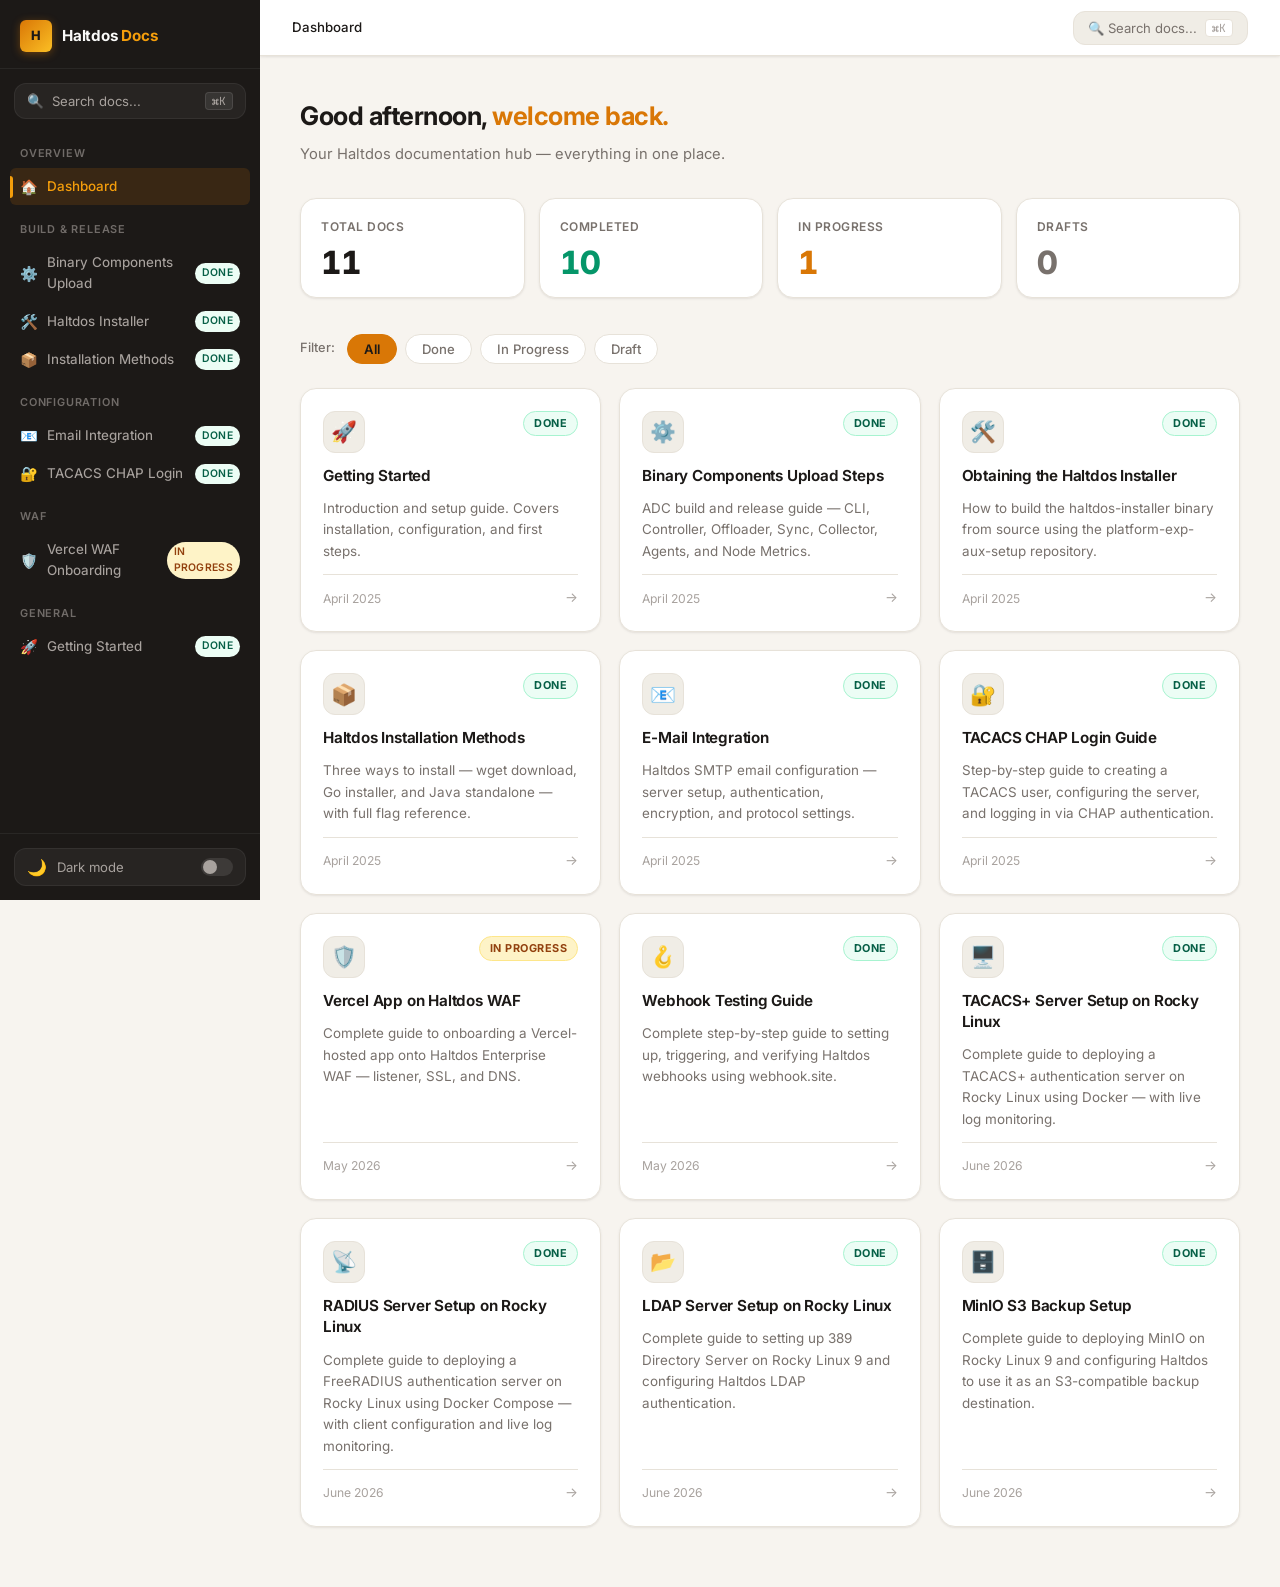
<file: index.html>
<!DOCTYPE html>
<html lang="en" data-theme="light">

<head>
    <meta charset="UTF-8" />
    <meta name="viewport" content="width=device-width, initial-scale=1.0" />
    <title>Haltdos Docs</title>
    <link rel="stylesheet" href="style.css" />
</head>

<body>

    <!-- ══════════════════════════════════════
       SPOTLIGHT SEARCH MODAL
  ══════════════════════════════════════ -->
    <div class="search-overlay" id="searchOverlay">
        <div class="search-modal">
            <div class="search-input-wrap">
                <span class="search-input-icon">🔍</span>
                <input type="text" class="search-input" id="searchInput" placeholder="Search documentation..."
                    autocomplete="off" />
                <span class="search-esc" id="searchClose">ESC</span>
            </div>
            <div class="search-results" id="searchResults"></div>
            <div class="search-footer">
                <span><kbd>↑</kbd> <kbd>↓</kbd> navigate</span>
                <span><kbd>↵</kbd> open</span>
                <span><kbd>ESC</kbd> close</span>
            </div>
        </div>
    </div>

    <!-- ══════════════════════════════════════
       SIDEBAR
  ══════════════════════════════════════ -->
    <aside class="sidebar" id="sidebar">

        <!-- Logo -->
        <div class="sidebar-logo">
            <a href="index.html">
                <div class="logo-mark">H</div>
                <div class="logo-text">Haltdos <span>Docs</span></div>
            </a>
        </div>

        <!-- Search trigger -->
        <div class="sidebar-search">
            <button class="sidebar-search-btn" id="sidebarSearchBtn">
                <span class="search-icon">🔍</span>
                Search docs...
                <span class="sidebar-search-kbd">⌘K</span>
            </button>
        </div>

        <!-- Nav -->
        <nav class="sidebar-nav">

            <div class="nav-section">
                <div class="nav-section-title">Overview</div>
                <a class="nav-item active" href="index.html">
                    <span class="nav-item-icon">🏠</span>
                    Dashboard
                </a>
            </div>

            <div class="nav-section">
                <div class="nav-section-title">Build & Release</div>
                <a class="nav-item" href="docs/binary-components-upload.html">
                    <span class="nav-item-icon">⚙️</span>
                    Binary Components Upload
                    <span class="nav-item-tag done">Done</span>
                </a>
                <a class="nav-item" href="docs/haltdos-installer.html">
                    <span class="nav-item-icon">🛠️</span>
                    Haltdos Installer
                    <span class="nav-item-tag done">Done</span>
                </a>
                <a class="nav-item" href="docs/installer-methods.html">
                    <span class="nav-item-icon">📦</span>
                    Installation Methods
                    <span class="nav-item-tag done">Done</span>
                </a>
            </div>

            <div class="nav-section">
                <div class="nav-section-title">Configuration</div>
                <a class="nav-item" href="docs/email-integration.html">
                    <span class="nav-item-icon">📧</span>
                    Email Integration
                    <span class="nav-item-tag done">Done</span>
                </a>
                <a class="nav-item" href="docs/tacacs-chap-login.html">
                    <span class="nav-item-icon">🔐</span>
                    TACACS CHAP Login
                    <span class="nav-item-tag done">Done</span>
                </a>
            </div>

            <div class="nav-section">
                <div class="nav-section-title">WAF</div>
                <a class="nav-item" href="docs/vercel-waf-onboarding.html">
                    <span class="nav-item-icon">🛡️</span>
                    Vercel WAF Onboarding
                    <span class="nav-item-tag progress">In Progress</span>
                </a>
            </div>

            <div class="nav-section">
                <div class="nav-section-title">General</div>
                <a class="nav-item" href="docs/getting-started.html">
                    <span class="nav-item-icon">🚀</span>
                    Getting Started
                    <span class="nav-item-tag done">Done</span>
                </a>
            </div>

        </nav>

        <!-- Footer — Theme Toggle -->
        <div class="sidebar-footer">
            <button class="theme-toggle" id="themeToggle">
                <span class="theme-toggle-icon" id="themeIcon">🌙</span>
                <span class="theme-toggle-label" id="themeLabel">Dark mode</span>
                <div class="theme-toggle-pill"></div>
            </button>
        </div>

    </aside>

    <!-- ══════════════════════════════════════
       MAIN WRAPPER
  ══════════════════════════════════════ -->
    <div class="main-wrapper">

        <!-- Topbar -->
        <header class="topbar">
            <div class="topbar-breadcrumb">
                <span class="current">Dashboard</span>
            </div>
            <button class="topbar-search-btn" id="topbarSearchBtn">
                🔍 Search docs...
                <span class="topbar-search-kbd">⌘K</span>
            </button>
        </header>

        <!-- Hero -->
        <section class="dashboard-hero animate-in">
            <div class="dashboard-greeting" id="greeting">
                Good morning, <span>welcome back.</span>
            </div>
            <div class="dashboard-subtitle">
                Your Haltdos documentation hub — everything in one place.
            </div>

            <!-- Stats Row -->
            <div class="stats-row">
                <div class="stat-card">
                    <div class="stat-label">Total Docs</div>
                    <div class="stat-value" id="statTotal">0</div>
                </div>
                <div class="stat-card">
                    <div class="stat-label">Completed</div>
                    <div class="stat-value green" id="statDone">0</div>
                </div>
                <div class="stat-card">
                    <div class="stat-label">In Progress</div>
                    <div class="stat-value amber" id="statProgress">0</div>
                </div>
                <div class="stat-card">
                    <div class="stat-label">Drafts</div>
                    <div class="stat-value stone" id="statDraft">0</div>
                </div>
            </div>
        </section>

        <!-- Filters -->
        <div class="filters-row">
            <span class="filters-label">Filter:</span>
            <button class="filter-btn active" data-filter="all">All</button>
            <button class="filter-btn" data-filter="done">Done</button>
            <button class="filter-btn" data-filter="in-progress">In Progress</button>
            <button class="filter-btn" data-filter="draft">Draft</button>
        </div>

        <!-- Cards Grid -->
        <div class="cards-grid" id="cardsGrid">













            <!-- Card: Getting Started -->
            <a class="card" href="docs/getting-started.html" data-status="done" data-title="Getting Started"
                data-desc="Introduction and setup guide for the project">
                <div class="card-top">
                    <div class="card-icon">🚀</div>
                    <span class="tag done">Done</span>
                </div>
                <h3>Getting Started</h3>
                <p>Introduction and setup guide. Covers installation, configuration, and first steps.</p>
                <div class="card-footer">
                    <span>April 2025</span>
                    <span class="card-arrow">→</span>
                </div>
            </a>


























            <!-- Card: Binary Components -->
            <a class="card" href="docs/binary-components-upload.html" data-status="done"
                data-title="Binary Components Upload" data-desc="ADC build and release guide for all components">
                <div class="card-top">
                    <div class="card-icon">⚙️</div>
                    <span class="tag done">Done</span>
                </div>
                <h3>Binary Components Upload Steps</h3>
                <p>ADC build and release guide — CLI, Controller, Offloader, Sync, Collector, Agents, and Node Metrics.
                </p>
                <div class="card-footer">
                    <span>April 2025</span>
                    <span class="card-arrow">→</span>
                </div>
            </a>

            <!-- Card: Haltdos Installer -->
            <a class="card" href="docs/haltdos-installer.html" data-status="done" data-title="Haltdos Installer"
                data-desc="Build the haltdos-installer binary from source">
                <div class="card-top">
                    <div class="card-icon">🛠️</div>
                    <span class="tag done">Done</span>
                </div>
                <h3>Obtaining the Haltdos Installer</h3>
                <p>How to build the haltdos-installer binary from source using the platform-exp-aux-setup repository.
                </p>
                <div class="card-footer">
                    <span>April 2025</span>
                    <span class="card-arrow">→</span>
                </div>
            </a>

            <!-- Card: Installation Methods -->
            <a class="card" href="docs/installer-methods.html" data-status="done"
                data-title="Haltdos Installation Methods" data-desc="Three ways to install Haltdos on Rocky Linux">
                <div class="card-top">
                    <div class="card-icon">📦</div>
                    <span class="tag done">Done</span>
                </div>
                <h3>Haltdos Installation Methods</h3>
                <p>Three ways to install — wget download, Go installer, and Java standalone — with full flag reference.
                </p>
                <div class="card-footer">
                    <span>April 2025</span>
                    <span class="card-arrow">→</span>
                </div>
            </a>

            <!-- Card: Email Integration -->
            <a class="card" href="docs/email-integration.html" data-status="done" data-title="Email Integration"
                data-desc="Haltdos SMTP email configuration">
                <div class="card-top">
                    <div class="card-icon">📧</div>
                    <span class="tag done">Done</span>
                </div>
                <h3>E-Mail Integration</h3>
                <p>Haltdos SMTP email configuration — server setup, authentication, encryption, and protocol settings.
                </p>
                <div class="card-footer">
                    <span>April 2025</span>
                    <span class="card-arrow">→</span>
                </div>
            </a>

            <!-- Card: TACACS -->
            <a class="card" href="docs/tacacs-chap-login.html" data-status="done" data-title="TACACS CHAP Login Guide"
                data-desc="TACACS user setup and CHAP authentication">
                <div class="card-top">
                    <div class="card-icon">🔐</div>
                    <span class="tag done">Done</span>
                </div>
                <h3>TACACS CHAP Login Guide</h3>
                <p>Step-by-step guide to creating a TACACS user, configuring the server, and logging in via CHAP
                    authentication.</p>
                <div class="card-footer">
                    <span>April 2025</span>
                    <span class="card-arrow">→</span>
                </div>
            </a>

            <!-- Card: Vercel WAF -->
            <a class="card" href="docs/vercel-waf-onboarding.html" data-status="in-progress"
                data-title="Vercel App on Haltdos WAF" data-desc="Onboard Vercel app onto Haltdos Enterprise WAF">
                <div class="card-top">
                    <div class="card-icon">🛡️</div>
                    <span class="tag in-progress">In Progress</span>
                </div>
                <h3>Vercel App on Haltdos WAF</h3>
                <p>Complete guide to onboarding a Vercel-hosted app onto Haltdos Enterprise WAF — listener, SSL, and
                    DNS.</p>
                <div class="card-footer">
                    <span>May 2026</span>
                    <span class="card-arrow">→</span>
                </div>
            </a>

            <!-- Card: Webhook Testing -->
            <a class="card" href="docs/webhook-testing-guide.html" data-status="done" data-title="Webhook Testing Guide"
                data-desc="Step-by-step webhook verification using webhook.site">
                <div class="card-top">
                    <div class="card-icon">🪝</div>
                    <span class="tag done">Done</span>
                </div>
                <h3>Webhook Testing Guide</h3>
                <p>Complete step-by-step guide to setting up, triggering, and verifying Haltdos webhooks using
                    webhook.site.</p>
                <div class="card-footer">
                    <span>May 2026</span>
                    <span class="card-arrow">→</span>
                </div>
            </a>

            <!-- Card: TACACS+ Server Setup -->
            <a class="card" href="docs/tacacs-server-setup-rocky.html" data-status="done"
                data-title="TACACS+ Server Setup Rocky Linux"
                data-desc="Setup TACACS+ server on Rocky Linux using Docker">
                <div class="card-top">
                    <div class="card-icon">🖥️</div>
                    <span class="tag done">Done</span>
                </div>
                <h3>TACACS+ Server Setup on Rocky Linux</h3>
                <p>Complete guide to deploying a TACACS+ authentication server on Rocky Linux using Docker — with live
                    log monitoring.</p>
                <div class="card-footer">
                    <span>June 2026</span>
                    <span class="card-arrow">→</span>
                </div>
            </a>

            <!-- Card: RADIUS Server Setup -->
            <a class="card" href="docs/radius-server-setup-rocky.html" data-status="done"
                data-title="RADIUS Server Setup Rocky Linux"
                data-desc="Setup FreeRADIUS server on Rocky Linux using Docker Compose">
                <div class="card-top">
                    <div class="card-icon">📡</div>
                    <span class="tag done">Done</span>
                </div>
                <h3>RADIUS Server Setup on Rocky Linux</h3>
                <p>Complete guide to deploying a FreeRADIUS authentication server on Rocky Linux using Docker Compose —
                    with client configuration and live log monitoring.</p>
                <div class="card-footer">
                    <span>June 2026</span>
                    <span class="card-arrow">→</span>
                </div>
            </a>

            <!-- Card: LDAP Server Setup -->
            <a class="card" href="docs/ldap-server-setup-rocky.html" data-status="done"
                data-title="LDAP Server Setup Rocky Linux"
                data-desc="Setup 389 Directory Server and integrate with Haltdos">
                <div class="card-top">
                    <div class="card-icon">📂</div>
                    <span class="tag done">Done</span>
                </div>
                <h3>LDAP Server Setup on Rocky Linux</h3>
                <p>Complete guide to setting up 389 Directory Server on Rocky Linux 9 and configuring Haltdos LDAP
                    authentication.</p>
                <div class="card-footer">
                    <span>June 2026</span>
                    <span class="card-arrow">→</span>
                </div>
            </a>

            <!-- Card: MinIO S3 Backup -->
            <a class="card" href="docs/minio-s3-backup-setup.html" data-status="done" data-title="MinIO S3 Backup Setup"
                data-desc="Setup MinIO on Rocky Linux for Haltdos S3 backup">
                <div class="card-top">
                    <div class="card-icon">🗄️</div>
                    <span class="tag done">Done</span>
                </div>
                <h3>MinIO S3 Backup Setup</h3>
                <p>Complete guide to deploying MinIO on Rocky Linux 9 and configuring Haltdos to use it as an
                    S3-compatible backup destination.</p>
                <div class="card-footer">
                    <span>June 2026</span>
                    <span class="card-arrow">→</span>
                </div>
            </a>

























            <!-- Empty state -->
            <div class="empty-state" id="emptyState">
                <div class="empty-state-icon">🔍</div>
                No docs found matching your search.
            </div>

        </div>
        <!-- end cards-grid -->

    </div>
    <!-- end main-wrapper -->

    <!-- ══════════════════════════════════════
       JAVASCRIPT
  ══════════════════════════════════════ -->
    <script>
        (() => {

            // ── Docs registry (used by search) ──
            const DOCS = [
                { title: 'Getting Started', icon: '🚀', status: 'done', desc: 'Introduction and setup guide for the project', href: 'docs/getting-started.html' },
                { title: 'Binary Components Upload', icon: '⚙️', status: 'done', desc: 'ADC build and release guide for all components', href: 'docs/binary-components-upload.html' },
                { title: 'Haltdos Installer', icon: '🛠️', status: 'done', desc: 'Build the haltdos-installer binary from source', href: 'docs/haltdos-installer.html' },
                { title: 'Haltdos Installation Methods', icon: '📦', status: 'done', desc: 'wget, Go installer, and Java standalone methods', href: 'docs/installer-methods.html' },
                { title: 'Email Integration', icon: '📧', status: 'done', desc: 'SMTP email configuration — server, auth, encryption', href: 'docs/email-integration.html' },
                { title: 'TACACS CHAP Login Guide', icon: '🔐', status: 'done', desc: 'TACACS user setup and CHAP authentication login', href: 'docs/tacacs-chap-login.html' },
                { title: 'Vercel App on Haltdos WAF', icon: '🛡️', status: 'in-progress', desc: 'Onboard a Vercel app onto the Haltdos Enterprise WAF', href: 'docs/vercel-waf-onboarding.html' },
                { title: 'Webhook Testing Guide', icon: '🪝', status: 'done', desc: 'Step-by-step webhook verification using webhook.site', href: 'docs/webhook-testing-guide.html' },
                { title: 'TACACS+ Server Setup Rocky Linux', icon: '🖥️', status: 'done', desc: 'Setup TACACS+ server on Rocky Linux using Docker', href: 'docs/tacacs-server-setup-rocky.html' },
                { title: 'RADIUS Server Setup Rocky Linux', icon: '📡', status: 'done', desc: 'Setup FreeRADIUS server on Rocky Linux using Docker Compose', href: 'docs/radius-server-setup-rocky.html' },
                { title: 'LDAP Server Setup Rocky Linux', icon: '📡', status: 'done', desc: 'Setup 389 Directory Server on Rocky Linux using Docker Compose', href: 'docs/ldap-server-setup-rocky.html' },
            ];

            // ── Greeting based on time ──
            const hour = new Date().getHours();
            const greet = hour < 12 ? 'Good morning,' : hour < 18 ? 'Good afternoon,' : 'Good evening,';
            document.getElementById('greeting').innerHTML = `${greet} <span>welcome back.</span>`;

            // ── Animate stats counters ──
            function animateCount(el, target, delay = 0) {
                setTimeout(() => {
                    let current = 0;
                    const step = Math.ceil(target / 20);
                    const timer = setInterval(() => {
                        current = Math.min(current + step, target);
                        el.textContent = current;
                        if (current >= target) clearInterval(timer);
                    }, 40);
                }, delay);
            }

            const done = DOCS.filter(d => d.status === 'done').length;
            const progress = DOCS.filter(d => d.status === 'in-progress').length;
            const draft = DOCS.filter(d => d.status === 'draft').length;

            animateCount(document.getElementById('statTotal'), DOCS.length, 300);
            animateCount(document.getElementById('statDone'), done, 400);
            animateCount(document.getElementById('statProgress'), progress, 500);
            animateCount(document.getElementById('statDraft'), draft, 600);

            // ── Filter buttons ──
            const filterBtns = document.querySelectorAll('.filter-btn');
            const cards = document.querySelectorAll('.card');
            const emptyState = document.getElementById('emptyState');
            let activeFilter = 'all';
            let searchQuery = '';

            filterBtns.forEach(btn => {
                btn.addEventListener('click', () => {
                    filterBtns.forEach(b => b.classList.remove('active'));
                    btn.classList.add('active');
                    activeFilter = btn.dataset.filter;
                    applyFilters();
                });
            });

            function applyFilters() {
                let visible = 0;
                cards.forEach(card => {
                    const titleMatch = card.dataset.title.toLowerCase().includes(searchQuery);
                    const descMatch = card.dataset.desc.toLowerCase().includes(searchQuery);
                    const filterMatch = activeFilter === 'all' || card.dataset.status === activeFilter;
                    if ((titleMatch || descMatch) && filterMatch) {
                        card.style.display = 'flex';
                        visible++;
                    } else {
                        card.style.display = 'none';
                    }
                });
                emptyState.style.display = visible === 0 ? 'block' : 'none';
            }

            // ── Spotlight Search ──
            const overlay = document.getElementById('searchOverlay');
            const searchInput = document.getElementById('searchInput');
            const searchResults = document.getElementById('searchResults');
            let selectedIdx = -1;

            function openSearch() {
                overlay.classList.add('open');
                searchInput.focus();
                renderResults('');
            }

            function closeSearch() {
                overlay.classList.remove('open');
                searchInput.value = '';
                selectedIdx = -1;
            }

            function renderResults(query) {
                const q = query.toLowerCase().trim();
                const filtered = q === ''
                    ? DOCS
                    : DOCS.filter(d =>
                        d.title.toLowerCase().includes(q) ||
                        d.desc.toLowerCase().includes(q)
                    );

                if (filtered.length === 0) {
                    searchResults.innerHTML = `<div class="search-empty">No results for "<strong>${query}</strong>"</div>`;
                    return;
                }

                searchResults.innerHTML = filtered.map((doc, i) => `
        <a class="search-result-item ${i === selectedIdx ? 'selected' : ''}"
           href="${doc.href}">
          <div class="search-result-icon">${doc.icon}</div>
          <div class="search-result-text">
            <div class="search-result-title">${doc.title}</div>
            <div class="search-result-desc">${doc.desc}</div>
          </div>
          <span class="search-result-tag ${doc.status === 'done' ? 'done' : doc.status === 'in-progress' ? 'progress' : 'draft'}">
            ${doc.status === 'in-progress' ? 'In Progress' : doc.status.charAt(0).toUpperCase() + doc.status.slice(1)}
          </span>
        </a>
      `).join('');
            }

            searchInput.addEventListener('input', e => {
                searchQuery = e.target.value.toLowerCase().trim();
                selectedIdx = -1;
                renderResults(e.target.value);
                applyFilters();
            });

            // keyboard navigation inside modal
            searchInput.addEventListener('keydown', e => {
                const items = searchResults.querySelectorAll('.search-result-item');
                if (e.key === 'ArrowDown') {
                    e.preventDefault();
                    selectedIdx = Math.min(selectedIdx + 1, items.length - 1);
                    items.forEach((el, i) => el.classList.toggle('selected', i === selectedIdx));
                    items[selectedIdx]?.scrollIntoView({ block: 'nearest' });
                } else if (e.key === 'ArrowUp') {
                    e.preventDefault();
                    selectedIdx = Math.max(selectedIdx - 1, 0);
                    items.forEach((el, i) => el.classList.toggle('selected', i === selectedIdx));
                    items[selectedIdx]?.scrollIntoView({ block: 'nearest' });
                } else if (e.key === 'Enter' && selectedIdx >= 0) {
                    items[selectedIdx]?.click();
                } else if (e.key === 'Escape') {
                    closeSearch();
                }
            });

            // open triggers
            document.getElementById('topbarSearchBtn').addEventListener('click', openSearch);
            document.getElementById('sidebarSearchBtn').addEventListener('click', openSearch);
            document.getElementById('searchClose').addEventListener('click', closeSearch);
            overlay.addEventListener('click', e => { if (e.target === overlay) closeSearch(); });

            // ⌘K / Ctrl+K global shortcut
            document.addEventListener('keydown', e => {
                if ((e.metaKey || e.ctrlKey) && e.key === 'k') {
                    e.preventDefault();
                    overlay.classList.contains('open') ? closeSearch() : openSearch();
                }
            });

            // ── Dark Mode ──
            const themeToggle = document.getElementById('themeToggle');
            const themeIcon = document.getElementById('themeIcon');
            const themeLabel = document.getElementById('themeLabel');
            const html = document.documentElement;

            const savedTheme = localStorage.getItem('hd-theme') || 'light';
            html.setAttribute('data-theme', savedTheme);
            updateThemeUI(savedTheme);

            themeToggle.addEventListener('click', () => {
                const current = html.getAttribute('data-theme');
                const next = current === 'light' ? 'dark' : 'light';
                html.setAttribute('data-theme', next);
                localStorage.setItem('hd-theme', next);
                updateThemeUI(next);
            });

            function updateThemeUI(theme) {
                if (theme === 'dark') {
                    themeIcon.textContent = '☀️';
                    themeLabel.textContent = 'Light mode';
                } else {
                    themeIcon.textContent = '🌙';
                    themeLabel.textContent = 'Dark mode';
                }
            }

        })();
    </script>

</body>

</html>
</file>
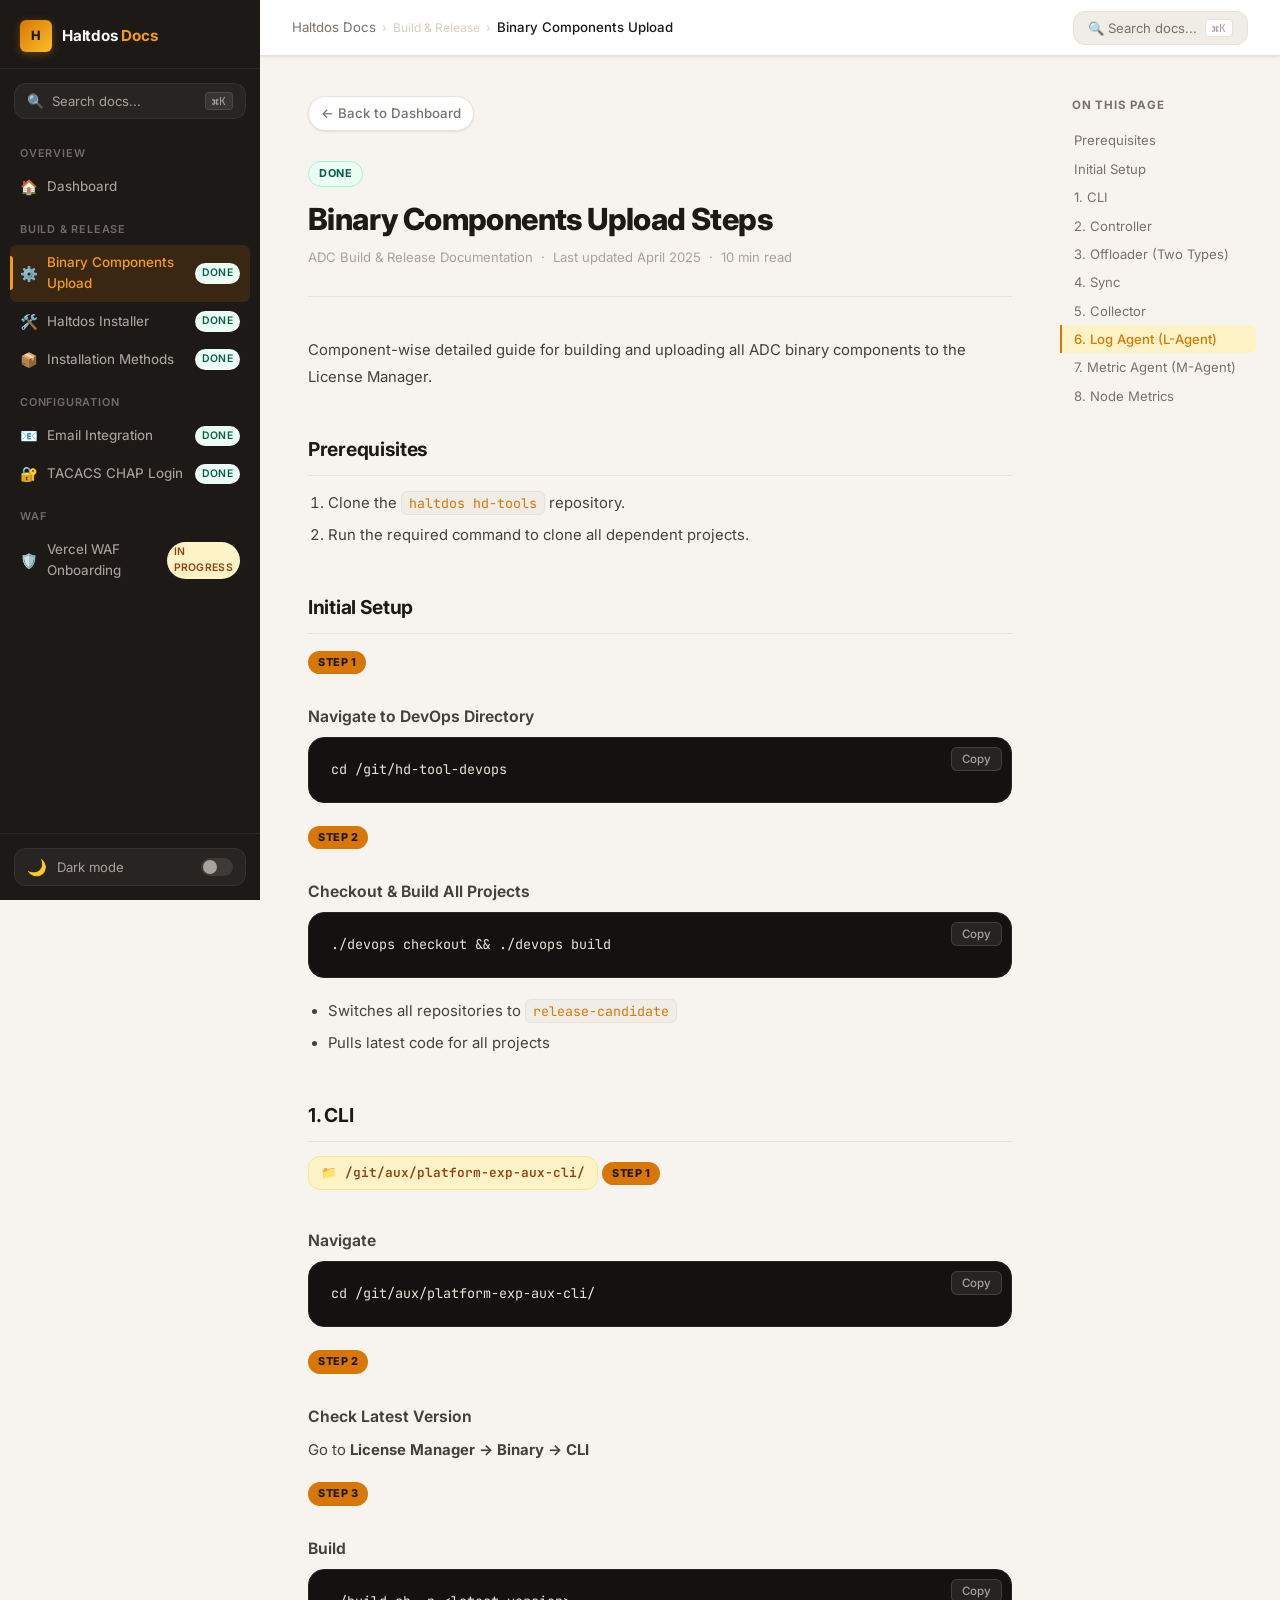
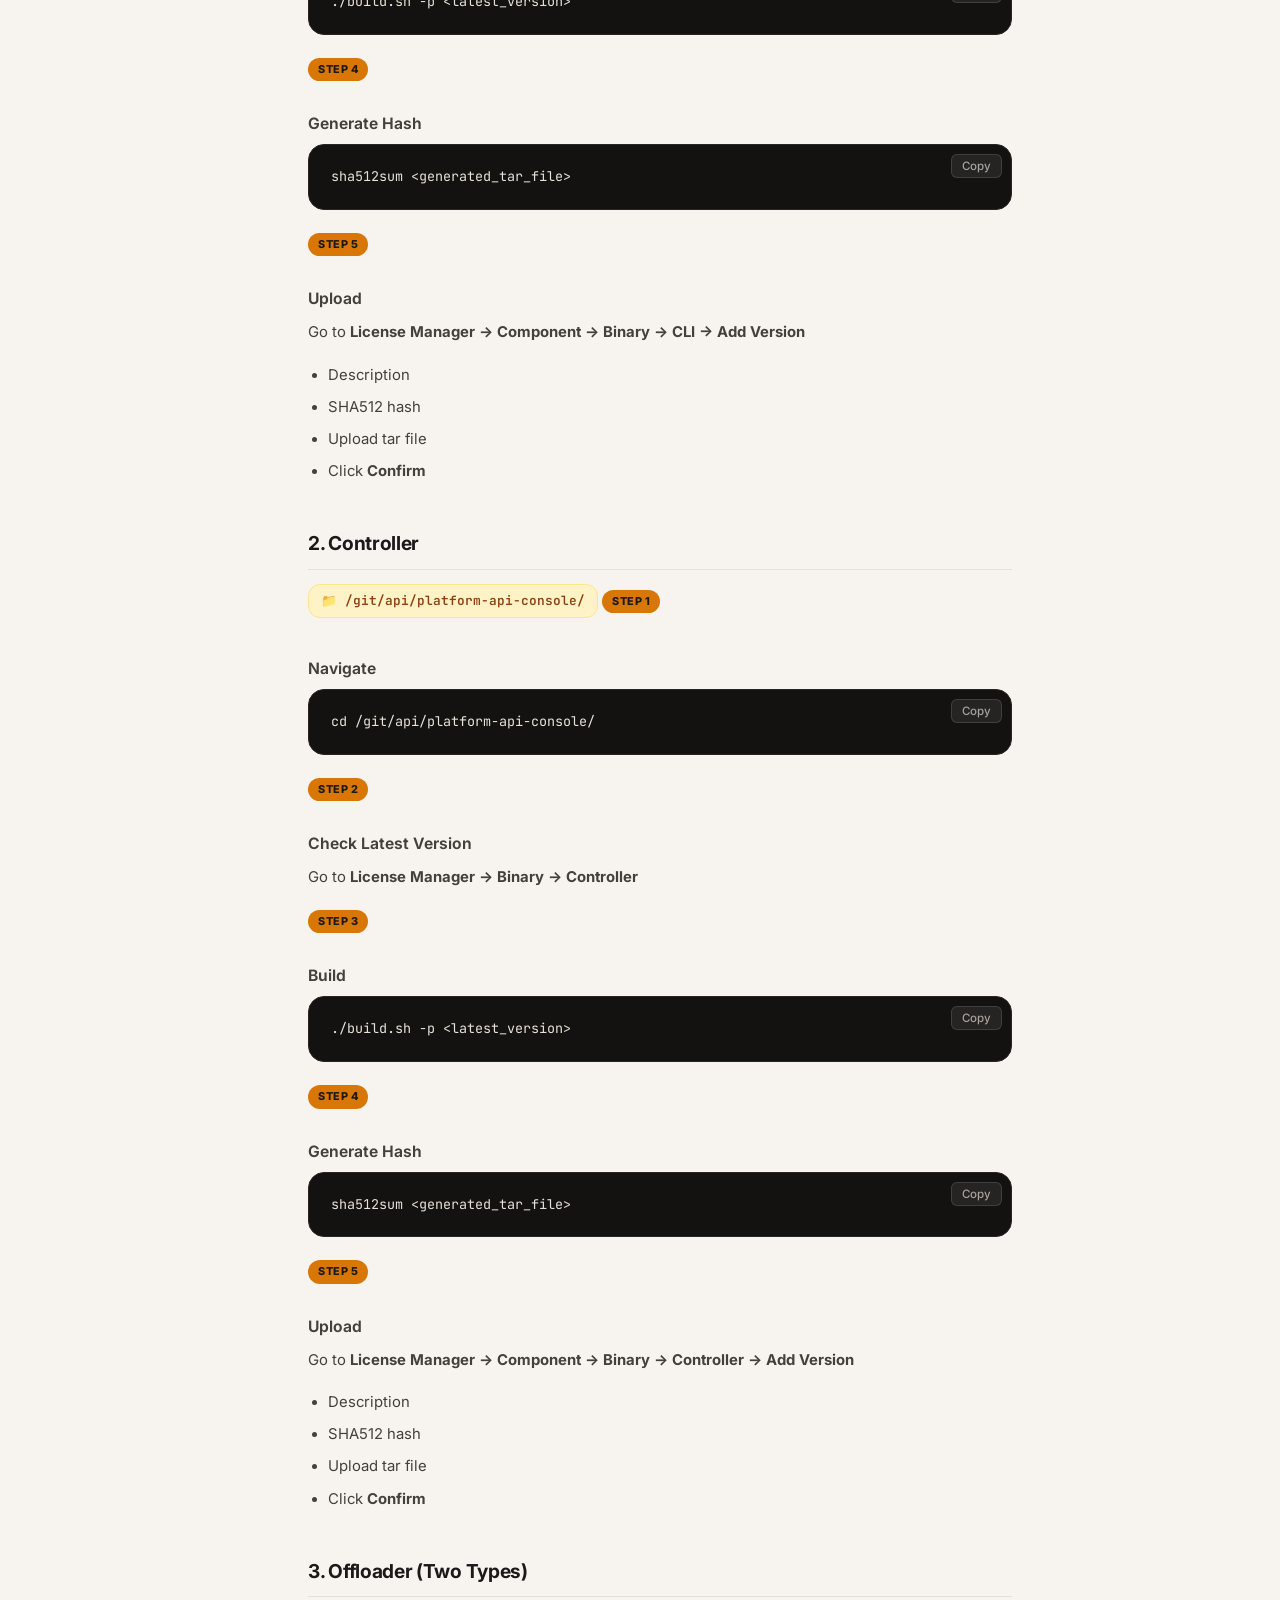
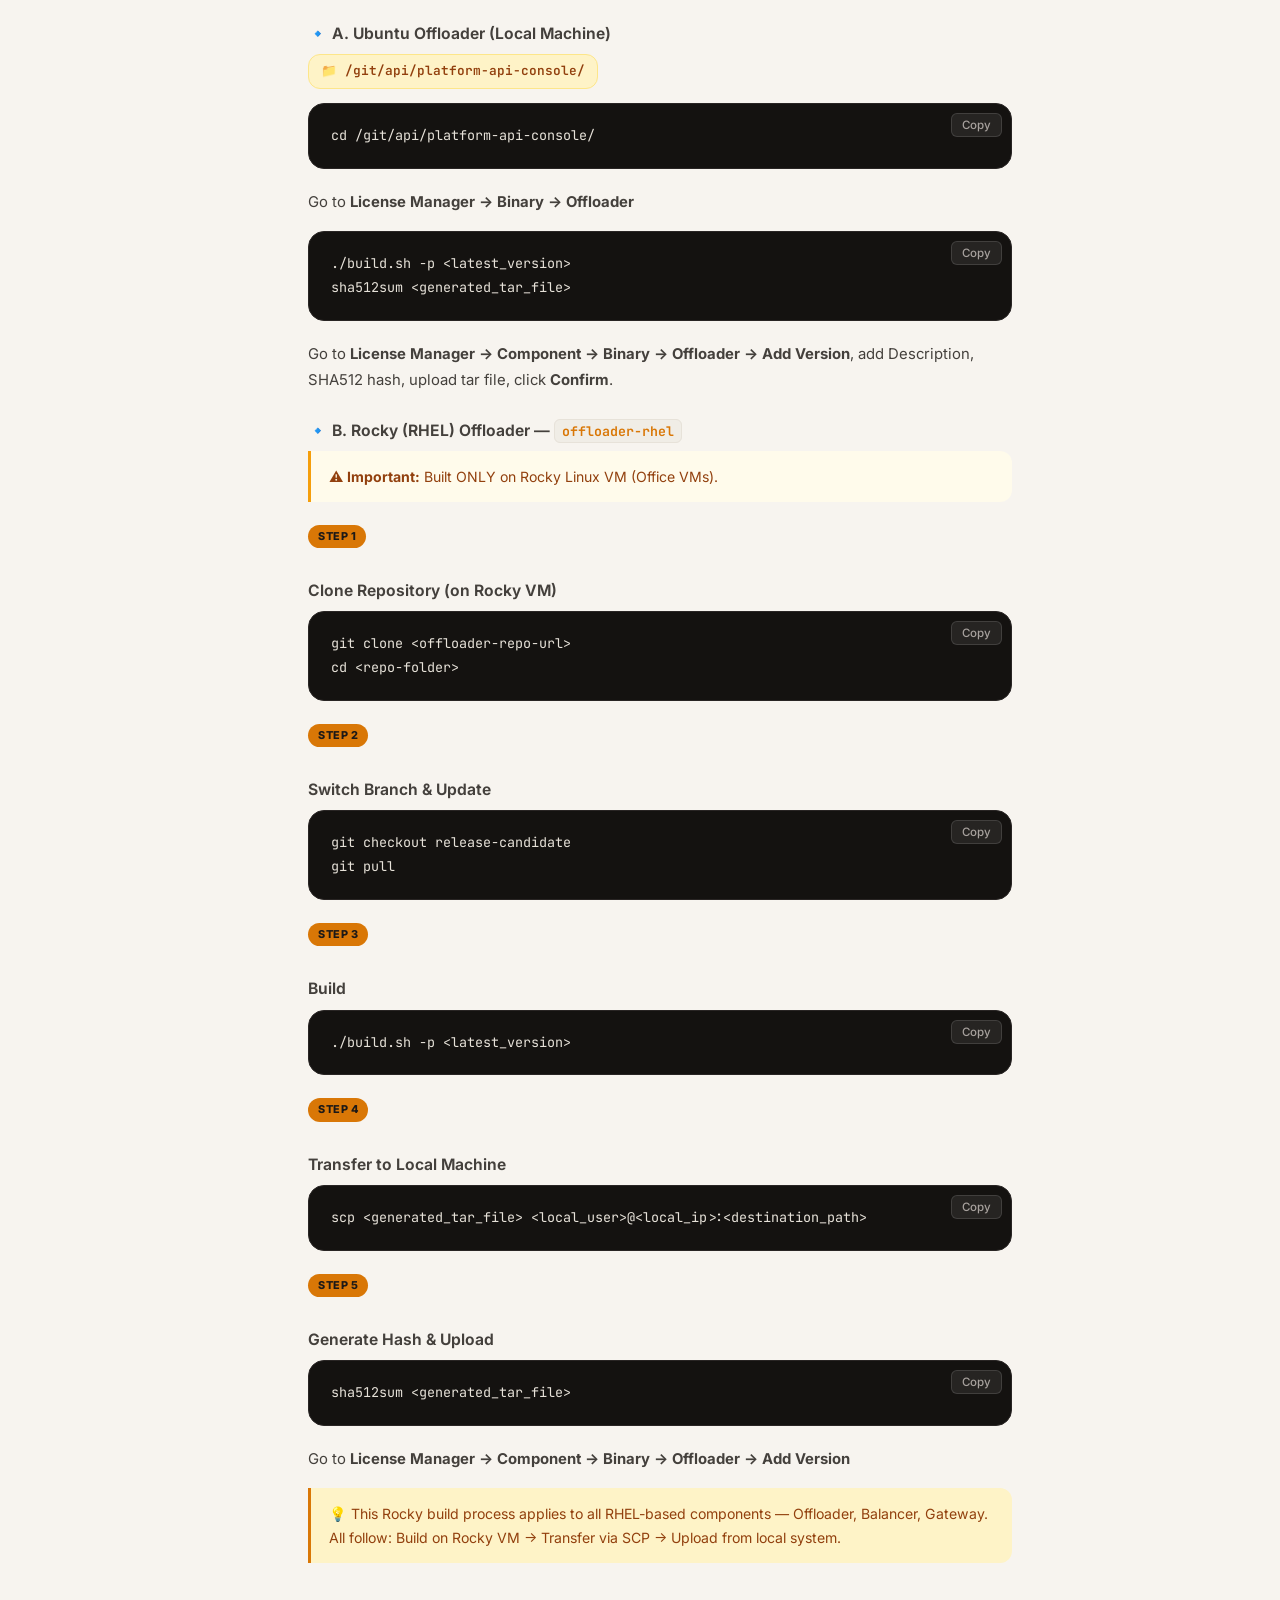
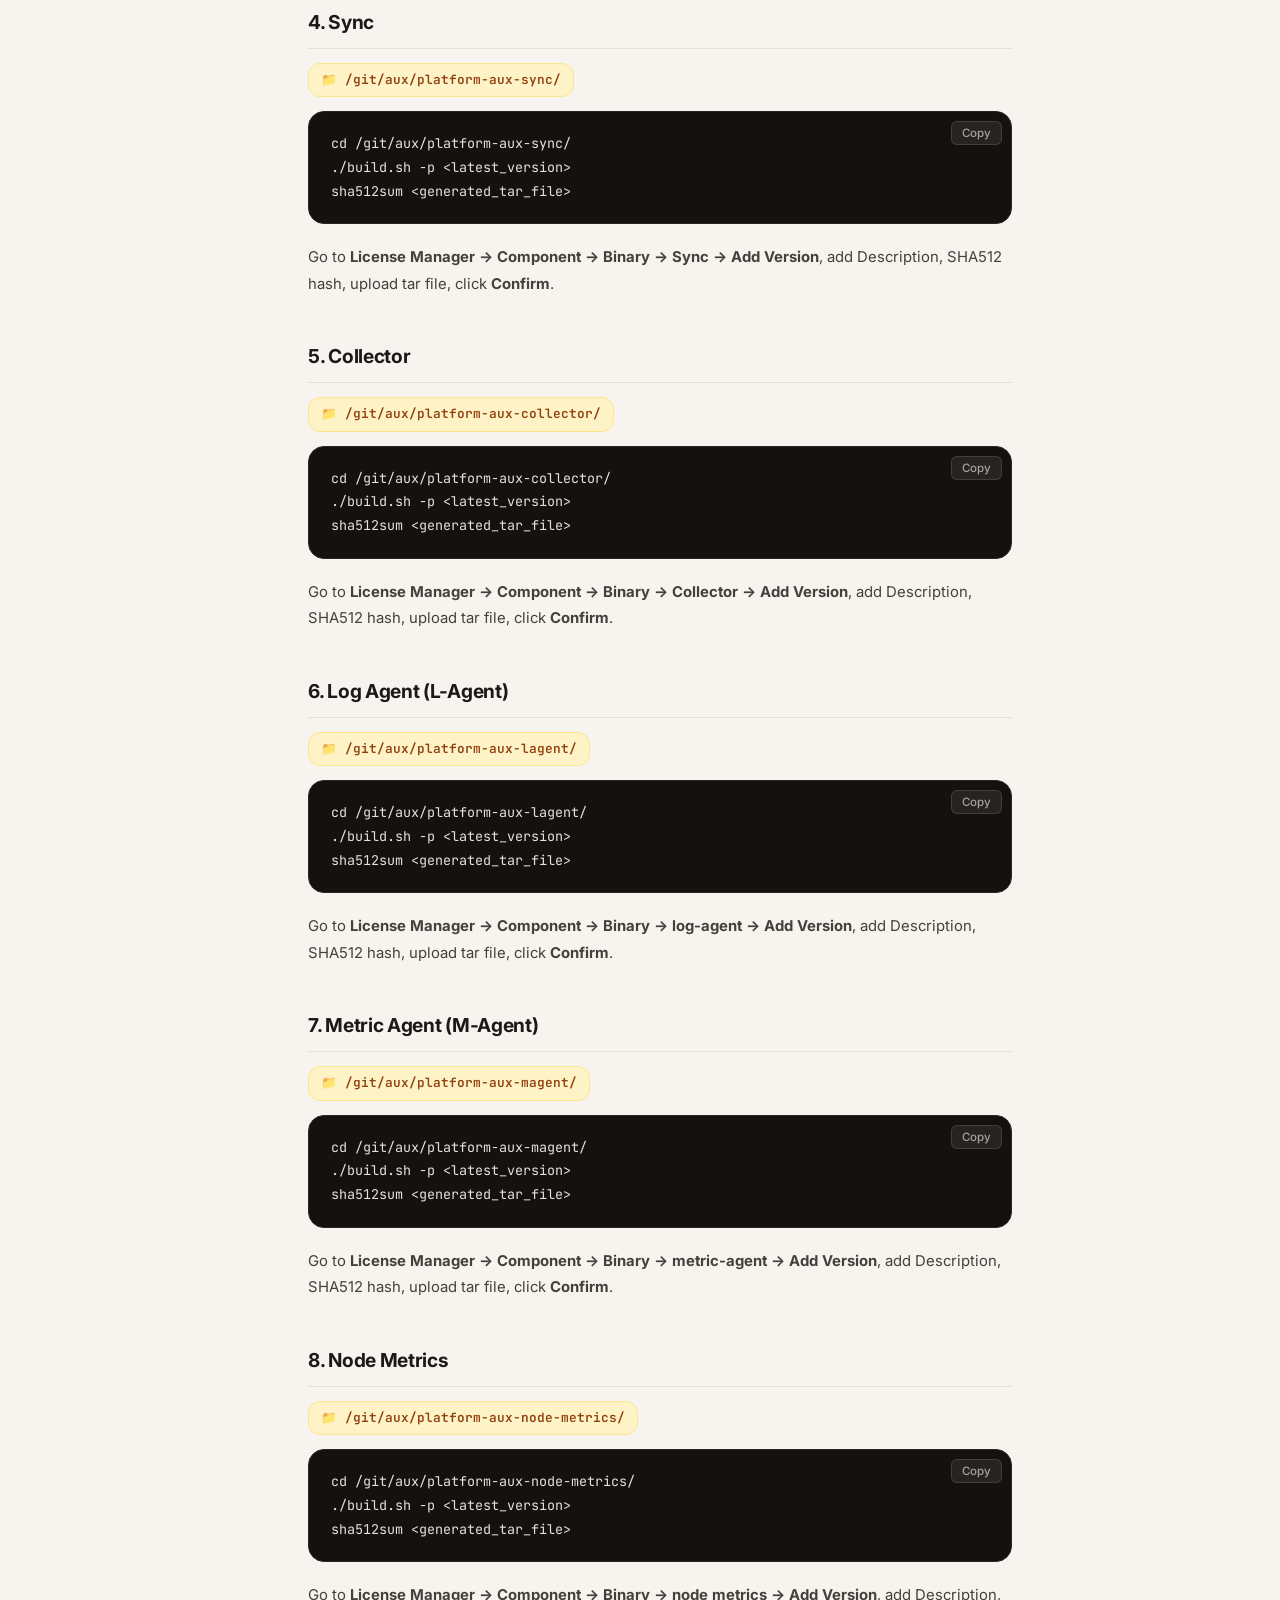
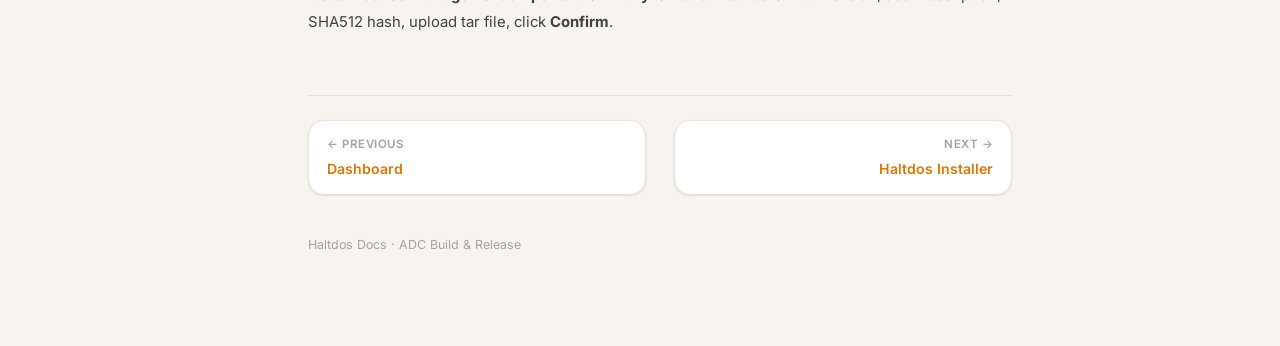
<file: docs/binary-components-upload.html>
<!DOCTYPE html>
<html lang="en" data-theme="light">

<head>
    <meta charset="UTF-8" />
    <meta name="viewport" content="width=device-width, initial-scale=1.0" />
    <title>Binary Components Upload · Haltdos Docs</title>
    <link rel="stylesheet" href="../style.css" />
</head>

<body>

    <div id="progress-bar"></div>

    <!-- Search Modal -->
    <div class="search-overlay" id="searchOverlay">
        <div class="search-modal">
            <div class="search-input-wrap">
                <span class="search-input-icon">🔍</span>
                <input type="text" class="search-input" id="searchInput" placeholder="Search documentation..."
                    autocomplete="off" />
                <span class="search-esc" id="searchClose">ESC</span>
            </div>
            <div class="search-results" id="searchResults"></div>
            <div class="search-footer">
                <span><kbd>↑</kbd> <kbd>↓</kbd> navigate</span>
                <span><kbd>↵</kbd> open</span>
                <span><kbd>ESC</kbd> close</span>
            </div>
        </div>
    </div>

    <!-- Sidebar -->
    <aside class="sidebar">
        <div class="sidebar-logo">
            <a href="../index.html">
                <div class="logo-mark">H</div>
                <div class="logo-text">Haltdos <span>Docs</span></div>
            </a>
        </div>
        <div class="sidebar-search">
            <button class="sidebar-search-btn" id="sidebarSearchBtn">
                <span class="search-icon">🔍</span>
                Search docs...
                <span class="sidebar-search-kbd">⌘K</span>
            </button>
        </div>
        <nav class="sidebar-nav">
            <div class="nav-section">
                <div class="nav-section-title">Overview</div>
                <a class="nav-item" href="../index.html"><span class="nav-item-icon">🏠</span>Dashboard</a>
            </div>
            <div class="nav-section">
                <div class="nav-section-title">Build & Release</div>
                <a class="nav-item active" href="binary-components-upload.html"><span
                        class="nav-item-icon">⚙️</span>Binary Components Upload<span
                        class="nav-item-tag done">Done</span></a>
                <a class="nav-item" href="haltdos-installer.html"><span class="nav-item-icon">🛠️</span>Haltdos
                    Installer<span class="nav-item-tag done">Done</span></a>
                <a class="nav-item" href="installer-methods.html"><span class="nav-item-icon">📦</span>Installation
                    Methods<span class="nav-item-tag done">Done</span></a>
            </div>
            <div class="nav-section">
                <div class="nav-section-title">Configuration</div>
                <a class="nav-item" href="email-integration.html"><span class="nav-item-icon">📧</span>Email
                    Integration<span class="nav-item-tag done">Done</span></a>
                <a class="nav-item" href="tacacs-chap-login.html"><span class="nav-item-icon">🔐</span>TACACS CHAP
                    Login<span class="nav-item-tag done">Done</span></a>
            </div>
            <div class="nav-section">
                <div class="nav-section-title">WAF</div>
                <a class="nav-item" href="vercel-waf-onboarding.html"><span class="nav-item-icon">🛡️</span>Vercel WAF
                    Onboarding<span class="nav-item-tag progress">In Progress</span></a>
            </div>
        </nav>
        <div class="sidebar-footer">
            <button class="theme-toggle" id="themeToggle">
                <span class="theme-toggle-icon" id="themeIcon">🌙</span>
                <span class="theme-toggle-label" id="themeLabel">Dark mode</span>
                <div class="theme-toggle-pill"></div>
            </button>
        </div>
    </aside>

    <!-- Main -->
    <div class="main-wrapper">
        <header class="topbar">
            <div class="topbar-breadcrumb">
                <a href="../index.html">Haltdos Docs</a>
                <span class="sep">›</span>
                <span class="sep">Build & Release</span>
                <span class="sep">›</span>
                <span class="current">Binary Components Upload</span>
            </div>
            <button class="topbar-search-btn" id="topbarSearchBtn">
                🔍 Search docs...
                <span class="topbar-search-kbd">⌘K</span>
            </button>
        </header>

        <div class="doc-layout">
            <main class="doc-content-wrap">

                <a class="back-btn" href="../index.html">← Back to Dashboard</a>

                <div class="doc-header">
                    <span class="tag done">Done</span>
                    <h1>Binary Components Upload Steps</h1>
                    <div class="doc-meta">ADC Build & Release Documentation &nbsp;·&nbsp; Last updated April 2025
                        &nbsp;·&nbsp; 10 min read</div>
                </div>

                <div class="doc-content" id="docContent">

                    <p>Component-wise detailed guide for building and uploading all ADC binary components to the License
                        Manager.</p>

                    <h2 id="prerequisites">Prerequisites</h2>
                    <ol>
                        <li>Clone the <code>haltdos hd-tools</code> repository.</li>
                        <li>Run the required command to clone all dependent projects.</li>
                    </ol>

                    <h2 id="initial-setup">Initial Setup</h2>

                    <span class="step-label">Step 1</span>
                    <h3>Navigate to DevOps Directory</h3>
                    <div class="code-block-wrap">
                        <button class="copy-btn" onclick="copyCode(this)"><span>Copy</span></button>
                        <pre><code>cd /git/hd-tool-devops</code></pre>
                    </div>

                    <span class="step-label">Step 2</span>
                    <h3>Checkout & Build All Projects</h3>
                    <div class="code-block-wrap">
                        <button class="copy-btn" onclick="copyCode(this)"><span>Copy</span></button>
                        <pre><code>./devops checkout && ./devops build</code></pre>
                    </div>
                    <ul>
                        <li>Switches all repositories to <code>release-candidate</code></li>
                        <li>Pulls latest code for all projects</li>
                    </ul>

                    <h2 id="cli">1. CLI</h2>
                    <div class="component-badge">📁 /git/aux/platform-exp-aux-cli/</div>

                    <span class="step-label">Step 1</span>
                    <h3>Navigate</h3>
                    <div class="code-block-wrap">
                        <button class="copy-btn" onclick="copyCode(this)"><span>Copy</span></button>
                        <pre><code>cd /git/aux/platform-exp-aux-cli/</code></pre>
                    </div>

                    <span class="step-label">Step 2</span>
                    <h3>Check Latest Version</h3>
                    <p>Go to <strong>License Manager → Binary → CLI</strong></p>

                    <span class="step-label">Step 3</span>
                    <h3>Build</h3>
                    <div class="code-block-wrap">
                        <button class="copy-btn" onclick="copyCode(this)"><span>Copy</span></button>
                        <pre><code>./build.sh -p &lt;latest_version&gt;</code></pre>
                    </div>

                    <span class="step-label">Step 4</span>
                    <h3>Generate Hash</h3>
                    <div class="code-block-wrap">
                        <button class="copy-btn" onclick="copyCode(this)"><span>Copy</span></button>
                        <pre><code>sha512sum &lt;generated_tar_file&gt;</code></pre>
                    </div>

                    <span class="step-label">Step 5</span>
                    <h3>Upload</h3>
                    <p>Go to <strong>License Manager → Component → Binary → CLI → Add Version</strong></p>
                    <ul>
                        <li>Description</li>
                        <li>SHA512 hash</li>
                        <li>Upload tar file</li>
                        <li>Click <strong>Confirm</strong></li>
                    </ul>

                    <h2 id="controller">2. Controller</h2>
                    <div class="component-badge">📁 /git/api/platform-api-console/</div>

                    <span class="step-label">Step 1</span>
                    <h3>Navigate</h3>
                    <div class="code-block-wrap">
                        <button class="copy-btn" onclick="copyCode(this)"><span>Copy</span></button>
                        <pre><code>cd /git/api/platform-api-console/</code></pre>
                    </div>

                    <span class="step-label">Step 2</span>
                    <h3>Check Latest Version</h3>
                    <p>Go to <strong>License Manager → Binary → Controller</strong></p>

                    <span class="step-label">Step 3</span>
                    <h3>Build</h3>
                    <div class="code-block-wrap">
                        <button class="copy-btn" onclick="copyCode(this)"><span>Copy</span></button>
                        <pre><code>./build.sh -p &lt;latest_version&gt;</code></pre>
                    </div>

                    <span class="step-label">Step 4</span>
                    <h3>Generate Hash</h3>
                    <div class="code-block-wrap">
                        <button class="copy-btn" onclick="copyCode(this)"><span>Copy</span></button>
                        <pre><code>sha512sum &lt;generated_tar_file&gt;</code></pre>
                    </div>

                    <span class="step-label">Step 5</span>
                    <h3>Upload</h3>
                    <p>Go to <strong>License Manager → Component → Binary → Controller → Add Version</strong></p>
                    <ul>
                        <li>Description</li>
                        <li>SHA512 hash</li>
                        <li>Upload tar file</li>
                        <li>Click <strong>Confirm</strong></li>
                    </ul>

                    <h2 id="offloader">3. Offloader (Two Types)</h2>

                    <h3>🔹 A. Ubuntu Offloader (Local Machine)</h3>
                    <div class="component-badge">📁 /git/api/platform-api-console/</div>
                    <div class="code-block-wrap">
                        <button class="copy-btn" onclick="copyCode(this)"><span>Copy</span></button>
                        <pre><code>cd /git/api/platform-api-console/</code></pre>
                    </div>
                    <p>Go to <strong>License Manager → Binary → Offloader</strong></p>
                    <div class="code-block-wrap">
                        <button class="copy-btn" onclick="copyCode(this)"><span>Copy</span></button>
                        <pre><code>./build.sh -p &lt;latest_version&gt;
sha512sum &lt;generated_tar_file&gt;</code></pre>
                    </div>
                    <p>Go to <strong>License Manager → Component → Binary → Offloader → Add Version</strong>, add
                        Description, SHA512 hash, upload tar file, click <strong>Confirm</strong>.</p>

                    <h3>🔹 B. Rocky (RHEL) Offloader — <code>offloader-rhel</code></h3>
                    <div class="callout warning">
                        <p>⚠️ <strong>Important:</strong> Built ONLY on Rocky Linux VM (Office VMs).</p>
                    </div>

                    <span class="step-label">Step 1</span>
                    <h3>Clone Repository (on Rocky VM)</h3>
                    <div class="code-block-wrap">
                        <button class="copy-btn" onclick="copyCode(this)"><span>Copy</span></button>
                        <pre><code>git clone &lt;offloader-repo-url&gt;
cd &lt;repo-folder&gt;</code></pre>
                    </div>

                    <span class="step-label">Step 2</span>
                    <h3>Switch Branch & Update</h3>
                    <div class="code-block-wrap">
                        <button class="copy-btn" onclick="copyCode(this)"><span>Copy</span></button>
                        <pre><code>git checkout release-candidate
git pull</code></pre>
                    </div>

                    <span class="step-label">Step 3</span>
                    <h3>Build</h3>
                    <div class="code-block-wrap">
                        <button class="copy-btn" onclick="copyCode(this)"><span>Copy</span></button>
                        <pre><code>./build.sh -p &lt;latest_version&gt;</code></pre>
                    </div>

                    <span class="step-label">Step 4</span>
                    <h3>Transfer to Local Machine</h3>
                    <div class="code-block-wrap">
                        <button class="copy-btn" onclick="copyCode(this)"><span>Copy</span></button>
                        <pre><code>scp &lt;generated_tar_file&gt; &lt;local_user&gt;@&lt;local_ip&gt;:&lt;destination_path&gt;</code></pre>
                    </div>

                    <span class="step-label">Step 5</span>
                    <h3>Generate Hash & Upload</h3>
                    <div class="code-block-wrap">
                        <button class="copy-btn" onclick="copyCode(this)"><span>Copy</span></button>
                        <pre><code>sha512sum &lt;generated_tar_file&gt;</code></pre>
                    </div>
                    <p>Go to <strong>License Manager → Component → Binary → Offloader → Add Version</strong></p>

                    <div class="callout info">
                        <p>💡 This Rocky build process applies to all RHEL-based components — Offloader, Balancer,
                            Gateway. All follow: Build on Rocky VM → Transfer via SCP → Upload from local system.</p>
                    </div>

                    <h2 id="sync">4. Sync</h2>
                    <div class="component-badge">📁 /git/aux/platform-aux-sync/</div>
                    <div class="code-block-wrap">
                        <button class="copy-btn" onclick="copyCode(this)"><span>Copy</span></button>
                        <pre><code>cd /git/aux/platform-aux-sync/
./build.sh -p &lt;latest_version&gt;
sha512sum &lt;generated_tar_file&gt;</code></pre>
                    </div>
                    <p>Go to <strong>License Manager → Component → Binary → Sync → Add Version</strong>, add
                        Description, SHA512 hash, upload tar file, click <strong>Confirm</strong>.</p>

                    <h2 id="collector">5. Collector</h2>
                    <div class="component-badge">📁 /git/aux/platform-aux-collector/</div>
                    <div class="code-block-wrap">
                        <button class="copy-btn" onclick="copyCode(this)"><span>Copy</span></button>
                        <pre><code>cd /git/aux/platform-aux-collector/
./build.sh -p &lt;latest_version&gt;
sha512sum &lt;generated_tar_file&gt;</code></pre>
                    </div>
                    <p>Go to <strong>License Manager → Component → Binary → Collector → Add Version</strong>, add
                        Description, SHA512 hash, upload tar file, click <strong>Confirm</strong>.</p>

                    <h2 id="log-agent">6. Log Agent (L-Agent)</h2>
                    <div class="component-badge">📁 /git/aux/platform-aux-lagent/</div>
                    <div class="code-block-wrap">
                        <button class="copy-btn" onclick="copyCode(this)"><span>Copy</span></button>
                        <pre><code>cd /git/aux/platform-aux-lagent/
./build.sh -p &lt;latest_version&gt;
sha512sum &lt;generated_tar_file&gt;</code></pre>
                    </div>
                    <p>Go to <strong>License Manager → Component → Binary → log-agent → Add Version</strong>, add
                        Description, SHA512 hash, upload tar file, click <strong>Confirm</strong>.</p>

                    <h2 id="metric-agent">7. Metric Agent (M-Agent)</h2>
                    <div class="component-badge">📁 /git/aux/platform-aux-magent/</div>
                    <div class="code-block-wrap">
                        <button class="copy-btn" onclick="copyCode(this)"><span>Copy</span></button>
                        <pre><code>cd /git/aux/platform-aux-magent/
./build.sh -p &lt;latest_version&gt;
sha512sum &lt;generated_tar_file&gt;</code></pre>
                    </div>
                    <p>Go to <strong>License Manager → Component → Binary → metric-agent → Add Version</strong>, add
                        Description, SHA512 hash, upload tar file, click <strong>Confirm</strong>.</p>

                    <h2 id="node-metrics">8. Node Metrics</h2>
                    <div class="component-badge">📁 /git/aux/platform-aux-node-metrics/</div>
                    <div class="code-block-wrap">
                        <button class="copy-btn" onclick="copyCode(this)"><span>Copy</span></button>
                        <pre><code>cd /git/aux/platform-aux-node-metrics/
./build.sh -p &lt;latest_version&gt;
sha512sum &lt;generated_tar_file&gt;</code></pre>
                    </div>
                    <p>Go to <strong>License Manager → Component → Binary → node metrics → Add Version</strong>, add
                        Description, SHA512 hash, upload tar file, click <strong>Confirm</strong>.</p>

                </div>

                <div class="doc-nav-footer">
                    <a class="doc-nav-btn prev" href="../index.html">
                        <span class="doc-nav-label">← Previous</span>
                        <span class="doc-nav-title">Dashboard</span>
                    </a>
                    <a class="doc-nav-btn next" href="haltdos-installer.html">
                        <span class="doc-nav-label">Next →</span>
                        <span class="doc-nav-title">Haltdos Installer</span>
                    </a>
                </div>

                <div class="doc-footer-bar">Haltdos Docs · ADC Build & Release</div>

            </main>

            <aside class="doc-toc" id="docToc">
                <div class="doc-toc-title">On this page</div>
            </aside>
        </div>
    </div>

    <script>
        (() => {
            const DOCS = [
                { title: 'Binary Components Upload', icon: '⚙️', status: 'done', desc: 'ADC build and release guide for all components', href: 'binary-components-upload.html' },
                { title: 'Haltdos Installer', icon: '🛠️', status: 'done', desc: 'Build the haltdos-installer binary from source', href: 'haltdos-installer.html' },
                { title: 'Haltdos Installation Methods', icon: '📦', status: 'done', desc: 'wget, Go installer, and Java standalone methods', href: 'installer-methods.html' },
                { title: 'Email Integration', icon: '📧', status: 'done', desc: 'SMTP email configuration — server, auth, encryption', href: 'email-integration.html' },
                { title: 'TACACS CHAP Login Guide', icon: '🔐', status: 'done', desc: 'TACACS user setup and CHAP authentication login', href: 'tacacs-chap-login.html' },
                { title: 'Vercel App on Haltdos WAF', icon: '🛡️', status: 'in-progress', desc: 'Onboard a Vercel app onto the Haltdos Enterprise WAF', href: 'vercel-waf-onboarding.html' },
            ];

            // Theme
            const html = document.documentElement;
            const savedTheme = localStorage.getItem('hd-theme') || 'light';
            html.setAttribute('data-theme', savedTheme);
            const themeIcon = document.getElementById('themeIcon');
            const themeLabel = document.getElementById('themeLabel');
            function updateThemeUI(t) { themeIcon.textContent = t === 'dark' ? '☀️' : '🌙'; themeLabel.textContent = t === 'dark' ? 'Light mode' : 'Dark mode'; }
            updateThemeUI(savedTheme);
            document.getElementById('themeToggle').addEventListener('click', () => {
                const next = html.getAttribute('data-theme') === 'light' ? 'dark' : 'light';
                html.setAttribute('data-theme', next);
                localStorage.setItem('hd-theme', next);
                updateThemeUI(next);
            });

            // Progress bar
            const bar = document.getElementById('progress-bar');
            window.addEventListener('scroll', () => {
                const p = (window.scrollY / (document.documentElement.scrollHeight - window.innerHeight)) * 100;
                bar.style.width = p + '%';
            });

            // TOC
            const toc = document.getElementById('docToc');
            document.querySelectorAll('.doc-content h2').forEach((h, i) => {
                if (!h.id) h.id = 'section-' + i;
                const a = document.createElement('a');
                a.className = 'toc-item';
                a.href = '#' + h.id;
                a.textContent = h.textContent;
                toc.appendChild(a);
            });
            const observer = new IntersectionObserver(entries => {
                entries.forEach(e => {
                    if (e.isIntersecting) {
                        toc.querySelectorAll('.toc-item').forEach(l => l.classList.remove('active'));
                        const a = toc.querySelector(`a[href="#${e.target.id}"]`);
                        if (a) a.classList.add('active');
                    }
                });
            }, { rootMargin: '-10% 0px -80% 0px' });
            document.querySelectorAll('.doc-content h2').forEach(h => observer.observe(h));

            // Copy button
            window.copyCode = function (btn) {
                navigator.clipboard.writeText(btn.nextElementSibling.textContent.trim()).then(() => {
                    btn.classList.add('copied');
                    btn.querySelector('span').textContent = '✓ Copied';
                    setTimeout(() => { btn.classList.remove('copied'); btn.querySelector('span').textContent = 'Copy'; }, 2000);
                });
            };

            // Search
            const overlay = document.getElementById('searchOverlay');
            const searchInput = document.getElementById('searchInput');
            const searchResults = document.getElementById('searchResults');
            let selectedIdx = -1;
            function openSearch() { overlay.classList.add('open'); searchInput.focus(); renderResults(''); }
            function closeSearch() { overlay.classList.remove('open'); searchInput.value = ''; selectedIdx = -1; }
            function renderResults(q) {
                const query = q.toLowerCase().trim();
                const filtered = query === '' ? DOCS : DOCS.filter(d => d.title.toLowerCase().includes(query) || d.desc.toLowerCase().includes(query));
                if (!filtered.length) { searchResults.innerHTML = `<div class="search-empty">No results for "<strong>${q}</strong>"</div>`; return; }
                searchResults.innerHTML = filtered.map((d, i) => `
        <a class="search-result-item ${i === selectedIdx ? 'selected' : ''}" href="${d.href}">
          <div class="search-result-icon">${d.icon}</div>
          <div class="search-result-text">
            <div class="search-result-title">${d.title}</div>
            <div class="search-result-desc">${d.desc}</div>
          </div>
          <span class="search-result-tag ${d.status === 'done' ? 'done' : d.status === 'in-progress' ? 'progress' : 'draft'}">
            ${d.status === 'in-progress' ? 'In Progress' : d.status.charAt(0).toUpperCase() + d.status.slice(1)}
          </span>
        </a>`).join('');
            }
            searchInput.addEventListener('input', e => { selectedIdx = -1; renderResults(e.target.value); });
            searchInput.addEventListener('keydown', e => {
                const items = searchResults.querySelectorAll('.search-result-item');
                if (e.key === 'ArrowDown') { e.preventDefault(); selectedIdx = Math.min(selectedIdx + 1, items.length - 1); items.forEach((el, i) => el.classList.toggle('selected', i === selectedIdx)); items[selectedIdx]?.scrollIntoView({ block: 'nearest' }); }
                else if (e.key === 'ArrowUp') { e.preventDefault(); selectedIdx = Math.max(selectedIdx - 1, 0); items.forEach((el, i) => el.classList.toggle('selected', i === selectedIdx)); items[selectedIdx]?.scrollIntoView({ block: 'nearest' }); }
                else if (e.key === 'Enter' && selectedIdx >= 0) items[selectedIdx]?.click();
                else if (e.key === 'Escape') closeSearch();
            });
            document.getElementById('topbarSearchBtn').addEventListener('click', openSearch);
            document.getElementById('sidebarSearchBtn').addEventListener('click', openSearch);
            document.getElementById('searchClose').addEventListener('click', closeSearch);
            overlay.addEventListener('click', e => { if (e.target === overlay) closeSearch(); });
            document.addEventListener('keydown', e => { if ((e.metaKey || e.ctrlKey) && e.key === 'k') { e.preventDefault(); overlay.classList.contains('open') ? closeSearch() : openSearch(); } });
        })();
    </script>

</body>

</html>
</file>
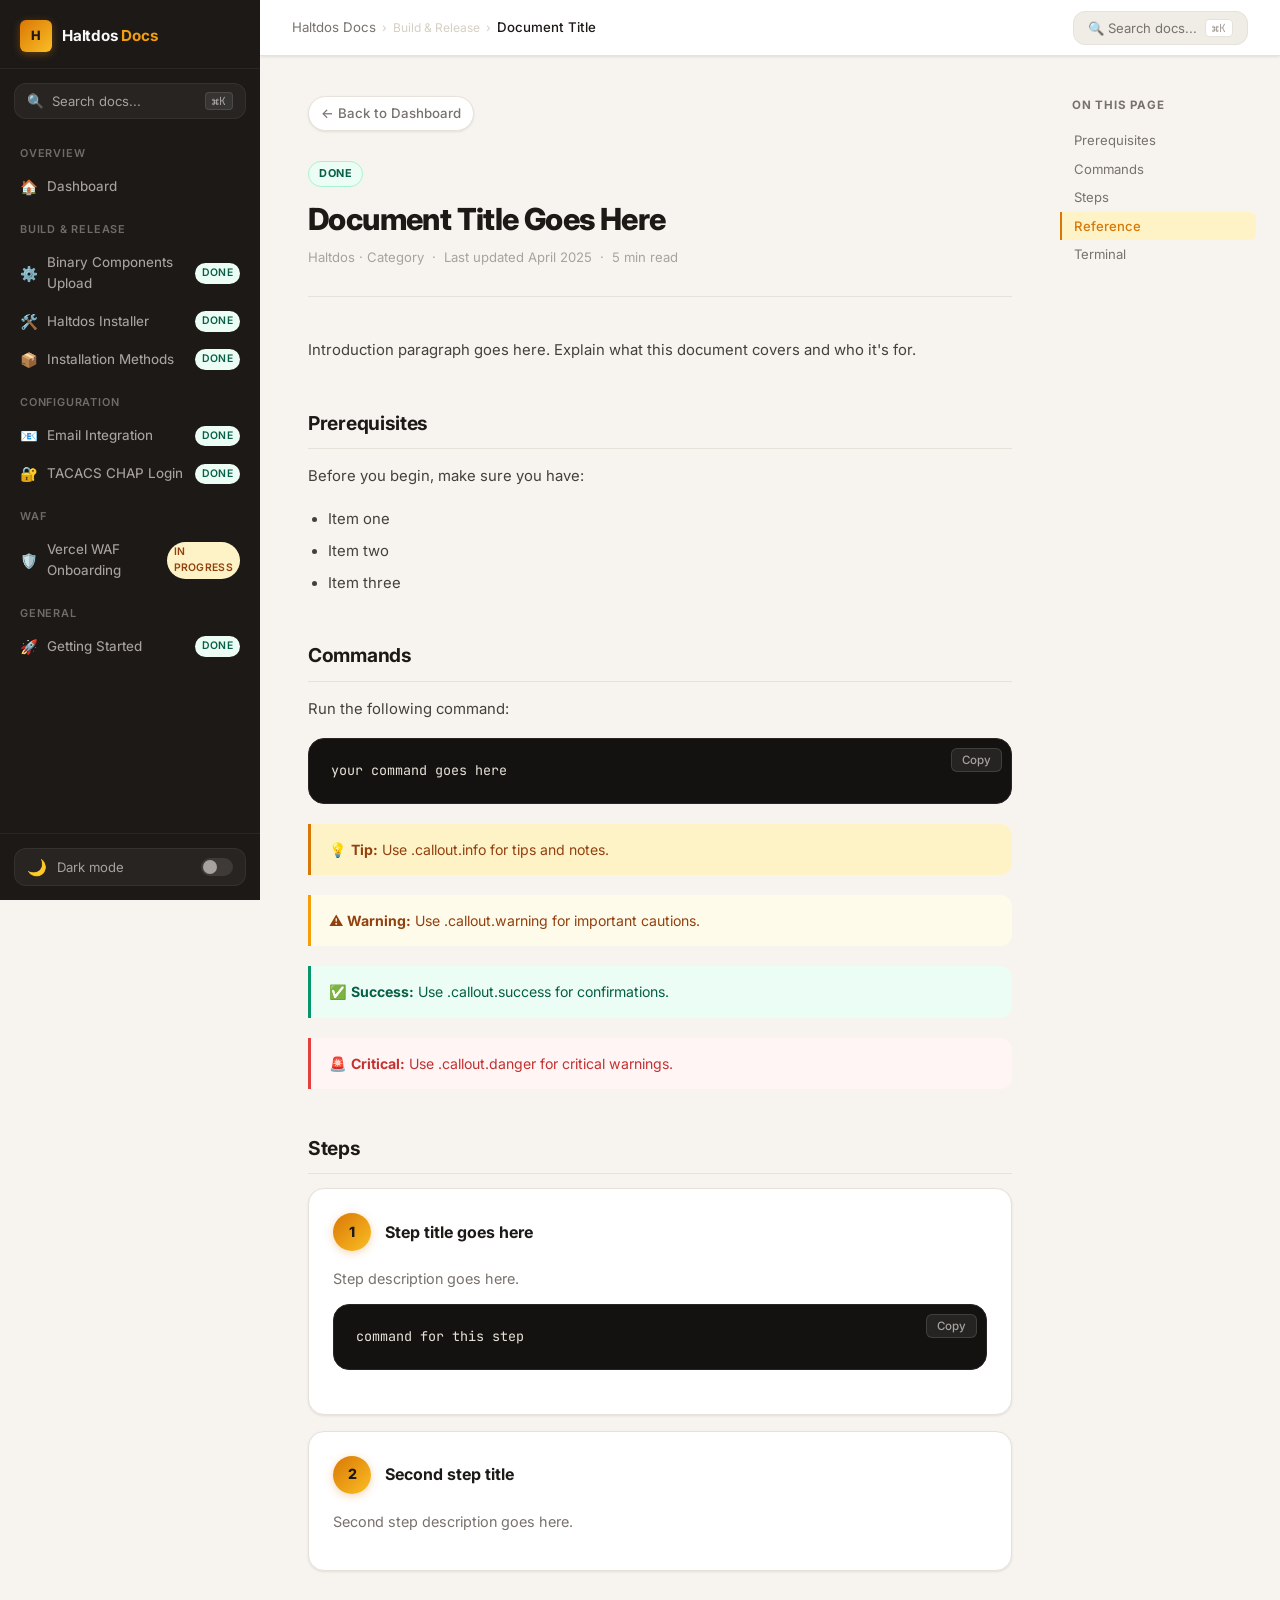
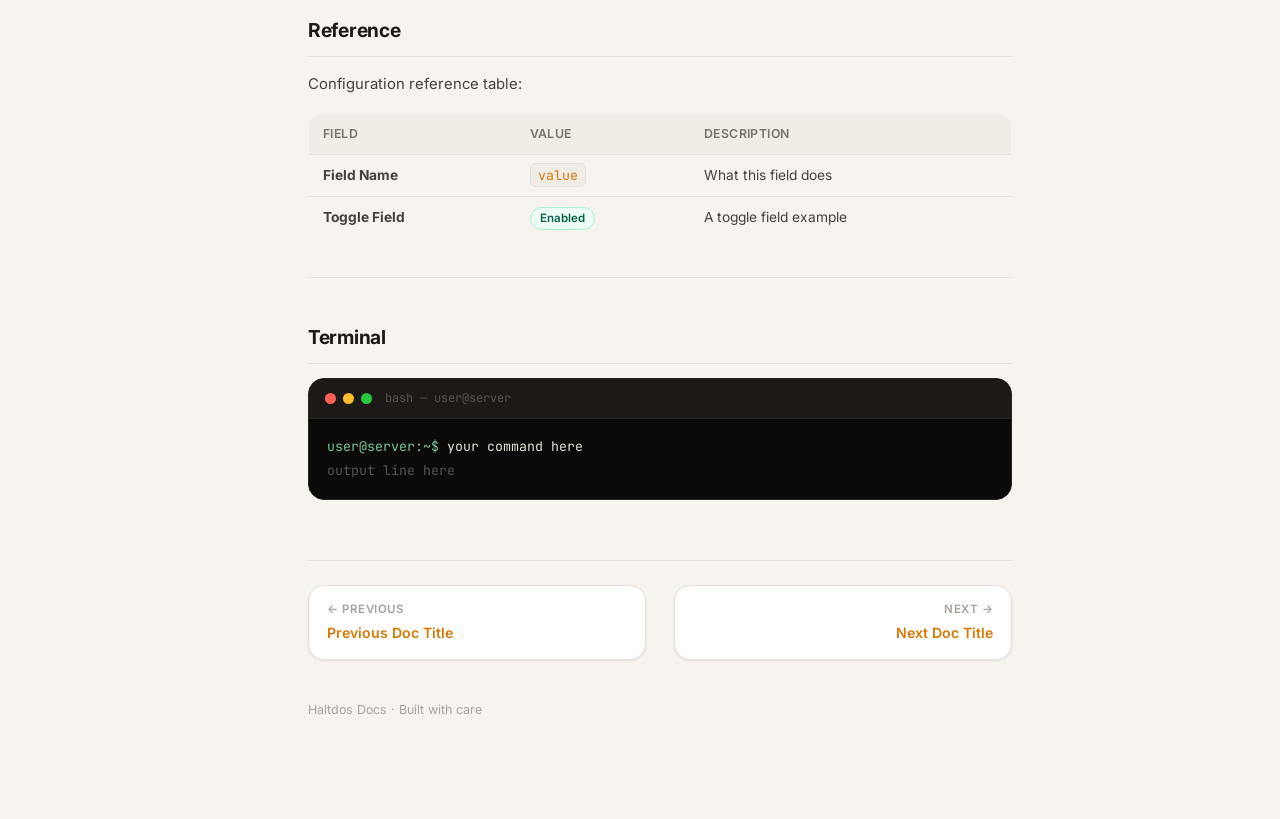
<file: docs/doc-template.html>
<!DOCTYPE html>
<html lang="en" data-theme="light">

<head>
    <meta charset="UTF-8" />
    <meta name="viewport" content="width=device-width, initial-scale=1.0" />
    <title>Document Title · Haltdos Docs</title>
    <link rel="stylesheet" href="../style.css" />
</head>

<body>

    <!-- ── Reading Progress Bar ── -->
    <div id="progress-bar"></div>

    <!-- ══════════════════════════════════════
       SPOTLIGHT SEARCH MODAL
  ══════════════════════════════════════ -->
    <div class="search-overlay" id="searchOverlay">
        <div class="search-modal">
            <div class="search-input-wrap">
                <span class="search-input-icon">🔍</span>
                <input type="text" class="search-input" id="searchInput" placeholder="Search documentation..."
                    autocomplete="off" />
                <span class="search-esc" id="searchClose">ESC</span>
            </div>
            <div class="search-results" id="searchResults"></div>
            <div class="search-footer">
                <span><kbd>↑</kbd> <kbd>↓</kbd> navigate</span>
                <span><kbd>↵</kbd> open</span>
                <span><kbd>ESC</kbd> close</span>
            </div>
        </div>
    </div>

    <!-- ══════════════════════════════════════
       SIDEBAR
  ══════════════════════════════════════ -->
    <aside class="sidebar" id="sidebar">

        <div class="sidebar-logo">
            <a href="../index.html">
                <div class="logo-mark">H</div>
                <div class="logo-text">Haltdos <span>Docs</span></div>
            </a>
        </div>

        <div class="sidebar-search">
            <button class="sidebar-search-btn" id="sidebarSearchBtn">
                <span class="search-icon">🔍</span>
                Search docs...
                <span class="sidebar-search-kbd">⌘K</span>
            </button>
        </div>

        <nav class="sidebar-nav">

            <div class="nav-section">
                <div class="nav-section-title">Overview</div>
                <a class="nav-item" href="../index.html">
                    <span class="nav-item-icon">🏠</span>
                    Dashboard
                </a>
            </div>

            <div class="nav-section">
                <div class="nav-section-title">Build & Release</div>
                <a class="nav-item" href="binary-components-upload.html">
                    <span class="nav-item-icon">⚙️</span>
                    Binary Components Upload
                    <span class="nav-item-tag done">Done</span>
                </a>
                <a class="nav-item" href="haltdos-installer.html">
                    <span class="nav-item-icon">🛠️</span>
                    Haltdos Installer
                    <span class="nav-item-tag done">Done</span>
                </a>
                <a class="nav-item" href="installer-methods.html">
                    <span class="nav-item-icon">📦</span>
                    Installation Methods
                    <span class="nav-item-tag done">Done</span>
                </a>
            </div>

            <div class="nav-section">
                <div class="nav-section-title">Configuration</div>
                <a class="nav-item" href="email-integration.html">
                    <span class="nav-item-icon">📧</span>
                    Email Integration
                    <span class="nav-item-tag done">Done</span>
                </a>
                <a class="nav-item" href="tacacs-chap-login.html">
                    <span class="nav-item-icon">🔐</span>
                    TACACS CHAP Login
                    <span class="nav-item-tag done">Done</span>
                </a>
            </div>

            <div class="nav-section">
                <div class="nav-section-title">WAF</div>
                <a class="nav-item" href="vercel-waf-onboarding.html">
                    <span class="nav-item-icon">🛡️</span>
                    Vercel WAF Onboarding
                    <span class="nav-item-tag progress">In Progress</span>
                </a>
            </div>

            <div class="nav-section">
                <div class="nav-section-title">General</div>
                <a class="nav-item" href="getting-started.html">
                    <span class="nav-item-icon">🚀</span>
                    Getting Started
                    <span class="nav-item-tag done">Done</span>
                </a>
            </div>

        </nav>

        <div class="sidebar-footer">
            <button class="theme-toggle" id="themeToggle">
                <span class="theme-toggle-icon" id="themeIcon">🌙</span>
                <span class="theme-toggle-label" id="themeLabel">Dark mode</span>
                <div class="theme-toggle-pill"></div>
            </button>
        </div>

    </aside>

    <!-- ══════════════════════════════════════
       MAIN WRAPPER
  ══════════════════════════════════════ -->
    <div class="main-wrapper">

        <!-- Topbar -->
        <header class="topbar">
            <div class="topbar-breadcrumb">
                <a href="../index.html">Haltdos Docs</a>
                <span class="sep">›</span>
                <!-- UPDATE THIS per page: -->
                <span class="sep">Build & Release</span>
                <span class="sep">›</span>
                <span class="current">Document Title</span>
            </div>
            <button class="topbar-search-btn" id="topbarSearchBtn">
                🔍 Search docs...
                <span class="topbar-search-kbd">⌘K</span>
            </button>
        </header>

        <!-- Doc Layout -->
        <div class="doc-layout">

            <!-- ── Doc Content ── -->
            <main class="doc-content-wrap">

                <a class="back-btn" href="../index.html">← Back to Dashboard</a>

                <!-- Doc Header — UPDATE PER PAGE -->
                <div class="doc-header">
                    <span class="tag done">Done</span>
                    <h1>Document Title Goes Here</h1>
                    <div class="doc-meta">
                        Haltdos · Category &nbsp;·&nbsp; Last updated April 2025 &nbsp;·&nbsp; 5 min read
                    </div>
                </div>

                <!-- ══════════════════════════════
             DOC CONTENT STARTS HERE
             All your h2, h3, p, pre,
             callouts, tables, step-cards
             go inside .doc-content
        ══════════════════════════════ -->
                <div class="doc-content" id="docContent">

                    <p>
                        Introduction paragraph goes here. Explain what this document covers
                        and who it's for.
                    </p>

                    <!-- SECTION EXAMPLE -->
                    <h2 id="section-prerequisites">Prerequisites</h2>
                    <p>Before you begin, make sure you have:</p>
                    <ul>
                        <li>Item one</li>
                        <li>Item two</li>
                        <li>Item three</li>
                    </ul>

                    <!-- CODE BLOCK EXAMPLE — wrap every pre in .code-block-wrap -->
                    <h2 id="section-commands">Commands</h2>
                    <p>Run the following command:</p>
                    <div class="code-block-wrap">
                        <button class="copy-btn" onclick="copyCode(this)">
                            <span>Copy</span>
                        </button>
                        <pre><code>your command goes here</code></pre>
                    </div>

                    <!-- CALLOUT EXAMPLES -->
                    <div class="callout info">
                        <p>💡 <strong>Tip:</strong> Use .callout.info for tips and notes.</p>
                    </div>

                    <div class="callout warning">
                        <p>⚠️ <strong>Warning:</strong> Use .callout.warning for important cautions.</p>
                    </div>

                    <div class="callout success">
                        <p>✅ <strong>Success:</strong> Use .callout.success for confirmations.</p>
                    </div>

                    <div class="callout danger">
                        <p>🚨 <strong>Critical:</strong> Use .callout.danger for critical warnings.</p>
                    </div>

                    <!-- SECTION EXAMPLE 2 -->
                    <h2 id="section-steps">Steps</h2>

                    <div class="step-card">
                        <div class="step-header">
                            <div class="step-number">1</div>
                            <h3>Step title goes here</h3>
                        </div>
                        <div class="step-body">
                            <p>Step description goes here.</p>
                            <div class="code-block-wrap">
                                <button class="copy-btn" onclick="copyCode(this)">
                                    <span>Copy</span>
                                </button>
                                <pre><code>command for this step</code></pre>
                            </div>
                        </div>
                    </div>

                    <div class="step-card">
                        <div class="step-header">
                            <div class="step-number">2</div>
                            <h3>Second step title</h3>
                        </div>
                        <div class="step-body">
                            <p>Second step description goes here.</p>
                        </div>
                    </div>

                    <!-- SECTION EXAMPLE 3 -->
                    <h2 id="section-reference">Reference</h2>
                    <p>Configuration reference table:</p>

                    <table class="config-table">
                        <thead>
                            <tr>
                                <th>Field</th>
                                <th>Value</th>
                                <th>Description</th>
                            </tr>
                        </thead>
                        <tbody>
                            <tr>
                                <td><strong>Field Name</strong></td>
                                <td><code>value</code></td>
                                <td>What this field does</td>
                            </tr>
                            <tr>
                                <td><strong>Toggle Field</strong></td>
                                <td><span class="toggle-on">Enabled</span></td>
                                <td>A toggle field example</td>
                            </tr>
                        </tbody>
                    </table>

                    <hr />

                    <!-- TERMINAL EXAMPLE -->
                    <h2 id="section-terminal">Terminal</h2>
                    <div class="terminal">
                        <div class="terminal-bar">
                            <div class="terminal-dot red"></div>
                            <div class="terminal-dot amber"></div>
                            <div class="terminal-dot green"></div>
                            <span class="terminal-title">bash — user@server</span>
                        </div>
                        <div class="terminal-body">
                            <span class="t-line">
                                <span class="t-prompt">user@server:~$</span>
                                <span class="t-cmd"> your command here</span>
                            </span>
                            <span class="t-output">output line here</span>
                        </div>
                    </div>

                </div>
                <!-- end .doc-content -->

                <!-- ── Prev / Next Navigation ── -->
                <!-- UPDATE hrefs and titles per page -->
                <div class="doc-nav-footer">
                    <a class="doc-nav-btn prev" href="#">
                        <span class="doc-nav-label">← Previous</span>
                        <span class="doc-nav-title">Previous Doc Title</span>
                    </a>
                    <a class="doc-nav-btn next" href="#">
                        <span class="doc-nav-label">Next →</span>
                        <span class="doc-nav-title">Next Doc Title</span>
                    </a>
                </div>

                <div class="doc-footer-bar">
                    Haltdos Docs · Built with care
                </div>

            </main>

            <!-- ── On This Page TOC ── -->
            <aside class="doc-toc" id="docToc">
                <div class="doc-toc-title">On this page</div>
                <!-- Auto-generated by JS — no need to write this manually -->
            </aside>

        </div>
        <!-- end doc-layout -->

    </div>
    <!-- end main-wrapper -->

    <!-- ══════════════════════════════════════
       JAVASCRIPT — runs on every doc page
  ══════════════════════════════════════ -->
    <script>
        (() => {

            // ── Docs registry (same as index) ──
            const DOCS = [
                { title: 'Getting Started', icon: '🚀', status: 'done', desc: 'Introduction and setup guide for the project', href: '../docs/getting-started.html' },
                { title: 'Binary Components Upload', icon: '⚙️', status: 'done', desc: 'ADC build and release guide for all components', href: 'binary-components-upload.html' },
                { title: 'Haltdos Installer', icon: '🛠️', status: 'done', desc: 'Build the haltdos-installer binary from source', href: 'haltdos-installer.html' },
                { title: 'Haltdos Installation Methods', icon: '📦', status: 'done', desc: 'wget, Go installer, and Java standalone methods', href: 'installer-methods.html' },
                { title: 'Email Integration', icon: '📧', status: 'done', desc: 'SMTP email configuration — server, auth, encryption', href: 'email-integration.html' },
                { title: 'TACACS CHAP Login Guide', icon: '🔐', status: 'done', desc: 'TACACS user setup and CHAP authentication login', href: 'tacacs-chap-login.html' },
                { title: 'Vercel App on Haltdos WAF', icon: '🛡️', status: 'in-progress', desc: 'Onboard a Vercel app onto the Haltdos Enterprise WAF', href: 'vercel-waf-onboarding.html' },
            ];

            // ── Theme persistence ──
            const html = document.documentElement;
            const themeToggle = document.getElementById('themeToggle');
            const themeIcon = document.getElementById('themeIcon');
            const themeLabel = document.getElementById('themeLabel');

            const savedTheme = localStorage.getItem('hd-theme') || 'light';
            html.setAttribute('data-theme', savedTheme);
            updateThemeUI(savedTheme);

            themeToggle.addEventListener('click', () => {
                const next = html.getAttribute('data-theme') === 'light' ? 'dark' : 'light';
                html.setAttribute('data-theme', next);
                localStorage.setItem('hd-theme', next);
                updateThemeUI(next);
            });

            function updateThemeUI(theme) {
                themeIcon.textContent = theme === 'dark' ? '☀️' : '🌙';
                themeLabel.textContent = theme === 'dark' ? 'Light mode' : 'Dark mode';
            }

            // ── Reading progress bar ──
            const progressBar = document.getElementById('progress-bar');
            window.addEventListener('scroll', () => {
                const scrollTop = window.scrollY;
                const docHeight = document.documentElement.scrollHeight - window.innerHeight;
                const progress = docHeight > 0 ? (scrollTop / docHeight) * 100 : 0;
                progressBar.style.width = progress + '%';
            });

            // ── Auto-generate TOC from h2 headings ──
            const toc = document.getElementById('docToc');
            const headings = document.querySelectorAll('.doc-content h2');

            if (headings.length > 0) {
                headings.forEach((h, i) => {
                    // auto-assign id if missing
                    if (!h.id) h.id = 'section-' + i;

                    const link = document.createElement('a');
                    link.className = 'toc-item';
                    link.href = '#' + h.id;
                    link.textContent = h.textContent;
                    toc.appendChild(link);
                });
            } else {
                toc.style.display = 'none';
            }

            // ── TOC active highlight on scroll ──
            const tocLinks = toc.querySelectorAll('.toc-item');

            const observer = new IntersectionObserver(entries => {
                entries.forEach(entry => {
                    if (entry.isIntersecting) {
                        tocLinks.forEach(l => l.classList.remove('active'));
                        const active = toc.querySelector(`a[href="#${entry.target.id}"]`);
                        if (active) active.classList.add('active');
                    }
                });
            }, {
                rootMargin: '-10% 0px -80% 0px',
                threshold: 0
            });

            headings.forEach(h => observer.observe(h));

            // ── Sidebar active link ──
            const currentPath = window.location.pathname.split('/').pop();
            document.querySelectorAll('.nav-item').forEach(link => {
                const linkPath = link.getAttribute('href').split('/').pop();
                if (linkPath === currentPath) {
                    link.classList.add('active');
                }
            });

            // ── Copy button ──
            window.copyCode = function (btn) {
                const pre = btn.nextElementSibling;
                const text = pre.textContent.trim();
                navigator.clipboard.writeText(text).then(() => {
                    btn.classList.add('copied');
                    btn.querySelector('span').textContent = '✓ Copied';
                    setTimeout(() => {
                        btn.classList.remove('copied');
                        btn.querySelector('span').textContent = 'Copy';
                    }, 2000);
                });
            };

            // ── Spotlight Search ──
            const overlay = document.getElementById('searchOverlay');
            const searchInput = document.getElementById('searchInput');
            const searchResults = document.getElementById('searchResults');
            let selectedIdx = -1;

            function openSearch() {
                overlay.classList.add('open');
                searchInput.focus();
                renderResults('');
            }

            function closeSearch() {
                overlay.classList.remove('open');
                searchInput.value = '';
                selectedIdx = -1;
            }

            function renderResults(query) {
                const q = query.toLowerCase().trim();
                const filtered = q === ''
                    ? DOCS
                    : DOCS.filter(d =>
                        d.title.toLowerCase().includes(q) ||
                        d.desc.toLowerCase().includes(q)
                    );

                if (filtered.length === 0) {
                    searchResults.innerHTML = `<div class="search-empty">No results for "<strong>${query}</strong>"</div>`;
                    return;
                }

                searchResults.innerHTML = filtered.map((doc, i) => `
        <a class="search-result-item ${i === selectedIdx ? 'selected' : ''}"
           href="${doc.href}">
          <div class="search-result-icon">${doc.icon}</div>
          <div class="search-result-text">
            <div class="search-result-title">${doc.title}</div>
            <div class="search-result-desc">${doc.desc}</div>
          </div>
          <span class="search-result-tag ${doc.status === 'done' ? 'done' : doc.status === 'in-progress' ? 'progress' : 'draft'}">
            ${doc.status === 'in-progress' ? 'In Progress' : doc.status.charAt(0).toUpperCase() + doc.status.slice(1)}
          </span>
        </a>
      `).join('');
            }

            searchInput.addEventListener('input', e => {
                selectedIdx = -1;
                renderResults(e.target.value);
            });

            searchInput.addEventListener('keydown', e => {
                const items = searchResults.querySelectorAll('.search-result-item');
                if (e.key === 'ArrowDown') {
                    e.preventDefault();
                    selectedIdx = Math.min(selectedIdx + 1, items.length - 1);
                    items.forEach((el, i) => el.classList.toggle('selected', i === selectedIdx));
                    items[selectedIdx]?.scrollIntoView({ block: 'nearest' });
                } else if (e.key === 'ArrowUp') {
                    e.preventDefault();
                    selectedIdx = Math.max(selectedIdx - 1, 0);
                    items.forEach((el, i) => el.classList.toggle('selected', i === selectedIdx));
                    items[selectedIdx]?.scrollIntoView({ block: 'nearest' });
                } else if (e.key === 'Enter' && selectedIdx >= 0) {
                    items[selectedIdx]?.click();
                } else if (e.key === 'Escape') {
                    closeSearch();
                }
            });

            document.getElementById('topbarSearchBtn').addEventListener('click', openSearch);
            document.getElementById('sidebarSearchBtn').addEventListener('click', openSearch);
            document.getElementById('searchClose').addEventListener('click', closeSearch);
            overlay.addEventListener('click', e => { if (e.target === overlay) closeSearch(); });

            document.addEventListener('keydown', e => {
                if ((e.metaKey || e.ctrlKey) && e.key === 'k') {
                    e.preventDefault();
                    overlay.classList.contains('open') ? closeSearch() : openSearch();
                }
            });

        })();
    </script>

</body>

</html>
</file>
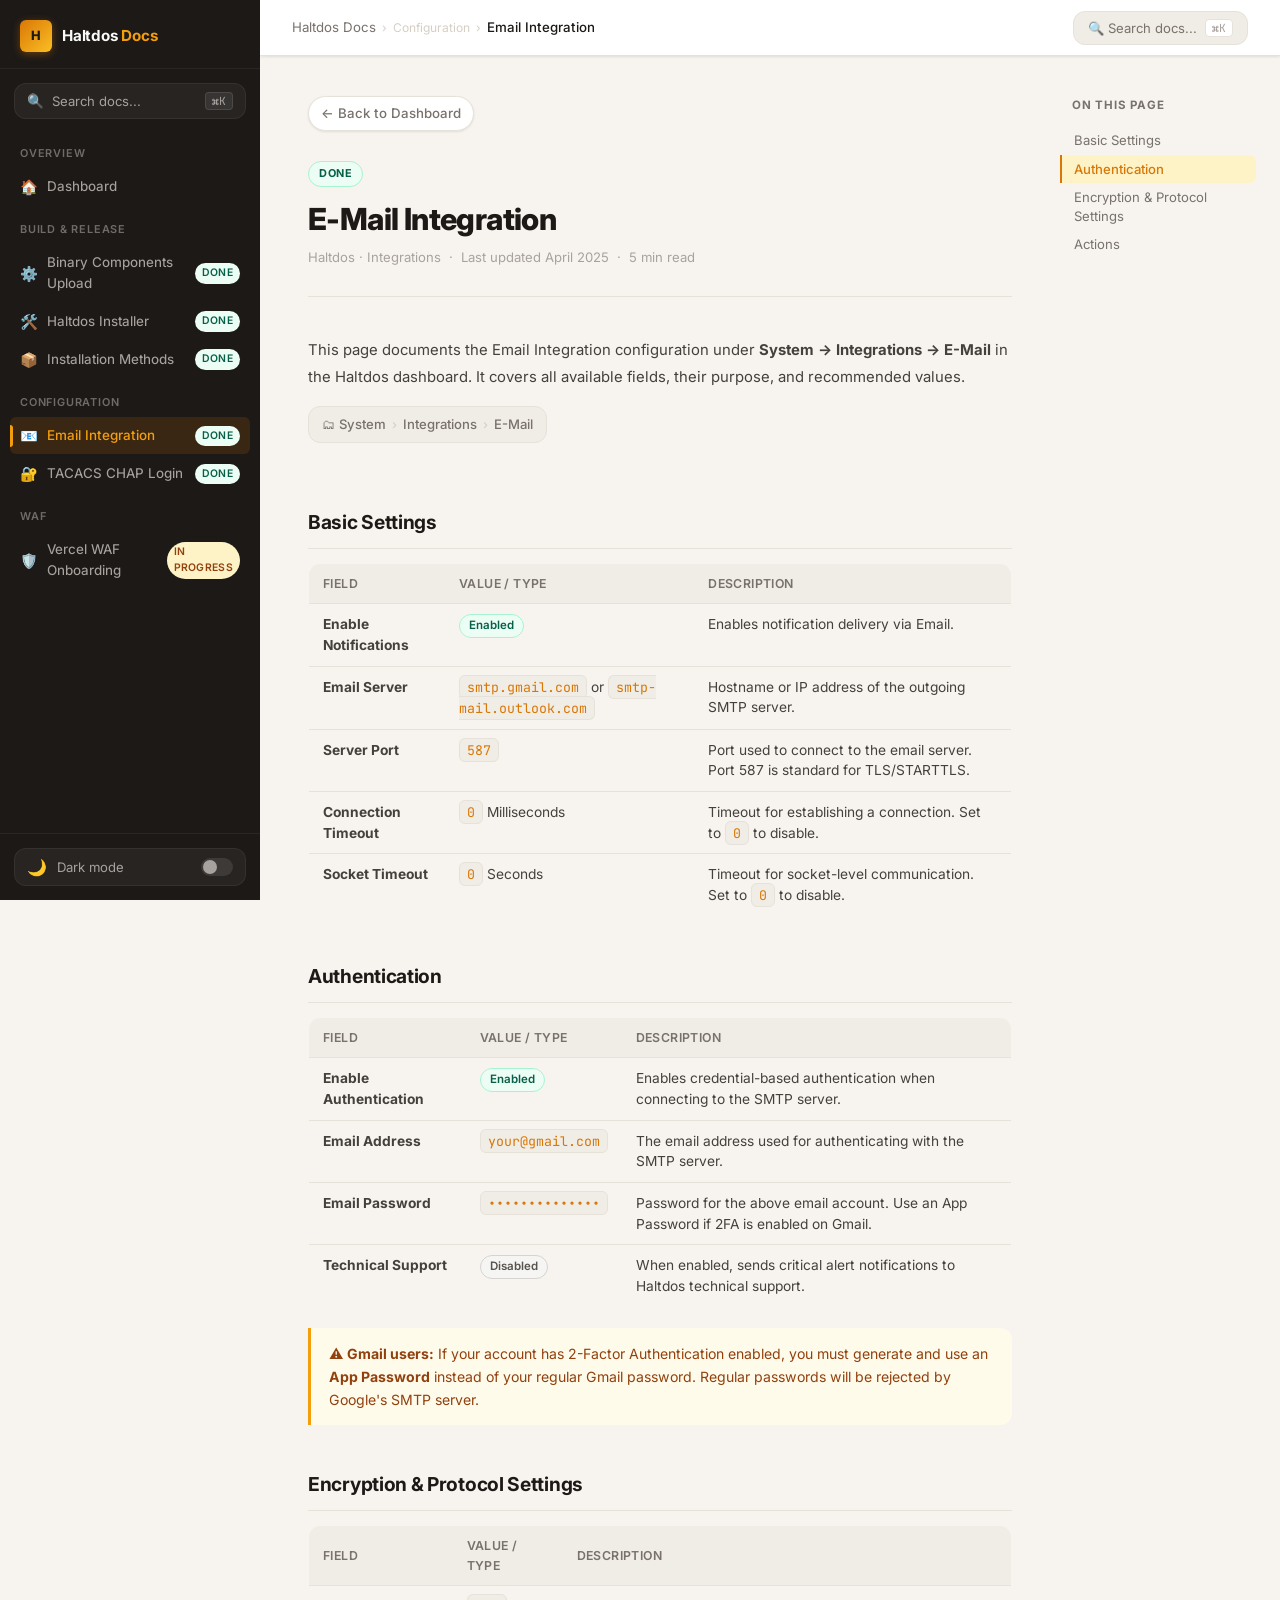
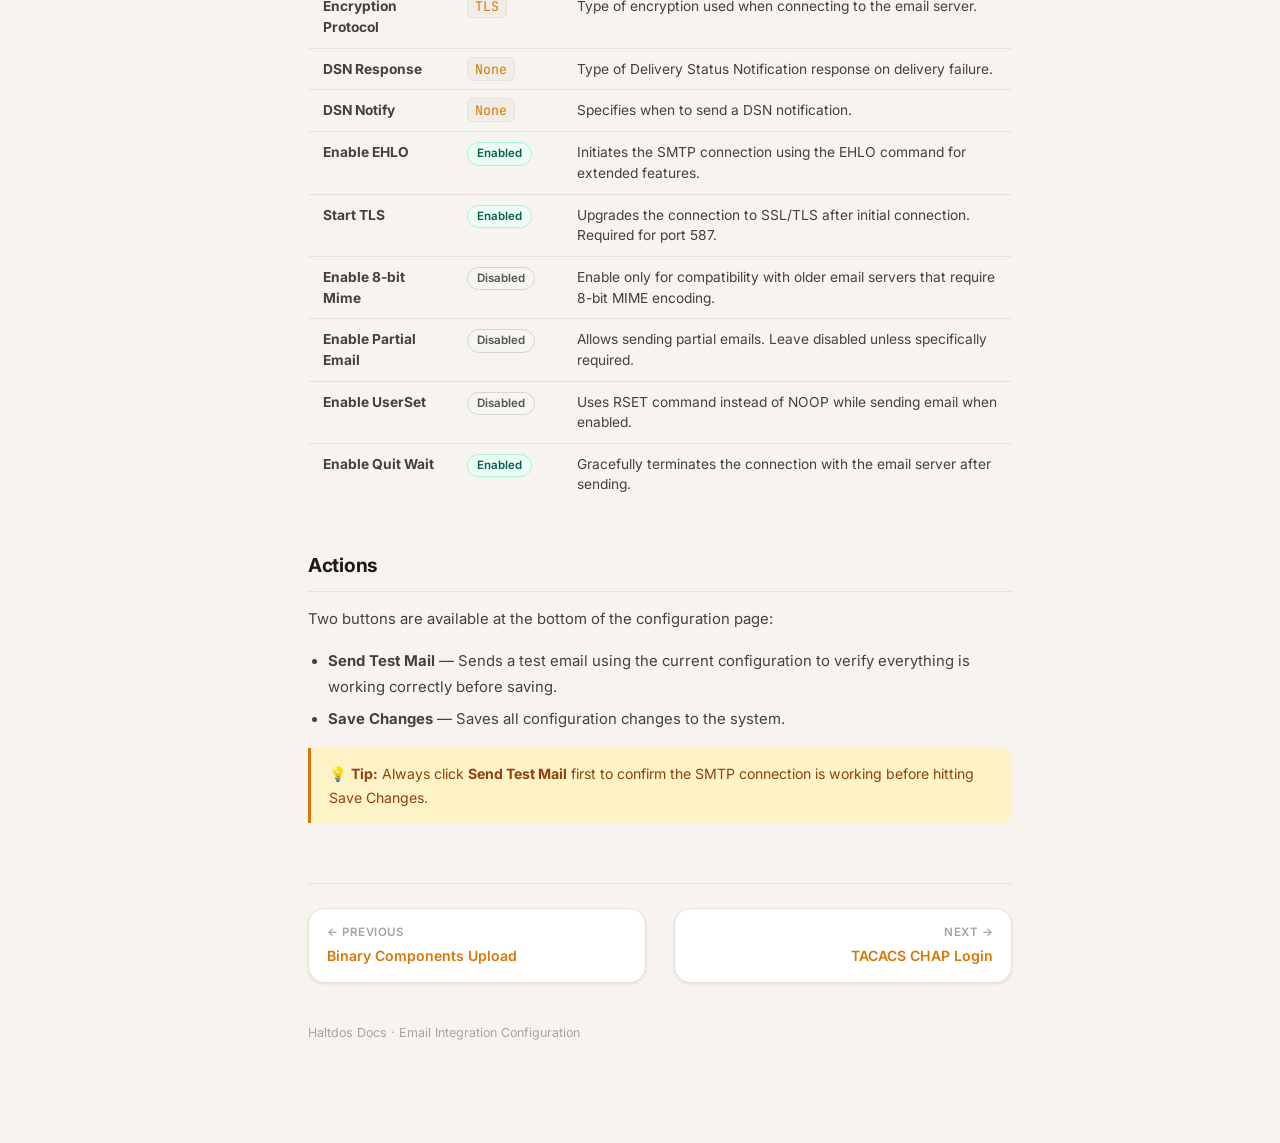
<file: docs/email-integration.html>
<!DOCTYPE html>
<html lang="en" data-theme="light">

<head>
    <meta charset="UTF-8" />
    <meta name="viewport" content="width=device-width, initial-scale=1.0" />
    <title>Email Integration · Haltdos Docs</title>
    <link rel="stylesheet" href="../style.css" />
</head>

<body>

    <div id="progress-bar"></div>

    <!-- Search Modal -->
    <div class="search-overlay" id="searchOverlay">
        <div class="search-modal">
            <div class="search-input-wrap">
                <span class="search-input-icon">🔍</span>
                <input type="text" class="search-input" id="searchInput" placeholder="Search documentation..."
                    autocomplete="off" />
                <span class="search-esc" id="searchClose">ESC</span>
            </div>
            <div class="search-results" id="searchResults"></div>
            <div class="search-footer">
                <span><kbd>↑</kbd> <kbd>↓</kbd> navigate</span>
                <span><kbd>↵</kbd> open</span>
                <span><kbd>ESC</kbd> close</span>
            </div>
        </div>
    </div>

    <!-- Sidebar -->
    <aside class="sidebar">
        <div class="sidebar-logo">
            <a href="../index.html">
                <div class="logo-mark">H</div>
                <div class="logo-text">Haltdos <span>Docs</span></div>
            </a>
        </div>
        <div class="sidebar-search">
            <button class="sidebar-search-btn" id="sidebarSearchBtn">
                <span class="search-icon">🔍</span>
                Search docs...
                <span class="sidebar-search-kbd">⌘K</span>
            </button>
        </div>
        <nav class="sidebar-nav">
            <div class="nav-section">
                <div class="nav-section-title">Overview</div>
                <a class="nav-item" href="../index.html"><span class="nav-item-icon">🏠</span>Dashboard</a>
            </div>
            <div class="nav-section">
                <div class="nav-section-title">Build & Release</div>
                <a class="nav-item" href="binary-components-upload.html"><span class="nav-item-icon">⚙️</span>Binary
                    Components Upload<span class="nav-item-tag done">Done</span></a>
                <a class="nav-item" href="haltdos-installer.html"><span class="nav-item-icon">🛠️</span>Haltdos
                    Installer<span class="nav-item-tag done">Done</span></a>
                <a class="nav-item" href="installer-methods.html"><span class="nav-item-icon">📦</span>Installation
                    Methods<span class="nav-item-tag done">Done</span></a>
            </div>
            <div class="nav-section">
                <div class="nav-section-title">Configuration</div>
                <a class="nav-item active" href="email-integration.html"><span class="nav-item-icon">📧</span>Email
                    Integration<span class="nav-item-tag done">Done</span></a>
                <a class="nav-item" href="tacacs-chap-login.html"><span class="nav-item-icon">🔐</span>TACACS CHAP
                    Login<span class="nav-item-tag done">Done</span></a>
            </div>
            <div class="nav-section">
                <div class="nav-section-title">WAF</div>
                <a class="nav-item" href="vercel-waf-onboarding.html"><span class="nav-item-icon">🛡️</span>Vercel WAF
                    Onboarding<span class="nav-item-tag progress">In Progress</span></a>
            </div>
        </nav>
        <div class="sidebar-footer">
            <button class="theme-toggle" id="themeToggle">
                <span class="theme-toggle-icon" id="themeIcon">🌙</span>
                <span class="theme-toggle-label" id="themeLabel">Dark mode</span>
                <div class="theme-toggle-pill"></div>
            </button>
        </div>
    </aside>

    <!-- Main -->
    <div class="main-wrapper">
        <header class="topbar">
            <div class="topbar-breadcrumb">
                <a href="../index.html">Haltdos Docs</a>
                <span class="sep">›</span>
                <span class="sep">Configuration</span>
                <span class="sep">›</span>
                <span class="current">Email Integration</span>
            </div>
            <button class="topbar-search-btn" id="topbarSearchBtn">
                🔍 Search docs...
                <span class="topbar-search-kbd">⌘K</span>
            </button>
        </header>

        <div class="doc-layout">
            <main class="doc-content-wrap">

                <a class="back-btn" href="../index.html">← Back to Dashboard</a>

                <div class="doc-header">
                    <span class="tag done">Done</span>
                    <h1>E-Mail Integration</h1>
                    <div class="doc-meta">Haltdos · Integrations &nbsp;·&nbsp; Last updated April 2025 &nbsp;·&nbsp; 5
                        min read</div>
                </div>

                <div class="doc-content" id="docContent">

                    <p>This page documents the Email Integration configuration under <strong>System → Integrations →
                            E-Mail</strong> in the Haltdos dashboard. It covers all available fields, their purpose, and
                        recommended values.</p>

                    <div class="nav-path">
                        🗂 System <span>›</span> Integrations <span>›</span> E-Mail
                    </div>

                    <h2 id="basic-settings">Basic Settings</h2>

                    <table class="config-table">
                        <thead>
                            <tr>
                                <th>Field</th>
                                <th>Value / Type</th>
                                <th>Description</th>
                            </tr>
                        </thead>
                        <tbody>
                            <tr>
                                <td><strong>Enable Notifications</strong></td>
                                <td><span class="toggle-on">Enabled</span></td>
                                <td>Enables notification delivery via Email.</td>
                            </tr>
                            <tr>
                                <td><strong>Email Server</strong></td>
                                <td><code>smtp.gmail.com</code> or <code>smtp-mail.outlook.com</code></td>
                                <td>Hostname or IP address of the outgoing SMTP server.</td>
                            </tr>
                            <tr>
                                <td><strong>Server Port</strong></td>
                                <td><code>587</code></td>
                                <td>Port used to connect to the email server. Port 587 is standard for TLS/STARTTLS.
                                </td>
                            </tr>
                            <tr>
                                <td><strong>Connection Timeout</strong></td>
                                <td><code>0</code> Milliseconds</td>
                                <td>Timeout for establishing a connection. Set to <code>0</code> to disable.</td>
                            </tr>
                            <tr>
                                <td><strong>Socket Timeout</strong></td>
                                <td><code>0</code> Seconds</td>
                                <td>Timeout for socket-level communication. Set to <code>0</code> to disable.</td>
                            </tr>
                        </tbody>
                    </table>

                    <h2 id="authentication">Authentication</h2>

                    <table class="config-table">
                        <thead>
                            <tr>
                                <th>Field</th>
                                <th>Value / Type</th>
                                <th>Description</th>
                            </tr>
                        </thead>
                        <tbody>
                            <tr>
                                <td><strong>Enable Authentication</strong></td>
                                <td><span class="toggle-on">Enabled</span></td>
                                <td>Enables credential-based authentication when connecting to the SMTP server.</td>
                            </tr>
                            <tr>
                                <td><strong>Email Address</strong></td>
                                <td><code>your@gmail.com</code></td>
                                <td>The email address used for authenticating with the SMTP server.</td>
                            </tr>
                            <tr>
                                <td><strong>Email Password</strong></td>
                                <td><code>••••••••••••••</code></td>
                                <td>Password for the above email account. Use an App Password if 2FA is enabled on
                                    Gmail.</td>
                            </tr>
                            <tr>
                                <td><strong>Technical Support</strong></td>
                                <td><span class="toggle-off">Disabled</span></td>
                                <td>When enabled, sends critical alert notifications to Haltdos technical support.</td>
                            </tr>
                        </tbody>
                    </table>

                    <div class="callout warning">
                        <p>⚠️ <strong>Gmail users:</strong> If your account has 2-Factor Authentication enabled, you
                            must generate and use an <strong>App Password</strong> instead of your regular Gmail
                            password. Regular passwords will be rejected by Google's SMTP server.</p>
                    </div>

                    <h2 id="encryption">Encryption &amp; Protocol Settings</h2>

                    <table class="config-table">
                        <thead>
                            <tr>
                                <th>Field</th>
                                <th>Value / Type</th>
                                <th>Description</th>
                            </tr>
                        </thead>
                        <tbody>
                            <tr>
                                <td><strong>Encryption Protocol</strong></td>
                                <td><code>TLS</code></td>
                                <td>Type of encryption used when connecting to the email server.</td>
                            </tr>
                            <tr>
                                <td><strong>DSN Response</strong></td>
                                <td><code>None</code></td>
                                <td>Type of Delivery Status Notification response on delivery failure.</td>
                            </tr>
                            <tr>
                                <td><strong>DSN Notify</strong></td>
                                <td><code>None</code></td>
                                <td>Specifies when to send a DSN notification.</td>
                            </tr>
                            <tr>
                                <td><strong>Enable EHLO</strong></td>
                                <td><span class="toggle-on">Enabled</span></td>
                                <td>Initiates the SMTP connection using the EHLO command for extended features.</td>
                            </tr>
                            <tr>
                                <td><strong>Start TLS</strong></td>
                                <td><span class="toggle-on">Enabled</span></td>
                                <td>Upgrades the connection to SSL/TLS after initial connection. Required for port 587.
                                </td>
                            </tr>
                            <tr>
                                <td><strong>Enable 8-bit Mime</strong></td>
                                <td><span class="toggle-off">Disabled</span></td>
                                <td>Enable only for compatibility with older email servers that require 8-bit MIME
                                    encoding.</td>
                            </tr>
                            <tr>
                                <td><strong>Enable Partial Email</strong></td>
                                <td><span class="toggle-off">Disabled</span></td>
                                <td>Allows sending partial emails. Leave disabled unless specifically required.</td>
                            </tr>
                            <tr>
                                <td><strong>Enable UserSet</strong></td>
                                <td><span class="toggle-off">Disabled</span></td>
                                <td>Uses RSET command instead of NOOP while sending email when enabled.</td>
                            </tr>
                            <tr>
                                <td><strong>Enable Quit Wait</strong></td>
                                <td><span class="toggle-on">Enabled</span></td>
                                <td>Gracefully terminates the connection with the email server after sending.</td>
                            </tr>
                        </tbody>
                    </table>

                    <h2 id="actions">Actions</h2>

                    <p>Two buttons are available at the bottom of the configuration page:</p>
                    <ul>
                        <li><strong>Send Test Mail</strong> — Sends a test email using the current configuration to
                            verify everything is working correctly before saving.</li>
                        <li><strong>Save Changes</strong> — Saves all configuration changes to the system.</li>
                    </ul>

                    <div class="callout info">
                        <p>💡 <strong>Tip:</strong> Always click <strong>Send Test Mail</strong> first to confirm the
                            SMTP connection is working before hitting Save Changes.</p>
                    </div>

                </div>

                <div class="doc-nav-footer">
                    <a class="doc-nav-btn prev" href="binary-components-upload.html">
                        <span class="doc-nav-label">← Previous</span>
                        <span class="doc-nav-title">Binary Components Upload</span>
                    </a>
                    <a class="doc-nav-btn next" href="tacacs-chap-login.html">
                        <span class="doc-nav-label">Next →</span>
                        <span class="doc-nav-title">TACACS CHAP Login</span>
                    </a>
                </div>

                <div class="doc-footer-bar">Haltdos Docs · Email Integration Configuration</div>

            </main>

            <aside class="doc-toc" id="docToc">
                <div class="doc-toc-title">On this page</div>
            </aside>
        </div>
    </div>

    <script>
        (() => {
            const DOCS = [
                { title: 'Binary Components Upload', icon: '⚙️', status: 'done', desc: 'ADC build and release guide for all components', href: 'binary-components-upload.html' },
                { title: 'Haltdos Installer', icon: '🛠️', status: 'done', desc: 'Build the haltdos-installer binary from source', href: 'haltdos-installer.html' },
                { title: 'Haltdos Installation Methods', icon: '📦', status: 'done', desc: 'wget, Go installer, and Java standalone methods', href: 'installer-methods.html' },
                { title: 'Email Integration', icon: '📧', status: 'done', desc: 'SMTP email configuration — server, auth, encryption', href: 'email-integration.html' },
                { title: 'TACACS CHAP Login Guide', icon: '🔐', status: 'done', desc: 'TACACS user setup and CHAP authentication login', href: 'tacacs-chap-login.html' },
                { title: 'Vercel App on Haltdos WAF', icon: '🛡️', status: 'in-progress', desc: 'Onboard a Vercel app onto the Haltdos Enterprise WAF', href: 'vercel-waf-onboarding.html' },
            ];
            const html = document.documentElement;
            const savedTheme = localStorage.getItem('hd-theme') || 'light';
            html.setAttribute('data-theme', savedTheme);
            const themeIcon = document.getElementById('themeIcon');
            const themeLabel = document.getElementById('themeLabel');
            function updateThemeUI(t) { themeIcon.textContent = t === 'dark' ? '☀️' : '🌙'; themeLabel.textContent = t === 'dark' ? 'Light mode' : 'Dark mode'; }
            updateThemeUI(savedTheme);
            document.getElementById('themeToggle').addEventListener('click', () => {
                const next = html.getAttribute('data-theme') === 'light' ? 'dark' : 'light';
                html.setAttribute('data-theme', next);
                localStorage.setItem('hd-theme', next);
                updateThemeUI(next);
            });
            const bar = document.getElementById('progress-bar');
            window.addEventListener('scroll', () => { bar.style.width = (window.scrollY / (document.documentElement.scrollHeight - window.innerHeight)) * 100 + '%'; });
            const toc = document.getElementById('docToc');
            document.querySelectorAll('.doc-content h2').forEach((h, i) => {
                if (!h.id) h.id = 'section-' + i;
                const a = document.createElement('a');
                a.className = 'toc-item'; a.href = '#' + h.id; a.textContent = h.textContent;
                toc.appendChild(a);
            });
            new IntersectionObserver(entries => {
                entries.forEach(e => {
                    if (e.isIntersecting) {
                        toc.querySelectorAll('.toc-item').forEach(l => l.classList.remove('active'));
                        const a = toc.querySelector(`a[href="#${e.target.id}"]`);
                        if (a) a.classList.add('active');
                    }
                });
            }, { rootMargin: '-10% 0px -80% 0px' }).observe
            document.querySelectorAll('.doc-content h2').forEach(h => {
                new IntersectionObserver(entries => {
                    entries.forEach(e => {
                        if (e.isIntersecting) {
                            toc.querySelectorAll('.toc-item').forEach(l => l.classList.remove('active'));
                            const a = toc.querySelector(`a[href="#${e.target.id}"]`);
                            if (a) a.classList.add('active');
                        }
                    });
                }, { rootMargin: '-10% 0px -80% 0px' }).observe(h);
            });
            window.copyCode = function (btn) {
                navigator.clipboard.writeText(btn.nextElementSibling.textContent.trim()).then(() => {
                    btn.classList.add('copied'); btn.querySelector('span').textContent = '✓ Copied';
                    setTimeout(() => { btn.classList.remove('copied'); btn.querySelector('span').textContent = 'Copy'; }, 2000);
                });
            };
            const overlay = document.getElementById('searchOverlay'), searchInput = document.getElementById('searchInput'), searchResults = document.getElementById('searchResults');
            let selectedIdx = -1;
            function openSearch() { overlay.classList.add('open'); searchInput.focus(); renderResults(''); }
            function closeSearch() { overlay.classList.remove('open'); searchInput.value = ''; selectedIdx = -1; }
            function renderResults(q) {
                const query = q.toLowerCase().trim();
                const filtered = query === '' ? DOCS : DOCS.filter(d => d.title.toLowerCase().includes(query) || d.desc.toLowerCase().includes(query));
                if (!filtered.length) { searchResults.innerHTML = `<div class="search-empty">No results for "<strong>${q}</strong>"</div>`; return; }
                searchResults.innerHTML = filtered.map((d, i) => `
        <a class="search-result-item ${i === selectedIdx ? 'selected' : ''}" href="${d.href}">
          <div class="search-result-icon">${d.icon}</div>
          <div class="search-result-text">
            <div class="search-result-title">${d.title}</div>
            <div class="search-result-desc">${d.desc}</div>
          </div>
          <span class="search-result-tag ${d.status === 'done' ? 'done' : d.status === 'in-progress' ? 'progress' : 'draft'}">
            ${d.status === 'in-progress' ? 'In Progress' : d.status.charAt(0).toUpperCase() + d.status.slice(1)}
          </span>
        </a>`).join('');
            }
            searchInput.addEventListener('input', e => { selectedIdx = -1; renderResults(e.target.value); });
            searchInput.addEventListener('keydown', e => {
                const items = searchResults.querySelectorAll('.search-result-item');
                if (e.key === 'ArrowDown') { e.preventDefault(); selectedIdx = Math.min(selectedIdx + 1, items.length - 1); items.forEach((el, i) => el.classList.toggle('selected', i === selectedIdx)); items[selectedIdx]?.scrollIntoView({ block: 'nearest' }); }
                else if (e.key === 'ArrowUp') { e.preventDefault(); selectedIdx = Math.max(selectedIdx - 1, 0); items.forEach((el, i) => el.classList.toggle('selected', i === selectedIdx)); items[selectedIdx]?.scrollIntoView({ block: 'nearest' }); }
                else if (e.key === 'Enter' && selectedIdx >= 0) items[selectedIdx]?.click();
                else if (e.key === 'Escape') closeSearch();
            });
            document.getElementById('topbarSearchBtn').addEventListener('click', openSearch);
            document.getElementById('sidebarSearchBtn').addEventListener('click', openSearch);
            document.getElementById('searchClose').addEventListener('click', closeSearch);
            overlay.addEventListener('click', e => { if (e.target === overlay) closeSearch(); });
            document.addEventListener('keydown', e => { if ((e.metaKey || e.ctrlKey) && e.key === 'k') { e.preventDefault(); overlay.classList.contains('open') ? closeSearch() : openSearch(); } });
        })();
    </script>

</body>

</html>
</file>
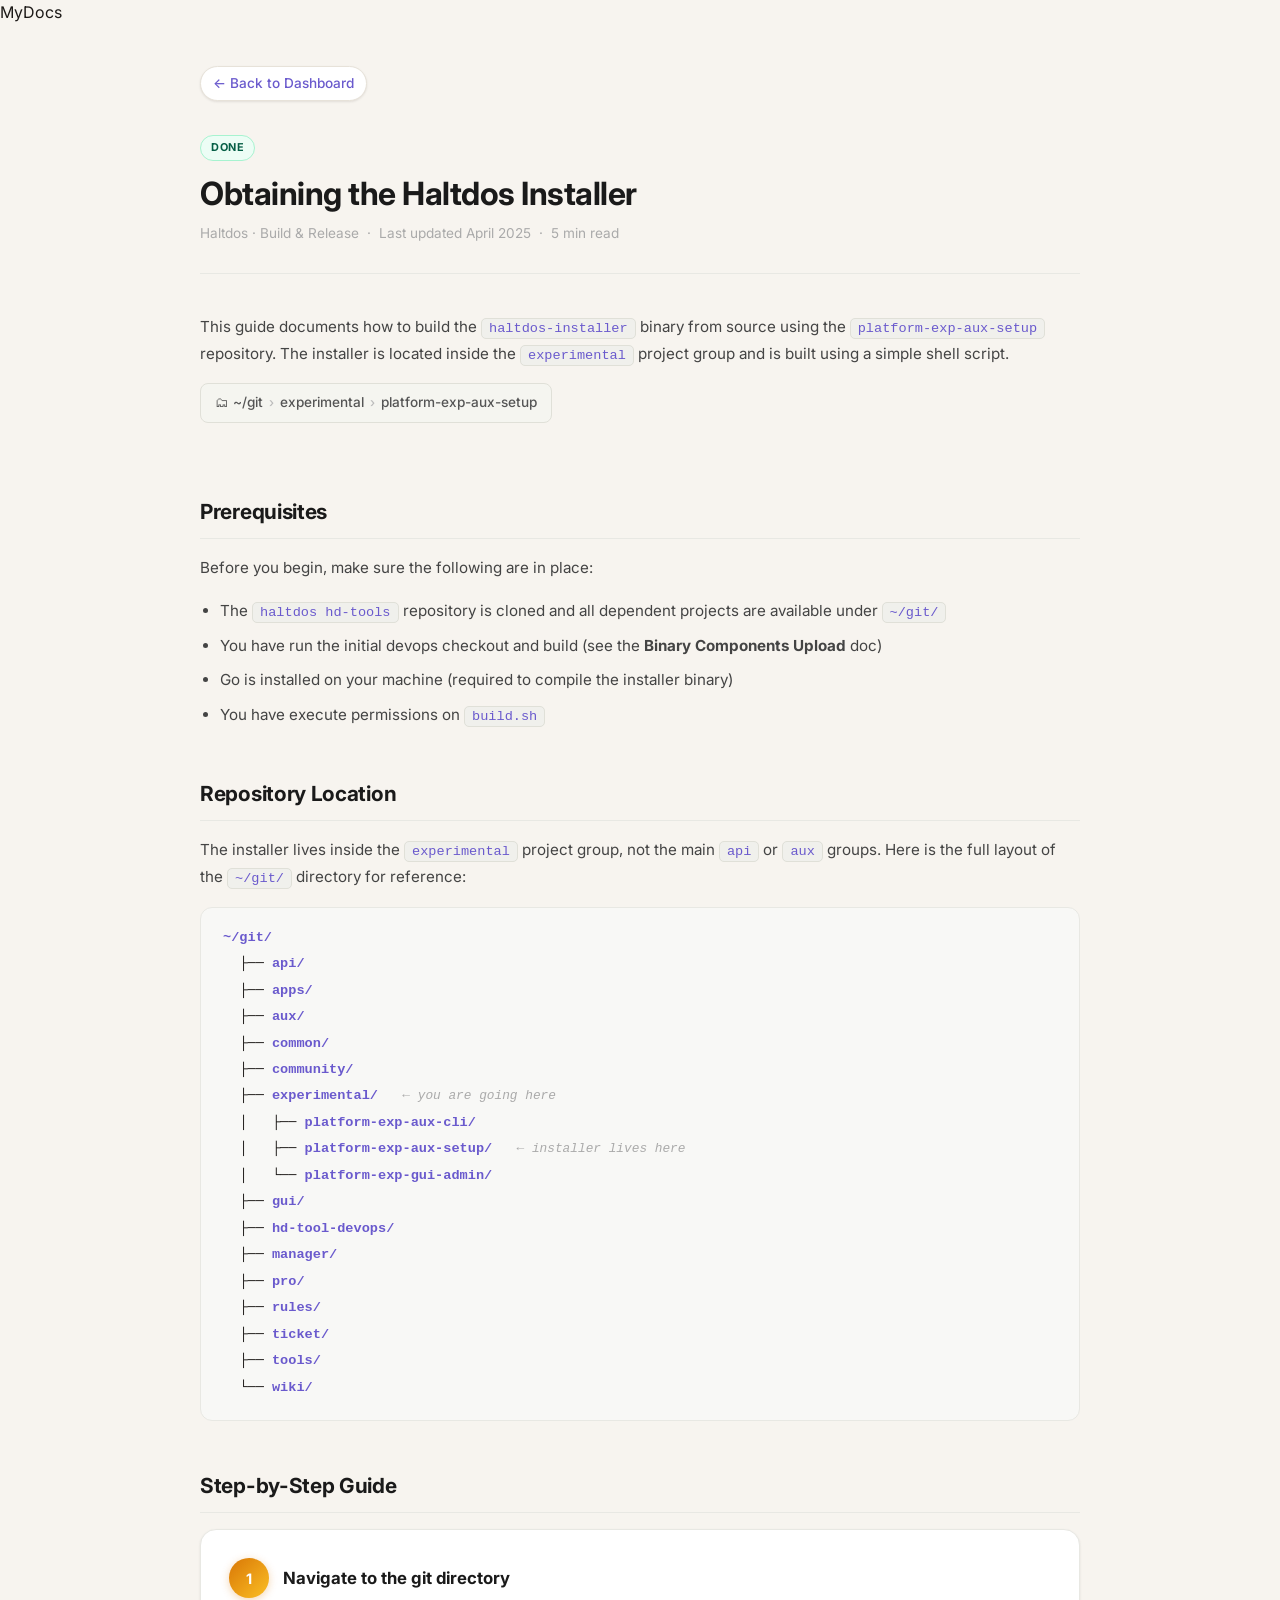
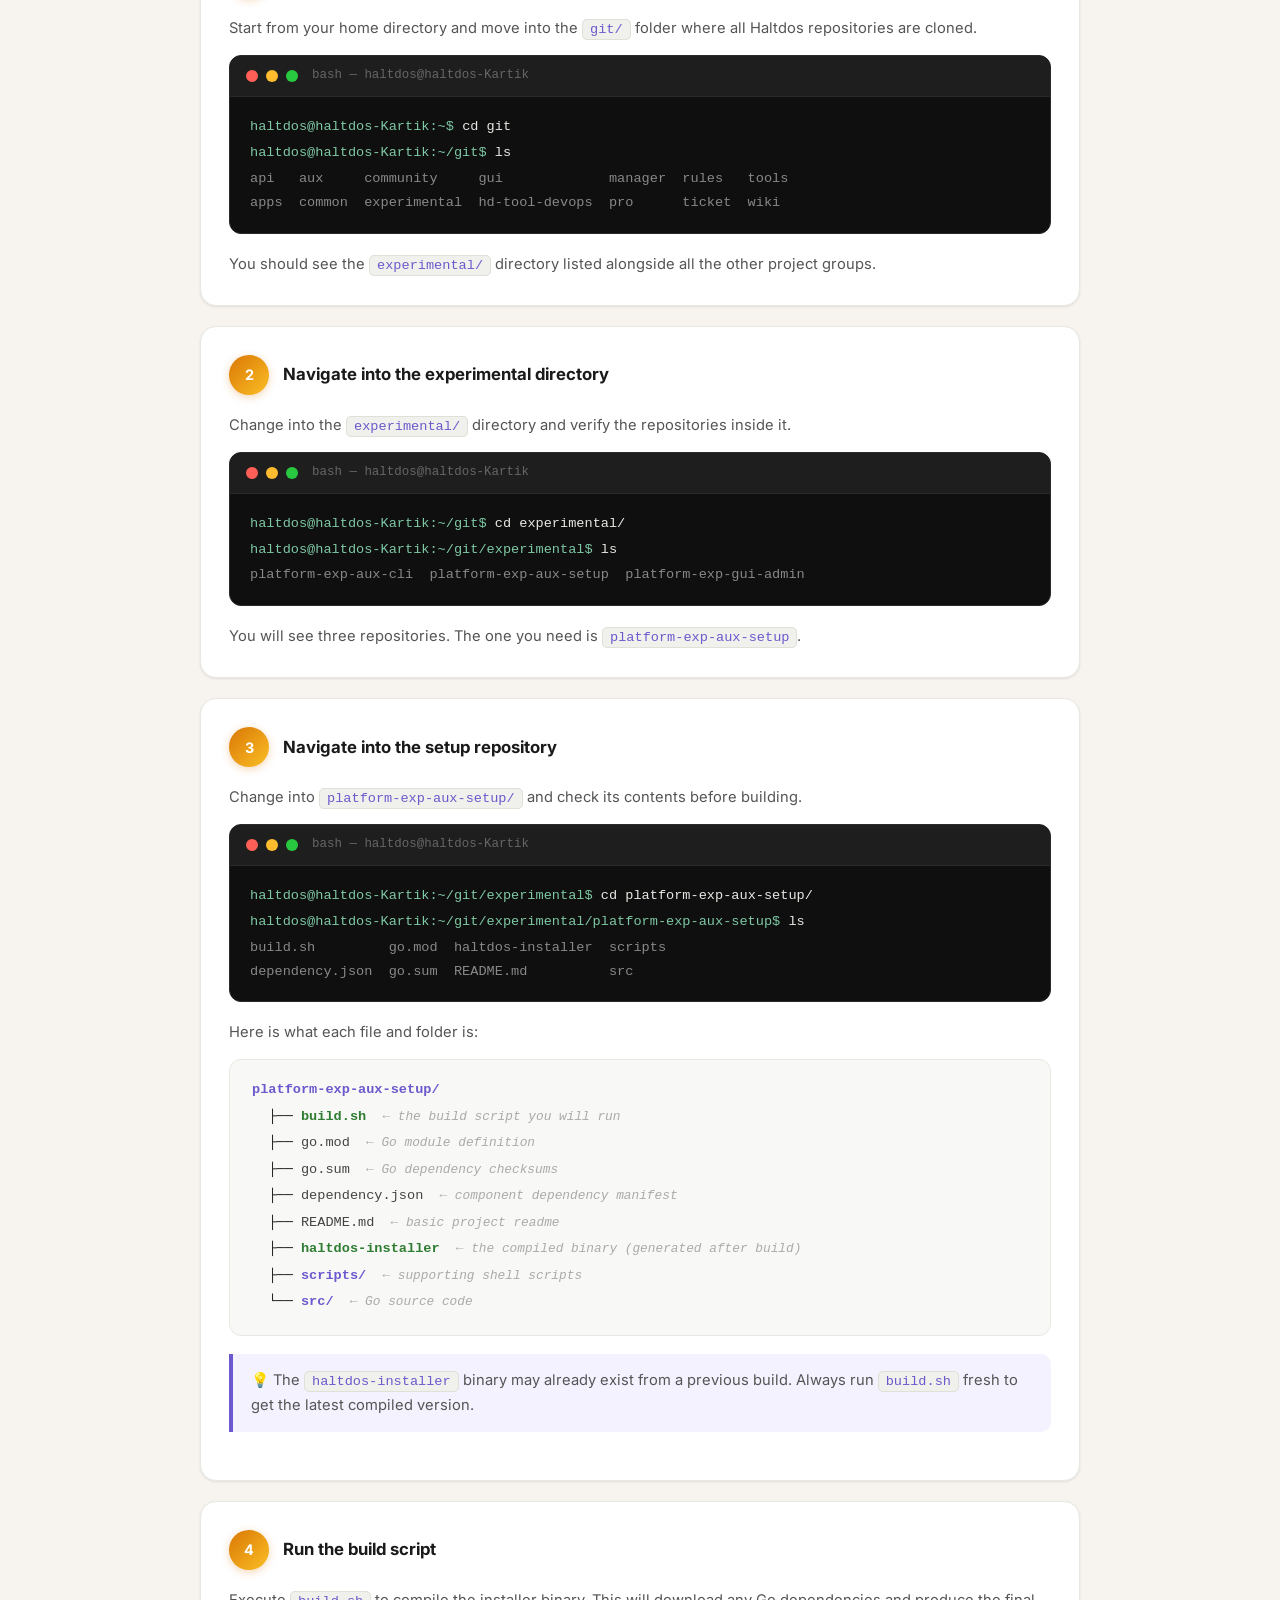
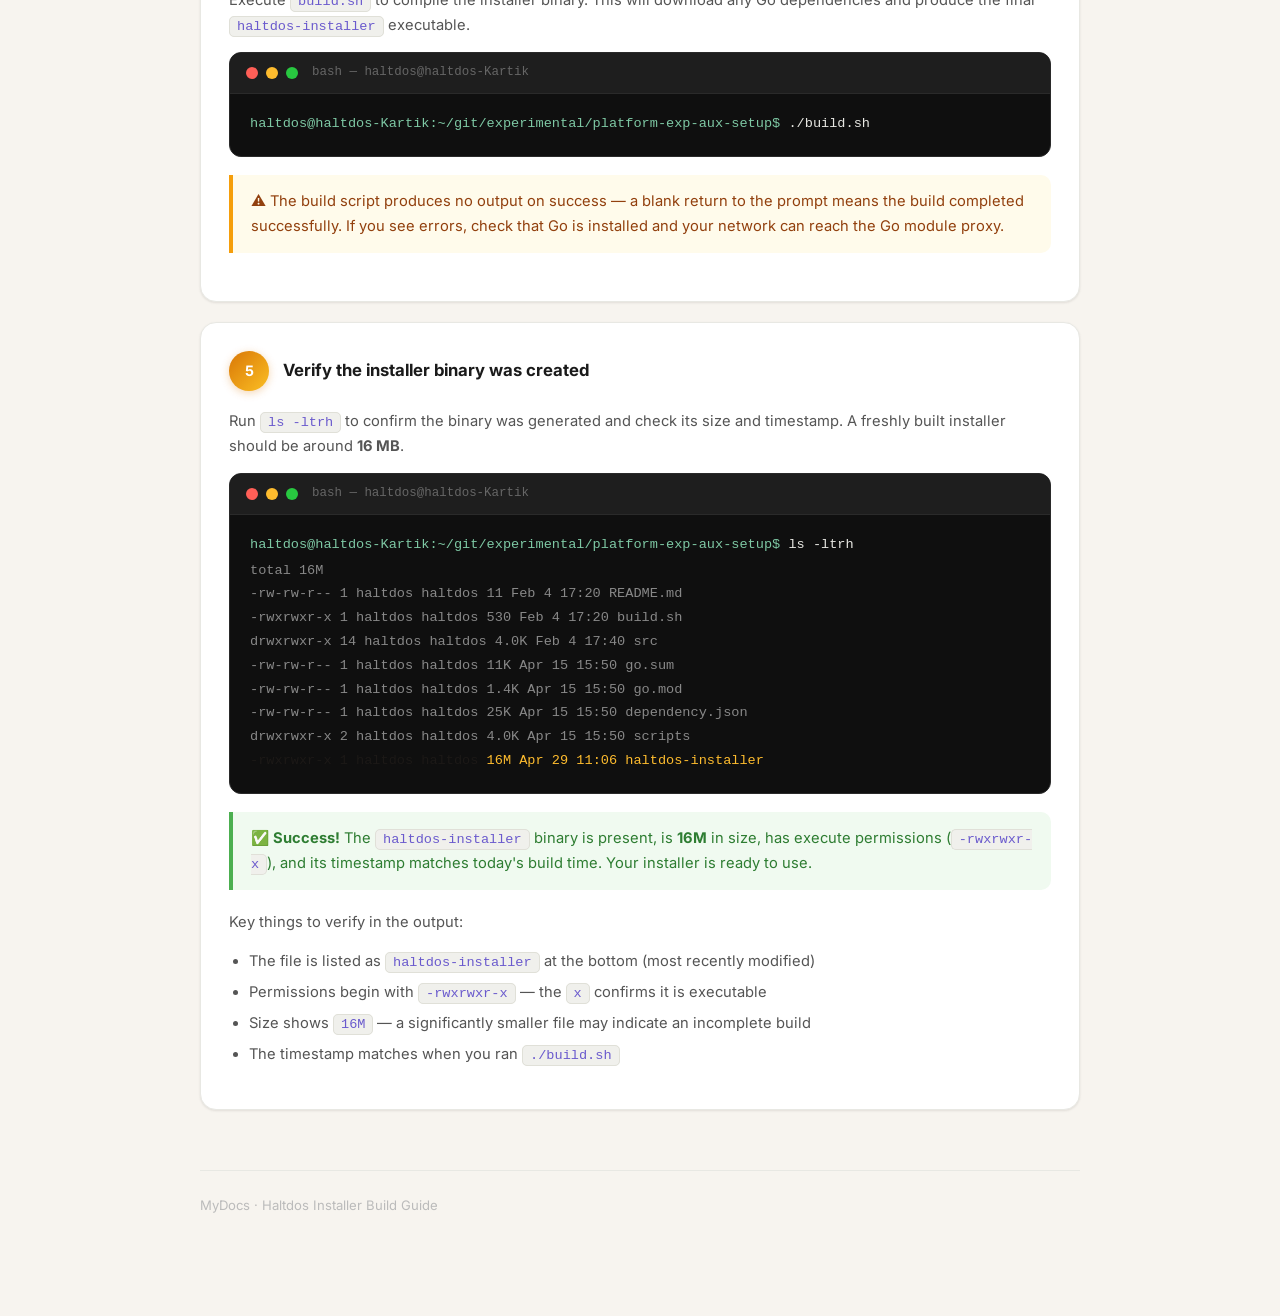
<file: docs/haltdos-installer.html>
<!DOCTYPE html>
<html lang="en">

<head>
    <meta charset="UTF-8" />
    <meta name="viewport" content="width=device-width, initial-scale=1.0" />
    <title>Haltdos Installer · MyDocs</title>
    <link rel="stylesheet" href="../style.css" />
    <style>
        .doc-wrapper {
            max-width: 75vw;
            margin: 0 auto;
            padding: 40px 40px 100px;
        }

        .back-btn {
            display: inline-flex;
            align-items: center;
            gap: 6px;
            font-size: 0.85rem;
            font-weight: 500;
            color: #6a5acd;
            text-decoration: none;
            margin-bottom: 32px;
            transition: gap 0.2s;
        }

        .back-btn:hover {
            gap: 10px;
        }

        .doc-header {
            margin-bottom: 40px;
            padding-bottom: 28px;
            border-bottom: 1px solid #e8e8e3;
        }

        .doc-header .tag {
            margin-bottom: 14px;
            display: inline-block;
        }

        .doc-header h1 {
            font-size: 2rem;
            font-weight: 700;
            letter-spacing: -0.5px;
            color: #1a1a1a;
            margin-bottom: 10px;
        }

        .doc-header .doc-meta {
            font-size: 0.85rem;
            color: #aaa;
        }

        .doc-content h2 {
            font-size: 1.3rem;
            font-weight: 700;
            color: #1a1a1a;
            margin: 48px 0 16px;
            padding-bottom: 10px;
            border-bottom: 1px solid #e8e8e3;
            letter-spacing: -0.3px;
        }

        .doc-content p {
            font-size: 0.95rem;
            color: #444;
            line-height: 1.75;
            margin-bottom: 16px;
        }

        .doc-content ul {
            padding-left: 20px;
            margin-bottom: 16px;
        }

        .doc-content li {
            font-size: 0.95rem;
            color: #444;
            line-height: 1.75;
            margin-bottom: 8px;
        }

        .doc-content code {
            background-color: #f0f0ec;
            border: 1px solid #e0e0d8;
            border-radius: 5px;
            padding: 2px 7px;
            font-size: 0.85rem;
            font-family: 'Courier New', monospace;
            color: #6a5acd;
        }

        .callout {
            background-color: #f5f2ff;
            border-left: 4px solid #6a5acd;
            border-radius: 0 10px 10px 0;
            padding: 14px 18px;
            margin-bottom: 20px;
        }

        .callout p {
            margin: 0;
            font-size: 0.9rem;
            color: #4a3f8f;
        }

        .callout.warning {
            background-color: #fffbeb;
            border-left: 4px solid #f59e0b;
        }

        .callout.warning p {
            color: #92400e;
        }

        .callout.success {
            background-color: #f0faf0;
            border-left: 4px solid #4caf50;
        }

        .callout.success p {
            color: #2e7d32;
        }

        .doc-content hr {
            border: none;
            border-top: 1px solid #e8e8e3;
            margin: 36px 0;
        }

        /* ── Nav path ── */
        .nav-path {
            display: inline-flex;
            align-items: center;
            gap: 6px;
            background-color: #f5f5f0;
            border: 1px solid #e0e0d8;
            border-radius: 8px;
            padding: 8px 14px;
            font-size: 0.85rem;
            font-weight: 500;
            color: #555;
            margin-bottom: 24px;
        }

        .nav-path span {
            color: #bbb;
            font-size: 0.8rem;
        }

        /* ── Step card ── */
        .step-card {
            background-color: #ffffff;
            border: 1px solid #e8e8e3;
            border-radius: 16px;
            padding: 28px;
            margin-bottom: 20px;
            transition: box-shadow 0.2s;
        }

        .step-card:hover {
            box-shadow: 0 6px 24px rgba(0, 0, 0, 0.07);
        }

        .step-header {
            display: flex;
            align-items: center;
            gap: 14px;
            margin-bottom: 18px;
        }

        .step-number {
            min-width: 40px;
            height: 40px;
            background-color: #6a5acd;
            color: #fff;
            border-radius: 50%;
            display: flex;
            align-items: center;
            justify-content: center;
            font-size: 0.9rem;
            font-weight: 700;
            flex-shrink: 0;
        }

        .step-header h3 {
            font-size: 1.05rem;
            font-weight: 700;
            color: #1a1a1a;
            margin: 0;
        }

        .step-body p {
            font-size: 0.92rem;
            color: #555;
            line-height: 1.7;
            margin-bottom: 14px;
        }

        .step-body p:last-child {
            margin-bottom: 0;
        }

        .step-body ul {
            padding-left: 20px;
            margin: 10px 0 14px;
        }

        .step-body li {
            font-size: 0.92rem;
            color: #555;
            line-height: 1.7;
            margin-bottom: 6px;
        }

        .step-body code {
            background-color: #f0f0ec;
            border: 1px solid #e0e0d8;
            border-radius: 5px;
            padding: 2px 7px;
            font-size: 0.85rem;
            font-family: 'Courier New', monospace;
            color: #6a5acd;
        }

        /* ── Terminal block ── */
        .terminal {
            background-color: #0f0f0f;
            border-radius: 12px;
            overflow: hidden;
            margin: 14px 0 18px;
            border: 1px solid #2a2a2a;
        }

        .terminal-bar {
            background-color: #1e1e1e;
            padding: 10px 16px;
            display: flex;
            align-items: center;
            gap: 8px;
            border-bottom: 1px solid #2a2a2a;
        }

        .terminal-dot {
            width: 12px;
            height: 12px;
            border-radius: 50%;
        }

        .terminal-dot.red {
            background-color: #ff5f57;
        }

        .terminal-dot.amber {
            background-color: #febc2e;
        }

        .terminal-dot.green {
            background-color: #28c840;
        }

        .terminal-title {
            font-size: 0.78rem;
            color: #666;
            margin-left: 6px;
            font-family: 'Courier New', monospace;
        }

        .terminal-body {
            padding: 18px 20px;
            font-family: 'Courier New', monospace;
            font-size: 0.85rem;
            line-height: 1.75;
            overflow-x: auto;
        }

        .t-prompt {
            color: #7ec8a4;
            /* green for prompt */
        }

        .t-cmd {
            color: #e8e8e3;
            /* white for command */
        }

        .t-output {
            color: #888;
            /* grey for output */
            display: block;
        }

        .t-highlight {
            color: #febc2e;
            /* amber for important output */
        }

        .t-line {
            display: block;
            margin-bottom: 2px;
        }

        /* ── File tree ── */
        .file-tree {
            background-color: #f8f8f6;
            border: 1px solid #e8e8e3;
            border-radius: 12px;
            padding: 18px 22px;
            margin: 14px 0 18px;
            font-family: 'Courier New', monospace;
            font-size: 0.85rem;
            line-height: 1.8;
        }

        .file-tree .dir {
            color: #6a5acd;
            font-weight: 600;
        }

        .file-tree .file {
            color: #444;
        }

        .file-tree .exec {
            color: #2e7d32;
            font-weight: 600;
        }

        .file-tree .note {
            color: #aaa;
            font-style: italic;
            font-size: 0.8rem;
            margin-left: 8px;
        }

        /* ── Output size badge ── */
        .size-badge {
            display: inline-flex;
            align-items: center;
            gap: 6px;
            background-color: #e6f4ea;
            border: 1px solid #c8e6c9;
            color: #2e7d32;
            font-size: 0.8rem;
            font-weight: 600;
            padding: 4px 12px;
            border-radius: 999px;
            margin: 6px 0 14px;
        }

        .doc-footer {
            margin-top: 60px;
            padding-top: 24px;
            border-top: 1px solid #e8e8e3;
            font-size: 0.82rem;
            color: #bbb;
        }
    </style>
</head>

<body>

    <nav class="navbar">
        <div class="logo">My<span>Docs</span></div>
    </nav>

    <div class="doc-wrapper">

        <a class="back-btn" href="../index.html">← Back to Dashboard</a>

        <div class="doc-header">
            <span class="tag done">Done</span>
            <h1>Obtaining the Haltdos Installer</h1>
            <div class="doc-meta">Haltdos · Build &amp; Release &nbsp;·&nbsp; Last updated April 2025 &nbsp;·&nbsp; 5
                min read</div>
        </div>

        <div class="doc-content">

            <p>
                This guide documents how to build the <code>haltdos-installer</code> binary
                from source using the <code>platform-exp-aux-setup</code> repository.
                The installer is located inside the <code>experimental</code> project group
                and is built using a simple shell script.
            </p>

            <div class="nav-path">
                🗂 ~/git <span>›</span> experimental <span>›</span> platform-exp-aux-setup
            </div>

            <h2>Prerequisites</h2>
            <p>Before you begin, make sure the following are in place:</p>
            <ul>
                <li>The <code>haltdos hd-tools</code> repository is cloned and all dependent projects are available
                    under <code>~/git/</code></li>
                <li>You have run the initial devops checkout and build (see the <strong>Binary Components
                        Upload</strong> doc)</li>
                <li>Go is installed on your machine (required to compile the installer binary)</li>
                <li>You have execute permissions on <code>build.sh</code></li>
            </ul>

            <h2>Repository Location</h2>
            <p>
                The installer lives inside the <code>experimental</code> project group,
                not the main <code>api</code> or <code>aux</code> groups. Here is the
                full layout of the <code>~/git/</code> directory for reference:
            </p>

            <div class="file-tree">
                <span class="t-line"><span class="dir">~/git/</span></span>
                <span class="t-line">&nbsp;&nbsp;├── <span class="dir">api/</span></span>
                <span class="t-line">&nbsp;&nbsp;├── <span class="dir">apps/</span></span>
                <span class="t-line">&nbsp;&nbsp;├── <span class="dir">aux/</span></span>
                <span class="t-line">&nbsp;&nbsp;├── <span class="dir">common/</span></span>
                <span class="t-line">&nbsp;&nbsp;├── <span class="dir">community/</span></span>
                <span class="t-line">&nbsp;&nbsp;├── <span class="dir">experimental/</span> &nbsp;<span class="note">←
                        you are going here</span></span>
                <span class="t-line">&nbsp;&nbsp;│&nbsp;&nbsp;&nbsp;├── <span
                        class="dir">platform-exp-aux-cli/</span></span>
                <span class="t-line">&nbsp;&nbsp;│&nbsp;&nbsp;&nbsp;├── <span class="dir">platform-exp-aux-setup/</span>
                    &nbsp;<span class="note">← installer lives here</span></span>
                <span class="t-line">&nbsp;&nbsp;│&nbsp;&nbsp;&nbsp;└── <span
                        class="dir">platform-exp-gui-admin/</span></span>
                <span class="t-line">&nbsp;&nbsp;├── <span class="dir">gui/</span></span>
                <span class="t-line">&nbsp;&nbsp;├── <span class="dir">hd-tool-devops/</span></span>
                <span class="t-line">&nbsp;&nbsp;├── <span class="dir">manager/</span></span>
                <span class="t-line">&nbsp;&nbsp;├── <span class="dir">pro/</span></span>
                <span class="t-line">&nbsp;&nbsp;├── <span class="dir">rules/</span></span>
                <span class="t-line">&nbsp;&nbsp;├── <span class="dir">ticket/</span></span>
                <span class="t-line">&nbsp;&nbsp;├── <span class="dir">tools/</span></span>
                <span class="t-line">&nbsp;&nbsp;└── <span class="dir">wiki/</span></span>
            </div>

            <h2>Step-by-Step Guide</h2>

            <!-- STEP 1 -->
            <div class="step-card">
                <div class="step-header">
                    <div class="step-number">1</div>
                    <h3>Navigate to the git directory</h3>
                </div>
                <div class="step-body">
                    <p>Start from your home directory and move into the <code>git/</code> folder where all Haltdos
                        repositories are cloned.</p>
                    <div class="terminal">
                        <div class="terminal-bar">
                            <div class="terminal-dot red"></div>
                            <div class="terminal-dot amber"></div>
                            <div class="terminal-dot green"></div>
                            <span class="terminal-title">bash — haltdos@haltdos-Kartik</span>
                        </div>
                        <div class="terminal-body">
                            <span class="t-line"><span class="t-prompt">haltdos@haltdos-Kartik:~$</span> <span
                                    class="t-cmd">cd git</span></span>
                            <span class="t-line"><span class="t-prompt">haltdos@haltdos-Kartik:~/git$</span> <span
                                    class="t-cmd">ls</span></span>
                            <span class="t-output">api&nbsp;&nbsp; aux&nbsp;&nbsp;&nbsp;&nbsp;
                                community&nbsp;&nbsp;&nbsp;&nbsp;
                                gui&nbsp;&nbsp;&nbsp;&nbsp;&nbsp;&nbsp;&nbsp;&nbsp;&nbsp;&nbsp;&nbsp;&nbsp;
                                manager&nbsp;&nbsp;rules&nbsp;&nbsp;&nbsp;tools</span>
                            <span
                                class="t-output">apps&nbsp;&nbsp;common&nbsp;&nbsp;experimental&nbsp;&nbsp;hd-tool-devops&nbsp;&nbsp;pro&nbsp;&nbsp;&nbsp;&nbsp;&nbsp;&nbsp;ticket&nbsp;&nbsp;wiki</span>
                        </div>
                    </div>
                    <p>You should see the <code>experimental/</code> directory listed alongside all the other project
                        groups.</p>
                </div>
            </div>

            <!-- STEP 2 -->
            <div class="step-card">
                <div class="step-header">
                    <div class="step-number">2</div>
                    <h3>Navigate into the experimental directory</h3>
                </div>
                <div class="step-body">
                    <p>Change into the <code>experimental/</code> directory and verify the repositories inside it.</p>
                    <div class="terminal">
                        <div class="terminal-bar">
                            <div class="terminal-dot red"></div>
                            <div class="terminal-dot amber"></div>
                            <div class="terminal-dot green"></div>
                            <span class="terminal-title">bash — haltdos@haltdos-Kartik</span>
                        </div>
                        <div class="terminal-body">
                            <span class="t-line"><span class="t-prompt">haltdos@haltdos-Kartik:~/git$</span> <span
                                    class="t-cmd">cd experimental/</span></span>
                            <span class="t-line"><span
                                    class="t-prompt">haltdos@haltdos-Kartik:~/git/experimental$</span> <span
                                    class="t-cmd">ls</span></span>
                            <span
                                class="t-output">platform-exp-aux-cli&nbsp;&nbsp;platform-exp-aux-setup&nbsp;&nbsp;platform-exp-gui-admin</span>
                        </div>
                    </div>
                    <p>You will see three repositories. The one you need is <code>platform-exp-aux-setup</code>.</p>
                </div>
            </div>

            <!-- STEP 3 -->
            <div class="step-card">
                <div class="step-header">
                    <div class="step-number">3</div>
                    <h3>Navigate into the setup repository</h3>
                </div>
                <div class="step-body">
                    <p>Change into <code>platform-exp-aux-setup/</code> and check its contents before building.</p>
                    <div class="terminal">
                        <div class="terminal-bar">
                            <div class="terminal-dot red"></div>
                            <div class="terminal-dot amber"></div>
                            <div class="terminal-dot green"></div>
                            <span class="terminal-title">bash — haltdos@haltdos-Kartik</span>
                        </div>
                        <div class="terminal-body">
                            <span class="t-line"><span
                                    class="t-prompt">haltdos@haltdos-Kartik:~/git/experimental$</span> <span
                                    class="t-cmd">cd platform-exp-aux-setup/</span></span>
                            <span class="t-line"><span
                                    class="t-prompt">haltdos@haltdos-Kartik:~/git/experimental/platform-exp-aux-setup$</span>
                                <span class="t-cmd">ls</span></span>
                            <span
                                class="t-output">build.sh&nbsp;&nbsp;&nbsp;&nbsp;&nbsp;&nbsp;&nbsp;&nbsp;&nbsp;go.mod&nbsp;&nbsp;haltdos-installer&nbsp;&nbsp;scripts</span>
                            <span
                                class="t-output">dependency.json&nbsp;&nbsp;go.sum&nbsp;&nbsp;README.md&nbsp;&nbsp;&nbsp;&nbsp;&nbsp;&nbsp;&nbsp;&nbsp;&nbsp;&nbsp;src</span>
                        </div>
                    </div>

                    <p>Here is what each file and folder is:</p>

                    <div class="file-tree">
                        <span class="t-line"><span class="dir">platform-exp-aux-setup/</span></span>
                        <span class="t-line">&nbsp;&nbsp;├── <span class="exec">build.sh</span> <span class="note">← the
                                build script you will run</span></span>
                        <span class="t-line">&nbsp;&nbsp;├── <span class="file">go.mod</span> <span class="note">← Go
                                module definition</span></span>
                        <span class="t-line">&nbsp;&nbsp;├── <span class="file">go.sum</span> <span class="note">← Go
                                dependency checksums</span></span>
                        <span class="t-line">&nbsp;&nbsp;├── <span class="file">dependency.json</span> <span
                                class="note">← component dependency manifest</span></span>
                        <span class="t-line">&nbsp;&nbsp;├── <span class="file">README.md</span> <span class="note">←
                                basic project readme</span></span>
                        <span class="t-line">&nbsp;&nbsp;├── <span class="exec">haltdos-installer</span> <span
                                class="note">← the compiled binary (generated after build)</span></span>
                        <span class="t-line">&nbsp;&nbsp;├── <span class="dir">scripts/</span> <span class="note">←
                                supporting shell scripts</span></span>
                        <span class="t-line">&nbsp;&nbsp;└── <span class="dir">src/</span> <span class="note">← Go
                                source code</span></span>
                    </div>

                    <div class="callout">
                        <p>💡 The <code>haltdos-installer</code> binary may already exist from a previous build. Always
                            run <code>build.sh</code> fresh to get the latest compiled version.</p>
                    </div>
                </div>
            </div>

            <!-- STEP 4 -->
            <div class="step-card">
                <div class="step-header">
                    <div class="step-number">4</div>
                    <h3>Run the build script</h3>
                </div>
                <div class="step-body">
                    <p>Execute <code>build.sh</code> to compile the installer binary. This will download any Go
                        dependencies and produce the final <code>haltdos-installer</code> executable.</p>
                    <div class="terminal">
                        <div class="terminal-bar">
                            <div class="terminal-dot red"></div>
                            <div class="terminal-dot amber"></div>
                            <div class="terminal-dot green"></div>
                            <span class="terminal-title">bash — haltdos@haltdos-Kartik</span>
                        </div>
                        <div class="terminal-body">
                            <span class="t-line"><span
                                    class="t-prompt">haltdos@haltdos-Kartik:~/git/experimental/platform-exp-aux-setup$</span>
                                <span class="t-cmd">./build.sh</span></span>
                        </div>
                    </div>
                    <div class="callout warning">
                        <p>⚠️ The build script produces no output on success — a blank return to the prompt means the
                            build completed successfully. If you see errors, check that Go is installed and your network
                            can reach the Go module proxy.</p>
                    </div>
                </div>
            </div>

            <!-- STEP 5 -->
            <div class="step-card">
                <div class="step-header">
                    <div class="step-number">5</div>
                    <h3>Verify the installer binary was created</h3>
                </div>
                <div class="step-body">
                    <p>Run <code>ls -ltrh</code> to confirm the binary was generated and check its size and timestamp. A
                        freshly built installer should be around <strong>16 MB</strong>.</p>
                    <div class="terminal">
                        <div class="terminal-bar">
                            <div class="terminal-dot red"></div>
                            <div class="terminal-dot amber"></div>
                            <div class="terminal-dot green"></div>
                            <span class="terminal-title">bash — haltdos@haltdos-Kartik</span>
                        </div>
                        <div class="terminal-body">
                            <span class="t-line"><span
                                    class="t-prompt">haltdos@haltdos-Kartik:~/git/experimental/platform-exp-aux-setup$</span>
                                <span class="t-cmd">ls -ltrh</span></span>
                            <span class="t-output">total 16M</span>
                            <span class="t-output">-rw-rw-r-- 1 haltdos haltdos 11 Feb 4 17:20 README.md</span>
                            <span class="t-output">-rwxrwxr-x 1 haltdos haltdos 530 Feb 4 17:20 build.sh</span>
                            <span class="t-output">drwxrwxr-x 14 haltdos haltdos 4.0K Feb 4 17:40 src</span>
                            <span class="t-output">-rw-rw-r-- 1 haltdos haltdos 11K Apr 15 15:50 go.sum</span>
                            <span class="t-output">-rw-rw-r-- 1 haltdos haltdos 1.4K Apr 15 15:50 go.mod</span>
                            <span class="t-output">-rw-rw-r-- 1 haltdos haltdos 25K Apr 15 15:50 dependency.json</span>
                            <span class="t-output">drwxrwxr-x 2 haltdos haltdos 4.0K Apr 15 15:50 scripts</span>
                            <span class="t-line">-rwxrwxr-x 1 haltdos haltdos <span class="t-highlight">16M Apr 29 11:06
                                    haltdos-installer</span></span>
                        </div>
                    </div>

                    <div class="callout success">
                        <p>✅ <strong>Success!</strong> The <code>haltdos-installer</code> binary is present, is
                            <strong>16M</strong> in size, has execute permissions (<code>-rwxrwxr-x</code>), and its
                            timestamp matches today's build time. Your installer is ready to use.
                        </p>
                    </div>

                    <p>Key things to verify in the output:</p>
                    <ul>
                        <li>The file is listed as <code>haltdos-installer</code> at the bottom (most recently modified)
                        </li>
                        <li>Permissions begin with <code>-rwxrwxr-x</code> — the <code>x</code> confirms it is
                            executable</li>
                        <li>Size shows <code>16M</code> — a significantly smaller file may indicate an incomplete build
                        </li>
                        <li>The timestamp matches when you ran <code>./build.sh</code></li>
                    </ul>
                </div>
            </div>

        </div>

        <div class="doc-footer">
            MyDocs · Haltdos Installer Build Guide
        </div>

    </div>

</body>

</html>
</file>
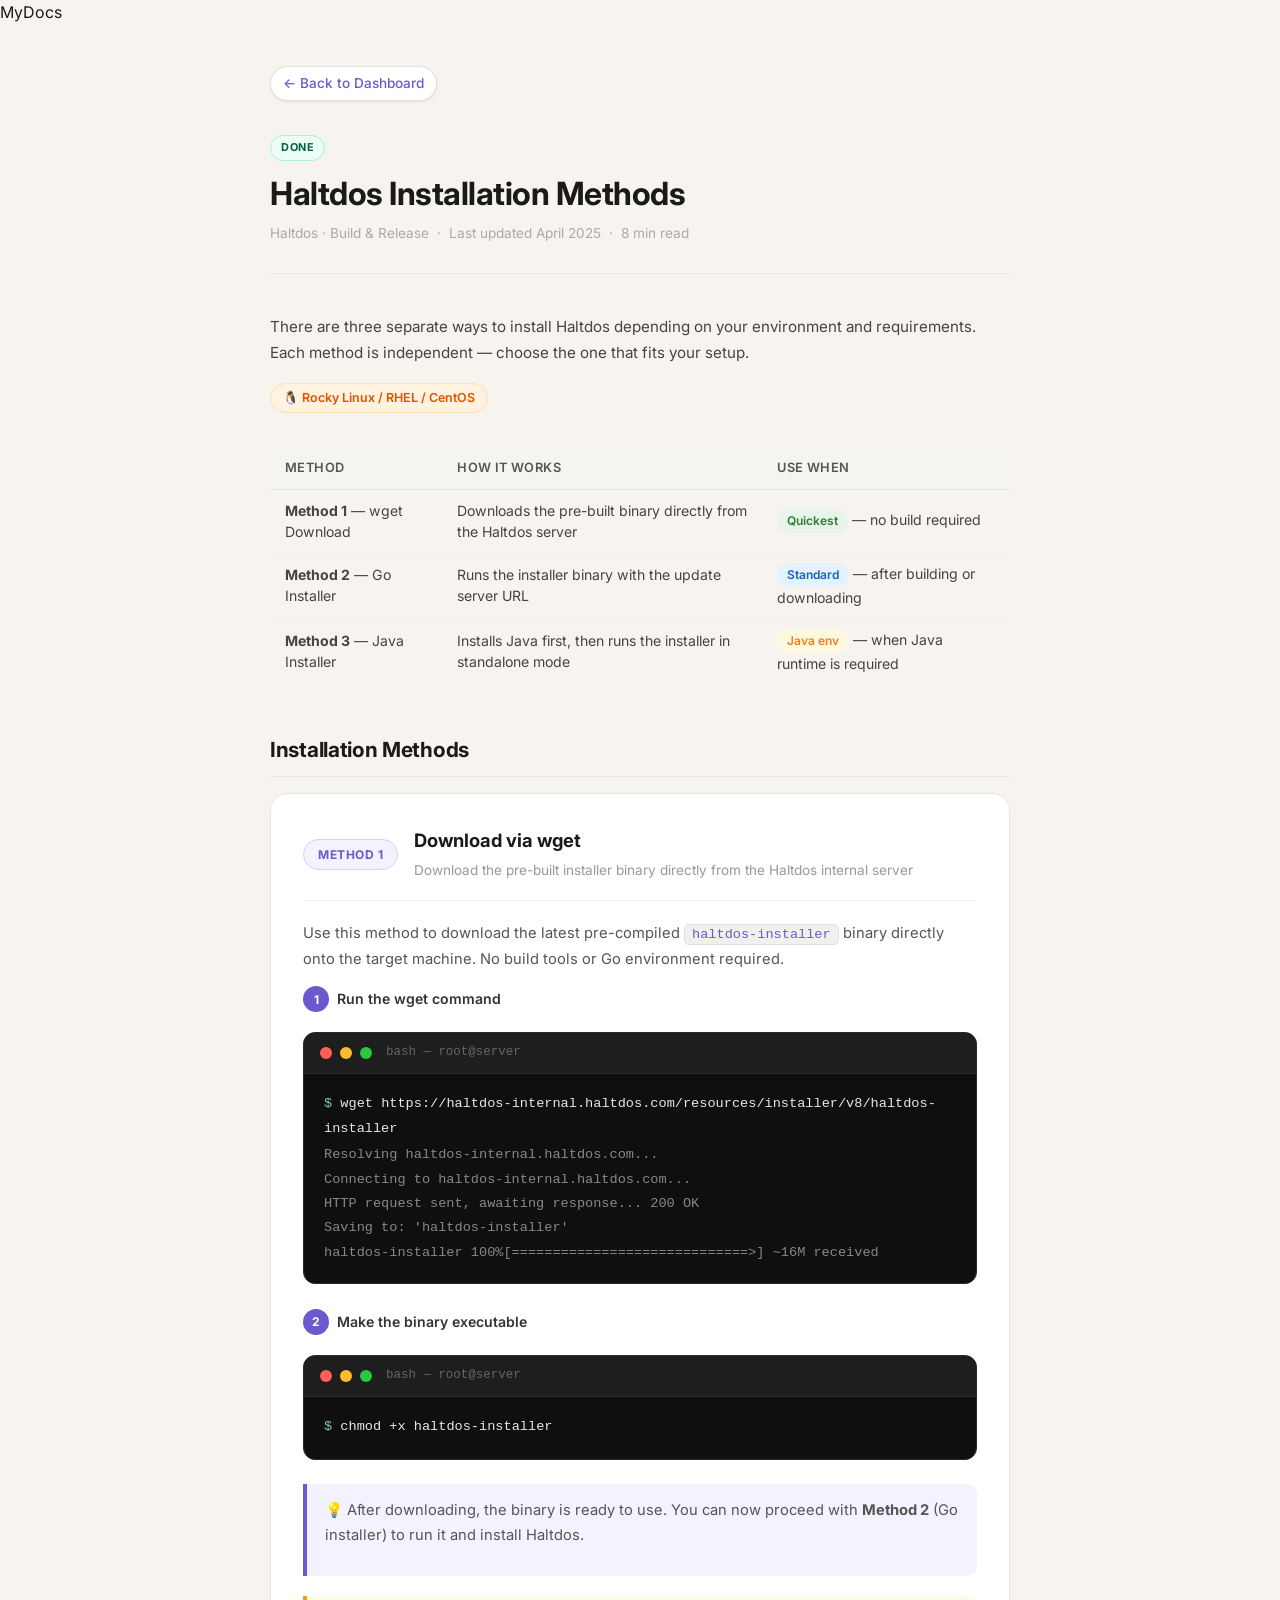
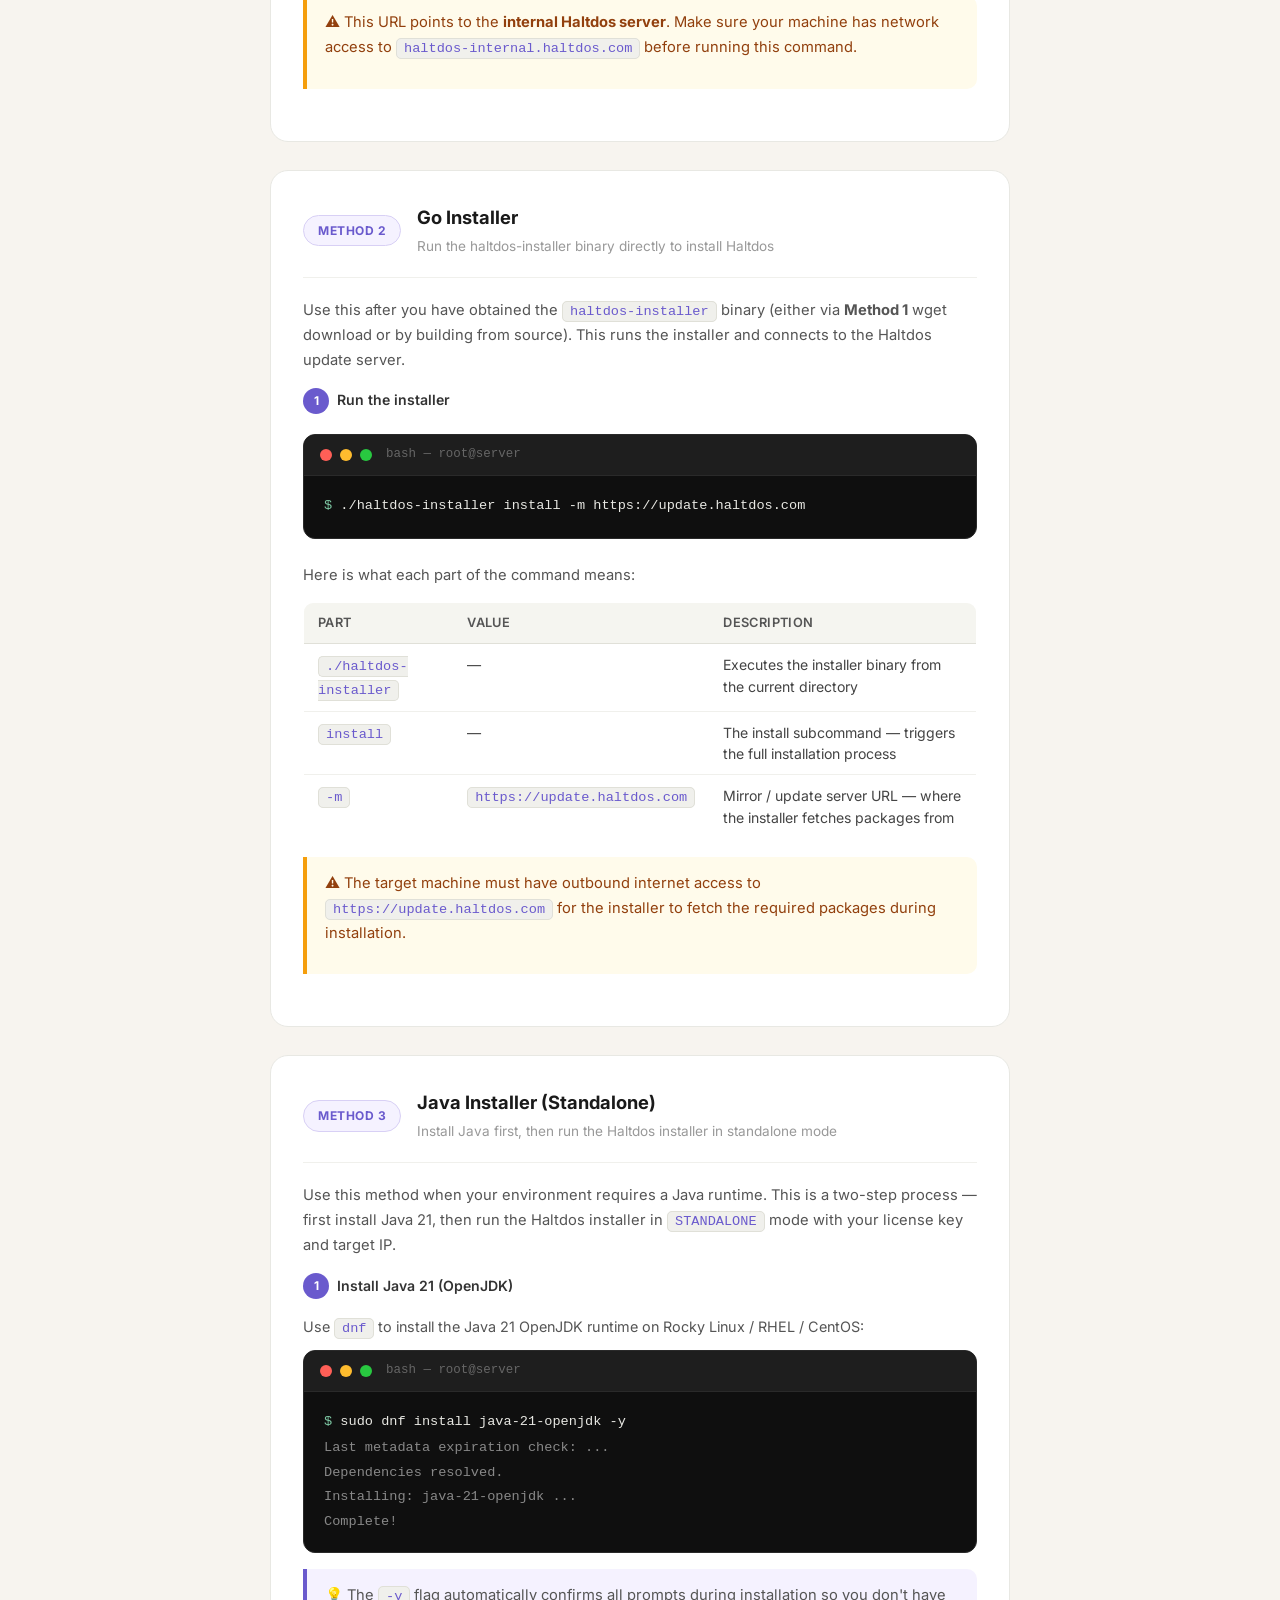
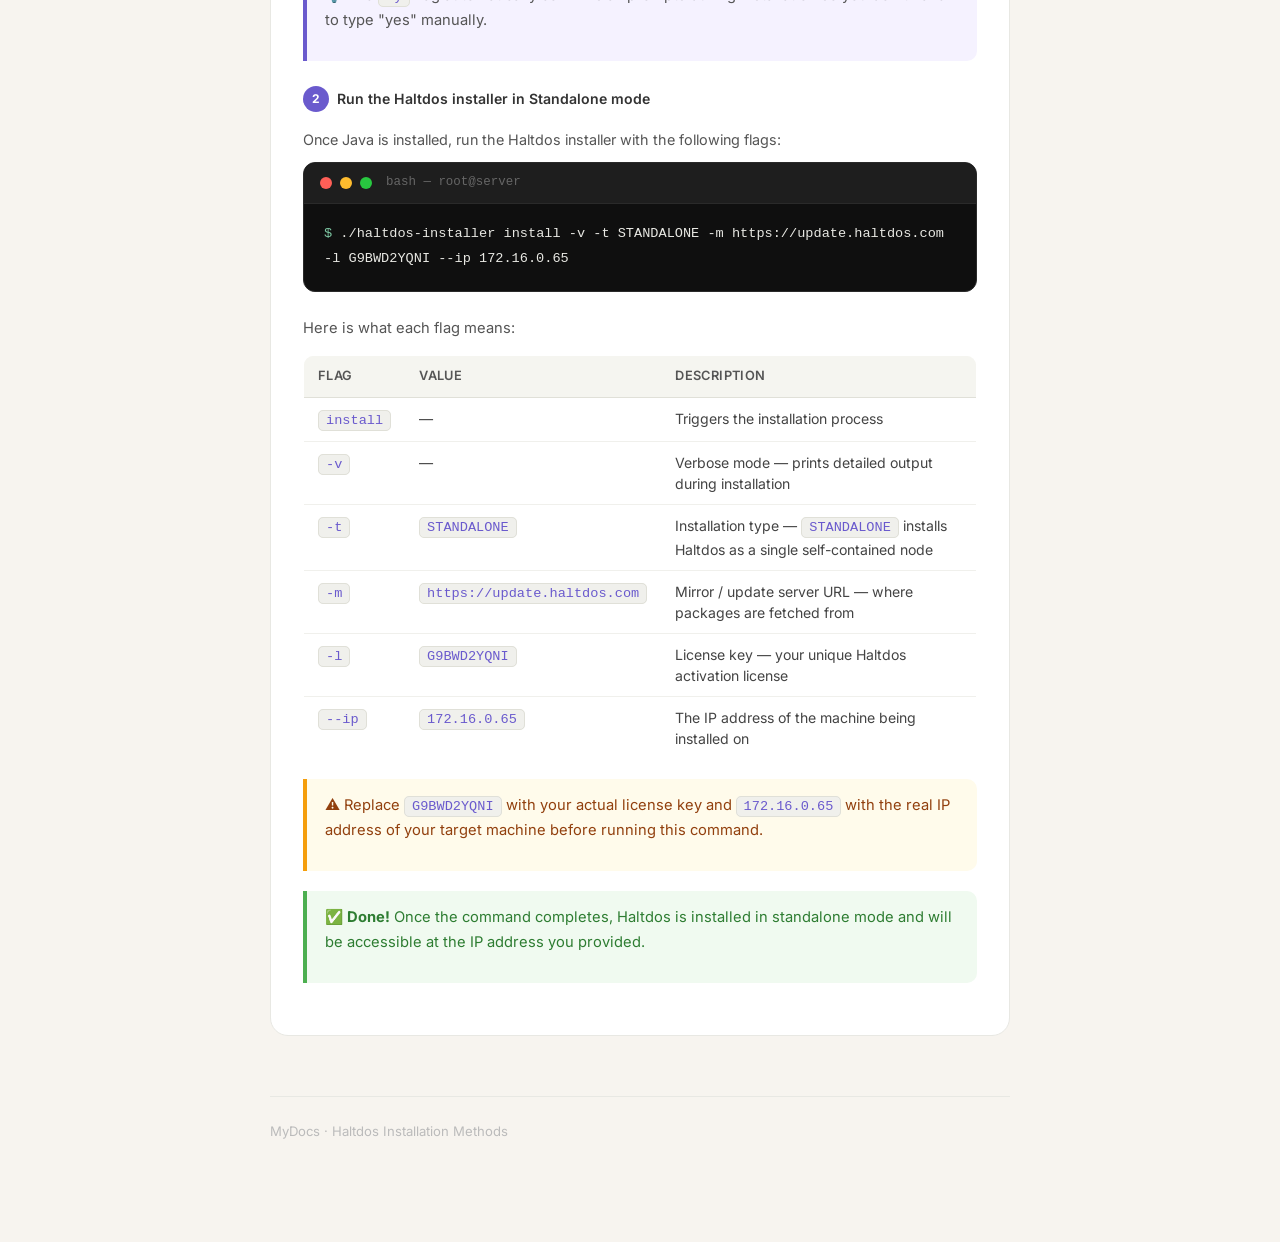
<file: docs/installer-methods.html>
<!DOCTYPE html>
<html lang="en">

<head>
    <meta charset="UTF-8" />
    <meta name="viewport" content="width=device-width, initial-scale=1.0" />
    <title>Installer Methods · MyDocs</title>
    <link rel="stylesheet" href="../style.css" />
    <style>
        .doc-wrapper {
            max-width: 820px;
            margin: 0 auto;
            padding: 40px 40px 100px;
        }

        .back-btn {
            display: inline-flex;
            align-items: center;
            gap: 6px;
            font-size: 0.85rem;
            font-weight: 500;
            color: #6a5acd;
            text-decoration: none;
            margin-bottom: 32px;
            transition: gap 0.2s;
        }

        .back-btn:hover {
            gap: 10px;
        }

        .doc-header {
            margin-bottom: 40px;
            padding-bottom: 28px;
            border-bottom: 1px solid #e8e8e3;
        }

        .doc-header .tag {
            margin-bottom: 14px;
            display: inline-block;
        }

        .doc-header h1 {
            font-size: 2rem;
            font-weight: 700;
            letter-spacing: -0.5px;
            color: #1a1a1a;
            margin-bottom: 10px;
        }

        .doc-header .doc-meta {
            font-size: 0.85rem;
            color: #aaa;
        }

        .doc-content h2 {
            font-size: 1.3rem;
            font-weight: 700;
            color: #1a1a1a;
            margin: 48px 0 16px;
            padding-bottom: 10px;
            border-bottom: 1px solid #e8e8e3;
            letter-spacing: -0.3px;
        }

        .doc-content p {
            font-size: 0.95rem;
            color: #444;
            line-height: 1.75;
            margin-bottom: 16px;
        }

        .doc-content ul {
            padding-left: 20px;
            margin-bottom: 16px;
        }

        .doc-content li {
            font-size: 0.95rem;
            color: #444;
            line-height: 1.75;
            margin-bottom: 8px;
        }

        .doc-content code {
            background-color: #f0f0ec;
            border: 1px solid #e0e0d8;
            border-radius: 5px;
            padding: 2px 7px;
            font-size: 0.85rem;
            font-family: 'Courier New', monospace;
            color: #6a5acd;
        }

        .doc-content hr {
            border: none;
            border-top: 1px solid #e8e8e3;
            margin: 44px 0;
        }

        /* ── Callouts ── */
        .callout {
            background-color: #f5f2ff;
            border-left: 4px solid #6a5acd;
            border-radius: 0 10px 10px 0;
            padding: 14px 18px;
            margin-bottom: 20px;
        }

        .callout p {
            margin: 0;
            font-size: 0.9rem;
            color: #4a3f8f;
        }

        .callout.warning {
            background-color: #fffbeb;
            border-left: 4px solid #f59e0b;
        }

        .callout.warning p {
            color: #92400e;
        }

        .callout.success {
            background-color: #f0faf0;
            border-left: 4px solid #4caf50;
        }

        .callout.success p {
            color: #2e7d32;
        }

        /* ── Method card (top-level section) ── */
        .method-card {
            background-color: #ffffff;
            border: 1px solid #e8e8e3;
            border-radius: 18px;
            padding: 32px;
            margin-bottom: 28px;
        }

        .method-header {
            display: flex;
            align-items: center;
            gap: 16px;
            margin-bottom: 20px;
            padding-bottom: 18px;
            border-bottom: 1px solid #f0f0ec;
        }

        .method-badge {
            background-color: #f5f2ff;
            border: 1px solid #d8d0f5;
            color: #6a5acd;
            font-size: 0.75rem;
            font-weight: 700;
            padding: 5px 14px;
            border-radius: 999px;
            text-transform: uppercase;
            letter-spacing: 0.5px;
            white-space: nowrap;
        }

        .method-header h3 {
            font-size: 1.15rem;
            font-weight: 700;
            color: #1a1a1a;
            margin: 0;
        }

        .method-header p {
            font-size: 0.85rem;
            color: #999;
            margin: 3px 0 0;
        }

        .method-body p {
            font-size: 0.92rem;
            color: #555;
            line-height: 1.7;
            margin-bottom: 14px;
        }

        .method-body ul {
            padding-left: 20px;
            margin: 8px 0 16px;
        }

        .method-body li {
            font-size: 0.92rem;
            color: #555;
            line-height: 1.7;
            margin-bottom: 6px;
        }

        .method-body code {
            background-color: #f0f0ec;
            border: 1px solid #e0e0d8;
            border-radius: 5px;
            padding: 2px 7px;
            font-size: 0.85rem;
            font-family: 'Courier New', monospace;
            color: #6a5acd;
        }

        /* ── Step inside a method ── */
        .method-step {
            margin-bottom: 24px;
        }

        .method-step-label {
            display: inline-flex;
            align-items: center;
            gap: 8px;
            margin-bottom: 10px;
        }

        .step-dot {
            width: 26px;
            height: 26px;
            background-color: #6a5acd;
            color: #fff;
            border-radius: 50%;
            display: flex;
            align-items: center;
            justify-content: center;
            font-size: 0.75rem;
            font-weight: 700;
            flex-shrink: 0;
        }

        .step-dot-label {
            font-size: 0.88rem;
            font-weight: 600;
            color: #333;
        }

        /* ── Terminal ── */
        .terminal {
            background-color: #0f0f0f;
            border-radius: 12px;
            overflow: hidden;
            margin: 10px 0 16px;
            border: 1px solid #2a2a2a;
        }

        .terminal-bar {
            background-color: #1e1e1e;
            padding: 10px 16px;
            display: flex;
            align-items: center;
            gap: 8px;
            border-bottom: 1px solid #2a2a2a;
        }

        .terminal-dot {
            width: 12px;
            height: 12px;
            border-radius: 50%;
        }

        .terminal-dot.red {
            background-color: #ff5f57;
        }

        .terminal-dot.amber {
            background-color: #febc2e;
        }

        .terminal-dot.green {
            background-color: #28c840;
        }

        .terminal-title {
            font-size: 0.78rem;
            color: #666;
            margin-left: 6px;
            font-family: 'Courier New', monospace;
        }

        .terminal-body {
            padding: 18px 20px;
            font-family: 'Courier New', monospace;
            font-size: 0.85rem;
            line-height: 1.8;
            overflow-x: auto;
        }

        .t-line {
            display: block;
            margin-bottom: 2px;
        }

        .t-prompt {
            color: #7ec8a4;
        }

        .t-cmd {
            color: #e8e8e3;
        }

        .t-output {
            color: #888;
            display: block;
        }

        .t-comment {
            color: #555;
            font-style: italic;
        }

        /* ── Flag table ── */
        .flag-table {
            width: 100%;
            border-collapse: collapse;
            margin: 14px 0 18px;
            font-size: 0.88rem;
            border-radius: 10px;
            overflow: hidden;
            border: 1px solid #e8e8e3;
        }

        .flag-table thead tr {
            background-color: #f5f5f0;
        }

        .flag-table th {
            text-align: left;
            padding: 10px 14px;
            font-weight: 600;
            color: #555;
            font-size: 0.8rem;
            text-transform: uppercase;
            letter-spacing: 0.4px;
            border-bottom: 1px solid #e0e0d8;
        }

        .flag-table td {
            padding: 10px 14px;
            border-bottom: 1px solid #f0f0ec;
            color: #444;
            vertical-align: top;
        }

        .flag-table tr:last-child td {
            border-bottom: none;
        }

        .flag-table tr:hover td {
            background-color: #fafaf8;
        }

        /* ── OS badge ── */
        .os-badge {
            display: inline-flex;
            align-items: center;
            gap: 6px;
            background-color: #fff3e0;
            border: 1px solid #ffe0b2;
            color: #e65100;
            font-size: 0.78rem;
            font-weight: 600;
            padding: 4px 12px;
            border-radius: 999px;
            margin-bottom: 18px;
        }

        /* ── Nav path ── */
        .nav-path {
            display: inline-flex;
            align-items: center;
            gap: 6px;
            background-color: #f5f5f0;
            border: 1px solid #e0e0d8;
            border-radius: 8px;
            padding: 8px 14px;
            font-size: 0.85rem;
            font-weight: 500;
            color: #555;
            margin-bottom: 24px;
        }

        .nav-path span {
            color: #bbb;
            font-size: 0.8rem;
        }

        /* ── Summary table ── */
        .summary-table {
            width: 100%;
            border-collapse: collapse;
            margin: 16px 0 0;
            font-size: 0.88rem;
            border-radius: 10px;
            overflow: hidden;
            border: 1px solid #e8e8e3;
        }

        .summary-table thead tr {
            background-color: #f5f5f0;
        }

        .summary-table th {
            text-align: left;
            padding: 10px 14px;
            font-weight: 600;
            color: #555;
            font-size: 0.8rem;
            text-transform: uppercase;
            letter-spacing: 0.4px;
            border-bottom: 1px solid #e0e0d8;
        }

        .summary-table td {
            padding: 10px 14px;
            border-bottom: 1px solid #f0f0ec;
            color: #444;
            vertical-align: middle;
        }

        .summary-table tr:last-child td {
            border-bottom: none;
        }

        .summary-table tr:hover td {
            background-color: #fafaf8;
        }

        .badge-simple {
            display: inline-block;
            font-size: 0.75rem;
            font-weight: 600;
            padding: 3px 10px;
            border-radius: 999px;
        }

        .badge-simple.green {
            background-color: #e6f4ea;
            color: #2e7d32;
        }

        .badge-simple.blue {
            background-color: #e3f2fd;
            color: #1565c0;
        }

        .badge-simple.amber {
            background-color: #fff8e1;
            color: #f57f17;
        }

        .doc-footer {
            margin-top: 60px;
            padding-top: 24px;
            border-top: 1px solid #e8e8e3;
            font-size: 0.82rem;
            color: #bbb;
        }
    </style>
</head>

<body>

    <nav class="navbar">
        <div class="logo">My<span>Docs</span></div>
    </nav>

    <div class="doc-wrapper">

        <a class="back-btn" href="../index.html">← Back to Dashboard</a>

        <div class="doc-header">
            <span class="tag done">Done</span>
            <h1>Haltdos Installation Methods</h1>
            <div class="doc-meta">
                Haltdos · Build &amp; Release &nbsp;·&nbsp; Last updated April 2025 &nbsp;·&nbsp; 8 min read
            </div>
        </div>

        <div class="doc-content">

            <p>
                There are three separate ways to install Haltdos depending on your
                environment and requirements. Each method is independent — choose the
                one that fits your setup.
            </p>

            <div class="os-badge">🐧 Rocky Linux / RHEL / CentOS</div>

            <!-- ── SUMMARY TABLE ── -->
            <table class="summary-table">
                <thead>
                    <tr>
                        <th>Method</th>
                        <th>How it works</th>
                        <th>Use when</th>
                    </tr>
                </thead>
                <tbody>
                    <tr>
                        <td><strong>Method 1</strong> — wget Download</td>
                        <td>Downloads the pre-built binary directly from the Haltdos server</td>
                        <td><span class="badge-simple green">Quickest</span> — no build required</td>
                    </tr>
                    <tr>
                        <td><strong>Method 2</strong> — Go Installer</td>
                        <td>Runs the installer binary with the update server URL</td>
                        <td><span class="badge-simple blue">Standard</span> — after building or downloading</td>
                    </tr>
                    <tr>
                        <td><strong>Method 3</strong> — Java Installer</td>
                        <td>Installs Java first, then runs the installer in standalone mode</td>
                        <td><span class="badge-simple amber">Java env</span> — when Java runtime is required</td>
                    </tr>
                </tbody>
            </table>

            <h2>Installation Methods</h2>

            <!-- ══════════════════════════════
           METHOD 1 — WGET DOWNLOAD
      ══════════════════════════════ -->
            <div class="method-card">
                <div class="method-header">
                    <div>
                        <div class="method-badge">Method 1</div>
                    </div>
                    <div>
                        <h3>Download via wget</h3>
                        <p>Download the pre-built installer binary directly from the Haltdos internal server</p>
                    </div>
                </div>

                <div class="method-body">

                    <p>
                        Use this method to download the latest pre-compiled <code>haltdos-installer</code>
                        binary directly onto the target machine. No build tools or Go environment required.
                    </p>

                    <div class="method-step">
                        <div class="method-step-label">
                            <div class="step-dot">1</div>
                            <span class="step-dot-label">Run the wget command</span>
                        </div>
                        <div class="terminal">
                            <div class="terminal-bar">
                                <div class="terminal-dot red"></div>
                                <div class="terminal-dot amber"></div>
                                <div class="terminal-dot green"></div>
                                <span class="terminal-title">bash — root@server</span>
                            </div>
                            <div class="terminal-body">
                                <span class="t-line">
                                    <span class="t-prompt">$</span>
                                    <span class="t-cmd"> wget
                                        https://haltdos-internal.haltdos.com/resources/installer/v8/haltdos-installer</span>
                                </span>
                                <span class="t-output">Resolving haltdos-internal.haltdos.com...</span>
                                <span class="t-output">Connecting to haltdos-internal.haltdos.com...</span>
                                <span class="t-output">HTTP request sent, awaiting response... 200 OK</span>
                                <span class="t-output">Saving to: 'haltdos-installer'</span>
                                <span class="t-output">haltdos-installer 100%[=============================>] ~16M
                                    received</span>
                            </div>
                        </div>
                    </div>

                    <div class="method-step">
                        <div class="method-step-label">
                            <div class="step-dot">2</div>
                            <span class="step-dot-label">Make the binary executable</span>
                        </div>
                        <div class="terminal">
                            <div class="terminal-bar">
                                <div class="terminal-dot red"></div>
                                <div class="terminal-dot amber"></div>
                                <div class="terminal-dot green"></div>
                                <span class="terminal-title">bash — root@server</span>
                            </div>
                            <div class="terminal-body">
                                <span class="t-line">
                                    <span class="t-prompt">$</span>
                                    <span class="t-cmd"> chmod +x haltdos-installer</span>
                                </span>
                            </div>
                        </div>
                    </div>

                    <div class="callout">
                        <p>💡 After downloading, the binary is ready to use. You can now proceed with
                            <strong>Method 2</strong> (Go installer) to run it and install Haltdos.
                        </p>
                    </div>

                    <div class="callout warning">
                        <p>⚠️ This URL points to the <strong>internal Haltdos server</strong>. Make sure
                            your machine has network access to <code>haltdos-internal.haltdos.com</code>
                            before running this command.</p>
                    </div>

                </div>
            </div>

            <!-- ══════════════════════════════
           METHOD 2 — GO INSTALLER
      ══════════════════════════════ -->
            <div class="method-card">
                <div class="method-header">
                    <div>
                        <div class="method-badge">Method 2</div>
                    </div>
                    <div>
                        <h3>Go Installer</h3>
                        <p>Run the haltdos-installer binary directly to install Haltdos</p>
                    </div>
                </div>

                <div class="method-body">

                    <p>
                        Use this after you have obtained the <code>haltdos-installer</code> binary
                        (either via <strong>Method 1</strong> wget download or by building from source).
                        This runs the installer and connects to the Haltdos update server.
                    </p>

                    <div class="method-step">
                        <div class="method-step-label">
                            <div class="step-dot">1</div>
                            <span class="step-dot-label">Run the installer</span>
                        </div>
                        <div class="terminal">
                            <div class="terminal-bar">
                                <div class="terminal-dot red"></div>
                                <div class="terminal-dot amber"></div>
                                <div class="terminal-dot green"></div>
                                <span class="terminal-title">bash — root@server</span>
                            </div>
                            <div class="terminal-body">
                                <span class="t-line">
                                    <span class="t-prompt">$</span>
                                    <span class="t-cmd"> ./haltdos-installer install -m
                                        https://update.haltdos.com</span>
                                </span>
                            </div>
                        </div>
                    </div>

                    <p>Here is what each part of the command means:</p>

                    <table class="flag-table">
                        <thead>
                            <tr>
                                <th>Part</th>
                                <th>Value</th>
                                <th>Description</th>
                            </tr>
                        </thead>
                        <tbody>
                            <tr>
                                <td><code>./haltdos-installer</code></td>
                                <td>—</td>
                                <td>Executes the installer binary from the current directory</td>
                            </tr>
                            <tr>
                                <td><code>install</code></td>
                                <td>—</td>
                                <td>The install subcommand — triggers the full installation process</td>
                            </tr>
                            <tr>
                                <td><code>-m</code></td>
                                <td><code>https://update.haltdos.com</code></td>
                                <td>Mirror / update server URL — where the installer fetches packages from</td>
                            </tr>
                        </tbody>
                    </table>

                    <div class="callout warning">
                        <p>⚠️ The target machine must have outbound internet access to
                            <code>https://update.haltdos.com</code> for the installer to fetch
                            the required packages during installation.
                        </p>
                    </div>

                </div>
            </div>

            <!-- ══════════════════════════════
           METHOD 3 — JAVA INSTALLER
      ══════════════════════════════ -->
            <div class="method-card">
                <div class="method-header">
                    <div>
                        <div class="method-badge">Method 3</div>
                    </div>
                    <div>
                        <h3>Java Installer (Standalone)</h3>
                        <p>Install Java first, then run the Haltdos installer in standalone mode</p>
                    </div>
                </div>

                <div class="method-body">

                    <p>
                        Use this method when your environment requires a Java runtime. This is a
                        two-step process — first install Java 21, then run the Haltdos installer
                        in <code>STANDALONE</code> mode with your license key and target IP.
                    </p>

                    <!-- Step 1 — Install Java -->
                    <div class="method-step">
                        <div class="method-step-label">
                            <div class="step-dot">1</div>
                            <span class="step-dot-label">Install Java 21 (OpenJDK)</span>
                        </div>
                        <p style="font-size:0.9rem; color:#555; margin: 6px 0 10px;">
                            Use <code>dnf</code> to install the Java 21 OpenJDK runtime on Rocky Linux / RHEL / CentOS:
                        </p>
                        <div class="terminal">
                            <div class="terminal-bar">
                                <div class="terminal-dot red"></div>
                                <div class="terminal-dot amber"></div>
                                <div class="terminal-dot green"></div>
                                <span class="terminal-title">bash — root@server</span>
                            </div>
                            <div class="terminal-body">
                                <span class="t-line">
                                    <span class="t-prompt">$</span>
                                    <span class="t-cmd"> sudo dnf install java-21-openjdk -y</span>
                                </span>
                                <span class="t-output">Last metadata expiration check: ...</span>
                                <span class="t-output">Dependencies resolved.</span>
                                <span class="t-output">Installing: java-21-openjdk ...</span>
                                <span class="t-output">Complete!</span>
                            </div>
                        </div>
                        <div class="callout">
                            <p>💡 The <code>-y</code> flag automatically confirms all prompts during
                                installation so you don't have to type "yes" manually.</p>
                        </div>
                    </div>

                    <!-- Step 2 — Run Java installer -->
                    <div class="method-step">
                        <div class="method-step-label">
                            <div class="step-dot">2</div>
                            <span class="step-dot-label">Run the Haltdos installer in Standalone mode</span>
                        </div>
                        <p style="font-size:0.9rem; color:#555; margin: 6px 0 10px;">
                            Once Java is installed, run the Haltdos installer with the following flags:
                        </p>
                        <div class="terminal">
                            <div class="terminal-bar">
                                <div class="terminal-dot red"></div>
                                <div class="terminal-dot amber"></div>
                                <div class="terminal-dot green"></div>
                                <span class="terminal-title">bash — root@server</span>
                            </div>
                            <div class="terminal-body">
                                <span class="t-line">
                                    <span class="t-prompt">$</span>
                                    <span class="t-cmd"> ./haltdos-installer install -v -t STANDALONE -m
                                        https://update.haltdos.com -l G9BWD2YQNI --ip 172.16.0.65</span>
                                </span>
                            </div>
                        </div>
                    </div>

                    <p>Here is what each flag means:</p>

                    <table class="flag-table">
                        <thead>
                            <tr>
                                <th>Flag</th>
                                <th>Value</th>
                                <th>Description</th>
                            </tr>
                        </thead>
                        <tbody>
                            <tr>
                                <td><code>install</code></td>
                                <td>—</td>
                                <td>Triggers the installation process</td>
                            </tr>
                            <tr>
                                <td><code>-v</code></td>
                                <td>—</td>
                                <td>Verbose mode — prints detailed output during installation</td>
                            </tr>
                            <tr>
                                <td><code>-t</code></td>
                                <td><code>STANDALONE</code></td>
                                <td>Installation type — <code>STANDALONE</code> installs Haltdos as a single
                                    self-contained node</td>
                            </tr>
                            <tr>
                                <td><code>-m</code></td>
                                <td><code>https://update.haltdos.com</code></td>
                                <td>Mirror / update server URL — where packages are fetched from</td>
                            </tr>
                            <tr>
                                <td><code>-l</code></td>
                                <td><code>G9BWD2YQNI</code></td>
                                <td>License key — your unique Haltdos activation license</td>
                            </tr>
                            <tr>
                                <td><code>--ip</code></td>
                                <td><code>172.16.0.65</code></td>
                                <td>The IP address of the machine being installed on</td>
                            </tr>
                        </tbody>
                    </table>

                    <div class="callout warning">
                        <p>⚠️ Replace <code>G9BWD2YQNI</code> with your actual license key and
                            <code>172.16.0.65</code> with the real IP address of your target machine
                            before running this command.
                        </p>
                    </div>

                    <div class="callout success">
                        <p>✅ <strong>Done!</strong> Once the command completes, Haltdos is installed
                            in standalone mode and will be accessible at the IP address you provided.</p>
                    </div>

                </div>
            </div>

        </div>

        <div class="doc-footer">
            MyDocs · Haltdos Installation Methods
        </div>

    </div>

</body>

</html>
</file>
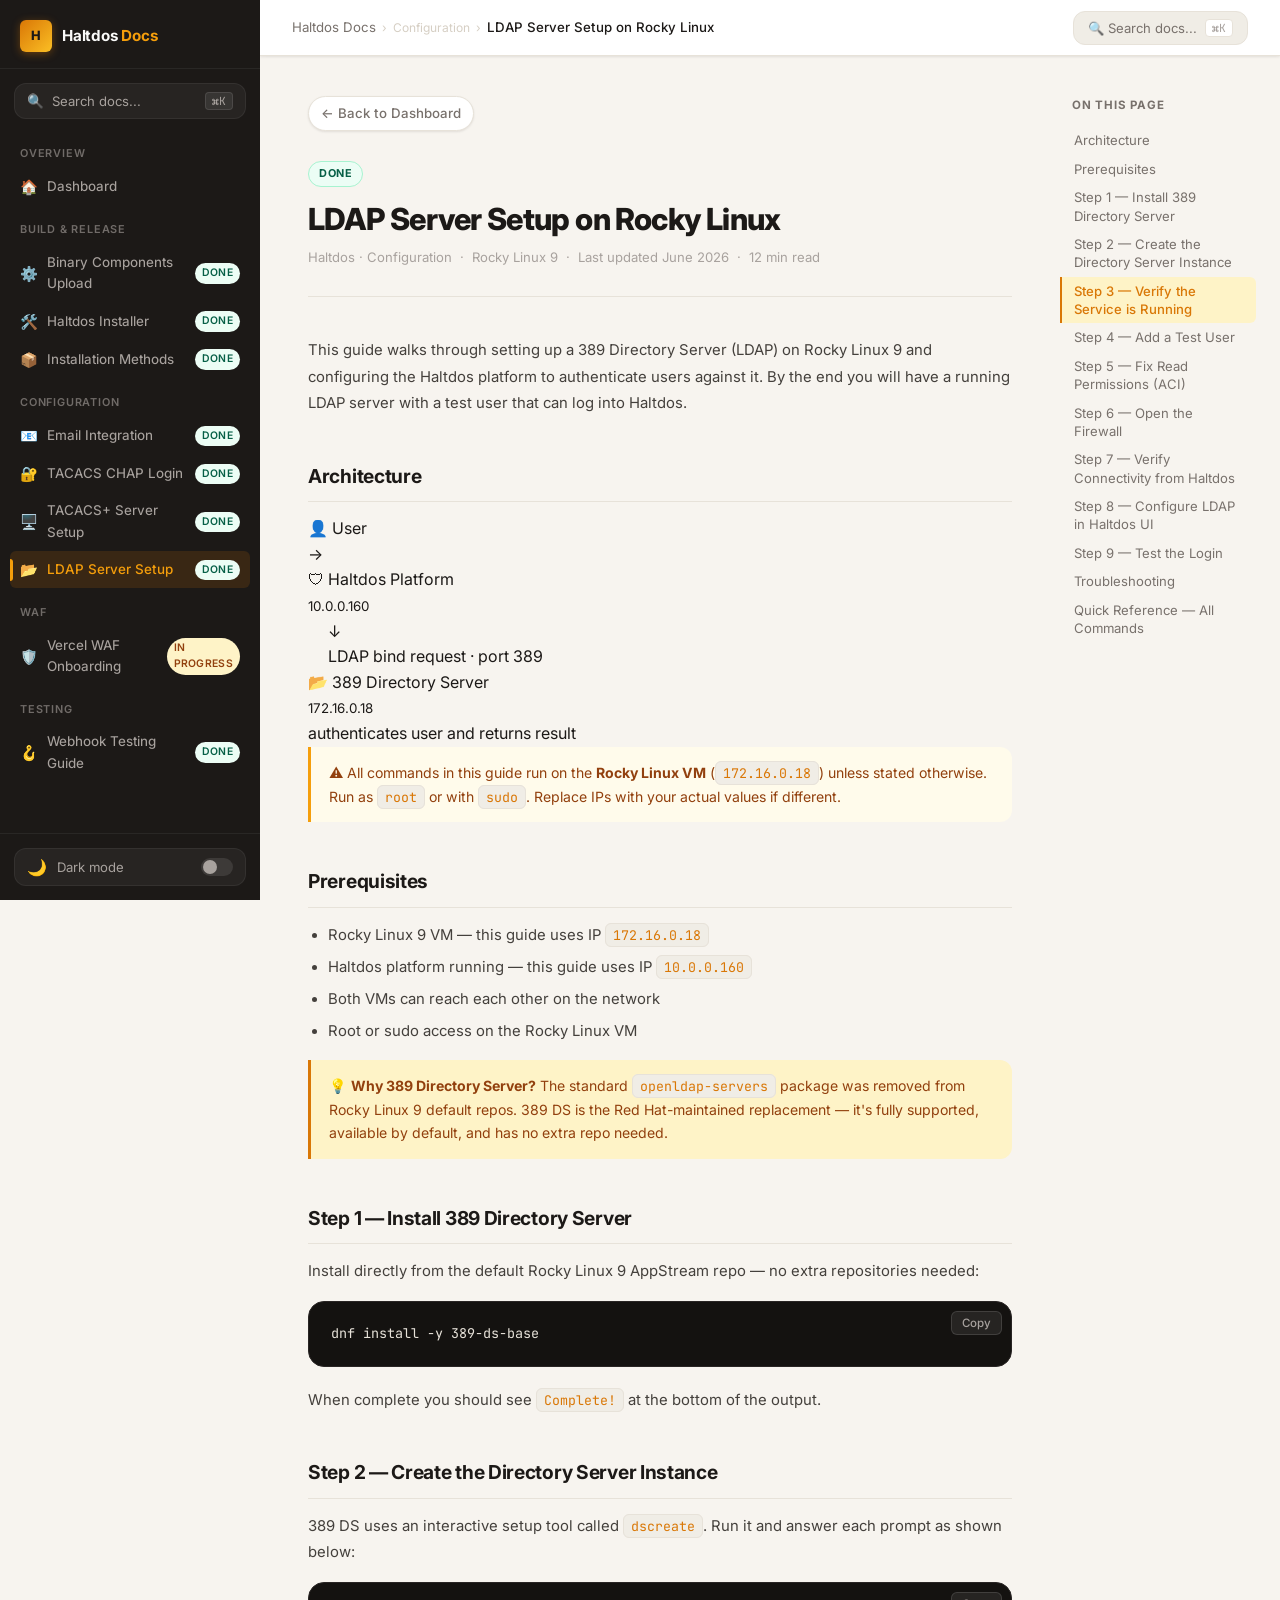
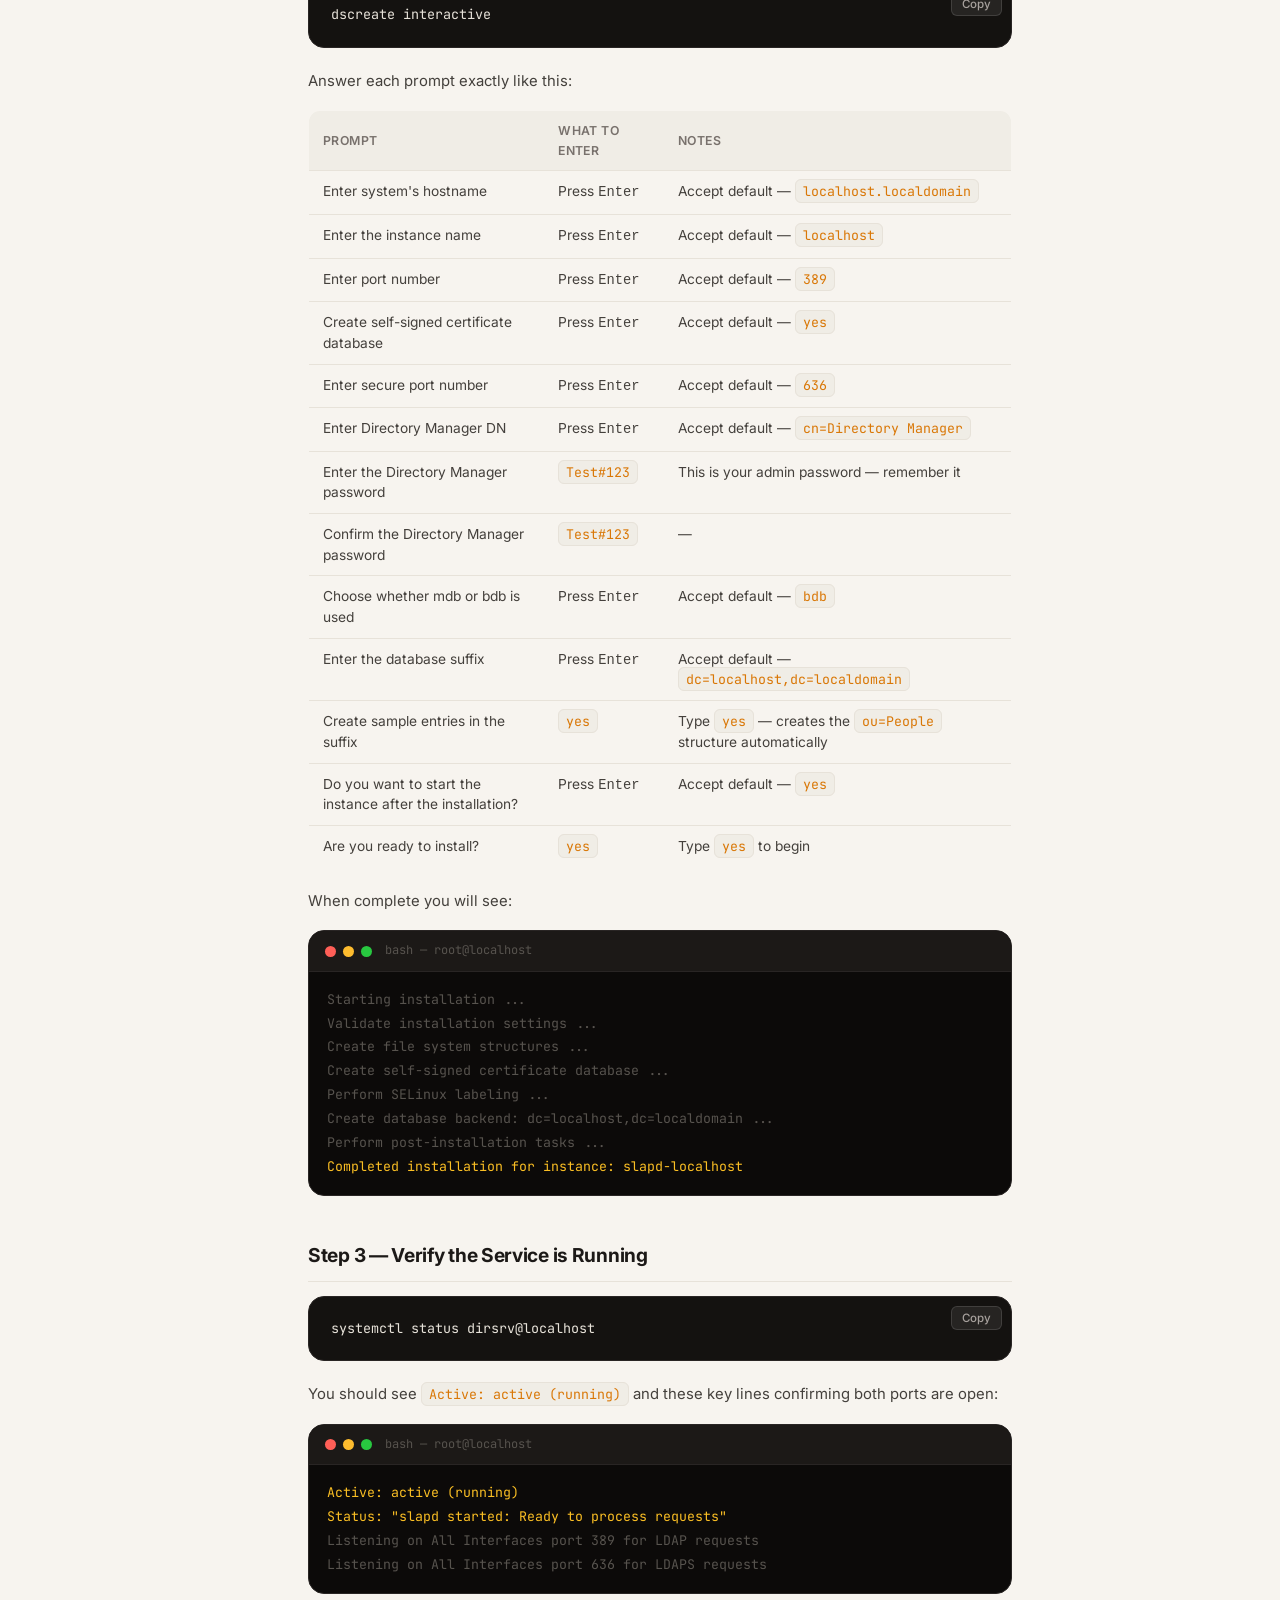
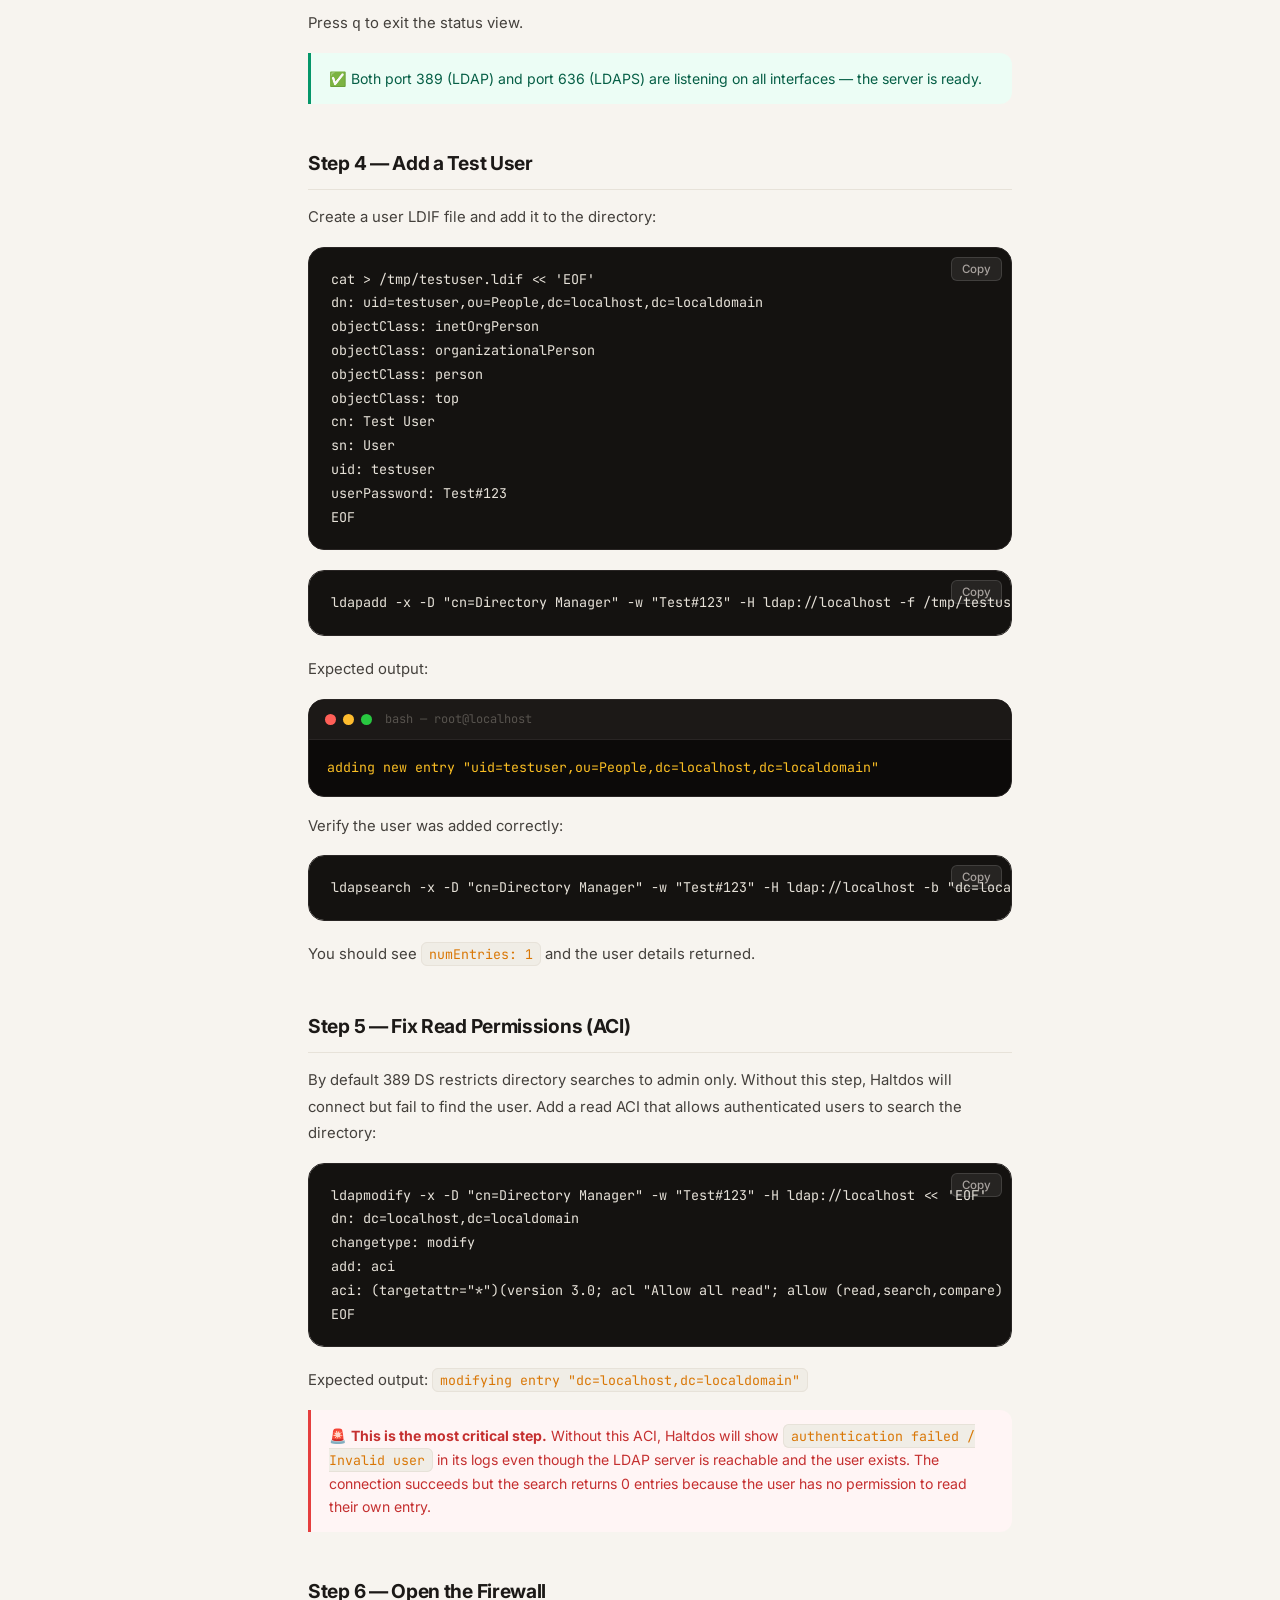
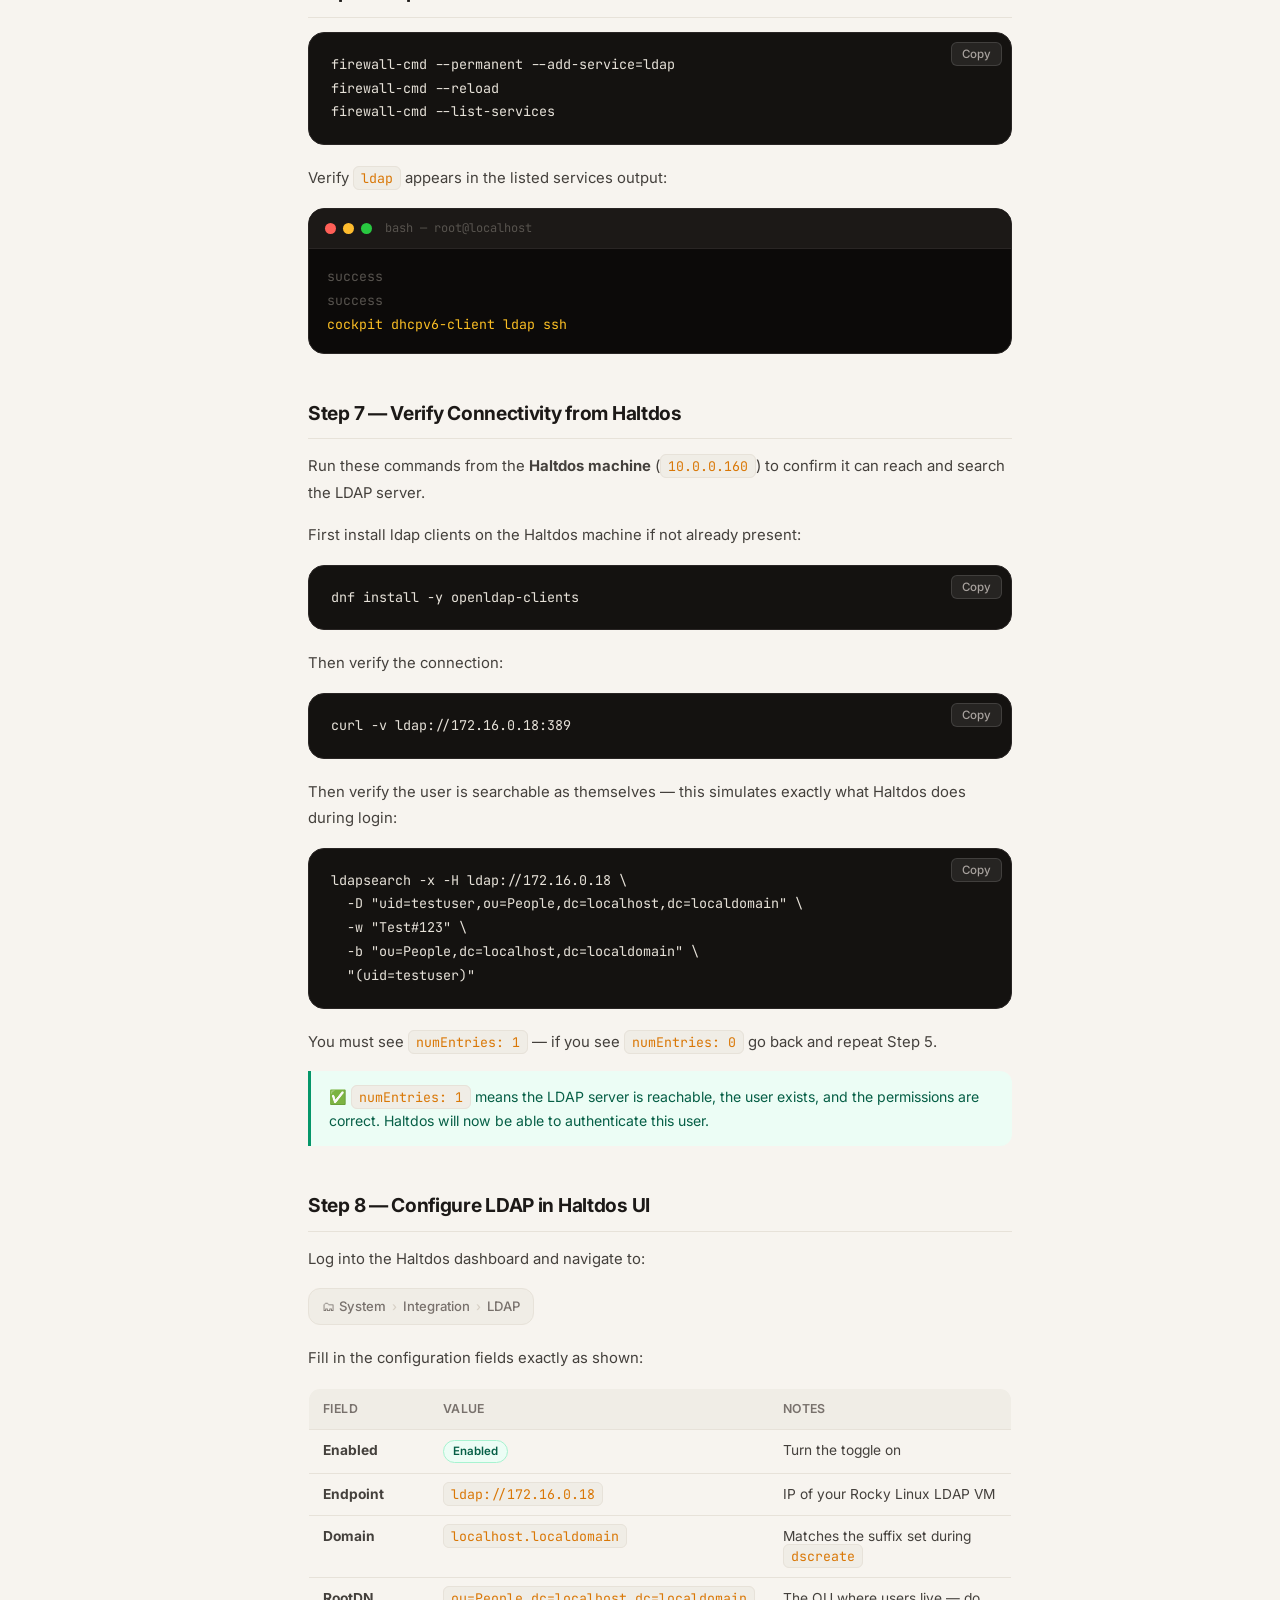
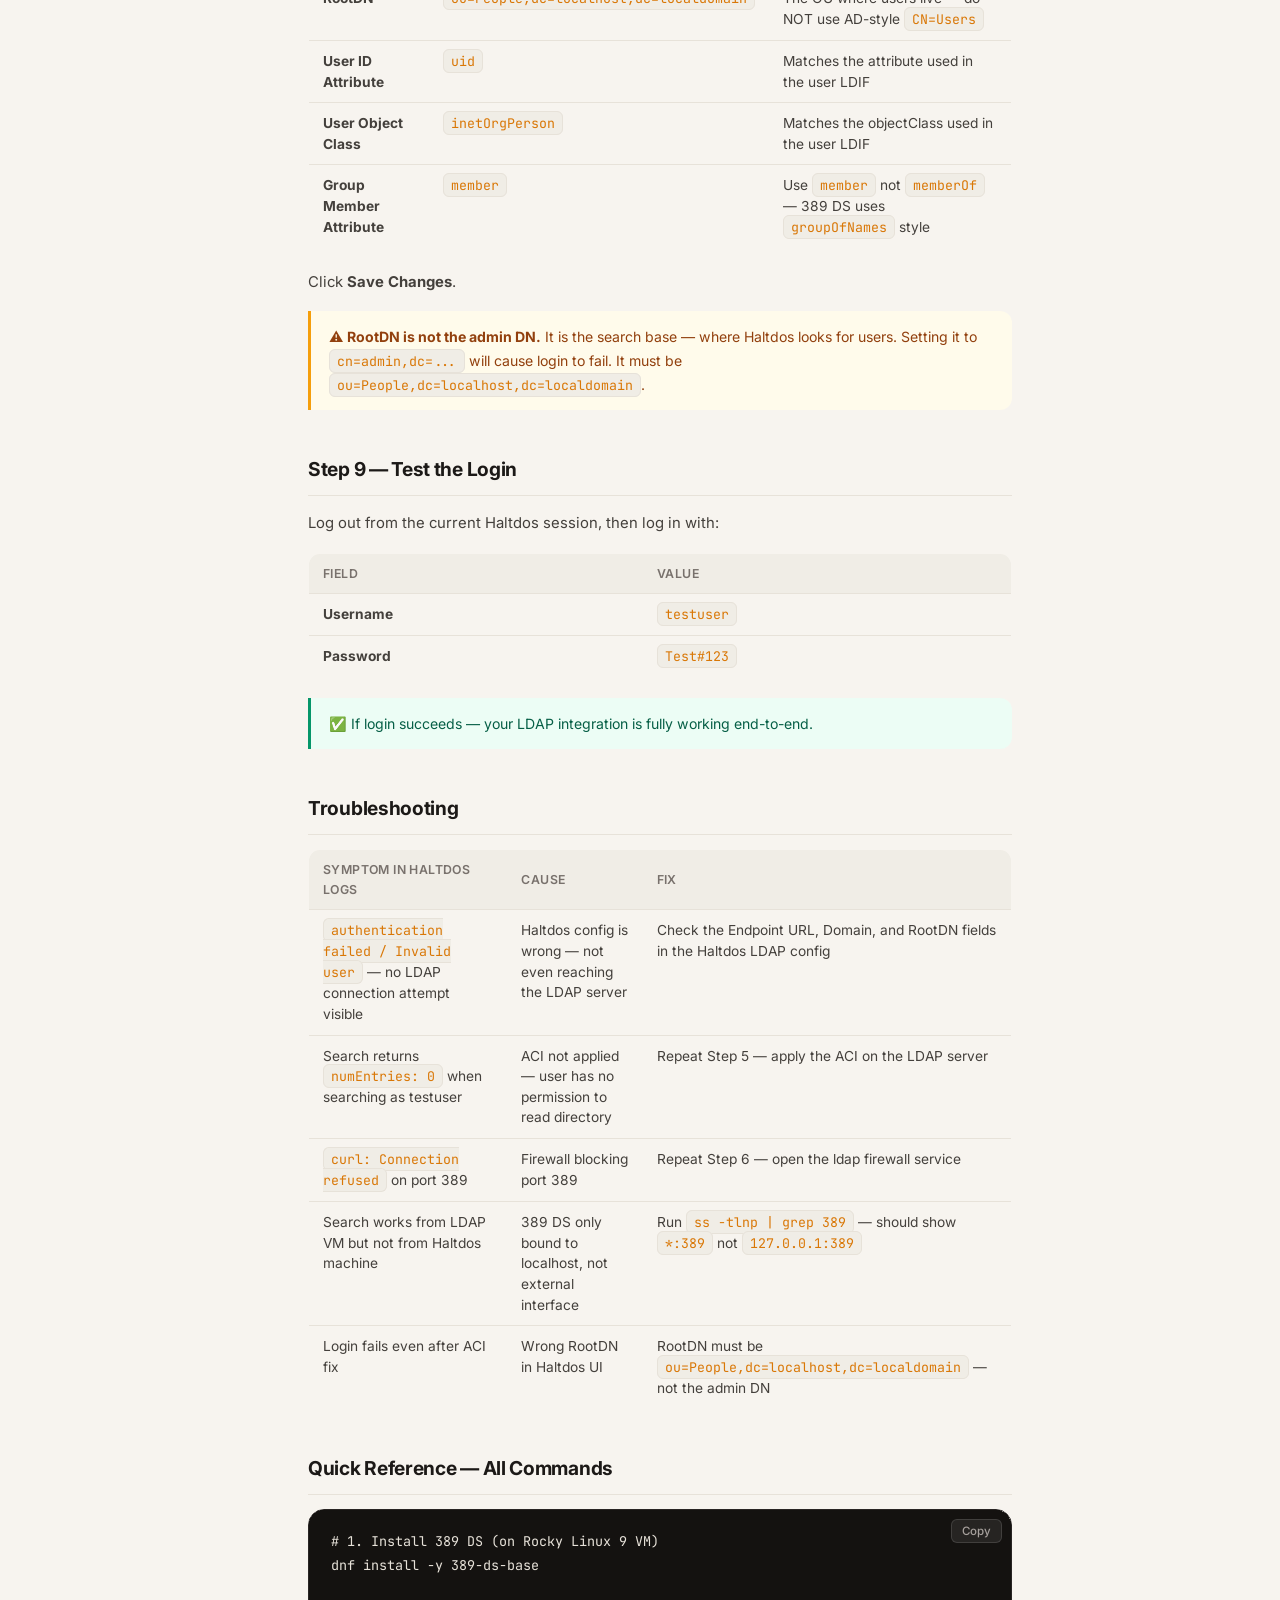
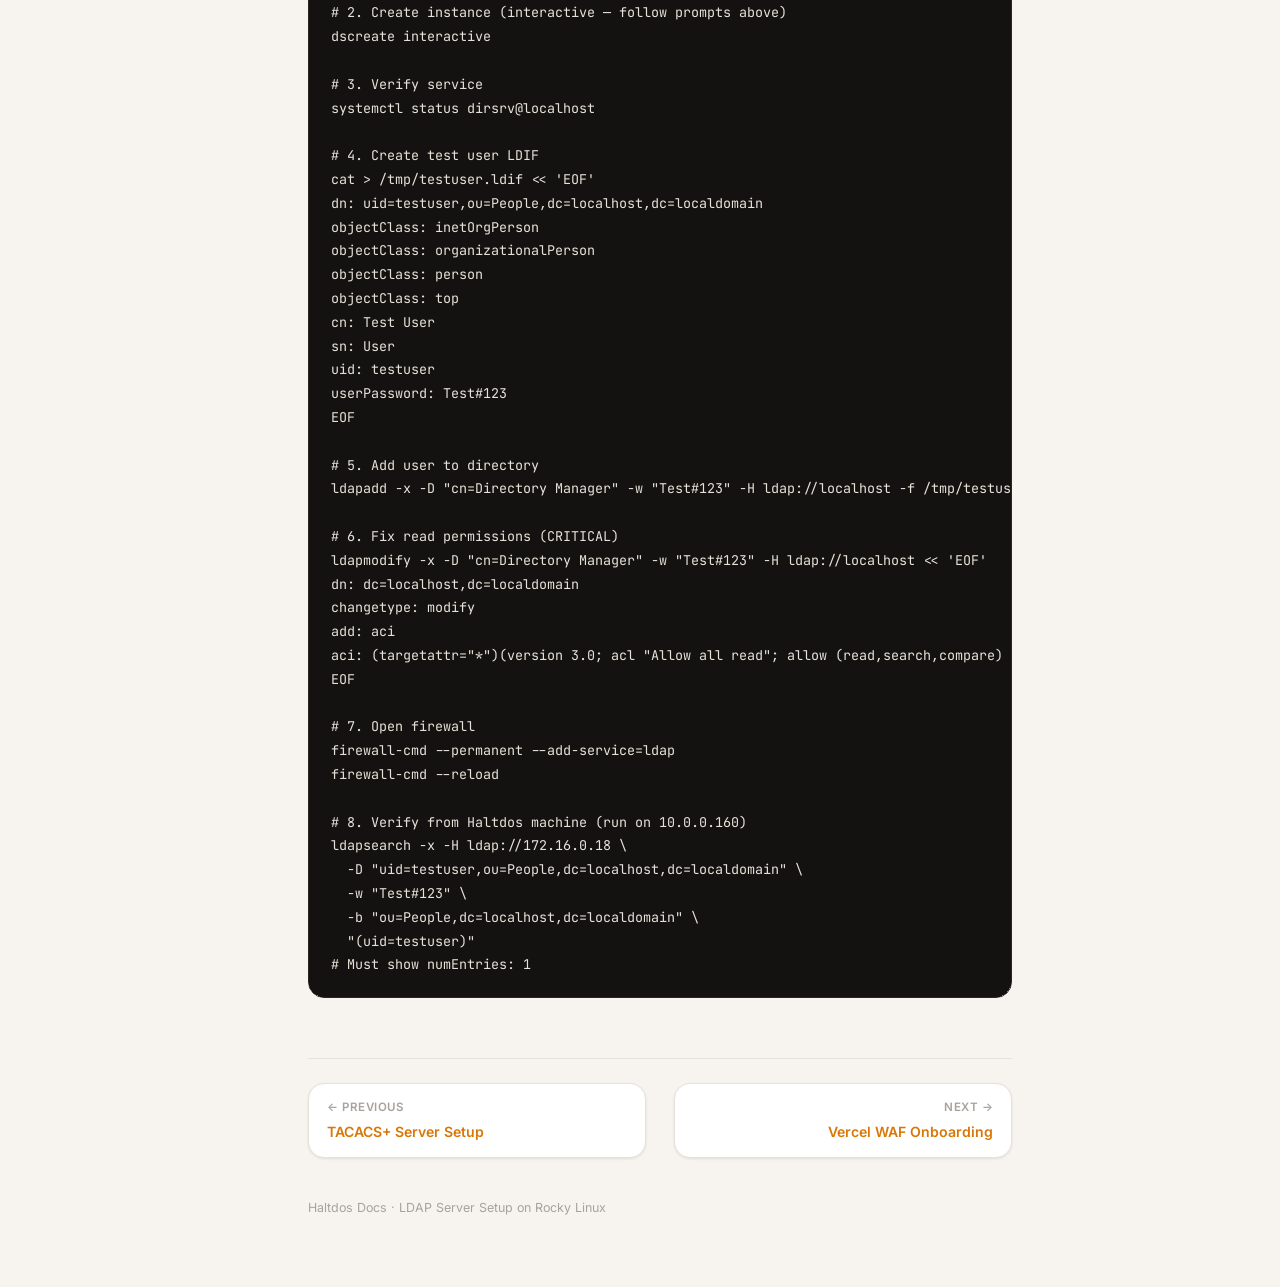
<file: docs/ldap-server-setup-rocky.html>
<!DOCTYPE html>
<html lang="en" data-theme="light">

<head>
    <meta charset="UTF-8" />
    <meta name="viewport" content="width=device-width, initial-scale=1.0" />
    <title>LDAP Server Setup on Rocky Linux · Haltdos Docs</title>
    <link rel="stylesheet" href="../style.css" />
</head>

<body>

    <div id="progress-bar"></div>

    <!-- Search Modal -->
    <div class="search-overlay" id="searchOverlay">
        <div class="search-modal">
            <div class="search-input-wrap">
                <span class="search-input-icon">🔍</span>
                <input type="text" class="search-input" id="searchInput" placeholder="Search documentation..."
                    autocomplete="off" />
                <span class="search-esc" id="searchClose">ESC</span>
            </div>
            <div class="search-results" id="searchResults"></div>
            <div class="search-footer">
                <span><kbd>↑</kbd> <kbd>↓</kbd> navigate</span>
                <span><kbd>↵</kbd> open</span>
                <span><kbd>ESC</kbd> close</span>
            </div>
        </div>
    </div>

    <!-- Sidebar -->
    <aside class="sidebar">
        <div class="sidebar-logo">
            <a href="../index.html">
                <div class="logo-mark">H</div>
                <div class="logo-text">Haltdos <span>Docs</span></div>
            </a>
        </div>
        <div class="sidebar-search">
            <button class="sidebar-search-btn" id="sidebarSearchBtn">
                <span class="search-icon">🔍</span>
                Search docs...
                <span class="sidebar-search-kbd">⌘K</span>
            </button>
        </div>
        <nav class="sidebar-nav">
            <div class="nav-section">
                <div class="nav-section-title">Overview</div>
                <a class="nav-item" href="../index.html"><span class="nav-item-icon">🏠</span>Dashboard</a>
            </div>
            <div class="nav-section">
                <div class="nav-section-title">Build & Release</div>
                <a class="nav-item" href="binary-components-upload.html"><span class="nav-item-icon">⚙️</span>Binary
                    Components Upload<span class="nav-item-tag done">Done</span></a>
                <a class="nav-item" href="haltdos-installer.html"><span class="nav-item-icon">🛠️</span>Haltdos
                    Installer<span class="nav-item-tag done">Done</span></a>
                <a class="nav-item" href="installer-methods.html"><span class="nav-item-icon">📦</span>Installation
                    Methods<span class="nav-item-tag done">Done</span></a>
            </div>
            <div class="nav-section">
                <div class="nav-section-title">Configuration</div>
                <a class="nav-item" href="email-integration.html"><span class="nav-item-icon">📧</span>Email
                    Integration<span class="nav-item-tag done">Done</span></a>
                <a class="nav-item" href="tacacs-chap-login.html"><span class="nav-item-icon">🔐</span>TACACS CHAP
                    Login<span class="nav-item-tag done">Done</span></a>
                <a class="nav-item" href="tacacs-server-setup-rocky.html"><span class="nav-item-icon">🖥️</span>TACACS+
                    Server Setup<span class="nav-item-tag done">Done</span></a>
                <a class="nav-item active" href="ldap-server-setup-rocky.html"><span class="nav-item-icon">📂</span>LDAP
                    Server Setup<span class="nav-item-tag done">Done</span></a>
            </div>
            <div class="nav-section">
                <div class="nav-section-title">WAF</div>
                <a class="nav-item" href="vercel-waf-onboarding.html"><span class="nav-item-icon">🛡️</span>Vercel WAF
                    Onboarding<span class="nav-item-tag progress">In Progress</span></a>
            </div>
            <div class="nav-section">
                <div class="nav-section-title">Testing</div>
                <a class="nav-item" href="webhook-testing-guide.html"><span class="nav-item-icon">🪝</span>Webhook
                    Testing Guide<span class="nav-item-tag done">Done</span></a>
            </div>
        </nav>
        <div class="sidebar-footer">
            <button class="theme-toggle" id="themeToggle">
                <span class="theme-toggle-icon" id="themeIcon">🌙</span>
                <span class="theme-toggle-label" id="themeLabel">Dark mode</span>
                <div class="theme-toggle-pill"></div>
            </button>
        </div>
    </aside>

    <!-- Main -->
    <div class="main-wrapper">
        <header class="topbar">
            <div class="topbar-breadcrumb">
                <a href="../index.html">Haltdos Docs</a>
                <span class="sep">›</span>
                <span class="sep">Configuration</span>
                <span class="sep">›</span>
                <span class="current">LDAP Server Setup on Rocky Linux</span>
            </div>
            <button class="topbar-search-btn" id="topbarSearchBtn">
                🔍 Search docs...
                <span class="topbar-search-kbd">⌘K</span>
            </button>
        </header>

        <div class="doc-layout">
            <main class="doc-content-wrap">

                <a class="back-btn" href="../index.html">← Back to Dashboard</a>

                <div class="doc-header">
                    <span class="tag done">Done</span>
                    <h1>LDAP Server Setup on Rocky Linux</h1>
                    <div class="doc-meta">
                        Haltdos · Configuration &nbsp;·&nbsp; Rocky Linux 9 &nbsp;·&nbsp; Last updated June 2026
                        &nbsp;·&nbsp; 12 min read
                    </div>
                </div>

                <div class="doc-content" id="docContent">

                    <p>
                        This guide walks through setting up a 389 Directory Server (LDAP) on
                        Rocky Linux 9 and configuring the Haltdos platform to authenticate
                        users against it. By the end you will have a running LDAP server
                        with a test user that can log into Haltdos.
                    </p>

                    <!-- ARCHITECTURE -->
                    <h2 id="architecture">Architecture</h2>

                    <div class="flow-diagram">
                        <div class="flow-row">
                            <div class="flow-box user">👤 User</div>
                            <div class="flow-arrow">→</div>
                            <div class="flow-box waf">🛡 Haltdos Platform<br /><small>10.0.0.160</small></div>
                        </div>
                        <div class="flow-row" style="margin-left:20px">
                            <div class="flow-arrow">↓</div>
                            <div class="flow-label">LDAP bind request · port 389</div>
                        </div>
                        <div class="flow-row">
                            <div class="flow-box vercel">📂 389 Directory Server<br /><small>172.16.0.18</small></div>
                            <div class="flow-label">authenticates user and returns result</div>
                        </div>
                    </div>

                    <div class="callout warning">
                        <p>⚠️ All commands in this guide run on the <strong>Rocky Linux VM</strong>
                            (<code>172.16.0.18</code>) unless stated otherwise. Run as <code>root</code> or with
                            <code>sudo</code>. Replace IPs with your actual values if different.</p>
                    </div>

                    <!-- PREREQUISITES -->
                    <h2 id="prerequisites">Prerequisites</h2>
                    <ul>
                        <li>Rocky Linux 9 VM — this guide uses IP <code>172.16.0.18</code></li>
                        <li>Haltdos platform running — this guide uses IP <code>10.0.0.160</code></li>
                        <li>Both VMs can reach each other on the network</li>
                        <li>Root or sudo access on the Rocky Linux VM</li>
                    </ul>

                    <div class="callout info">
                        <p>💡 <strong>Why 389 Directory Server?</strong> The standard <code>openldap-servers</code>
                            package was removed from Rocky Linux 9 default repos. 389 DS is the Red Hat-maintained
                            replacement — it's fully supported, available by default, and has no extra repo needed.</p>
                    </div>

                    <!-- STEP 1 -->
                    <h2 id="install">Step 1 — Install 389 Directory Server</h2>

                    <p>Install directly from the default Rocky Linux 9 AppStream repo — no extra repositories needed:
                    </p>

                    <div class="code-block-wrap">
                        <button class="copy-btn" onclick="copyCode(this)"><span>Copy</span></button>
                        <pre><code>dnf install -y 389-ds-base</code></pre>
                    </div>

                    <p>When complete you should see <code>Complete!</code> at the bottom of the output.</p>

                    <!-- STEP 2 -->
                    <h2 id="create-instance">Step 2 — Create the Directory Server Instance</h2>

                    <p>389 DS uses an interactive setup tool called <code>dscreate</code>. Run it and answer each prompt
                        as shown below:</p>

                    <div class="code-block-wrap">
                        <button class="copy-btn" onclick="copyCode(this)"><span>Copy</span></button>
                        <pre><code>dscreate interactive</code></pre>
                    </div>

                    <p>Answer each prompt exactly like this:</p>

                    <table class="config-table">
                        <thead>
                            <tr>
                                <th>Prompt</th>
                                <th>What to enter</th>
                                <th>Notes</th>
                            </tr>
                        </thead>
                        <tbody>
                            <tr>
                                <td>Enter system's hostname</td>
                                <td>Press <kbd>Enter</kbd></td>
                                <td>Accept default — <code>localhost.localdomain</code></td>
                            </tr>
                            <tr>
                                <td>Enter the instance name</td>
                                <td>Press <kbd>Enter</kbd></td>
                                <td>Accept default — <code>localhost</code></td>
                            </tr>
                            <tr>
                                <td>Enter port number</td>
                                <td>Press <kbd>Enter</kbd></td>
                                <td>Accept default — <code>389</code></td>
                            </tr>
                            <tr>
                                <td>Create self-signed certificate database</td>
                                <td>Press <kbd>Enter</kbd></td>
                                <td>Accept default — <code>yes</code></td>
                            </tr>
                            <tr>
                                <td>Enter secure port number</td>
                                <td>Press <kbd>Enter</kbd></td>
                                <td>Accept default — <code>636</code></td>
                            </tr>
                            <tr>
                                <td>Enter Directory Manager DN</td>
                                <td>Press <kbd>Enter</kbd></td>
                                <td>Accept default — <code>cn=Directory Manager</code></td>
                            </tr>
                            <tr>
                                <td>Enter the Directory Manager password</td>
                                <td><code>Test#123</code></td>
                                <td>This is your admin password — remember it</td>
                            </tr>
                            <tr>
                                <td>Confirm the Directory Manager password</td>
                                <td><code>Test#123</code></td>
                                <td>—</td>
                            </tr>
                            <tr>
                                <td>Choose whether mdb or bdb is used</td>
                                <td>Press <kbd>Enter</kbd></td>
                                <td>Accept default — <code>bdb</code></td>
                            </tr>
                            <tr>
                                <td>Enter the database suffix</td>
                                <td>Press <kbd>Enter</kbd></td>
                                <td>Accept default — <code>dc=localhost,dc=localdomain</code></td>
                            </tr>
                            <tr>
                                <td>Create sample entries in the suffix</td>
                                <td><code>yes</code></td>
                                <td>Type <code>yes</code> — creates the <code>ou=People</code> structure automatically
                                </td>
                            </tr>
                            <tr>
                                <td>Do you want to start the instance after the installation?</td>
                                <td>Press <kbd>Enter</kbd></td>
                                <td>Accept default — <code>yes</code></td>
                            </tr>
                            <tr>
                                <td>Are you ready to install?</td>
                                <td><code>yes</code></td>
                                <td>Type <code>yes</code> to begin</td>
                            </tr>
                        </tbody>
                    </table>

                    <p>When complete you will see:</p>

                    <div class="terminal">
                        <div class="terminal-bar">
                            <div class="terminal-dot red"></div>
                            <div class="terminal-dot amber"></div>
                            <div class="terminal-dot green"></div>
                            <span class="terminal-title">bash — root@localhost</span>
                        </div>
                        <div class="terminal-body">
                            <span class="t-output">Starting installation ...</span>
                            <span class="t-output">Validate installation settings ...</span>
                            <span class="t-output">Create file system structures ...</span>
                            <span class="t-output">Create self-signed certificate database ...</span>
                            <span class="t-output">Perform SELinux labeling ...</span>
                            <span class="t-output">Create database backend: dc=localhost,dc=localdomain ...</span>
                            <span class="t-output">Perform post-installation tasks ...</span>
                            <span class="t-highlight">Completed installation for instance: slapd-localhost</span>
                        </div>
                    </div>

                    <!-- STEP 3 -->
                    <h2 id="verify-service">Step 3 — Verify the Service is Running</h2>

                    <div class="code-block-wrap">
                        <button class="copy-btn" onclick="copyCode(this)"><span>Copy</span></button>
                        <pre><code>systemctl status dirsrv@localhost</code></pre>
                    </div>

                    <p>You should see <code>Active: active (running)</code> and these key lines confirming both ports
                        are open:</p>

                    <div class="terminal">
                        <div class="terminal-bar">
                            <div class="terminal-dot red"></div>
                            <div class="terminal-dot amber"></div>
                            <div class="terminal-dot green"></div>
                            <span class="terminal-title">bash — root@localhost</span>
                        </div>
                        <div class="terminal-body">
                            <span class="t-line"><span class="t-highlight">Active: active (running)</span></span>
                            <span class="t-line"><span class="t-highlight">Status: "slapd started: Ready to process
                                    requests"</span></span>
                            <span class="t-output">Listening on All Interfaces port 389 for LDAP requests</span>
                            <span class="t-output">Listening on All Interfaces port 636 for LDAPS requests</span>
                        </div>
                    </div>

                    <p>Press <kbd>q</kbd> to exit the status view.</p>

                    <div class="callout success">
                        <p>✅ Both port 389 (LDAP) and port 636 (LDAPS) are listening on all interfaces — the server is
                            ready.</p>
                    </div>

                    <!-- STEP 4 -->
                    <h2 id="add-user">Step 4 — Add a Test User</h2>

                    <p>Create a user LDIF file and add it to the directory:</p>

                    <div class="code-block-wrap">
                        <button class="copy-btn" onclick="copyCode(this)"><span>Copy</span></button>
                        <pre><code>cat > /tmp/testuser.ldif << 'EOF'
dn: uid=testuser,ou=People,dc=localhost,dc=localdomain
objectClass: inetOrgPerson
objectClass: organizationalPerson
objectClass: person
objectClass: top
cn: Test User
sn: User
uid: testuser
userPassword: Test#123
EOF</code></pre>
                    </div>

                    <div class="code-block-wrap">
                        <button class="copy-btn" onclick="copyCode(this)"><span>Copy</span></button>
                        <pre><code>ldapadd -x -D "cn=Directory Manager" -w "Test#123" -H ldap://localhost -f /tmp/testuser.ldif</code></pre>
                    </div>

                    <p>Expected output:</p>

                    <div class="terminal">
                        <div class="terminal-bar">
                            <div class="terminal-dot red"></div>
                            <div class="terminal-dot amber"></div>
                            <div class="terminal-dot green"></div>
                            <span class="terminal-title">bash — root@localhost</span>
                        </div>
                        <div class="terminal-body">
                            <span class="t-highlight">adding new entry
                                "uid=testuser,ou=People,dc=localhost,dc=localdomain"</span>
                        </div>
                    </div>

                    <p>Verify the user was added correctly:</p>

                    <div class="code-block-wrap">
                        <button class="copy-btn" onclick="copyCode(this)"><span>Copy</span></button>
                        <pre><code>ldapsearch -x -D "cn=Directory Manager" -w "Test#123" -H ldap://localhost -b "dc=localhost,dc=localdomain" "(uid=testuser)"</code></pre>
                    </div>

                    <p>You should see <code>numEntries: 1</code> and the user details returned.</p>

                    <!-- STEP 5 -->
                    <h2 id="fix-aci">Step 5 — Fix Read Permissions (ACI)</h2>

                    <p>By default 389 DS restricts directory searches to admin only. Without this step, Haltdos will
                        connect but fail to find the user. Add a read ACI that allows authenticated users to search the
                        directory:</p>

                    <div class="code-block-wrap">
                        <button class="copy-btn" onclick="copyCode(this)"><span>Copy</span></button>
                        <pre><code>ldapmodify -x -D "cn=Directory Manager" -w "Test#123" -H ldap://localhost << 'EOF'
dn: dc=localhost,dc=localdomain
changetype: modify
add: aci
aci: (targetattr="*")(version 3.0; acl "Allow all read"; allow (read,search,compare) userdn="ldap:///anyone";)
EOF</code></pre>
                    </div>

                    <p>Expected output: <code>modifying entry "dc=localhost,dc=localdomain"</code></p>

                    <div class="callout danger">
                        <p>🚨 <strong>This is the most critical step.</strong> Without this ACI, Haltdos will show
                            <code>authentication failed / Invalid user</code> in its logs even though the LDAP server is
                            reachable and the user exists. The connection succeeds but the search returns 0 entries
                            because the user has no permission to read their own entry.</p>
                    </div>

                    <!-- STEP 6 -->
                    <h2 id="firewall">Step 6 — Open the Firewall</h2>

                    <div class="code-block-wrap">
                        <button class="copy-btn" onclick="copyCode(this)"><span>Copy</span></button>
                        <pre><code>firewall-cmd --permanent --add-service=ldap
firewall-cmd --reload
firewall-cmd --list-services</code></pre>
                    </div>

                    <p>Verify <code>ldap</code> appears in the listed services output:</p>

                    <div class="terminal">
                        <div class="terminal-bar">
                            <div class="terminal-dot red"></div>
                            <div class="terminal-dot amber"></div>
                            <div class="terminal-dot green"></div>
                            <span class="terminal-title">bash — root@localhost</span>
                        </div>
                        <div class="terminal-body">
                            <span class="t-output">success</span>
                            <span class="t-output">success</span>
                            <span class="t-highlight">cockpit dhcpv6-client ldap ssh</span>
                        </div>
                    </div>

                    <!-- STEP 7 -->
                    <h2 id="verify-connectivity">Step 7 — Verify Connectivity from Haltdos</h2>

                    <p>Run these commands from the <strong>Haltdos machine</strong> (<code>10.0.0.160</code>) to confirm
                        it can reach and search the LDAP server.</p>

                    <p>First install ldap clients on the Haltdos machine if not already present:</p>

                    <div class="code-block-wrap">
                        <button class="copy-btn" onclick="copyCode(this)"><span>Copy</span></button>
                        <pre><code>dnf install -y openldap-clients</code></pre>
                    </div>

                    <p>Then verify the connection:</p>

                    <div class="code-block-wrap">
                        <button class="copy-btn" onclick="copyCode(this)"><span>Copy</span></button>
                        <pre><code>curl -v ldap://172.16.0.18:389</code></pre>
                    </div>

                    <p>Then verify the user is searchable as themselves — this simulates exactly what Haltdos does
                        during login:</p>

                    <div class="code-block-wrap">
                        <button class="copy-btn" onclick="copyCode(this)"><span>Copy</span></button>
                        <pre><code>ldapsearch -x -H ldap://172.16.0.18 \
  -D "uid=testuser,ou=People,dc=localhost,dc=localdomain" \
  -w "Test#123" \
  -b "ou=People,dc=localhost,dc=localdomain" \
  "(uid=testuser)"</code></pre>
                    </div>

                    <p>You must see <code>numEntries: 1</code> — if you see <code>numEntries: 0</code> go back and
                        repeat Step 5.</p>

                    <div class="callout success">
                        <p>✅ <code>numEntries: 1</code> means the LDAP server is reachable, the user exists, and the
                            permissions are correct. Haltdos will now be able to authenticate this user.</p>
                    </div>

                    <!-- STEP 8 -->
                    <h2 id="haltdos-config">Step 8 — Configure LDAP in Haltdos UI</h2>

                    <p>Log into the Haltdos dashboard and navigate to:</p>

                    <div class="nav-path">🗂 System <span>›</span> Integration <span>›</span> LDAP</div>

                    <p>Fill in the configuration fields exactly as shown:</p>

                    <table class="config-table">
                        <thead>
                            <tr>
                                <th>Field</th>
                                <th>Value</th>
                                <th>Notes</th>
                            </tr>
                        </thead>
                        <tbody>
                            <tr>
                                <td><strong>Enabled</strong></td>
                                <td><span class="toggle-on">Enabled</span></td>
                                <td>Turn the toggle on</td>
                            </tr>
                            <tr>
                                <td><strong>Endpoint</strong></td>
                                <td><code>ldap://172.16.0.18</code></td>
                                <td>IP of your Rocky Linux LDAP VM</td>
                            </tr>
                            <tr>
                                <td><strong>Domain</strong></td>
                                <td><code>localhost.localdomain</code></td>
                                <td>Matches the suffix set during <code>dscreate</code></td>
                            </tr>
                            <tr>
                                <td><strong>RootDN</strong></td>
                                <td><code>ou=People,dc=localhost,dc=localdomain</code></td>
                                <td>The OU where users live — do NOT use AD-style <code>CN=Users</code></td>
                            </tr>
                            <tr>
                                <td><strong>User ID Attribute</strong></td>
                                <td><code>uid</code></td>
                                <td>Matches the attribute used in the user LDIF</td>
                            </tr>
                            <tr>
                                <td><strong>User Object Class</strong></td>
                                <td><code>inetOrgPerson</code></td>
                                <td>Matches the objectClass used in the user LDIF</td>
                            </tr>
                            <tr>
                                <td><strong>Group Member Attribute</strong></td>
                                <td><code>member</code></td>
                                <td>Use <code>member</code> not <code>memberOf</code> — 389 DS uses
                                    <code>groupOfNames</code> style</td>
                            </tr>
                        </tbody>
                    </table>

                    <p>Click <strong>Save Changes</strong>.</p>

                    <div class="callout warning">
                        <p>⚠️ <strong>RootDN is not the admin DN.</strong> It is the search base — where Haltdos looks
                            for users. Setting it to <code>cn=admin,dc=...</code> will cause login to fail. It must be
                            <code>ou=People,dc=localhost,dc=localdomain</code>.</p>
                    </div>

                    <!-- STEP 9 -->
                    <h2 id="test-login">Step 9 — Test the Login</h2>

                    <p>Log out from the current Haltdos session, then log in with:</p>

                    <table class="config-table">
                        <thead>
                            <tr>
                                <th>Field</th>
                                <th>Value</th>
                            </tr>
                        </thead>
                        <tbody>
                            <tr>
                                <td><strong>Username</strong></td>
                                <td><code>testuser</code></td>
                            </tr>
                            <tr>
                                <td><strong>Password</strong></td>
                                <td><code>Test#123</code></td>
                            </tr>
                        </tbody>
                    </table>

                    <div class="callout success">
                        <p>✅ If login succeeds — your LDAP integration is fully working end-to-end.</p>
                    </div>

                    <!-- TROUBLESHOOTING -->
                    <h2 id="troubleshooting">Troubleshooting</h2>

                    <table class="config-table">
                        <thead>
                            <tr>
                                <th>Symptom in Haltdos Logs</th>
                                <th>Cause</th>
                                <th>Fix</th>
                            </tr>
                        </thead>
                        <tbody>
                            <tr>
                                <td><code>authentication failed / Invalid user</code> — no LDAP connection attempt
                                    visible</td>
                                <td>Haltdos config is wrong — not even reaching the LDAP server</td>
                                <td>Check the Endpoint URL, Domain, and RootDN fields in the Haltdos LDAP config</td>
                            </tr>
                            <tr>
                                <td>Search returns <code>numEntries: 0</code> when searching as testuser</td>
                                <td>ACI not applied — user has no permission to read directory</td>
                                <td>Repeat Step 5 — apply the ACI on the LDAP server</td>
                            </tr>
                            <tr>
                                <td><code>curl: Connection refused</code> on port 389</td>
                                <td>Firewall blocking port 389</td>
                                <td>Repeat Step 6 — open the ldap firewall service</td>
                            </tr>
                            <tr>
                                <td>Search works from LDAP VM but not from Haltdos machine</td>
                                <td>389 DS only bound to localhost, not external interface</td>
                                <td>Run <code>ss -tlnp | grep 389</code> — should show <code>*:389</code> not
                                    <code>127.0.0.1:389</code></td>
                            </tr>
                            <tr>
                                <td>Login fails even after ACI fix</td>
                                <td>Wrong RootDN in Haltdos UI</td>
                                <td>RootDN must be <code>ou=People,dc=localhost,dc=localdomain</code> — not the admin DN
                                </td>
                            </tr>
                        </tbody>
                    </table>

                    <!-- QUICK REFERENCE -->
                    <h2 id="quick-reference">Quick Reference — All Commands</h2>

                    <div class="code-block-wrap">
                        <button class="copy-btn" onclick="copyCode(this)"><span>Copy</span></button>
                        <pre><code># 1. Install 389 DS (on Rocky Linux 9 VM)
dnf install -y 389-ds-base

# 2. Create instance (interactive — follow prompts above)
dscreate interactive

# 3. Verify service
systemctl status dirsrv@localhost

# 4. Create test user LDIF
cat > /tmp/testuser.ldif << 'EOF'
dn: uid=testuser,ou=People,dc=localhost,dc=localdomain
objectClass: inetOrgPerson
objectClass: organizationalPerson
objectClass: person
objectClass: top
cn: Test User
sn: User
uid: testuser
userPassword: Test#123
EOF

# 5. Add user to directory
ldapadd -x -D "cn=Directory Manager" -w "Test#123" -H ldap://localhost -f /tmp/testuser.ldif

# 6. Fix read permissions (CRITICAL)
ldapmodify -x -D "cn=Directory Manager" -w "Test#123" -H ldap://localhost << 'EOF'
dn: dc=localhost,dc=localdomain
changetype: modify
add: aci
aci: (targetattr="*")(version 3.0; acl "Allow all read"; allow (read,search,compare) userdn="ldap:///anyone";)
EOF

# 7. Open firewall
firewall-cmd --permanent --add-service=ldap
firewall-cmd --reload

# 8. Verify from Haltdos machine (run on 10.0.0.160)
ldapsearch -x -H ldap://172.16.0.18 \
  -D "uid=testuser,ou=People,dc=localhost,dc=localdomain" \
  -w "Test#123" \
  -b "ou=People,dc=localhost,dc=localdomain" \
  "(uid=testuser)"
# Must show numEntries: 1</code></pre>
                    </div>

                </div>

                <div class="doc-nav-footer">
                    <a class="doc-nav-btn prev" href="tacacs-server-setup-rocky.html">
                        <span class="doc-nav-label">← Previous</span>
                        <span class="doc-nav-title">TACACS+ Server Setup</span>
                    </a>
                    <a class="doc-nav-btn next" href="vercel-waf-onboarding.html">
                        <span class="doc-nav-label">Next →</span>
                        <span class="doc-nav-title">Vercel WAF Onboarding</span>
                    </a>
                </div>

                <div class="doc-footer-bar">Haltdos Docs · LDAP Server Setup on Rocky Linux</div>

            </main>

            <aside class="doc-toc" id="docToc">
                <div class="doc-toc-title">On this page</div>
            </aside>
        </div>
    </div>

    <script>
        (() => {
            const DOCS = [
                { title: 'Binary Components Upload', icon: '⚙️', status: 'done', desc: 'ADC build and release guide for all components', href: 'binary-components-upload.html' },
                { title: 'Haltdos Installer', icon: '🛠️', status: 'done', desc: 'Build the haltdos-installer binary from source', href: 'haltdos-installer.html' },
                { title: 'Haltdos Installation Methods', icon: '📦', status: 'done', desc: 'wget, Go installer, and Java standalone methods', href: 'installer-methods.html' },
                { title: 'Email Integration', icon: '📧', status: 'done', desc: 'SMTP email configuration — server, auth, encryption', href: 'email-integration.html' },
                { title: 'TACACS CHAP Login Guide', icon: '🔐', status: 'done', desc: 'TACACS user setup and CHAP authentication login', href: 'tacacs-chap-login.html' },
                { title: 'TACACS+ Server Setup Rocky Linux', icon: '🖥️', status: 'done', desc: 'Setup TACACS+ server on Rocky Linux using Docker', href: 'tacacs-server-setup-rocky.html' },
                { title: 'LDAP Server Setup Rocky Linux', icon: '📂', status: 'done', desc: 'Setup 389 Directory Server and integrate with Haltdos', href: 'ldap-server-setup-rocky.html' },
                { title: 'Vercel App on Haltdos WAF', icon: '🛡️', status: 'in-progress', desc: 'Onboard a Vercel app onto the Haltdos Enterprise WAF', href: 'vercel-waf-onboarding.html' },
                { title: 'Webhook Testing Guide', icon: '🪝', status: 'done', desc: 'Step-by-step webhook verification using webhook.site', href: 'webhook-testing-guide.html' },
            ];
            const html = document.documentElement;
            const savedTheme = localStorage.getItem('hd-theme') || 'light';
            html.setAttribute('data-theme', savedTheme);
            const themeIcon = document.getElementById('themeIcon');
            const themeLabel = document.getElementById('themeLabel');
            function updateThemeUI(t) { themeIcon.textContent = t === 'dark' ? '☀️' : '🌙'; themeLabel.textContent = t === 'dark' ? 'Light mode' : 'Dark mode'; }
            updateThemeUI(savedTheme);
            document.getElementById('themeToggle').addEventListener('click', () => {
                const next = html.getAttribute('data-theme') === 'light' ? 'dark' : 'light';
                html.setAttribute('data-theme', next); localStorage.setItem('hd-theme', next); updateThemeUI(next);
            });
            const bar = document.getElementById('progress-bar');
            window.addEventListener('scroll', () => { bar.style.width = (window.scrollY / (document.documentElement.scrollHeight - window.innerHeight)) * 100 + '%'; });
            const toc = document.getElementById('docToc');
            document.querySelectorAll('.doc-content h2').forEach((h, i) => {
                if (!h.id) h.id = 'section-' + i;
                const a = document.createElement('a');
                a.className = 'toc-item'; a.href = '#' + h.id; a.textContent = h.textContent;
                toc.appendChild(a);
            });
            document.querySelectorAll('.doc-content h2').forEach(h => {
                new IntersectionObserver(entries => {
                    entries.forEach(e => {
                        if (e.isIntersecting) {
                            toc.querySelectorAll('.toc-item').forEach(l => l.classList.remove('active'));
                            const a = toc.querySelector(`a[href="#${e.target.id}"]`);
                            if (a) a.classList.add('active');
                        }
                    });
                }, { rootMargin: '-10% 0px -80% 0px' }).observe(h);
            });
            window.copyCode = function (btn) {
                navigator.clipboard.writeText(btn.nextElementSibling.textContent.trim()).then(() => {
                    btn.classList.add('copied'); btn.querySelector('span').textContent = '✓ Copied';
                    setTimeout(() => { btn.classList.remove('copied'); btn.querySelector('span').textContent = 'Copy'; }, 2000);
                });
            };
            const overlay = document.getElementById('searchOverlay'), searchInput = document.getElementById('searchInput'), searchResults = document.getElementById('searchResults');
            let selectedIdx = -1;
            function openSearch() { overlay.classList.add('open'); searchInput.focus(); renderResults(''); }
            function closeSearch() { overlay.classList.remove('open'); searchInput.value = ''; selectedIdx = -1; }
            function renderResults(q) {
                const query = q.toLowerCase().trim();
                const filtered = query === '' ? DOCS : DOCS.filter(d => d.title.toLowerCase().includes(query) || d.desc.toLowerCase().includes(query));
                if (!filtered.length) { searchResults.innerHTML = `<div class="search-empty">No results for "<strong>${q}</strong>"</div>`; return; }
                searchResults.innerHTML = filtered.map((d, i) => `
        <a class="search-result-item ${i === selectedIdx ? 'selected' : ''}" href="${d.href}">
          <div class="search-result-icon">${d.icon}</div>
          <div class="search-result-text">
            <div class="search-result-title">${d.title}</div>
            <div class="search-result-desc">${d.desc}</div>
          </div>
          <span class="search-result-tag ${d.status === 'done' ? 'done' : d.status === 'in-progress' ? 'progress' : 'draft'}">
            ${d.status === 'in-progress' ? 'In Progress' : d.status.charAt(0).toUpperCase() + d.status.slice(1)}
          </span>
        </a>`).join('');
            }
            searchInput.addEventListener('input', e => { selectedIdx = -1; renderResults(e.target.value); });
            searchInput.addEventListener('keydown', e => {
                const items = searchResults.querySelectorAll('.search-result-item');
                if (e.key === 'ArrowDown') { e.preventDefault(); selectedIdx = Math.min(selectedIdx + 1, items.length - 1); items.forEach((el, i) => el.classList.toggle('selected', i === selectedIdx)); items[selectedIdx]?.scrollIntoView({ block: 'nearest' }); }
                else if (e.key === 'ArrowUp') { e.preventDefault(); selectedIdx = Math.max(selectedIdx - 1, 0); items.forEach((el, i) => el.classList.toggle('selected', i === selectedIdx)); items[selectedIdx]?.scrollIntoView({ block: 'nearest' }); }
                else if (e.key === 'Enter' && selectedIdx >= 0) items[selectedIdx]?.click();
                else if (e.key === 'Escape') closeSearch();
            });
            document.getElementById('topbarSearchBtn').addEventListener('click', openSearch);
            document.getElementById('sidebarSearchBtn').addEventListener('click', openSearch);
            document.getElementById('searchClose').addEventListener('click', closeSearch);
            overlay.addEventListener('click', e => { if (e.target === overlay) closeSearch(); });
            document.addEventListener('keydown', e => { if ((e.metaKey || e.ctrlKey) && e.key === 'k') { e.preventDefault(); overlay.classList.contains('open') ? closeSearch() : openSearch(); } });
        })();
    </script>

</body>

</html>
</file>
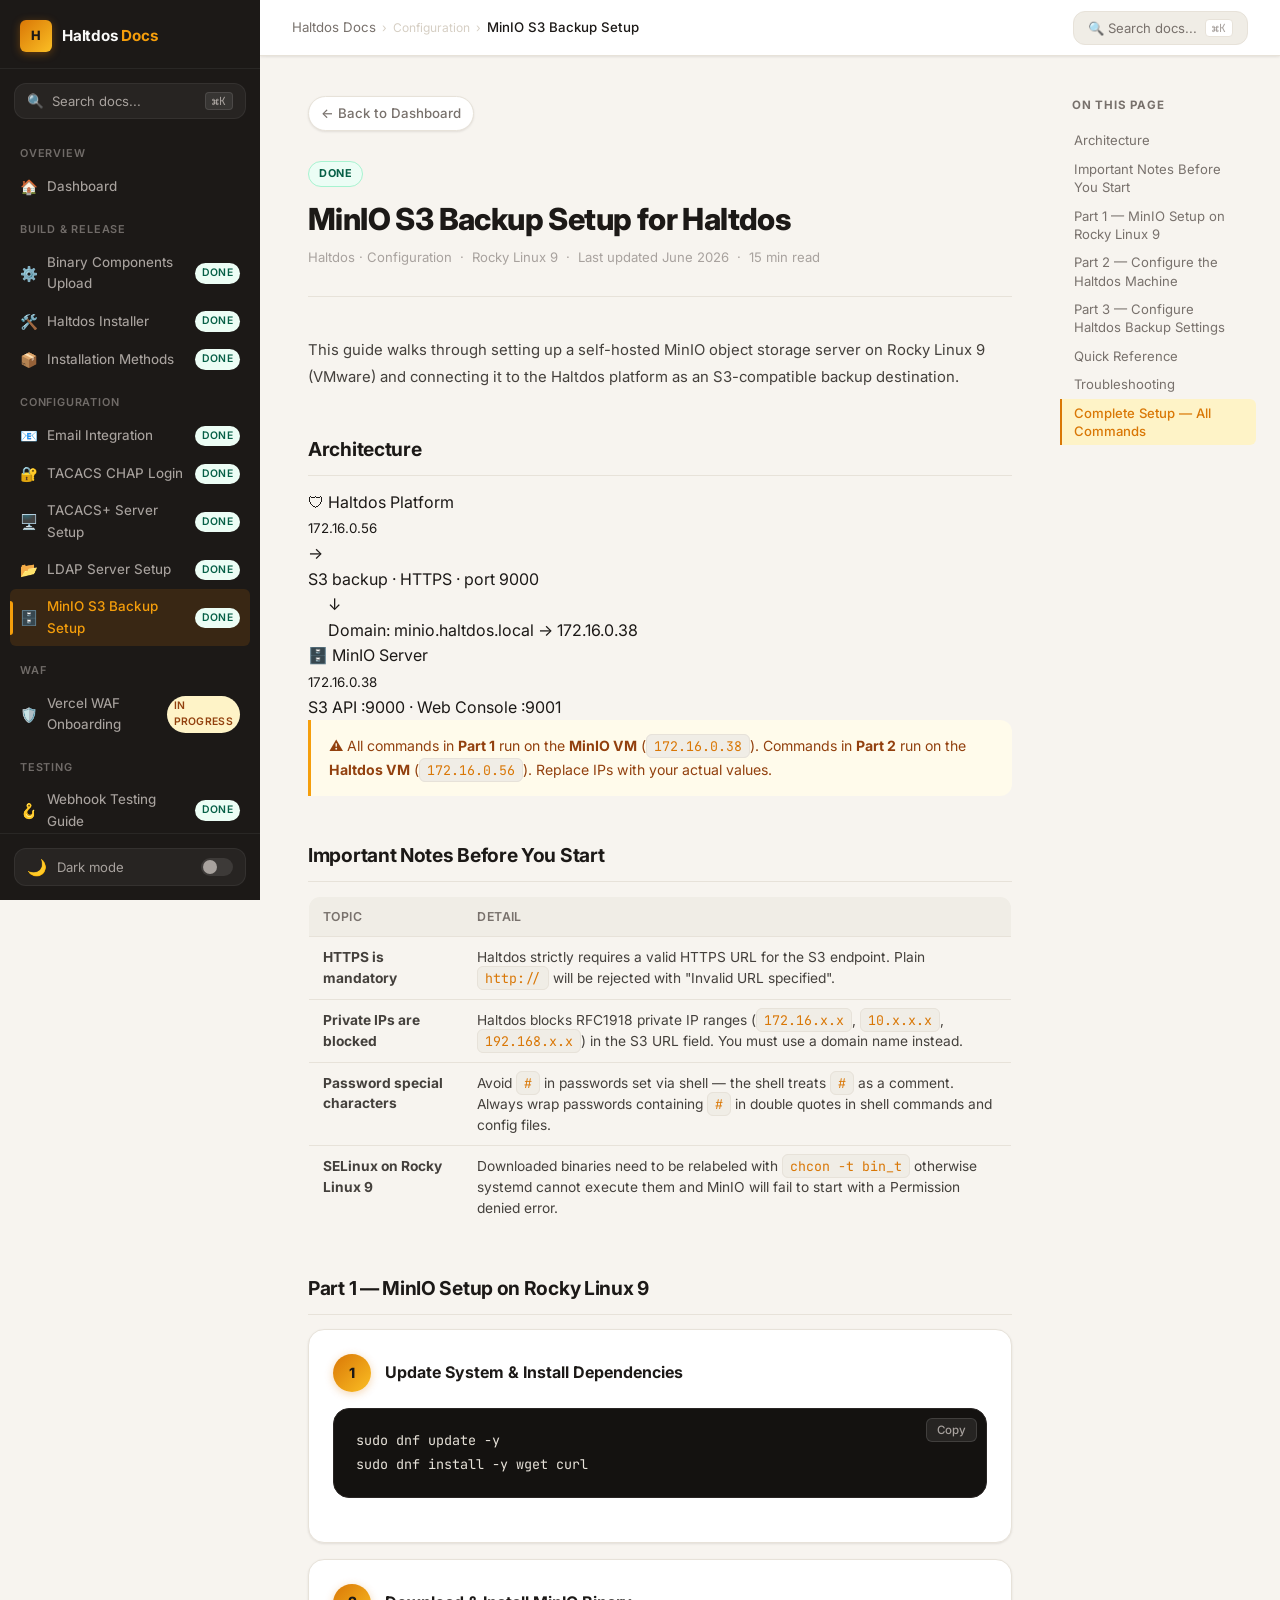
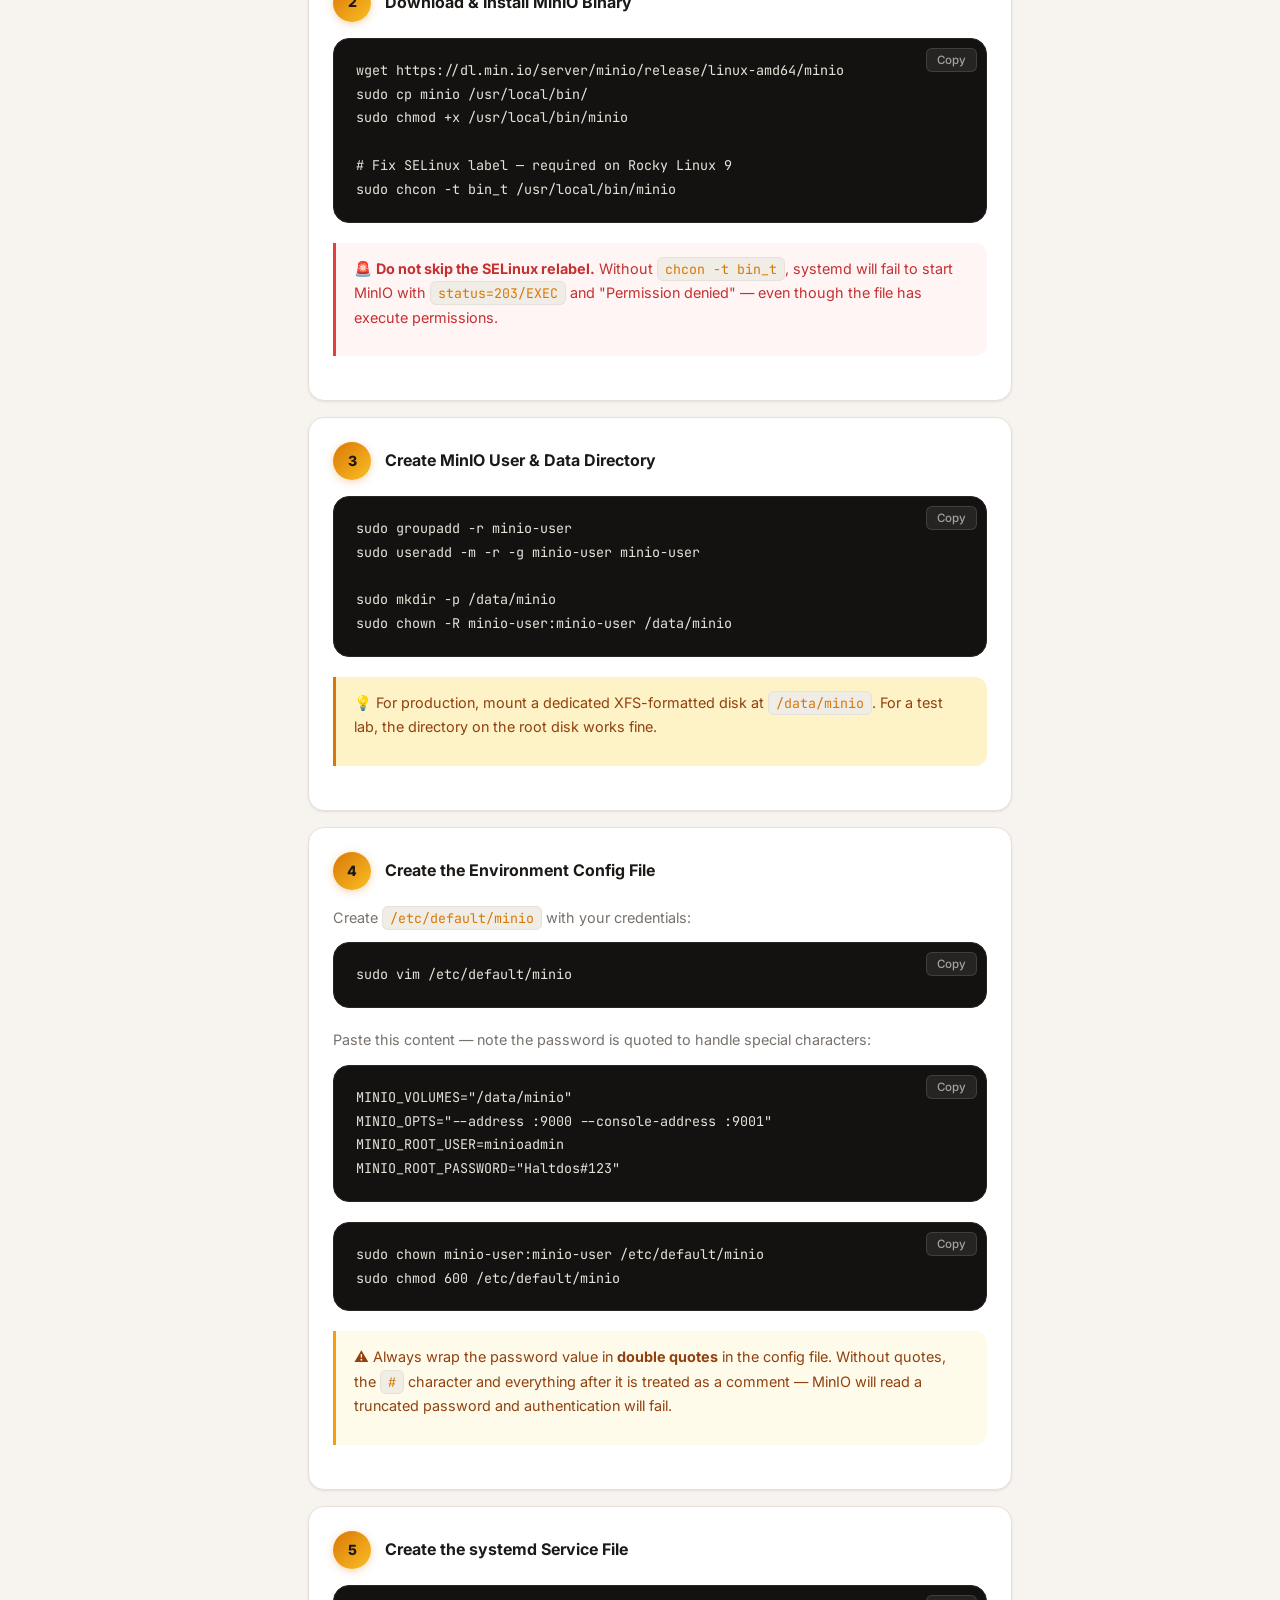
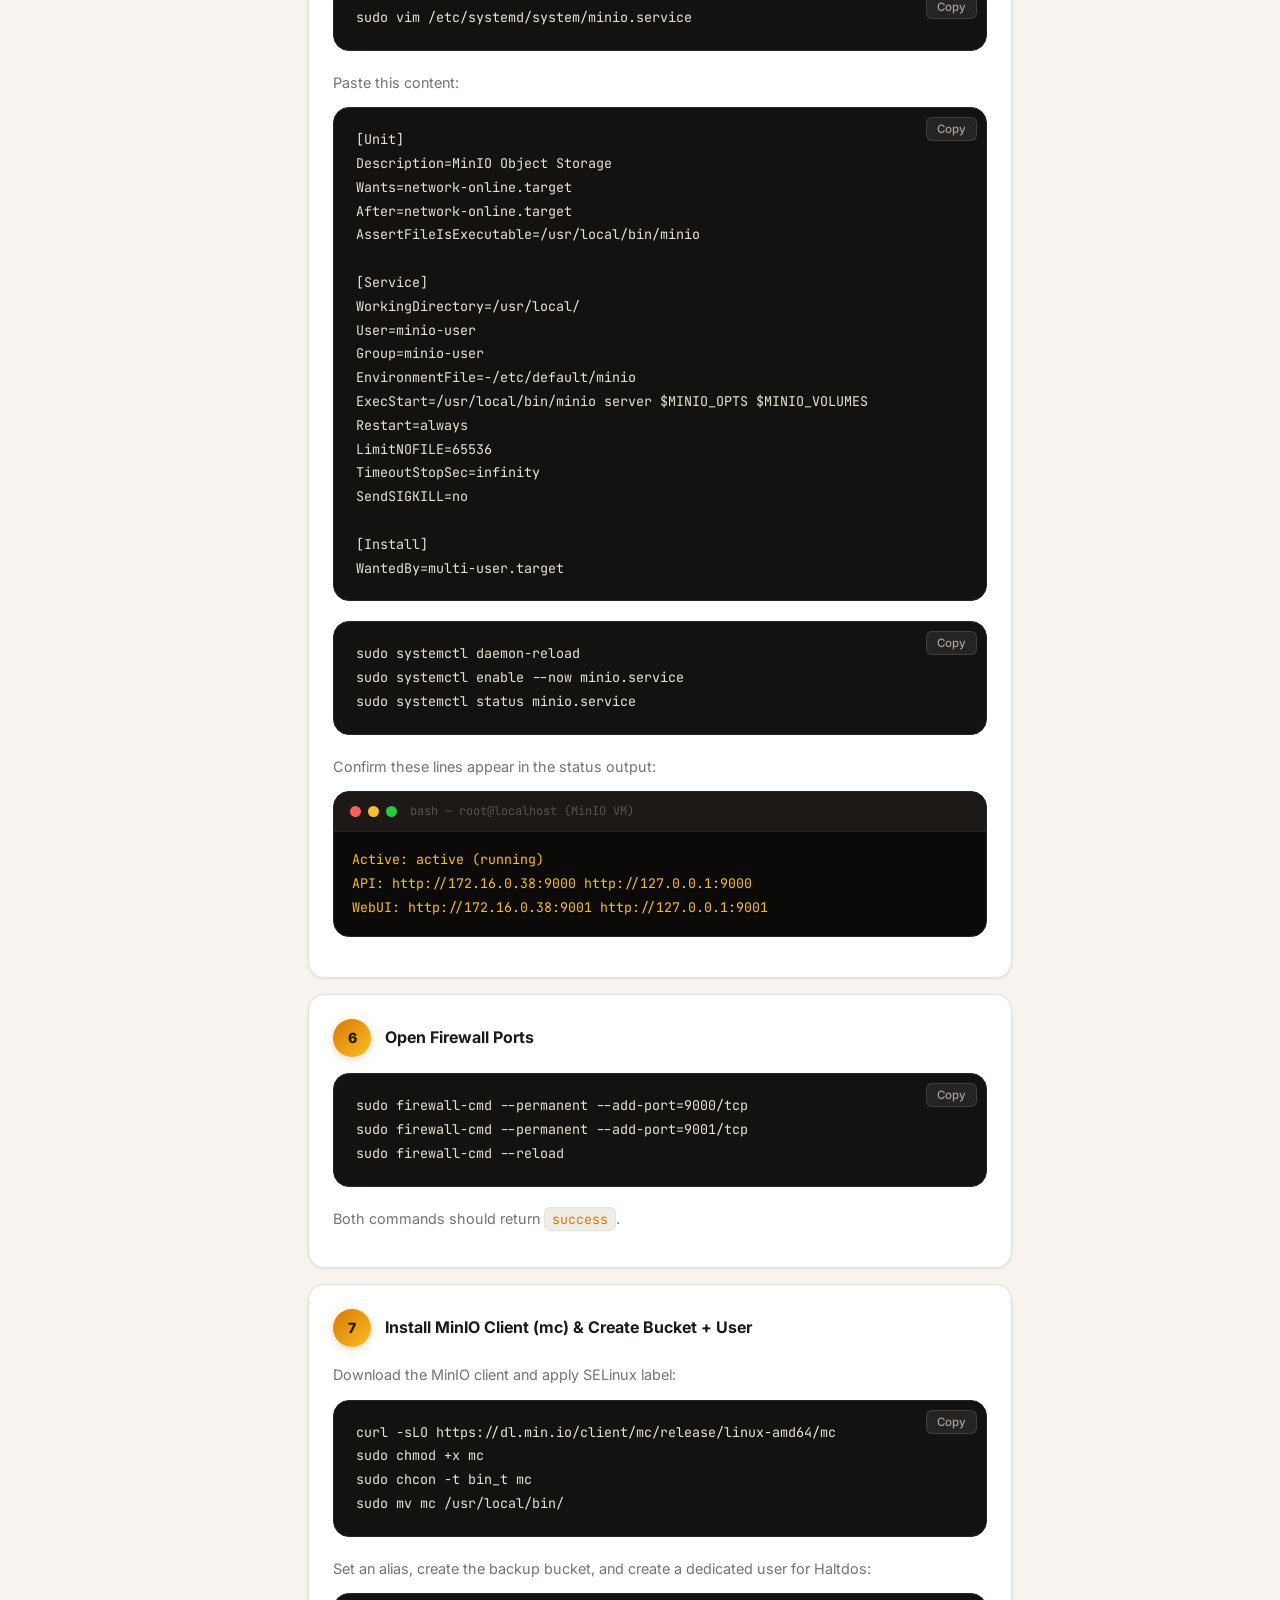
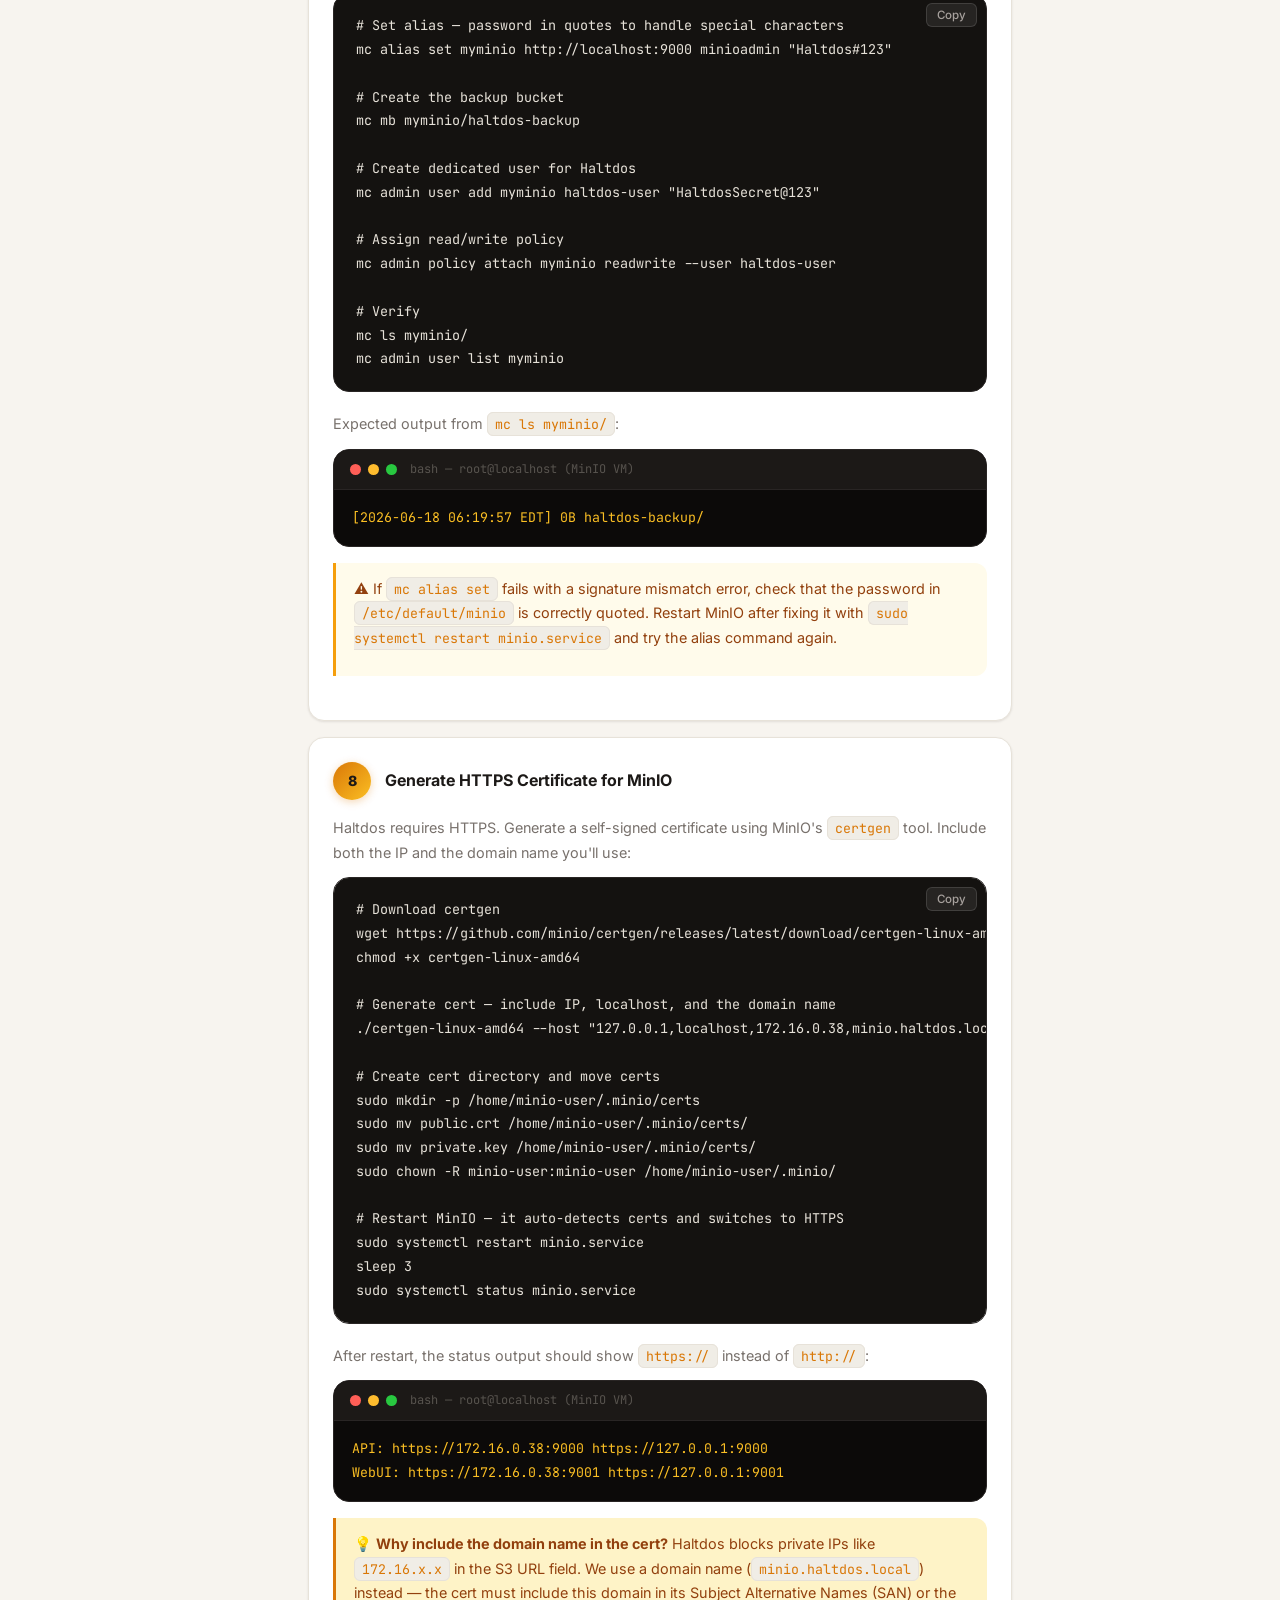
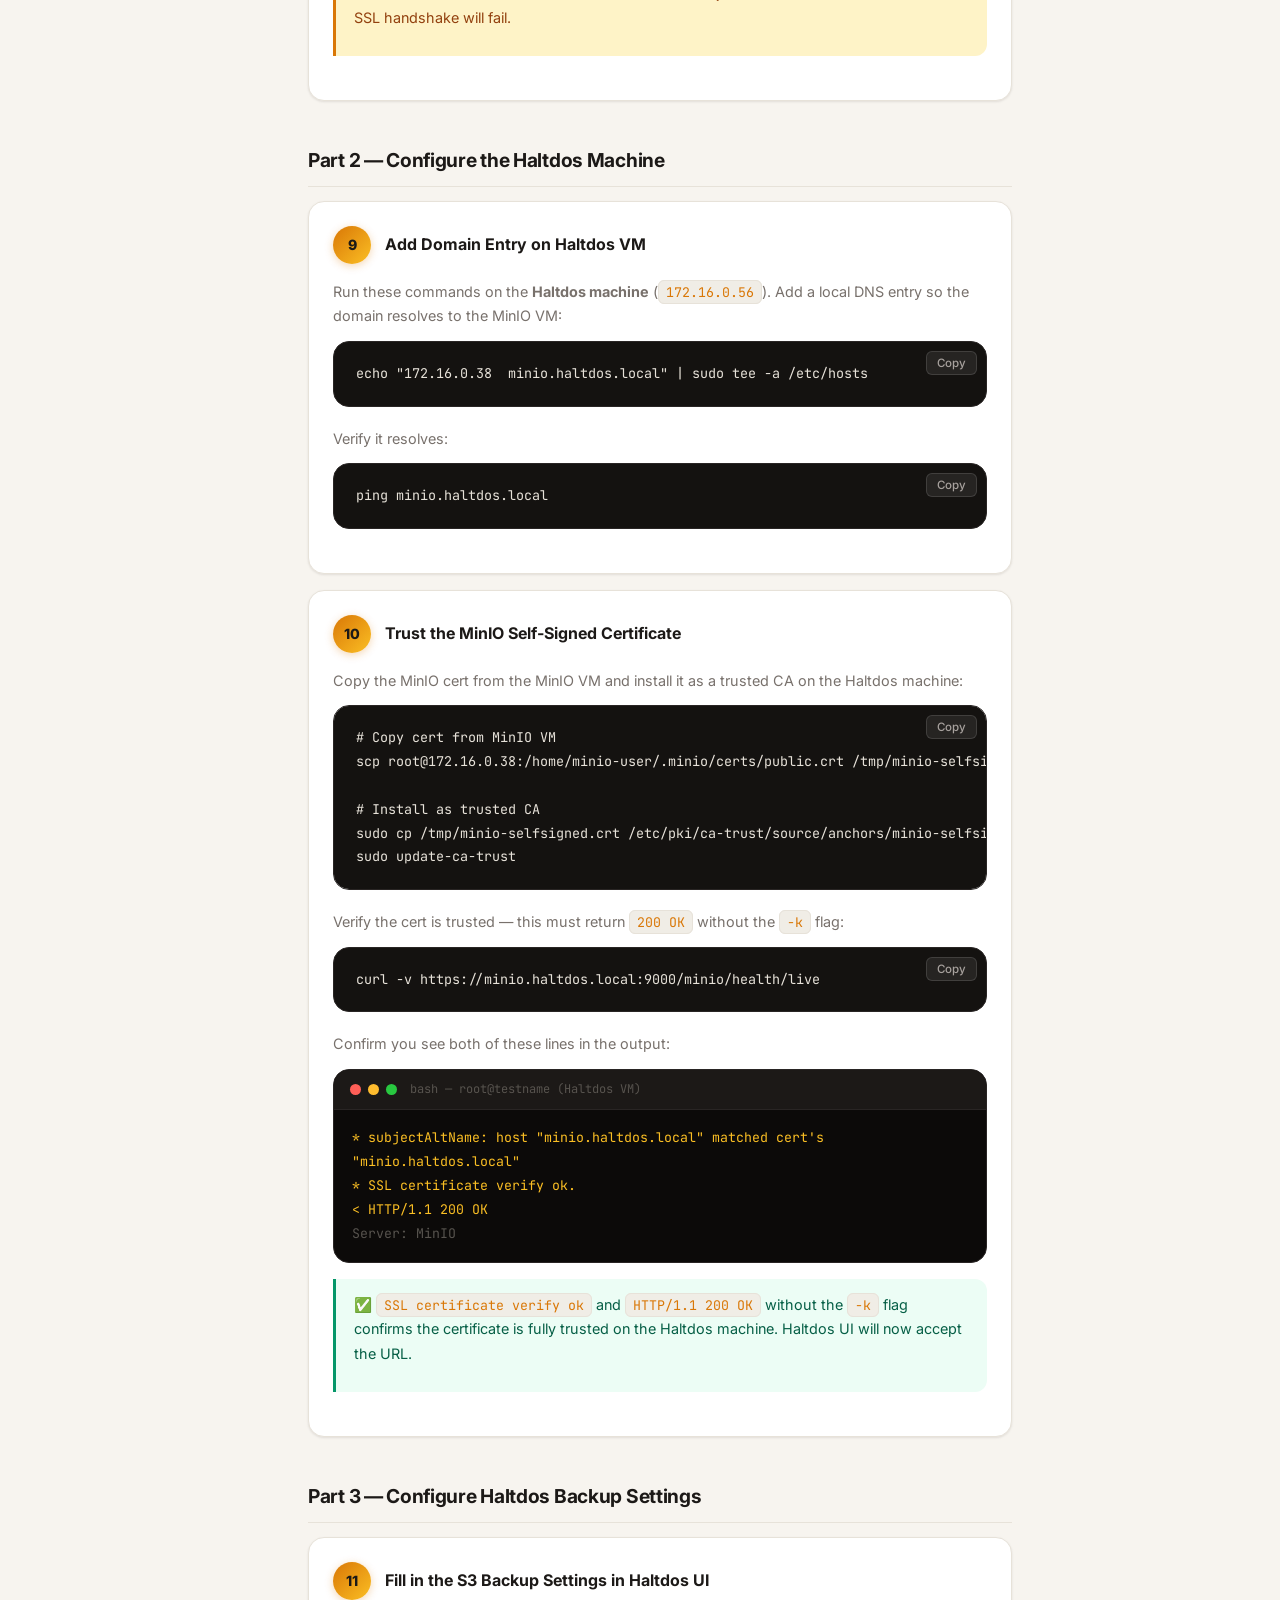
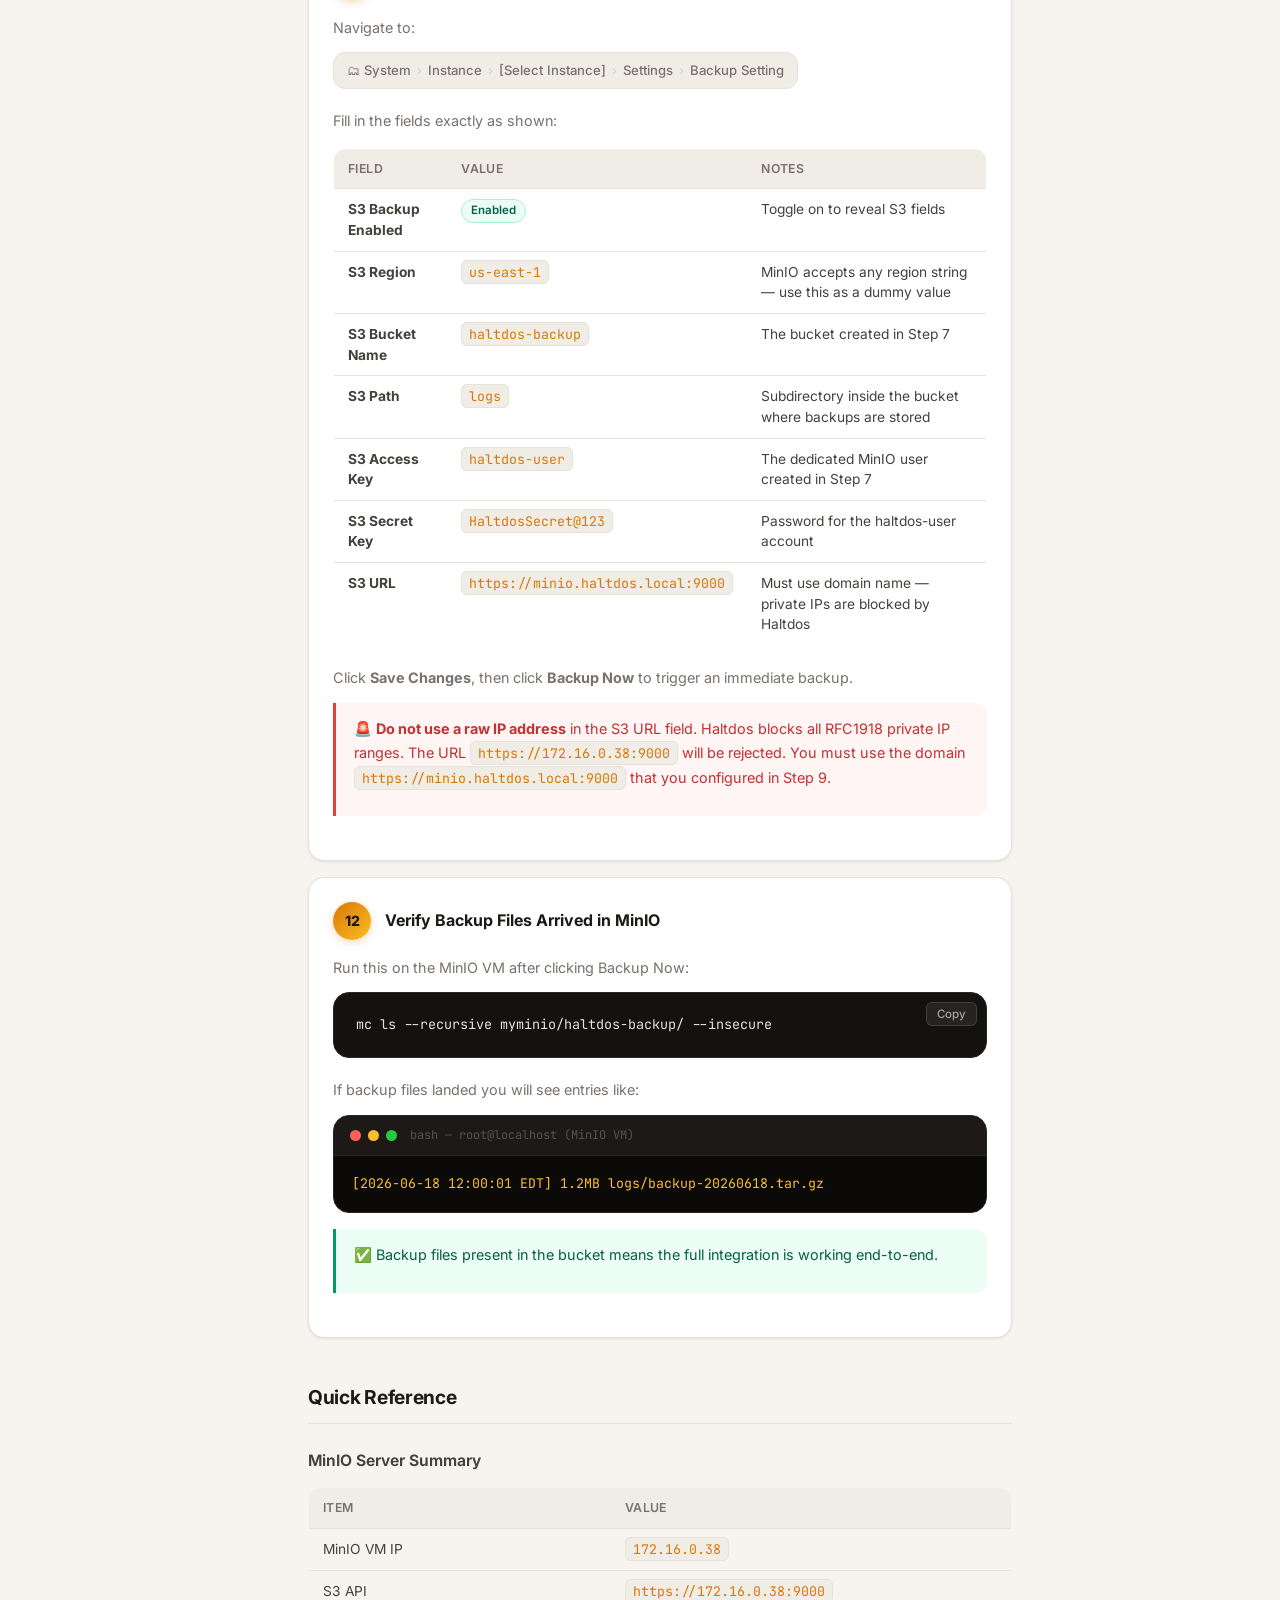
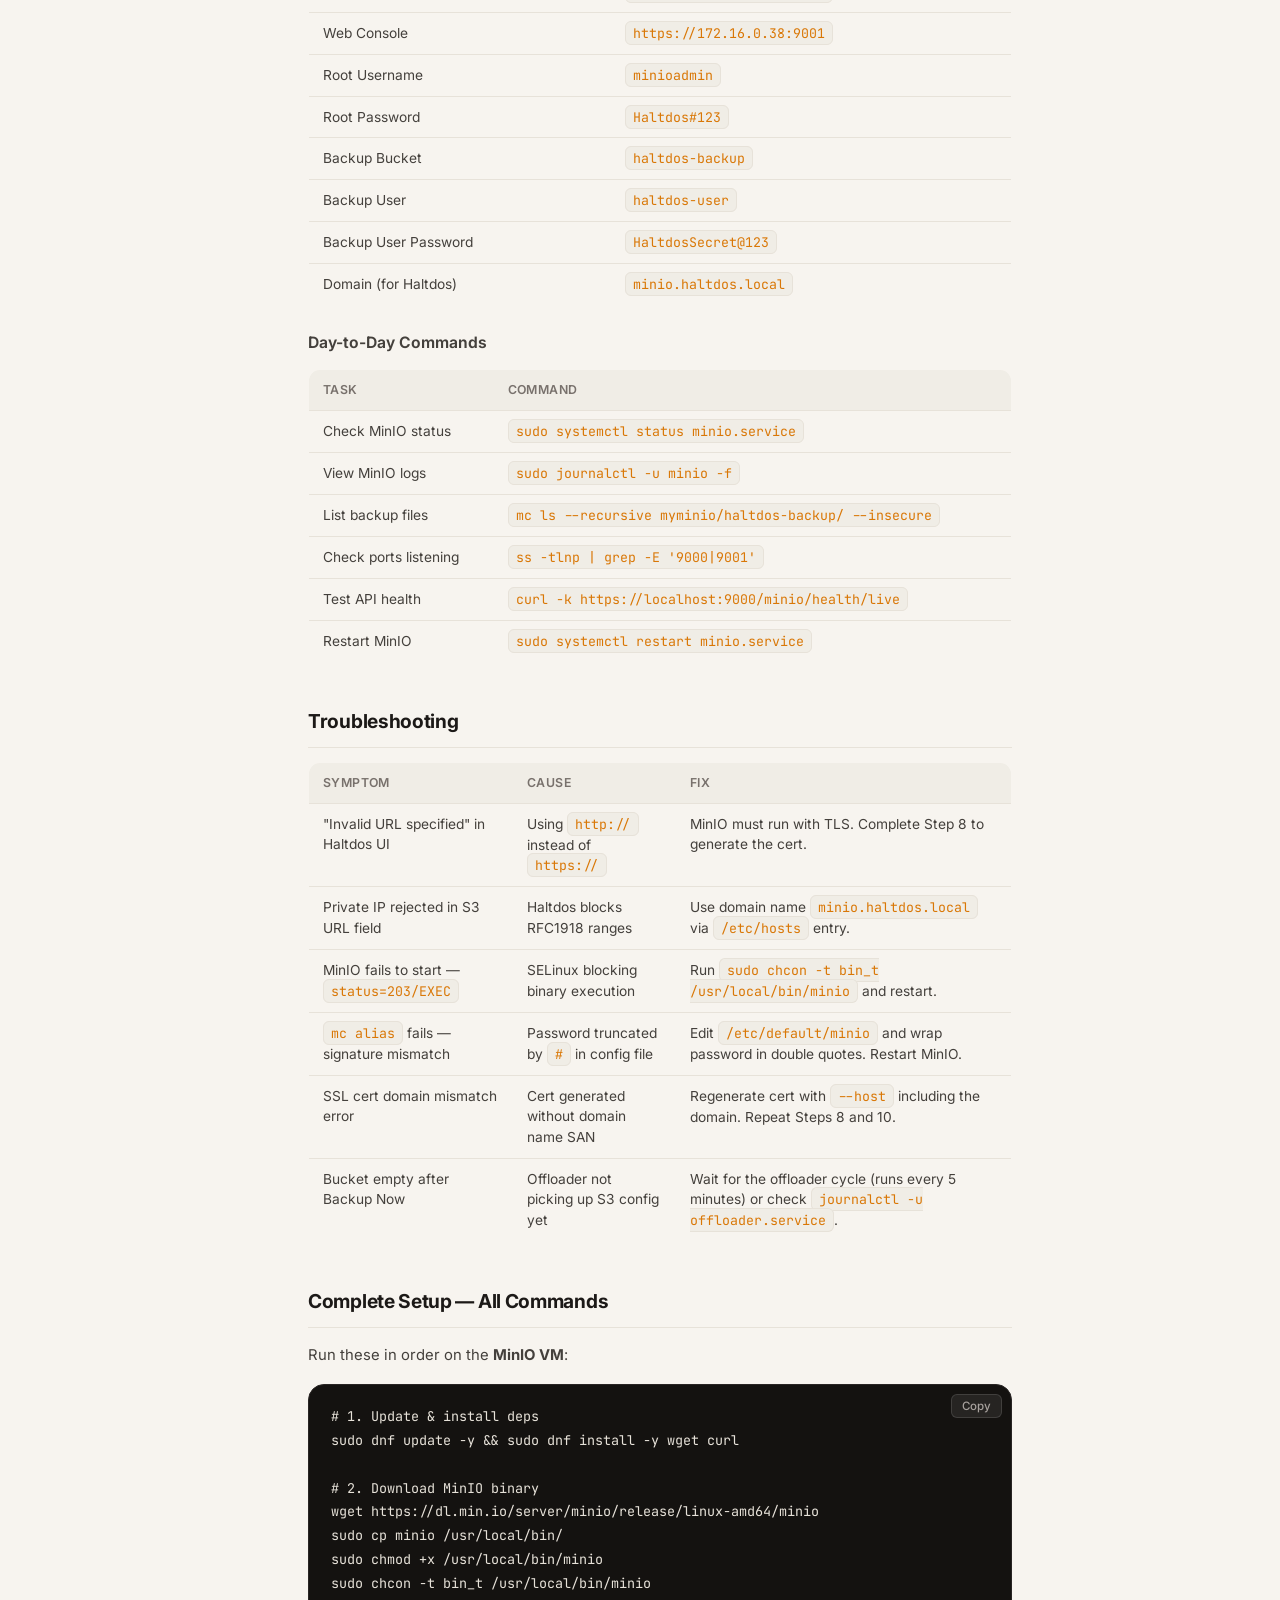
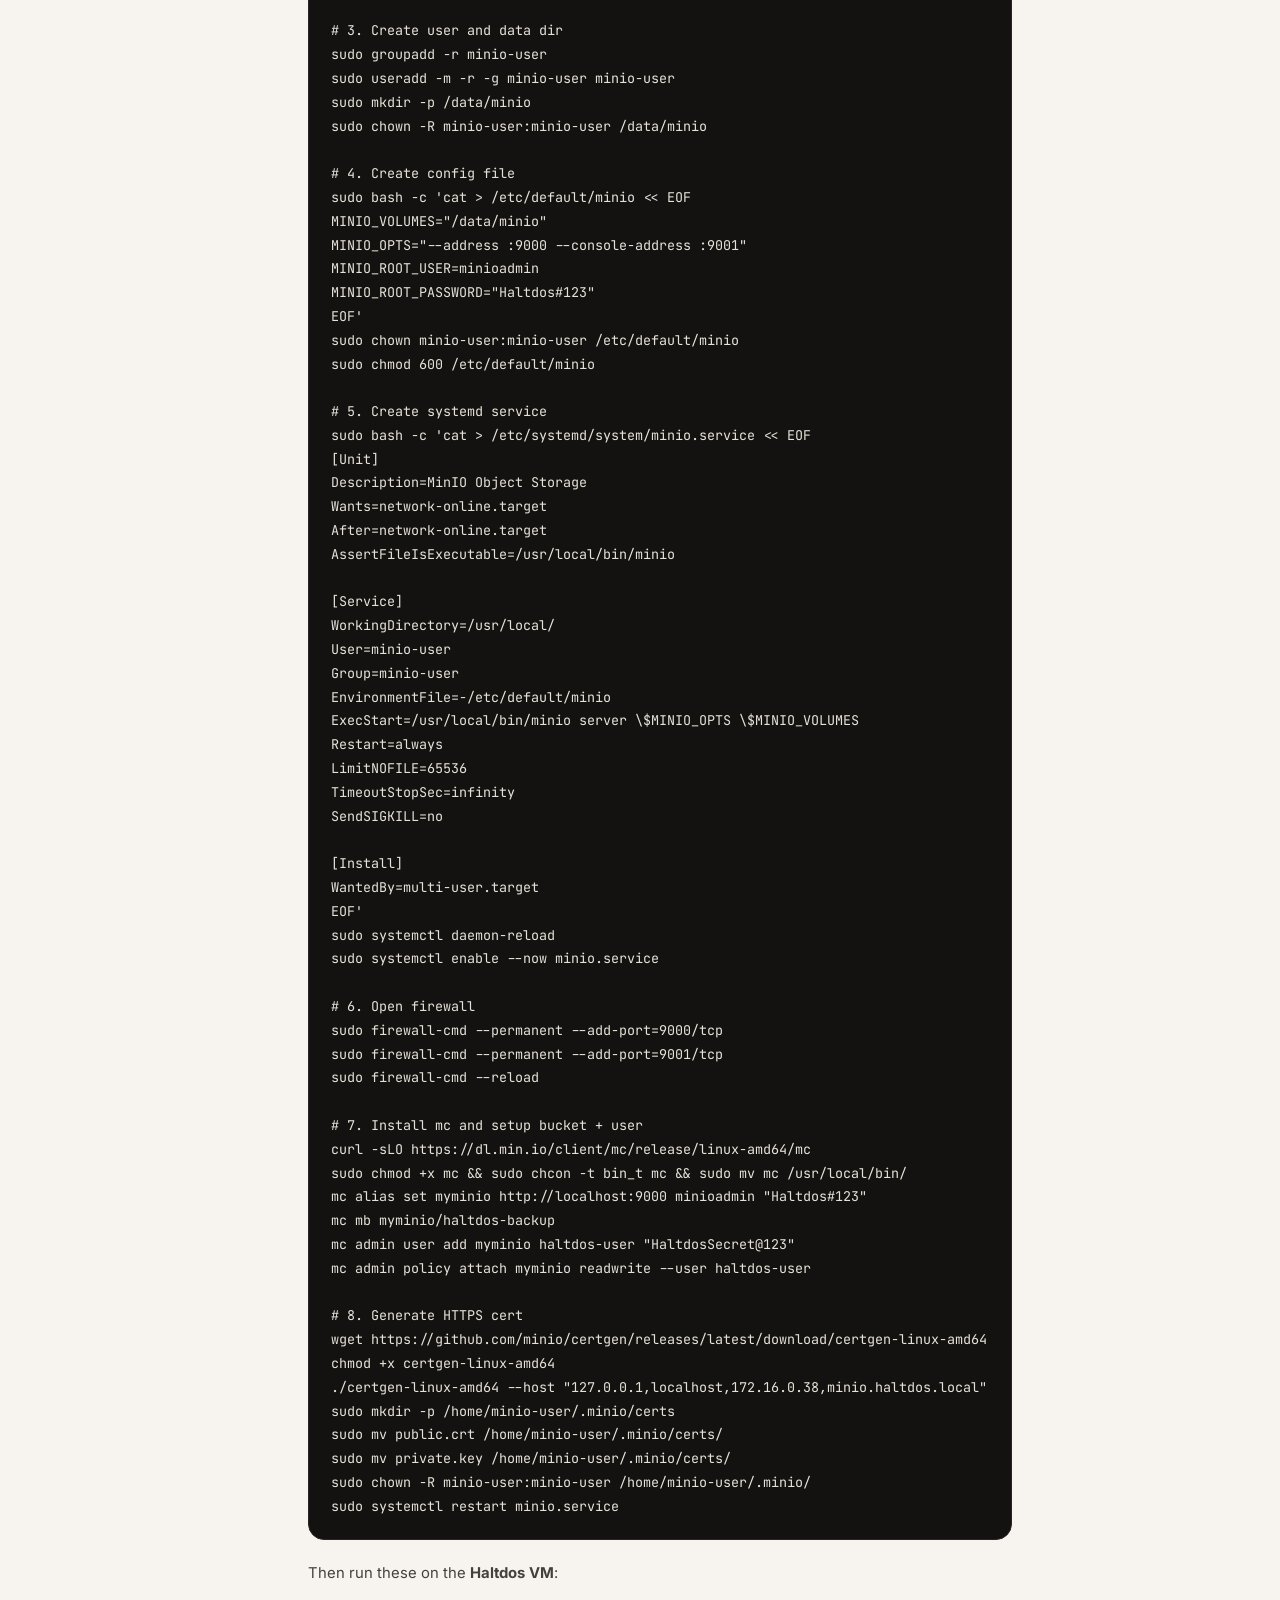
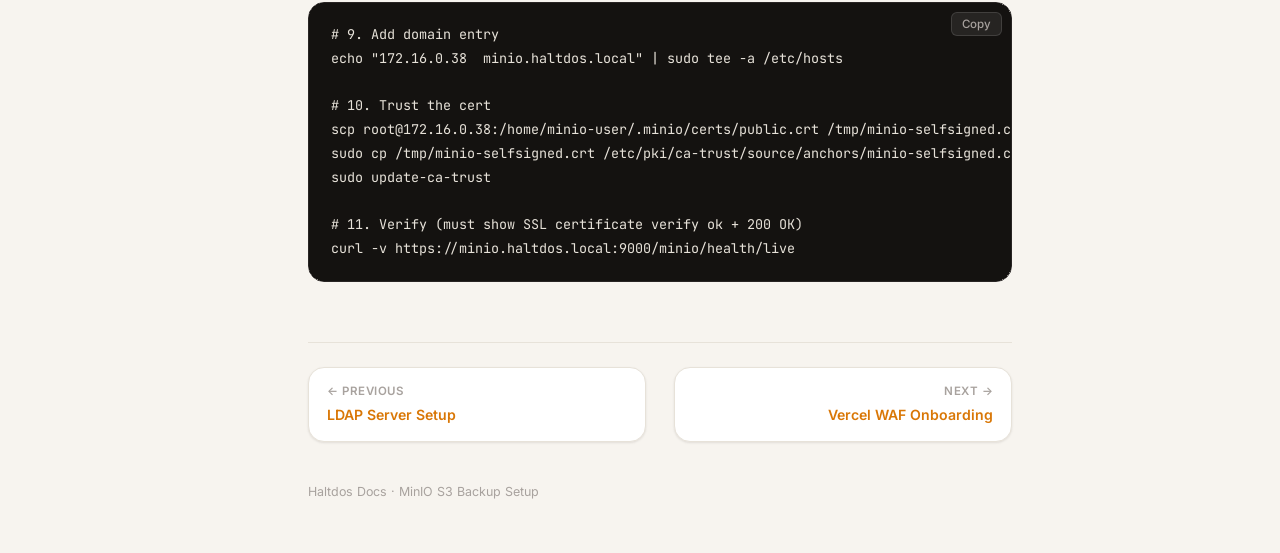
<file: docs/minio-s3-backup-setup.html>
<!DOCTYPE html>
<html lang="en" data-theme="light">

<head>
    <meta charset="UTF-8" />
    <meta name="viewport" content="width=device-width, initial-scale=1.0" />
    <title>MinIO S3 Backup Setup · Haltdos Docs</title>
    <link rel="stylesheet" href="../style.css" />
</head>

<body>

    <div id="progress-bar"></div>

    <!-- Search Modal -->
    <div class="search-overlay" id="searchOverlay">
        <div class="search-modal">
            <div class="search-input-wrap">
                <span class="search-input-icon">🔍</span>
                <input type="text" class="search-input" id="searchInput" placeholder="Search documentation..."
                    autocomplete="off" />
                <span class="search-esc" id="searchClose">ESC</span>
            </div>
            <div class="search-results" id="searchResults"></div>
            <div class="search-footer">
                <span><kbd>↑</kbd> <kbd>↓</kbd> navigate</span>
                <span><kbd>↵</kbd> open</span>
                <span><kbd>ESC</kbd> close</span>
            </div>
        </div>
    </div>

    <!-- Sidebar -->
    <aside class="sidebar">
        <div class="sidebar-logo">
            <a href="../index.html">
                <div class="logo-mark">H</div>
                <div class="logo-text">Haltdos <span>Docs</span></div>
            </a>
        </div>
        <div class="sidebar-search">
            <button class="sidebar-search-btn" id="sidebarSearchBtn">
                <span class="search-icon">🔍</span>
                Search docs...
                <span class="sidebar-search-kbd">⌘K</span>
            </button>
        </div>
        <nav class="sidebar-nav">
            <div class="nav-section">
                <div class="nav-section-title">Overview</div>
                <a class="nav-item" href="../index.html"><span class="nav-item-icon">🏠</span>Dashboard</a>
            </div>
            <div class="nav-section">
                <div class="nav-section-title">Build & Release</div>
                <a class="nav-item" href="binary-components-upload.html"><span class="nav-item-icon">⚙️</span>Binary
                    Components Upload<span class="nav-item-tag done">Done</span></a>
                <a class="nav-item" href="haltdos-installer.html"><span class="nav-item-icon">🛠️</span>Haltdos
                    Installer<span class="nav-item-tag done">Done</span></a>
                <a class="nav-item" href="installer-methods.html"><span class="nav-item-icon">📦</span>Installation
                    Methods<span class="nav-item-tag done">Done</span></a>
            </div>
            <div class="nav-section">
                <div class="nav-section-title">Configuration</div>
                <a class="nav-item" href="email-integration.html"><span class="nav-item-icon">📧</span>Email
                    Integration<span class="nav-item-tag done">Done</span></a>
                <a class="nav-item" href="tacacs-chap-login.html"><span class="nav-item-icon">🔐</span>TACACS CHAP
                    Login<span class="nav-item-tag done">Done</span></a>
                <a class="nav-item" href="tacacs-server-setup-rocky.html"><span class="nav-item-icon">🖥️</span>TACACS+
                    Server Setup<span class="nav-item-tag done">Done</span></a>
                <a class="nav-item" href="ldap-server-setup-rocky.html"><span class="nav-item-icon">📂</span>LDAP Server
                    Setup<span class="nav-item-tag done">Done</span></a>
                <a class="nav-item active" href="minio-s3-backup-setup.html"><span class="nav-item-icon">🗄️</span>MinIO
                    S3 Backup Setup<span class="nav-item-tag done">Done</span></a>
            </div>
            <div class="nav-section">
                <div class="nav-section-title">WAF</div>
                <a class="nav-item" href="vercel-waf-onboarding.html"><span class="nav-item-icon">🛡️</span>Vercel WAF
                    Onboarding<span class="nav-item-tag progress">In Progress</span></a>
            </div>
            <div class="nav-section">
                <div class="nav-section-title">Testing</div>
                <a class="nav-item" href="webhook-testing-guide.html"><span class="nav-item-icon">🪝</span>Webhook
                    Testing Guide<span class="nav-item-tag done">Done</span></a>
            </div>
        </nav>
        <div class="sidebar-footer">
            <button class="theme-toggle" id="themeToggle">
                <span class="theme-toggle-icon" id="themeIcon">🌙</span>
                <span class="theme-toggle-label" id="themeLabel">Dark mode</span>
                <div class="theme-toggle-pill"></div>
            </button>
        </div>
    </aside>

    <!-- Main -->
    <div class="main-wrapper">
        <header class="topbar">
            <div class="topbar-breadcrumb">
                <a href="../index.html">Haltdos Docs</a>
                <span class="sep">›</span>
                <span class="sep">Configuration</span>
                <span class="sep">›</span>
                <span class="current">MinIO S3 Backup Setup</span>
            </div>
            <button class="topbar-search-btn" id="topbarSearchBtn">
                🔍 Search docs...
                <span class="topbar-search-kbd">⌘K</span>
            </button>
        </header>

        <div class="doc-layout">
            <main class="doc-content-wrap">

                <a class="back-btn" href="../index.html">← Back to Dashboard</a>

                <div class="doc-header">
                    <span class="tag done">Done</span>
                    <h1>MinIO S3 Backup Setup for Haltdos</h1>
                    <div class="doc-meta">
                        Haltdos · Configuration &nbsp;·&nbsp; Rocky Linux 9 &nbsp;·&nbsp; Last updated June 2026
                        &nbsp;·&nbsp; 15 min read
                    </div>
                </div>

                <div class="doc-content" id="docContent">

                    <p>
                        This guide walks through setting up a self-hosted MinIO object
                        storage server on Rocky Linux 9 (VMware) and connecting it to
                        the Haltdos platform as an S3-compatible backup destination.
                    </p>

                    <!-- ARCHITECTURE -->
                    <h2 id="architecture">Architecture</h2>

                    <div class="flow-diagram">
                        <div class="flow-row">
                            <div class="flow-box waf">🛡 Haltdos Platform<br /><small>172.16.0.56</small></div>
                            <div class="flow-arrow">→</div>
                            <div class="flow-label">S3 backup · HTTPS · port 9000</div>
                        </div>
                        <div class="flow-row" style="margin-left:20px">
                            <div class="flow-arrow">↓</div>
                            <div class="flow-label">Domain: minio.haltdos.local → 172.16.0.38</div>
                        </div>
                        <div class="flow-row">
                            <div class="flow-box vercel">🗄️ MinIO Server<br /><small>172.16.0.38</small></div>
                            <div class="flow-label">S3 API :9000 · Web Console :9001</div>
                        </div>
                    </div>

                    <div class="callout warning">
                        <p>⚠️ All commands in <strong>Part 1</strong> run on the <strong>MinIO VM</strong>
                            (<code>172.16.0.38</code>). Commands in <strong>Part 2</strong> run on the <strong>Haltdos
                                VM</strong> (<code>172.16.0.56</code>). Replace IPs with your actual values.</p>
                    </div>

                    <!-- IMPORTANT NOTES -->
                    <h2 id="important-notes">Important Notes Before You Start</h2>

                    <table class="config-table">
                        <thead>
                            <tr>
                                <th>Topic</th>
                                <th>Detail</th>
                            </tr>
                        </thead>
                        <tbody>
                            <tr>
                                <td><strong>HTTPS is mandatory</strong></td>
                                <td>Haltdos strictly requires a valid HTTPS URL for the S3 endpoint. Plain
                                    <code>http://</code> will be rejected with "Invalid URL specified".</td>
                            </tr>
                            <tr>
                                <td><strong>Private IPs are blocked</strong></td>
                                <td>Haltdos blocks RFC1918 private IP ranges (<code>172.16.x.x</code>,
                                    <code>10.x.x.x</code>, <code>192.168.x.x</code>) in the S3 URL field. You must use a
                                    domain name instead.</td>
                            </tr>
                            <tr>
                                <td><strong>Password special characters</strong></td>
                                <td>Avoid <code>#</code> in passwords set via shell — the shell treats <code>#</code> as
                                    a comment. Always wrap passwords containing <code>#</code> in double quotes in shell
                                    commands and config files.</td>
                            </tr>
                            <tr>
                                <td><strong>SELinux on Rocky Linux 9</strong></td>
                                <td>Downloaded binaries need to be relabeled with <code>chcon -t bin_t</code> otherwise
                                    systemd cannot execute them and MinIO will fail to start with a Permission denied
                                    error.</td>
                            </tr>
                        </tbody>
                    </table>

                    <!-- PART 1 - MINIO SETUP -->
                    <h2 id="part1-minio">Part 1 — MinIO Setup on Rocky Linux 9</h2>

                    <!-- STEP 1 -->
                    <div class="step-card">
                        <div class="step-header">
                            <div class="step-number">1</div>
                            <h3>Update System & Install Dependencies</h3>
                        </div>
                        <div class="step-body">
                            <div class="code-block-wrap">
                                <button class="copy-btn" onclick="copyCode(this)"><span>Copy</span></button>
                                <pre><code>sudo dnf update -y
sudo dnf install -y wget curl</code></pre>
                            </div>
                        </div>
                    </div>

                    <!-- STEP 2 -->
                    <div class="step-card">
                        <div class="step-header">
                            <div class="step-number">2</div>
                            <h3>Download & Install MinIO Binary</h3>
                        </div>
                        <div class="step-body">
                            <div class="code-block-wrap">
                                <button class="copy-btn" onclick="copyCode(this)"><span>Copy</span></button>
                                <pre><code>wget https://dl.min.io/server/minio/release/linux-amd64/minio
sudo cp minio /usr/local/bin/
sudo chmod +x /usr/local/bin/minio

# Fix SELinux label — required on Rocky Linux 9
sudo chcon -t bin_t /usr/local/bin/minio</code></pre>
                            </div>
                            <div class="callout danger">
                                <p>🚨 <strong>Do not skip the SELinux relabel.</strong> Without
                                    <code>chcon -t bin_t</code>, systemd will fail to start MinIO with
                                    <code>status=203/EXEC</code> and "Permission denied" — even though the file has
                                    execute permissions.</p>
                            </div>
                        </div>
                    </div>

                    <!-- STEP 3 -->
                    <div class="step-card">
                        <div class="step-header">
                            <div class="step-number">3</div>
                            <h3>Create MinIO User & Data Directory</h3>
                        </div>
                        <div class="step-body">
                            <div class="code-block-wrap">
                                <button class="copy-btn" onclick="copyCode(this)"><span>Copy</span></button>
                                <pre><code>sudo groupadd -r minio-user
sudo useradd -m -r -g minio-user minio-user

sudo mkdir -p /data/minio
sudo chown -R minio-user:minio-user /data/minio</code></pre>
                            </div>
                            <div class="callout info">
                                <p>💡 For production, mount a dedicated XFS-formatted disk at <code>/data/minio</code>.
                                    For a test lab, the directory on the root disk works fine.</p>
                            </div>
                        </div>
                    </div>

                    <!-- STEP 4 -->
                    <div class="step-card">
                        <div class="step-header">
                            <div class="step-number">4</div>
                            <h3>Create the Environment Config File</h3>
                        </div>
                        <div class="step-body">
                            <p>Create <code>/etc/default/minio</code> with your credentials:</p>
                            <div class="code-block-wrap">
                                <button class="copy-btn" onclick="copyCode(this)"><span>Copy</span></button>
                                <pre><code>sudo vim /etc/default/minio</code></pre>
                            </div>
                            <p>Paste this content — note the password is quoted to handle special characters:</p>
                            <div class="code-block-wrap">
                                <button class="copy-btn" onclick="copyCode(this)"><span>Copy</span></button>
                                <pre><code>MINIO_VOLUMES="/data/minio"
MINIO_OPTS="--address :9000 --console-address :9001"
MINIO_ROOT_USER=minioadmin
MINIO_ROOT_PASSWORD="Haltdos#123"</code></pre>
                            </div>
                            <div class="code-block-wrap">
                                <button class="copy-btn" onclick="copyCode(this)"><span>Copy</span></button>
                                <pre><code>sudo chown minio-user:minio-user /etc/default/minio
sudo chmod 600 /etc/default/minio</code></pre>
                            </div>
                            <div class="callout warning">
                                <p>⚠️ Always wrap the password value in <strong>double quotes</strong> in the config
                                    file. Without quotes, the <code>#</code> character and everything after it is
                                    treated as a comment — MinIO will read a truncated password and authentication will
                                    fail.</p>
                            </div>
                        </div>
                    </div>

                    <!-- STEP 5 -->
                    <div class="step-card">
                        <div class="step-header">
                            <div class="step-number">5</div>
                            <h3>Create the systemd Service File</h3>
                        </div>
                        <div class="step-body">
                            <div class="code-block-wrap">
                                <button class="copy-btn" onclick="copyCode(this)"><span>Copy</span></button>
                                <pre><code>sudo vim /etc/systemd/system/minio.service</code></pre>
                            </div>
                            <p>Paste this content:</p>
                            <div class="code-block-wrap">
                                <button class="copy-btn" onclick="copyCode(this)"><span>Copy</span></button>
                                <pre><code>[Unit]
Description=MinIO Object Storage
Wants=network-online.target
After=network-online.target
AssertFileIsExecutable=/usr/local/bin/minio

[Service]
WorkingDirectory=/usr/local/
User=minio-user
Group=minio-user
EnvironmentFile=-/etc/default/minio
ExecStart=/usr/local/bin/minio server $MINIO_OPTS $MINIO_VOLUMES
Restart=always
LimitNOFILE=65536
TimeoutStopSec=infinity
SendSIGKILL=no

[Install]
WantedBy=multi-user.target</code></pre>
                            </div>
                            <div class="code-block-wrap">
                                <button class="copy-btn" onclick="copyCode(this)"><span>Copy</span></button>
                                <pre><code>sudo systemctl daemon-reload
sudo systemctl enable --now minio.service
sudo systemctl status minio.service</code></pre>
                            </div>
                            <p>Confirm these lines appear in the status output:</p>
                            <div class="terminal">
                                <div class="terminal-bar">
                                    <div class="terminal-dot red"></div>
                                    <div class="terminal-dot amber"></div>
                                    <div class="terminal-dot green"></div>
                                    <span class="terminal-title">bash — root@localhost (MinIO VM)</span>
                                </div>
                                <div class="terminal-body">
                                    <span class="t-line"><span class="t-highlight">Active: active
                                            (running)</span></span>
                                    <span class="t-line"><span class="t-highlight">API: http://172.16.0.38:9000
                                            http://127.0.0.1:9000</span></span>
                                    <span class="t-line"><span class="t-highlight">WebUI: http://172.16.0.38:9001
                                            http://127.0.0.1:9001</span></span>
                                </div>
                            </div>
                        </div>
                    </div>

                    <!-- STEP 6 -->
                    <div class="step-card">
                        <div class="step-header">
                            <div class="step-number">6</div>
                            <h3>Open Firewall Ports</h3>
                        </div>
                        <div class="step-body">
                            <div class="code-block-wrap">
                                <button class="copy-btn" onclick="copyCode(this)"><span>Copy</span></button>
                                <pre><code>sudo firewall-cmd --permanent --add-port=9000/tcp
sudo firewall-cmd --permanent --add-port=9001/tcp
sudo firewall-cmd --reload</code></pre>
                            </div>
                            <p>Both commands should return <code>success</code>.</p>
                        </div>
                    </div>

                    <!-- STEP 7 -->
                    <div class="step-card">
                        <div class="step-header">
                            <div class="step-number">7</div>
                            <h3>Install MinIO Client (mc) & Create Bucket + User</h3>
                        </div>
                        <div class="step-body">
                            <p>Download the MinIO client and apply SELinux label:</p>
                            <div class="code-block-wrap">
                                <button class="copy-btn" onclick="copyCode(this)"><span>Copy</span></button>
                                <pre><code>curl -sLO https://dl.min.io/client/mc/release/linux-amd64/mc
sudo chmod +x mc
sudo chcon -t bin_t mc
sudo mv mc /usr/local/bin/</code></pre>
                            </div>
                            <p>Set an alias, create the backup bucket, and create a dedicated user for Haltdos:</p>
                            <div class="code-block-wrap">
                                <button class="copy-btn" onclick="copyCode(this)"><span>Copy</span></button>
                                <pre><code># Set alias — password in quotes to handle special characters
mc alias set myminio http://localhost:9000 minioadmin "Haltdos#123"

# Create the backup bucket
mc mb myminio/haltdos-backup

# Create dedicated user for Haltdos
mc admin user add myminio haltdos-user "HaltdosSecret@123"

# Assign read/write policy
mc admin policy attach myminio readwrite --user haltdos-user

# Verify
mc ls myminio/
mc admin user list myminio</code></pre>
                            </div>
                            <p>Expected output from <code>mc ls myminio/</code>:</p>
                            <div class="terminal">
                                <div class="terminal-bar">
                                    <div class="terminal-dot red"></div>
                                    <div class="terminal-dot amber"></div>
                                    <div class="terminal-dot green"></div>
                                    <span class="terminal-title">bash — root@localhost (MinIO VM)</span>
                                </div>
                                <div class="terminal-body">
                                    <span class="t-line"><span class="t-highlight">[2026-06-18 06:19:57 EDT] 0B
                                            haltdos-backup/</span></span>
                                </div>
                            </div>
                            <div class="callout warning">
                                <p>⚠️ If <code>mc alias set</code> fails with a signature mismatch error, check that the
                                    password in <code>/etc/default/minio</code> is correctly quoted. Restart MinIO after
                                    fixing it with <code>sudo systemctl restart minio.service</code> and try the alias
                                    command again.</p>
                            </div>
                        </div>
                    </div>

                    <!-- STEP 8 -->
                    <div class="step-card">
                        <div class="step-header">
                            <div class="step-number">8</div>
                            <h3>Generate HTTPS Certificate for MinIO</h3>
                        </div>
                        <div class="step-body">
                            <p>Haltdos requires HTTPS. Generate a self-signed certificate using MinIO's
                                <code>certgen</code> tool. Include both the IP and the domain name you'll use:</p>
                            <div class="code-block-wrap">
                                <button class="copy-btn" onclick="copyCode(this)"><span>Copy</span></button>
                                <pre><code># Download certgen
wget https://github.com/minio/certgen/releases/latest/download/certgen-linux-amd64
chmod +x certgen-linux-amd64

# Generate cert — include IP, localhost, and the domain name
./certgen-linux-amd64 --host "127.0.0.1,localhost,172.16.0.38,minio.haltdos.local"

# Create cert directory and move certs
sudo mkdir -p /home/minio-user/.minio/certs
sudo mv public.crt /home/minio-user/.minio/certs/
sudo mv private.key /home/minio-user/.minio/certs/
sudo chown -R minio-user:minio-user /home/minio-user/.minio/

# Restart MinIO — it auto-detects certs and switches to HTTPS
sudo systemctl restart minio.service
sleep 3
sudo systemctl status minio.service</code></pre>
                            </div>
                            <p>After restart, the status output should show <code>https://</code> instead of
                                <code>http://</code>:</p>
                            <div class="terminal">
                                <div class="terminal-bar">
                                    <div class="terminal-dot red"></div>
                                    <div class="terminal-dot amber"></div>
                                    <div class="terminal-dot green"></div>
                                    <span class="terminal-title">bash — root@localhost (MinIO VM)</span>
                                </div>
                                <div class="terminal-body">
                                    <span class="t-line"><span class="t-highlight">API: https://172.16.0.38:9000
                                            https://127.0.0.1:9000</span></span>
                                    <span class="t-line"><span class="t-highlight">WebUI: https://172.16.0.38:9001
                                            https://127.0.0.1:9001</span></span>
                                </div>
                            </div>
                            <div class="callout info">
                                <p>💡 <strong>Why include the domain name in the cert?</strong> Haltdos blocks private
                                    IPs like <code>172.16.x.x</code> in the S3 URL field. We use a domain name
                                    (<code>minio.haltdos.local</code>) instead — the cert must include this domain in
                                    its Subject Alternative Names (SAN) or the SSL handshake will fail.</p>
                            </div>
                        </div>
                    </div>

                    <!-- PART 2 - HALTDOS VM -->
                    <h2 id="part2-haltdos">Part 2 — Configure the Haltdos Machine</h2>

                    <!-- STEP 9 -->
                    <div class="step-card">
                        <div class="step-header">
                            <div class="step-number">9</div>
                            <h3>Add Domain Entry on Haltdos VM</h3>
                        </div>
                        <div class="step-body">
                            <p>Run these commands on the <strong>Haltdos machine</strong> (<code>172.16.0.56</code>).
                                Add a local DNS entry so the domain resolves to the MinIO VM:</p>
                            <div class="code-block-wrap">
                                <button class="copy-btn" onclick="copyCode(this)"><span>Copy</span></button>
                                <pre><code>echo "172.16.0.38  minio.haltdos.local" | sudo tee -a /etc/hosts</code></pre>
                            </div>
                            <p>Verify it resolves:</p>
                            <div class="code-block-wrap">
                                <button class="copy-btn" onclick="copyCode(this)"><span>Copy</span></button>
                                <pre><code>ping minio.haltdos.local</code></pre>
                            </div>
                        </div>
                    </div>

                    <!-- STEP 10 -->
                    <div class="step-card">
                        <div class="step-header">
                            <div class="step-number">10</div>
                            <h3>Trust the MinIO Self-Signed Certificate</h3>
                        </div>
                        <div class="step-body">
                            <p>Copy the MinIO cert from the MinIO VM and install it as a trusted CA on the Haltdos
                                machine:</p>
                            <div class="code-block-wrap">
                                <button class="copy-btn" onclick="copyCode(this)"><span>Copy</span></button>
                                <pre><code># Copy cert from MinIO VM
scp root@172.16.0.38:/home/minio-user/.minio/certs/public.crt /tmp/minio-selfsigned.crt

# Install as trusted CA
sudo cp /tmp/minio-selfsigned.crt /etc/pki/ca-trust/source/anchors/minio-selfsigned.crt
sudo update-ca-trust</code></pre>
                            </div>
                            <p>Verify the cert is trusted — this must return <code>200 OK</code> without the
                                <code>-k</code> flag:</p>
                            <div class="code-block-wrap">
                                <button class="copy-btn" onclick="copyCode(this)"><span>Copy</span></button>
                                <pre><code>curl -v https://minio.haltdos.local:9000/minio/health/live</code></pre>
                            </div>
                            <p>Confirm you see both of these lines in the output:</p>
                            <div class="terminal">
                                <div class="terminal-bar">
                                    <div class="terminal-dot red"></div>
                                    <div class="terminal-dot amber"></div>
                                    <div class="terminal-dot green"></div>
                                    <span class="terminal-title">bash — root@testname (Haltdos VM)</span>
                                </div>
                                <div class="terminal-body">
                                    <span class="t-line"><span class="t-highlight">* subjectAltName: host
                                            "minio.haltdos.local" matched cert's "minio.haltdos.local"</span></span>
                                    <span class="t-line"><span class="t-highlight">* SSL certificate verify
                                            ok.</span></span>
                                    <span class="t-line"><span class="t-highlight">&lt; HTTP/1.1 200 OK</span></span>
                                    <span class="t-output"> Server: MinIO</span>
                                </div>
                            </div>
                            <div class="callout success">
                                <p>✅ <code>SSL certificate verify ok</code> and <code>HTTP/1.1 200 OK</code> without the
                                    <code>-k</code> flag confirms the certificate is fully trusted on the Haltdos
                                    machine. Haltdos UI will now accept the URL.</p>
                            </div>
                        </div>
                    </div>

                    <!-- PART 3 - HALTDOS UI -->
                    <h2 id="part3-ui">Part 3 — Configure Haltdos Backup Settings</h2>

                    <!-- STEP 11 -->
                    <div class="step-card">
                        <div class="step-header">
                            <div class="step-number">11</div>
                            <h3>Fill in the S3 Backup Settings in Haltdos UI</h3>
                        </div>
                        <div class="step-body">
                            <p>Navigate to:</p>
                            <div class="nav-path">🗂 System <span>›</span> Instance <span>›</span> [Select Instance]
                                <span>›</span> Settings <span>›</span> Backup Setting</div>

                            <p>Fill in the fields exactly as shown:</p>

                            <table class="config-table">
                                <thead>
                                    <tr>
                                        <th>Field</th>
                                        <th>Value</th>
                                        <th>Notes</th>
                                    </tr>
                                </thead>
                                <tbody>
                                    <tr>
                                        <td><strong>S3 Backup Enabled</strong></td>
                                        <td><span class="toggle-on">Enabled</span></td>
                                        <td>Toggle on to reveal S3 fields</td>
                                    </tr>
                                    <tr>
                                        <td><strong>S3 Region</strong></td>
                                        <td><code>us-east-1</code></td>
                                        <td>MinIO accepts any region string — use this as a dummy value</td>
                                    </tr>
                                    <tr>
                                        <td><strong>S3 Bucket Name</strong></td>
                                        <td><code>haltdos-backup</code></td>
                                        <td>The bucket created in Step 7</td>
                                    </tr>
                                    <tr>
                                        <td><strong>S3 Path</strong></td>
                                        <td><code>logs</code></td>
                                        <td>Subdirectory inside the bucket where backups are stored</td>
                                    </tr>
                                    <tr>
                                        <td><strong>S3 Access Key</strong></td>
                                        <td><code>haltdos-user</code></td>
                                        <td>The dedicated MinIO user created in Step 7</td>
                                    </tr>
                                    <tr>
                                        <td><strong>S3 Secret Key</strong></td>
                                        <td><code>HaltdosSecret@123</code></td>
                                        <td>Password for the haltdos-user account</td>
                                    </tr>
                                    <tr>
                                        <td><strong>S3 URL</strong></td>
                                        <td><code>https://minio.haltdos.local:9000</code></td>
                                        <td>Must use domain name — private IPs are blocked by Haltdos</td>
                                    </tr>
                                </tbody>
                            </table>

                            <p>Click <strong>Save Changes</strong>, then click <strong>Backup Now</strong> to trigger an
                                immediate backup.</p>

                            <div class="callout danger">
                                <p>🚨 <strong>Do not use a raw IP address</strong> in the S3 URL field. Haltdos blocks
                                    all RFC1918 private IP ranges. The URL <code>https://172.16.0.38:9000</code> will be
                                    rejected. You must use the domain <code>https://minio.haltdos.local:9000</code> that
                                    you configured in Step 9.</p>
                            </div>
                        </div>
                    </div>

                    <!-- STEP 12 -->
                    <div class="step-card">
                        <div class="step-header">
                            <div class="step-number">12</div>
                            <h3>Verify Backup Files Arrived in MinIO</h3>
                        </div>
                        <div class="step-body">
                            <p>Run this on the MinIO VM after clicking Backup Now:</p>
                            <div class="code-block-wrap">
                                <button class="copy-btn" onclick="copyCode(this)"><span>Copy</span></button>
                                <pre><code>mc ls --recursive myminio/haltdos-backup/ --insecure</code></pre>
                            </div>
                            <p>If backup files landed you will see entries like:</p>
                            <div class="terminal">
                                <div class="terminal-bar">
                                    <div class="terminal-dot red"></div>
                                    <div class="terminal-dot amber"></div>
                                    <div class="terminal-dot green"></div>
                                    <span class="terminal-title">bash — root@localhost (MinIO VM)</span>
                                </div>
                                <div class="terminal-body">
                                    <span class="t-line"><span class="t-highlight">[2026-06-18 12:00:01 EDT] 1.2MB
                                            logs/backup-20260618.tar.gz</span></span>
                                </div>
                            </div>
                            <div class="callout success">
                                <p>✅ Backup files present in the bucket means the full integration is working
                                    end-to-end.</p>
                            </div>
                        </div>
                    </div>

                    <!-- REFERENCE -->
                    <h2 id="quick-reference">Quick Reference</h2>

                    <h3>MinIO Server Summary</h3>
                    <table class="config-table">
                        <thead>
                            <tr>
                                <th>Item</th>
                                <th>Value</th>
                            </tr>
                        </thead>
                        <tbody>
                            <tr>
                                <td>MinIO VM IP</td>
                                <td><code>172.16.0.38</code></td>
                            </tr>
                            <tr>
                                <td>S3 API</td>
                                <td><code>https://172.16.0.38:9000</code></td>
                            </tr>
                            <tr>
                                <td>Web Console</td>
                                <td><code>https://172.16.0.38:9001</code></td>
                            </tr>
                            <tr>
                                <td>Root Username</td>
                                <td><code>minioadmin</code></td>
                            </tr>
                            <tr>
                                <td>Root Password</td>
                                <td><code>Haltdos#123</code></td>
                            </tr>
                            <tr>
                                <td>Backup Bucket</td>
                                <td><code>haltdos-backup</code></td>
                            </tr>
                            <tr>
                                <td>Backup User</td>
                                <td><code>haltdos-user</code></td>
                            </tr>
                            <tr>
                                <td>Backup User Password</td>
                                <td><code>HaltdosSecret@123</code></td>
                            </tr>
                            <tr>
                                <td>Domain (for Haltdos)</td>
                                <td><code>minio.haltdos.local</code></td>
                            </tr>
                        </tbody>
                    </table>

                    <h3>Day-to-Day Commands</h3>
                    <table class="config-table">
                        <thead>
                            <tr>
                                <th>Task</th>
                                <th>Command</th>
                            </tr>
                        </thead>
                        <tbody>
                            <tr>
                                <td>Check MinIO status</td>
                                <td><code>sudo systemctl status minio.service</code></td>
                            </tr>
                            <tr>
                                <td>View MinIO logs</td>
                                <td><code>sudo journalctl -u minio -f</code></td>
                            </tr>
                            <tr>
                                <td>List backup files</td>
                                <td><code>mc ls --recursive myminio/haltdos-backup/ --insecure</code></td>
                            </tr>
                            <tr>
                                <td>Check ports listening</td>
                                <td><code>ss -tlnp | grep -E '9000|9001'</code></td>
                            </tr>
                            <tr>
                                <td>Test API health</td>
                                <td><code>curl -k https://localhost:9000/minio/health/live</code></td>
                            </tr>
                            <tr>
                                <td>Restart MinIO</td>
                                <td><code>sudo systemctl restart minio.service</code></td>
                            </tr>
                        </tbody>
                    </table>

                    <!-- TROUBLESHOOTING -->
                    <h2 id="troubleshooting">Troubleshooting</h2>

                    <table class="config-table">
                        <thead>
                            <tr>
                                <th>Symptom</th>
                                <th>Cause</th>
                                <th>Fix</th>
                            </tr>
                        </thead>
                        <tbody>
                            <tr>
                                <td>"Invalid URL specified" in Haltdos UI</td>
                                <td>Using <code>http://</code> instead of <code>https://</code></td>
                                <td>MinIO must run with TLS. Complete Step 8 to generate the cert.</td>
                            </tr>
                            <tr>
                                <td>Private IP rejected in S3 URL field</td>
                                <td>Haltdos blocks RFC1918 ranges</td>
                                <td>Use domain name <code>minio.haltdos.local</code> via <code>/etc/hosts</code> entry.
                                </td>
                            </tr>
                            <tr>
                                <td>MinIO fails to start — <code>status=203/EXEC</code></td>
                                <td>SELinux blocking binary execution</td>
                                <td>Run <code>sudo chcon -t bin_t /usr/local/bin/minio</code> and restart.</td>
                            </tr>
                            <tr>
                                <td><code>mc alias</code> fails — signature mismatch</td>
                                <td>Password truncated by <code>#</code> in config file</td>
                                <td>Edit <code>/etc/default/minio</code> and wrap password in double quotes. Restart
                                    MinIO.</td>
                            </tr>
                            <tr>
                                <td>SSL cert domain mismatch error</td>
                                <td>Cert generated without domain name SAN</td>
                                <td>Regenerate cert with <code>--host</code> including the domain. Repeat Steps 8 and
                                    10.</td>
                            </tr>
                            <tr>
                                <td>Bucket empty after Backup Now</td>
                                <td>Offloader not picking up S3 config yet</td>
                                <td>Wait for the offloader cycle (runs every 5 minutes) or check
                                    <code>journalctl -u offloader.service</code>.</td>
                            </tr>
                        </tbody>
                    </table>

                    <!-- QUICK SETUP -->
                    <h2 id="summary">Complete Setup — All Commands</h2>

                    <p>Run these in order on the <strong>MinIO VM</strong>:</p>

                    <div class="code-block-wrap">
                        <button class="copy-btn" onclick="copyCode(this)"><span>Copy</span></button>
                        <pre><code># 1. Update & install deps
sudo dnf update -y && sudo dnf install -y wget curl

# 2. Download MinIO binary
wget https://dl.min.io/server/minio/release/linux-amd64/minio
sudo cp minio /usr/local/bin/
sudo chmod +x /usr/local/bin/minio
sudo chcon -t bin_t /usr/local/bin/minio

# 3. Create user and data dir
sudo groupadd -r minio-user
sudo useradd -m -r -g minio-user minio-user
sudo mkdir -p /data/minio
sudo chown -R minio-user:minio-user /data/minio

# 4. Create config file
sudo bash -c 'cat > /etc/default/minio << EOF
MINIO_VOLUMES="/data/minio"
MINIO_OPTS="--address :9000 --console-address :9001"
MINIO_ROOT_USER=minioadmin
MINIO_ROOT_PASSWORD="Haltdos#123"
EOF'
sudo chown minio-user:minio-user /etc/default/minio
sudo chmod 600 /etc/default/minio

# 5. Create systemd service
sudo bash -c 'cat > /etc/systemd/system/minio.service << EOF
[Unit]
Description=MinIO Object Storage
Wants=network-online.target
After=network-online.target
AssertFileIsExecutable=/usr/local/bin/minio

[Service]
WorkingDirectory=/usr/local/
User=minio-user
Group=minio-user
EnvironmentFile=-/etc/default/minio
ExecStart=/usr/local/bin/minio server \$MINIO_OPTS \$MINIO_VOLUMES
Restart=always
LimitNOFILE=65536
TimeoutStopSec=infinity
SendSIGKILL=no

[Install]
WantedBy=multi-user.target
EOF'
sudo systemctl daemon-reload
sudo systemctl enable --now minio.service

# 6. Open firewall
sudo firewall-cmd --permanent --add-port=9000/tcp
sudo firewall-cmd --permanent --add-port=9001/tcp
sudo firewall-cmd --reload

# 7. Install mc and setup bucket + user
curl -sLO https://dl.min.io/client/mc/release/linux-amd64/mc
sudo chmod +x mc && sudo chcon -t bin_t mc && sudo mv mc /usr/local/bin/
mc alias set myminio http://localhost:9000 minioadmin "Haltdos#123"
mc mb myminio/haltdos-backup
mc admin user add myminio haltdos-user "HaltdosSecret@123"
mc admin policy attach myminio readwrite --user haltdos-user

# 8. Generate HTTPS cert
wget https://github.com/minio/certgen/releases/latest/download/certgen-linux-amd64
chmod +x certgen-linux-amd64
./certgen-linux-amd64 --host "127.0.0.1,localhost,172.16.0.38,minio.haltdos.local"
sudo mkdir -p /home/minio-user/.minio/certs
sudo mv public.crt /home/minio-user/.minio/certs/
sudo mv private.key /home/minio-user/.minio/certs/
sudo chown -R minio-user:minio-user /home/minio-user/.minio/
sudo systemctl restart minio.service</code></pre>
                    </div>

                    <p>Then run these on the <strong>Haltdos VM</strong>:</p>

                    <div class="code-block-wrap">
                        <button class="copy-btn" onclick="copyCode(this)"><span>Copy</span></button>
                        <pre><code># 9. Add domain entry
echo "172.16.0.38  minio.haltdos.local" | sudo tee -a /etc/hosts

# 10. Trust the cert
scp root@172.16.0.38:/home/minio-user/.minio/certs/public.crt /tmp/minio-selfsigned.crt
sudo cp /tmp/minio-selfsigned.crt /etc/pki/ca-trust/source/anchors/minio-selfsigned.crt
sudo update-ca-trust

# 11. Verify (must show SSL certificate verify ok + 200 OK)
curl -v https://minio.haltdos.local:9000/minio/health/live</code></pre>
                    </div>

                </div>

                <div class="doc-nav-footer">
                    <a class="doc-nav-btn prev" href="ldap-server-setup-rocky.html">
                        <span class="doc-nav-label">← Previous</span>
                        <span class="doc-nav-title">LDAP Server Setup</span>
                    </a>
                    <a class="doc-nav-btn next" href="vercel-waf-onboarding.html">
                        <span class="doc-nav-label">Next →</span>
                        <span class="doc-nav-title">Vercel WAF Onboarding</span>
                    </a>
                </div>

                <div class="doc-footer-bar">Haltdos Docs · MinIO S3 Backup Setup</div>

            </main>

            <aside class="doc-toc" id="docToc">
                <div class="doc-toc-title">On this page</div>
            </aside>
        </div>
    </div>

    <script>
        (() => {
            const DOCS = [
                { title: 'Binary Components Upload', icon: '⚙️', status: 'done', desc: 'ADC build and release guide for all components', href: 'binary-components-upload.html' },
                { title: 'Haltdos Installer', icon: '🛠️', status: 'done', desc: 'Build the haltdos-installer binary from source', href: 'haltdos-installer.html' },
                { title: 'Haltdos Installation Methods', icon: '📦', status: 'done', desc: 'wget, Go installer, and Java standalone methods', href: 'installer-methods.html' },
                { title: 'Email Integration', icon: '📧', status: 'done', desc: 'SMTP email configuration — server, auth, encryption', href: 'email-integration.html' },
                { title: 'TACACS CHAP Login Guide', icon: '🔐', status: 'done', desc: 'TACACS user setup and CHAP authentication login', href: 'tacacs-chap-login.html' },
                { title: 'TACACS+ Server Setup Rocky Linux', icon: '🖥️', status: 'done', desc: 'Setup TACACS+ server on Rocky Linux using Docker', href: 'tacacs-server-setup-rocky.html' },
                { title: 'LDAP Server Setup Rocky Linux', icon: '📂', status: 'done', desc: 'Setup 389 Directory Server and integrate with Haltdos', href: 'ldap-server-setup-rocky.html' },
                { title: 'MinIO S3 Backup Setup', icon: '🗄️', status: 'done', desc: 'Setup MinIO on Rocky Linux for Haltdos S3 backup', href: 'minio-s3-backup-setup.html' },
                { title: 'Vercel App on Haltdos WAF', icon: '🛡️', status: 'in-progress', desc: 'Onboard a Vercel app onto the Haltdos Enterprise WAF', href: 'vercel-waf-onboarding.html' },
                { title: 'Webhook Testing Guide', icon: '🪝', status: 'done', desc: 'Step-by-step webhook verification using webhook.site', href: 'webhook-testing-guide.html' },
            ];
            const html = document.documentElement;
            const savedTheme = localStorage.getItem('hd-theme') || 'light';
            html.setAttribute('data-theme', savedTheme);
            const themeIcon = document.getElementById('themeIcon');
            const themeLabel = document.getElementById('themeLabel');
            function updateThemeUI(t) { themeIcon.textContent = t === 'dark' ? '☀️' : '🌙'; themeLabel.textContent = t === 'dark' ? 'Light mode' : 'Dark mode'; }
            updateThemeUI(savedTheme);
            document.getElementById('themeToggle').addEventListener('click', () => {
                const next = html.getAttribute('data-theme') === 'light' ? 'dark' : 'light';
                html.setAttribute('data-theme', next); localStorage.setItem('hd-theme', next); updateThemeUI(next);
            });
            const bar = document.getElementById('progress-bar');
            window.addEventListener('scroll', () => { bar.style.width = (window.scrollY / (document.documentElement.scrollHeight - window.innerHeight)) * 100 + '%'; });
            const toc = document.getElementById('docToc');
            document.querySelectorAll('.doc-content h2').forEach((h, i) => {
                if (!h.id) h.id = 'section-' + i;
                const a = document.createElement('a');
                a.className = 'toc-item'; a.href = '#' + h.id; a.textContent = h.textContent;
                toc.appendChild(a);
            });
            document.querySelectorAll('.doc-content h2').forEach(h => {
                new IntersectionObserver(entries => {
                    entries.forEach(e => {
                        if (e.isIntersecting) {
                            toc.querySelectorAll('.toc-item').forEach(l => l.classList.remove('active'));
                            const a = toc.querySelector(`a[href="#${e.target.id}"]`);
                            if (a) a.classList.add('active');
                        }
                    });
                }, { rootMargin: '-10% 0px -80% 0px' }).observe(h);
            });
            window.copyCode = function (btn) {
                navigator.clipboard.writeText(btn.nextElementSibling.textContent.trim()).then(() => {
                    btn.classList.add('copied'); btn.querySelector('span').textContent = '✓ Copied';
                    setTimeout(() => { btn.classList.remove('copied'); btn.querySelector('span').textContent = 'Copy'; }, 2000);
                });
            };
            const overlay = document.getElementById('searchOverlay'), searchInput = document.getElementById('searchInput'), searchResults = document.getElementById('searchResults');
            let selectedIdx = -1;
            function openSearch() { overlay.classList.add('open'); searchInput.focus(); renderResults(''); }
            function closeSearch() { overlay.classList.remove('open'); searchInput.value = ''; selectedIdx = -1; }
            function renderResults(q) {
                const query = q.toLowerCase().trim();
                const filtered = query === '' ? DOCS : DOCS.filter(d => d.title.toLowerCase().includes(query) || d.desc.toLowerCase().includes(query));
                if (!filtered.length) { searchResults.innerHTML = `<div class="search-empty">No results for "<strong>${q}</strong>"</div>`; return; }
                searchResults.innerHTML = filtered.map((d, i) => `
        <a class="search-result-item ${i === selectedIdx ? 'selected' : ''}" href="${d.href}">
          <div class="search-result-icon">${d.icon}</div>
          <div class="search-result-text">
            <div class="search-result-title">${d.title}</div>
            <div class="search-result-desc">${d.desc}</div>
          </div>
          <span class="search-result-tag ${d.status === 'done' ? 'done' : d.status === 'in-progress' ? 'progress' : 'draft'}">
            ${d.status === 'in-progress' ? 'In Progress' : d.status.charAt(0).toUpperCase() + d.status.slice(1)}
          </span>
        </a>`).join('');
            }
            searchInput.addEventListener('input', e => { selectedIdx = -1; renderResults(e.target.value); });
            searchInput.addEventListener('keydown', e => {
                const items = searchResults.querySelectorAll('.search-result-item');
                if (e.key === 'ArrowDown') { e.preventDefault(); selectedIdx = Math.min(selectedIdx + 1, items.length - 1); items.forEach((el, i) => el.classList.toggle('selected', i === selectedIdx)); items[selectedIdx]?.scrollIntoView({ block: 'nearest' }); }
                else if (e.key === 'ArrowUp') { e.preventDefault(); selectedIdx = Math.max(selectedIdx - 1, 0); items.forEach((el, i) => el.classList.toggle('selected', i === selectedIdx)); items[selectedIdx]?.scrollIntoView({ block: 'nearest' }); }
                else if (e.key === 'Enter' && selectedIdx >= 0) items[selectedIdx]?.click();
                else if (e.key === 'Escape') closeSearch();
            });
            document.getElementById('topbarSearchBtn').addEventListener('click', openSearch);
            document.getElementById('sidebarSearchBtn').addEventListener('click', openSearch);
            document.getElementById('searchClose').addEventListener('click', closeSearch);
            overlay.addEventListener('click', e => { if (e.target === overlay) closeSearch(); });
            document.addEventListener('keydown', e => { if ((e.metaKey || e.ctrlKey) && e.key === 'k') { e.preventDefault(); overlay.classList.contains('open') ? closeSearch() : openSearch(); } });
        })();
    </script>

</body>

</html>
</file>
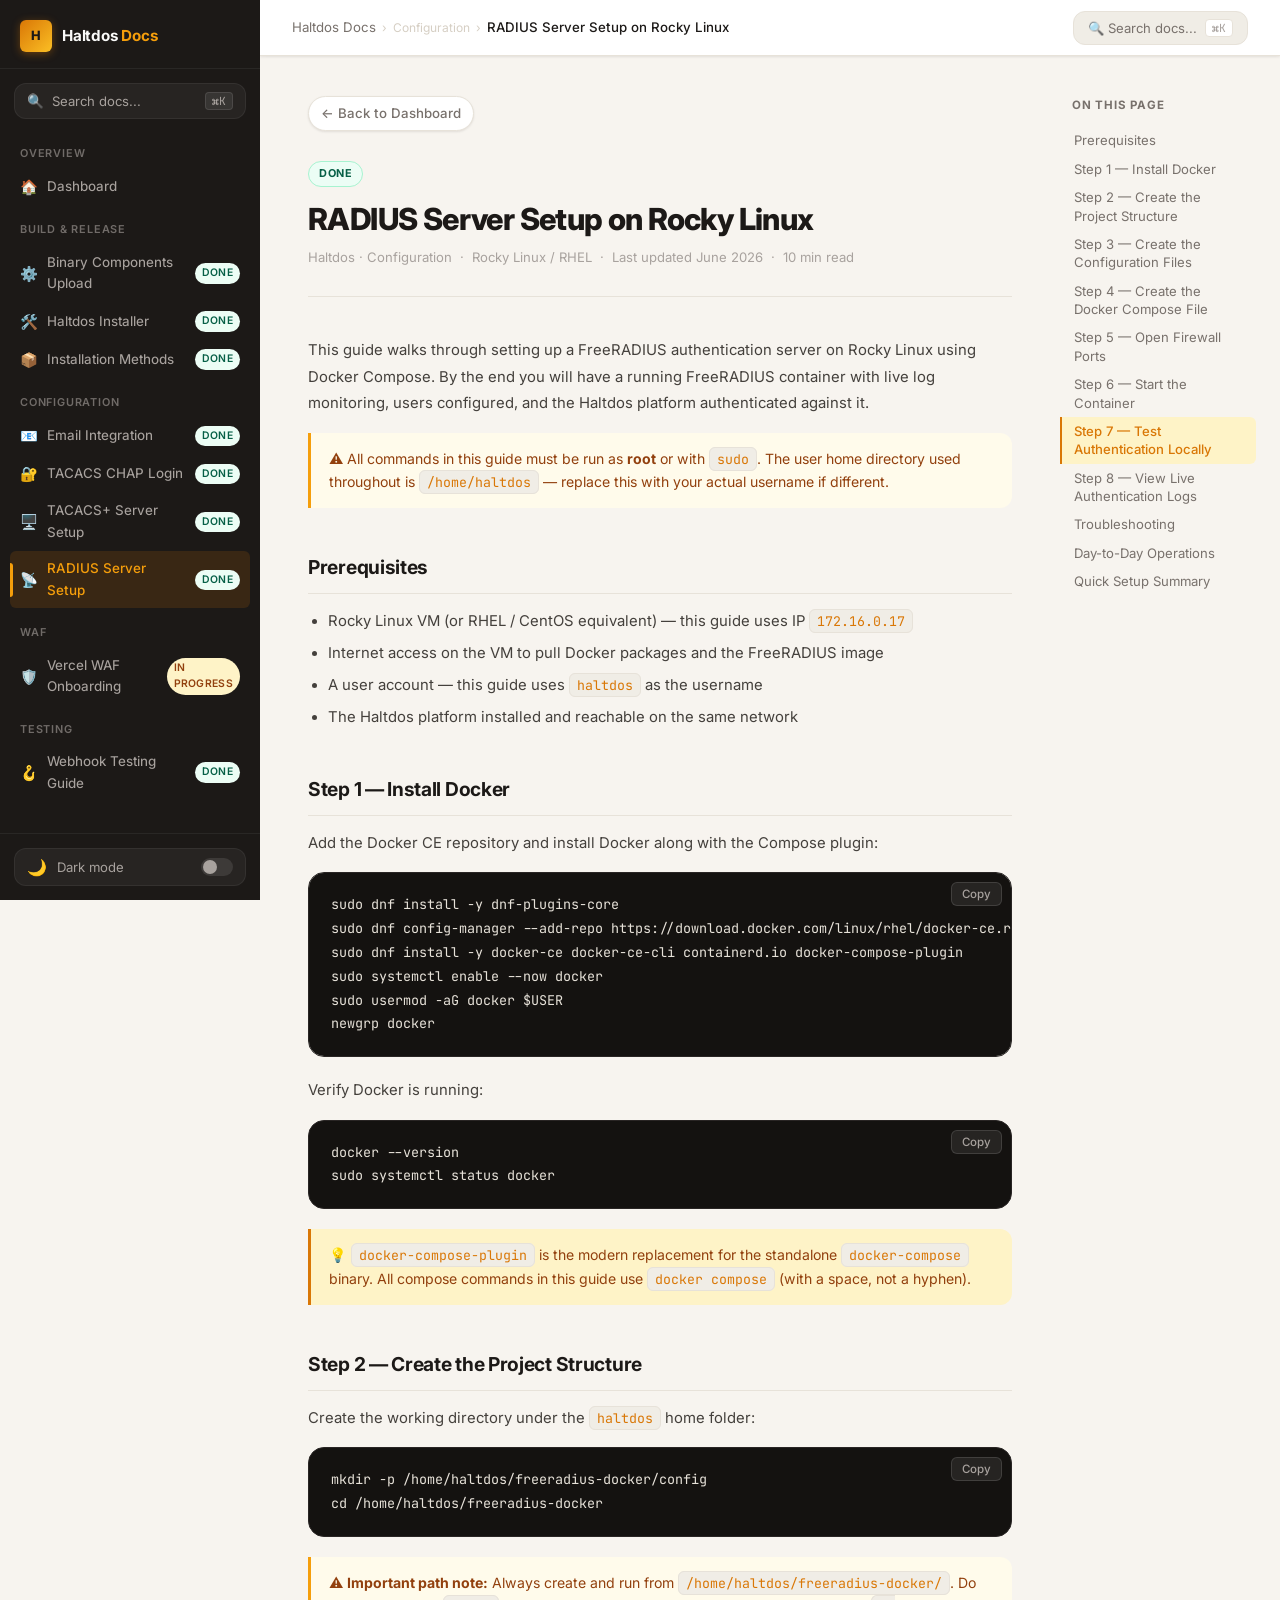
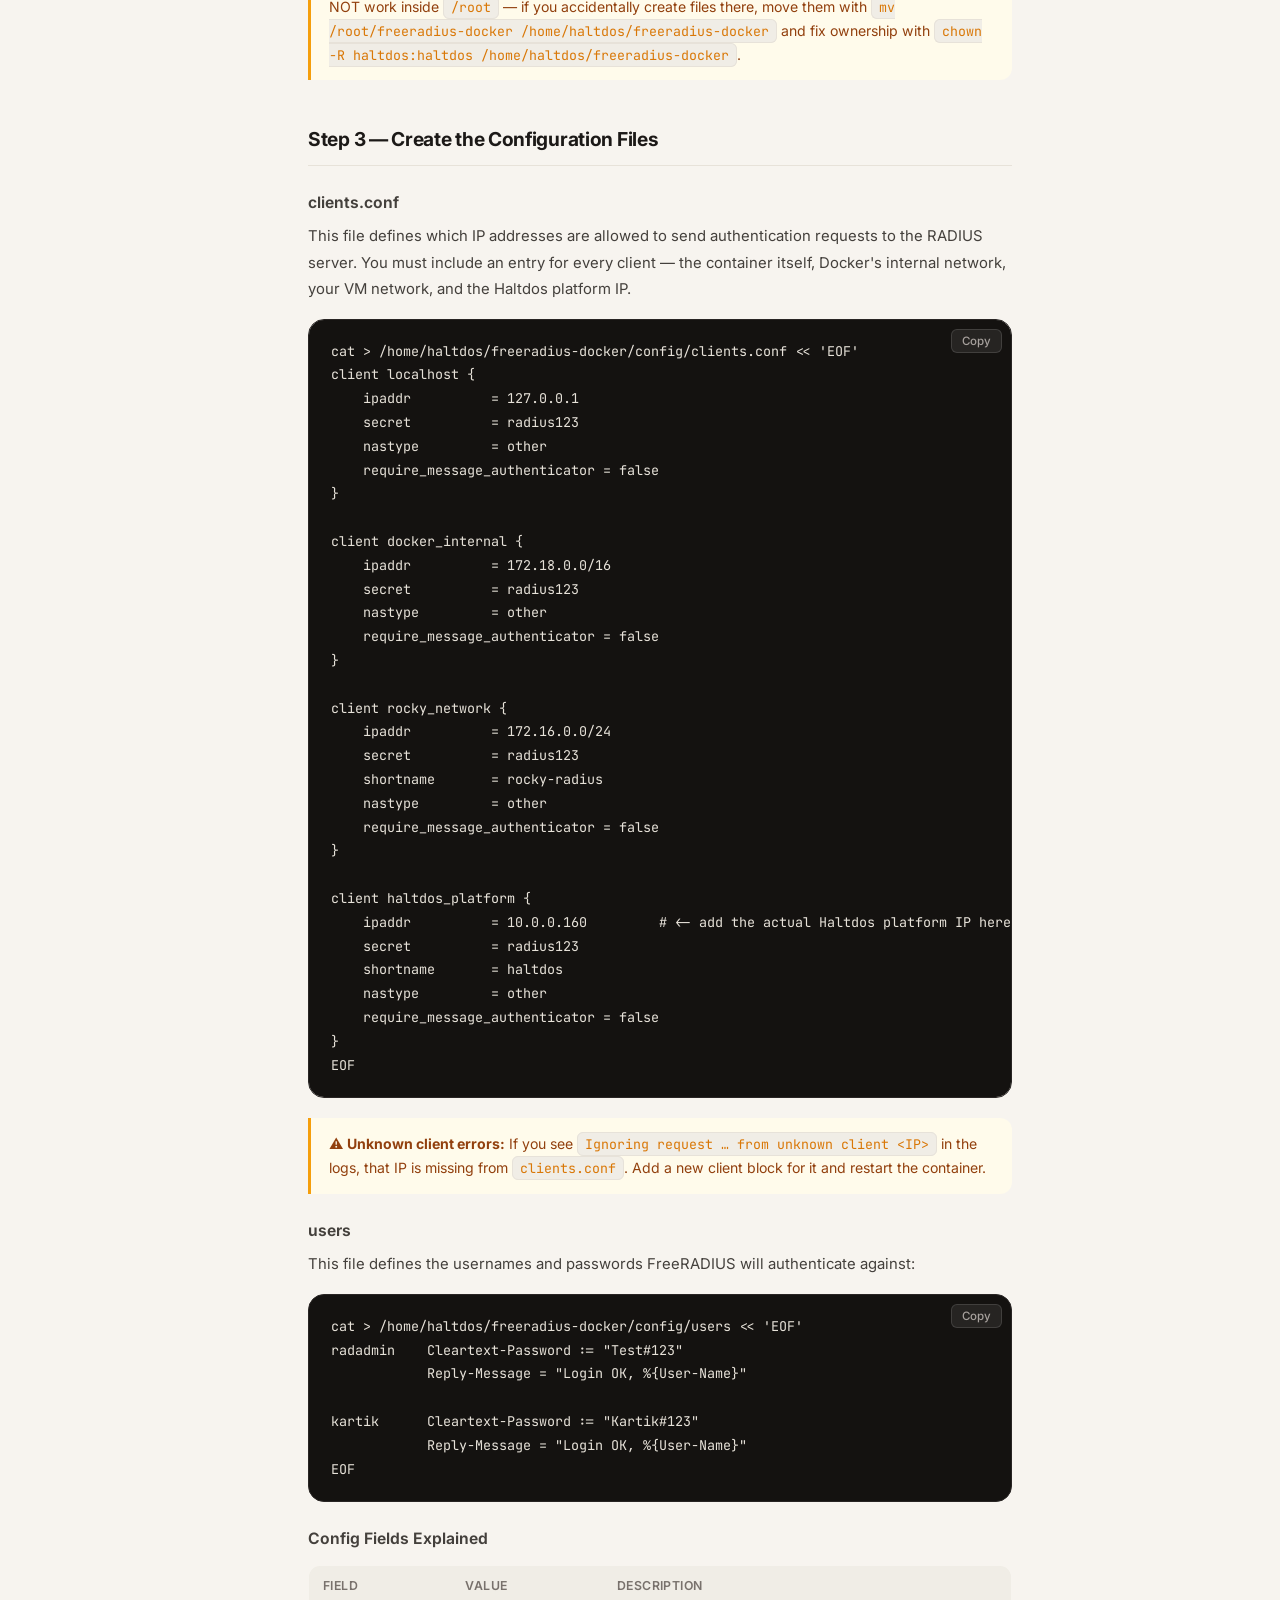
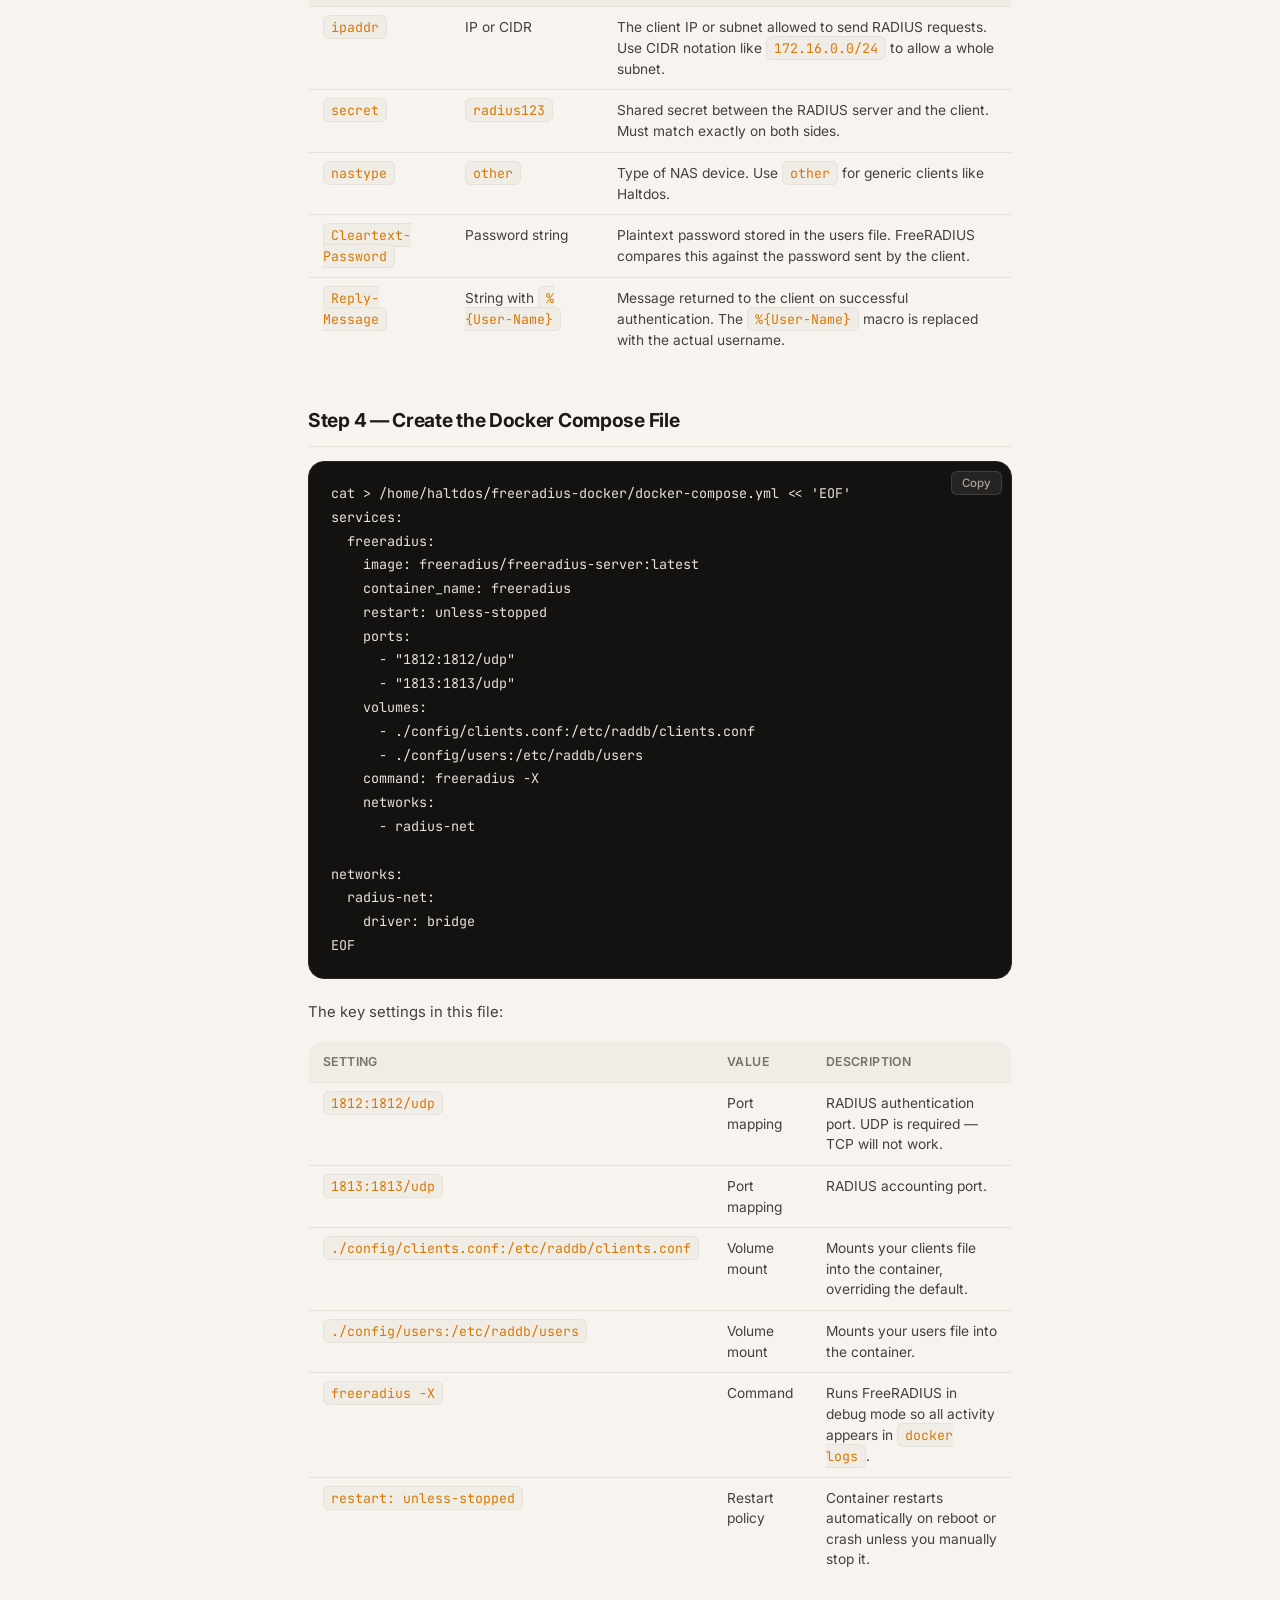
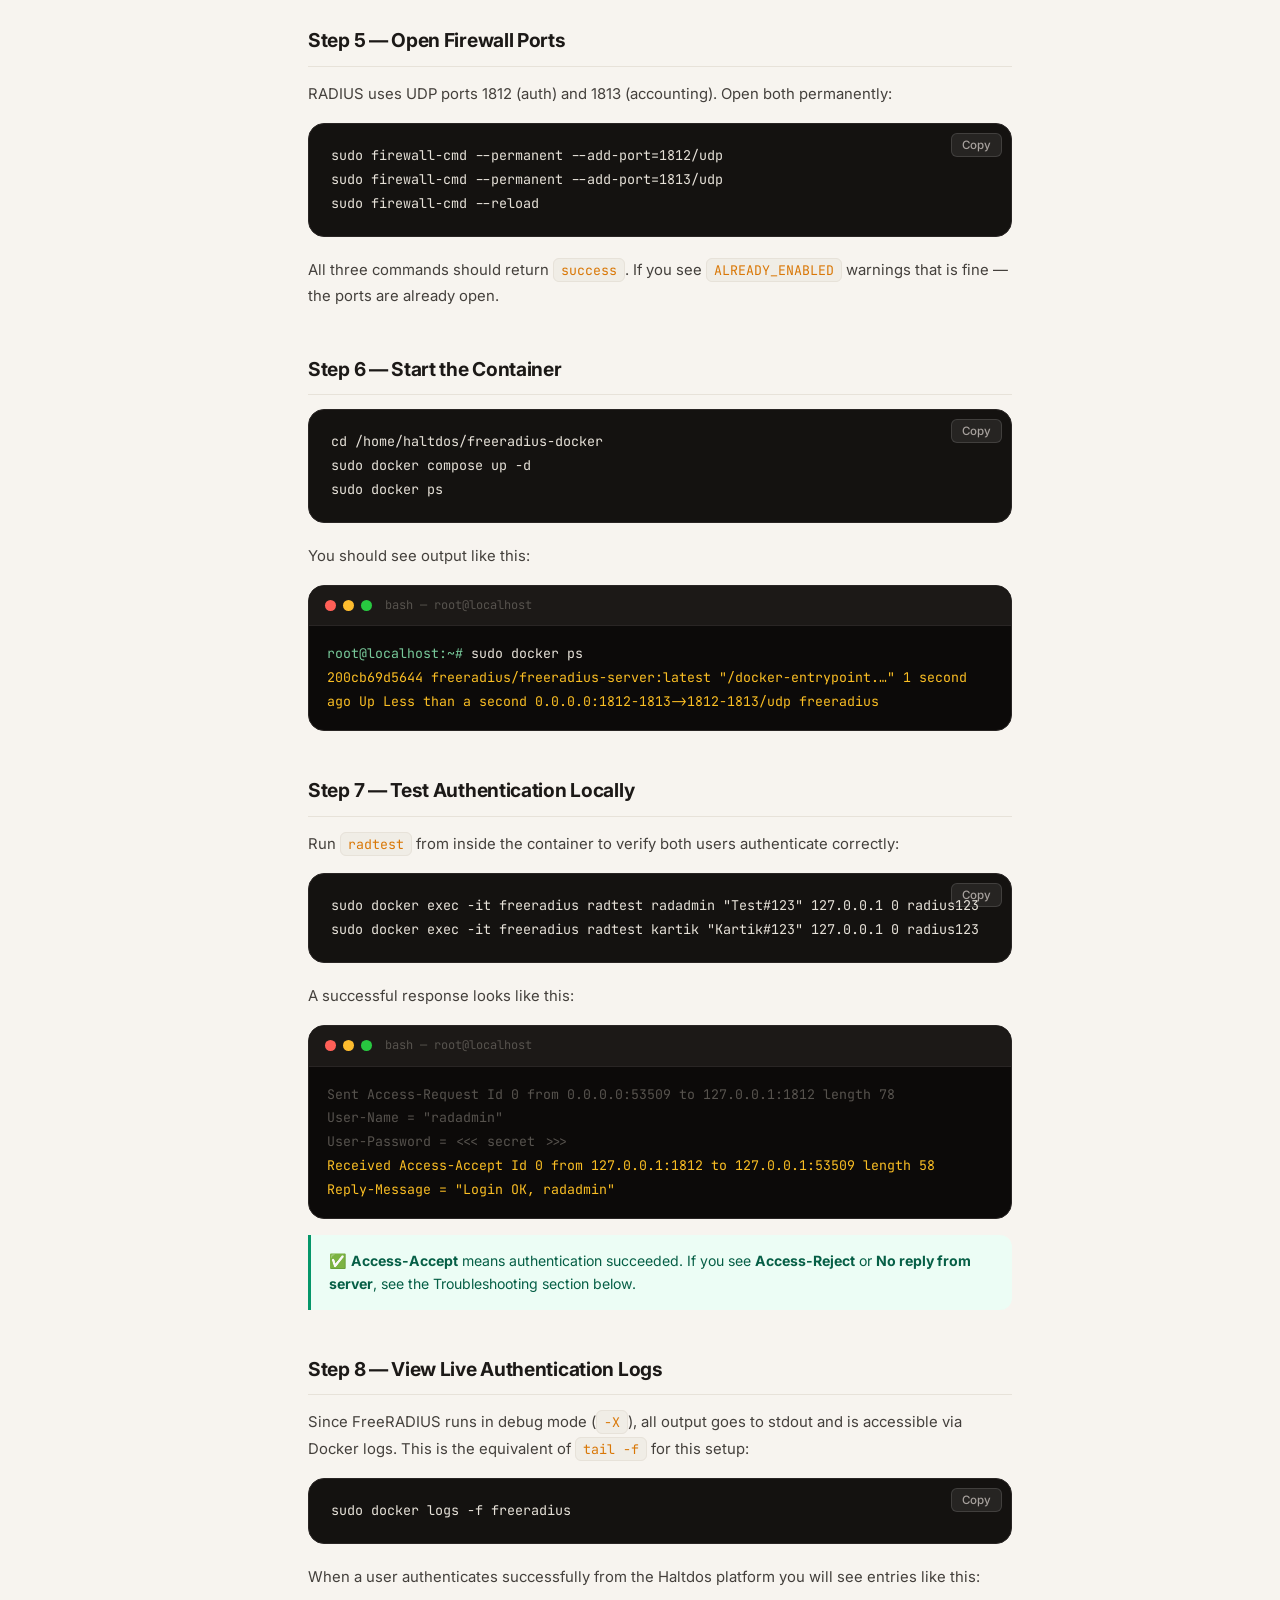
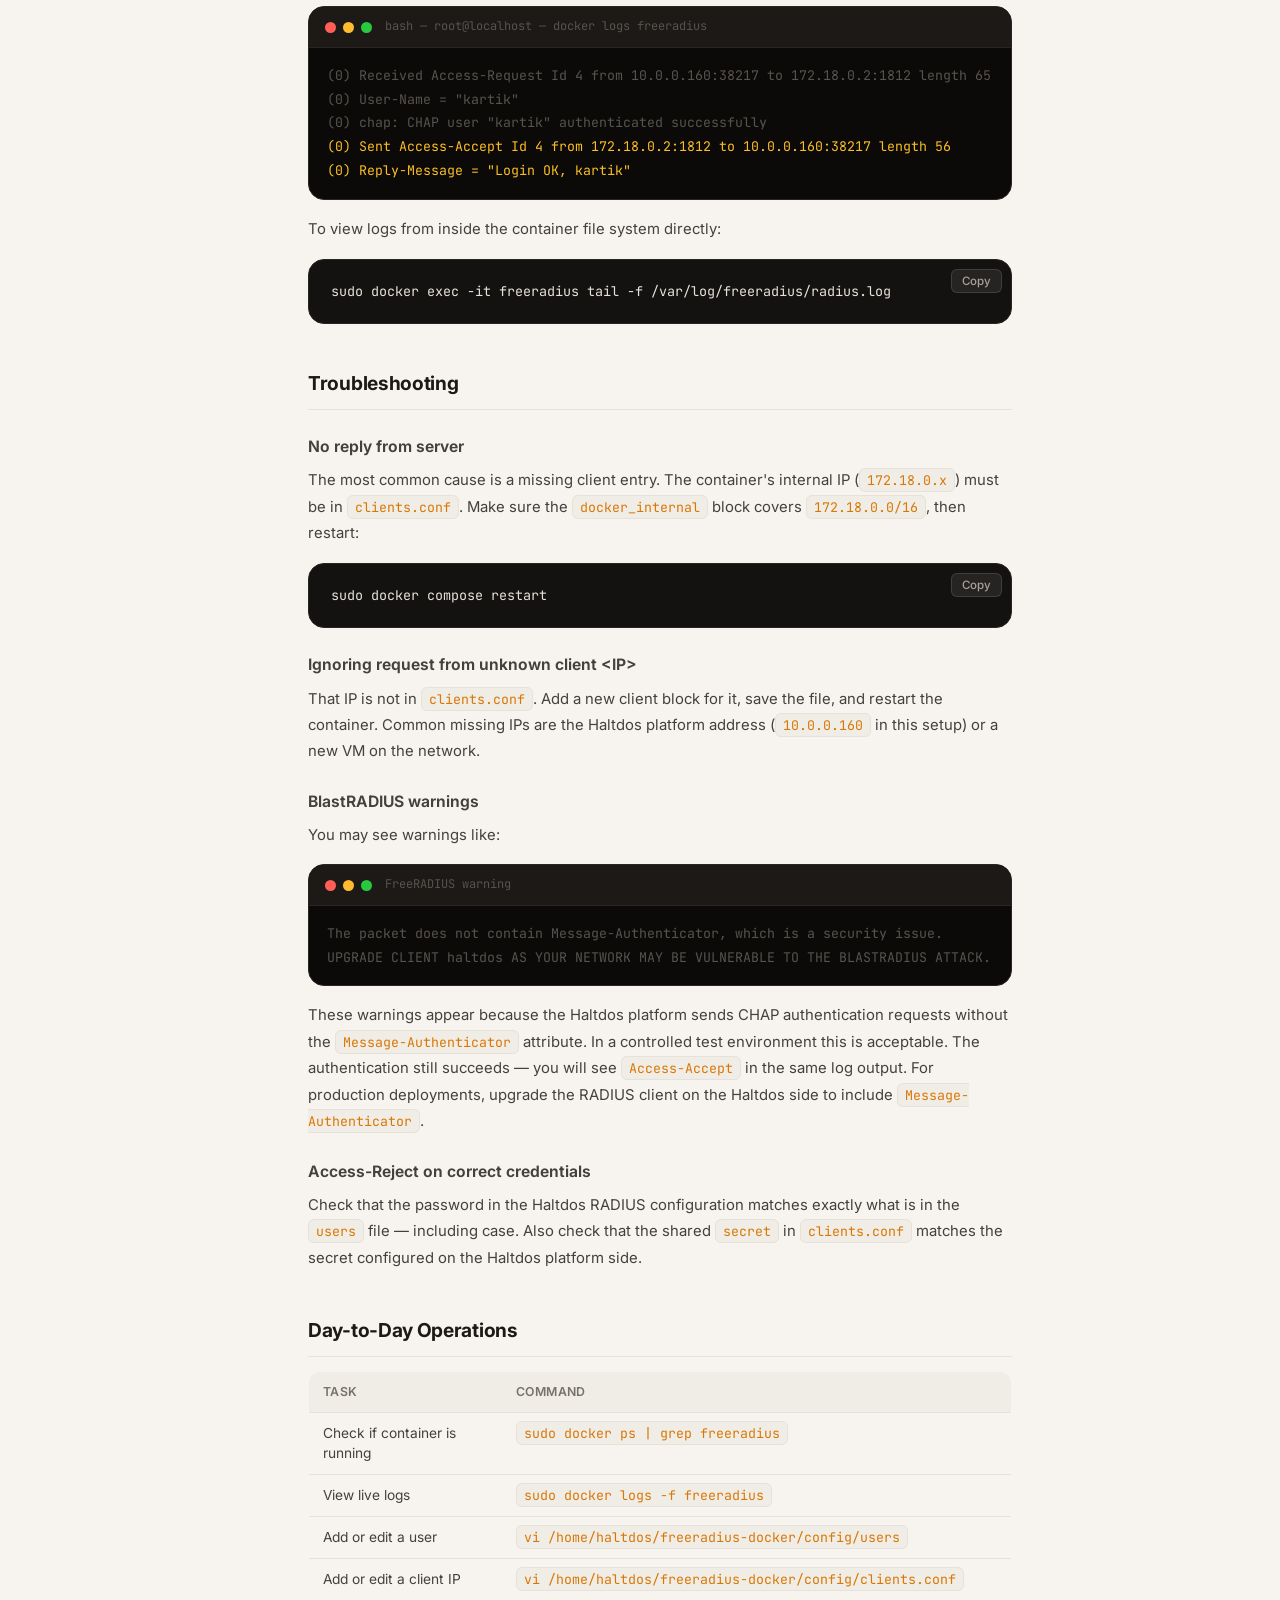
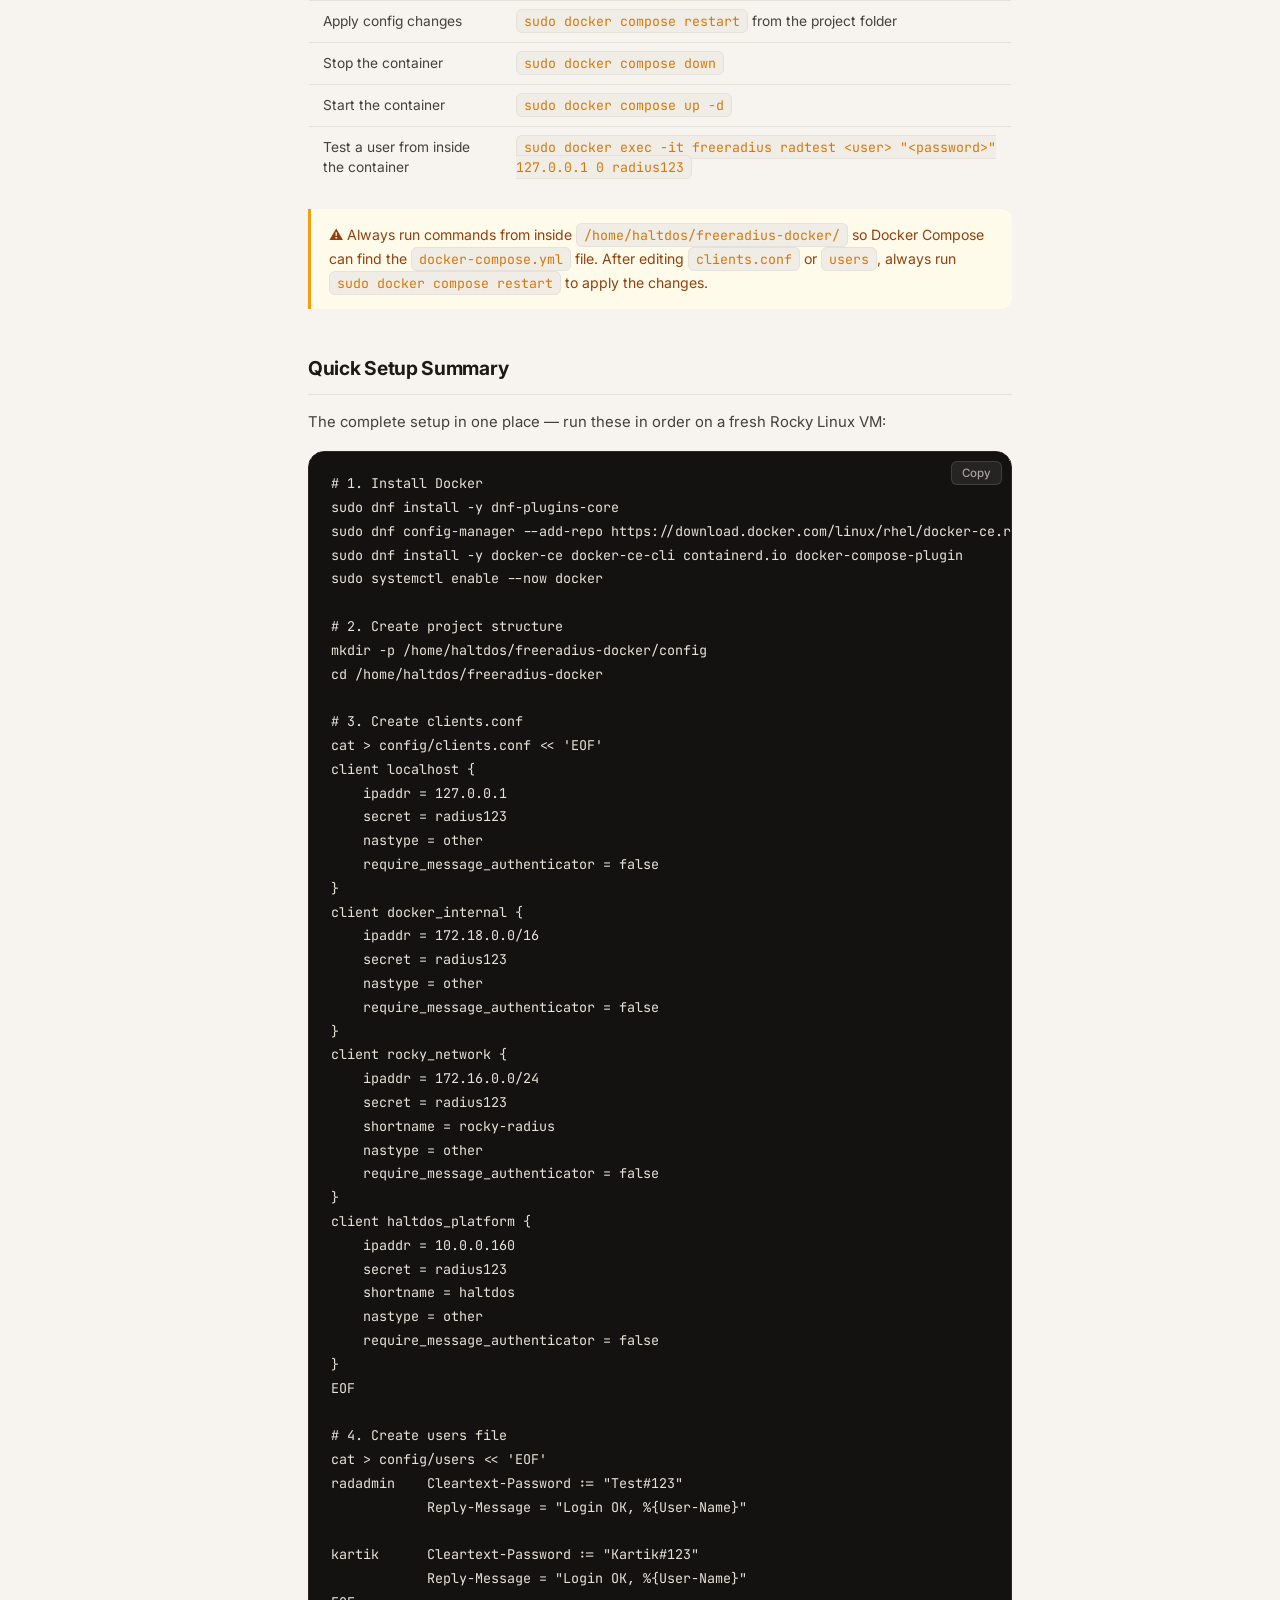
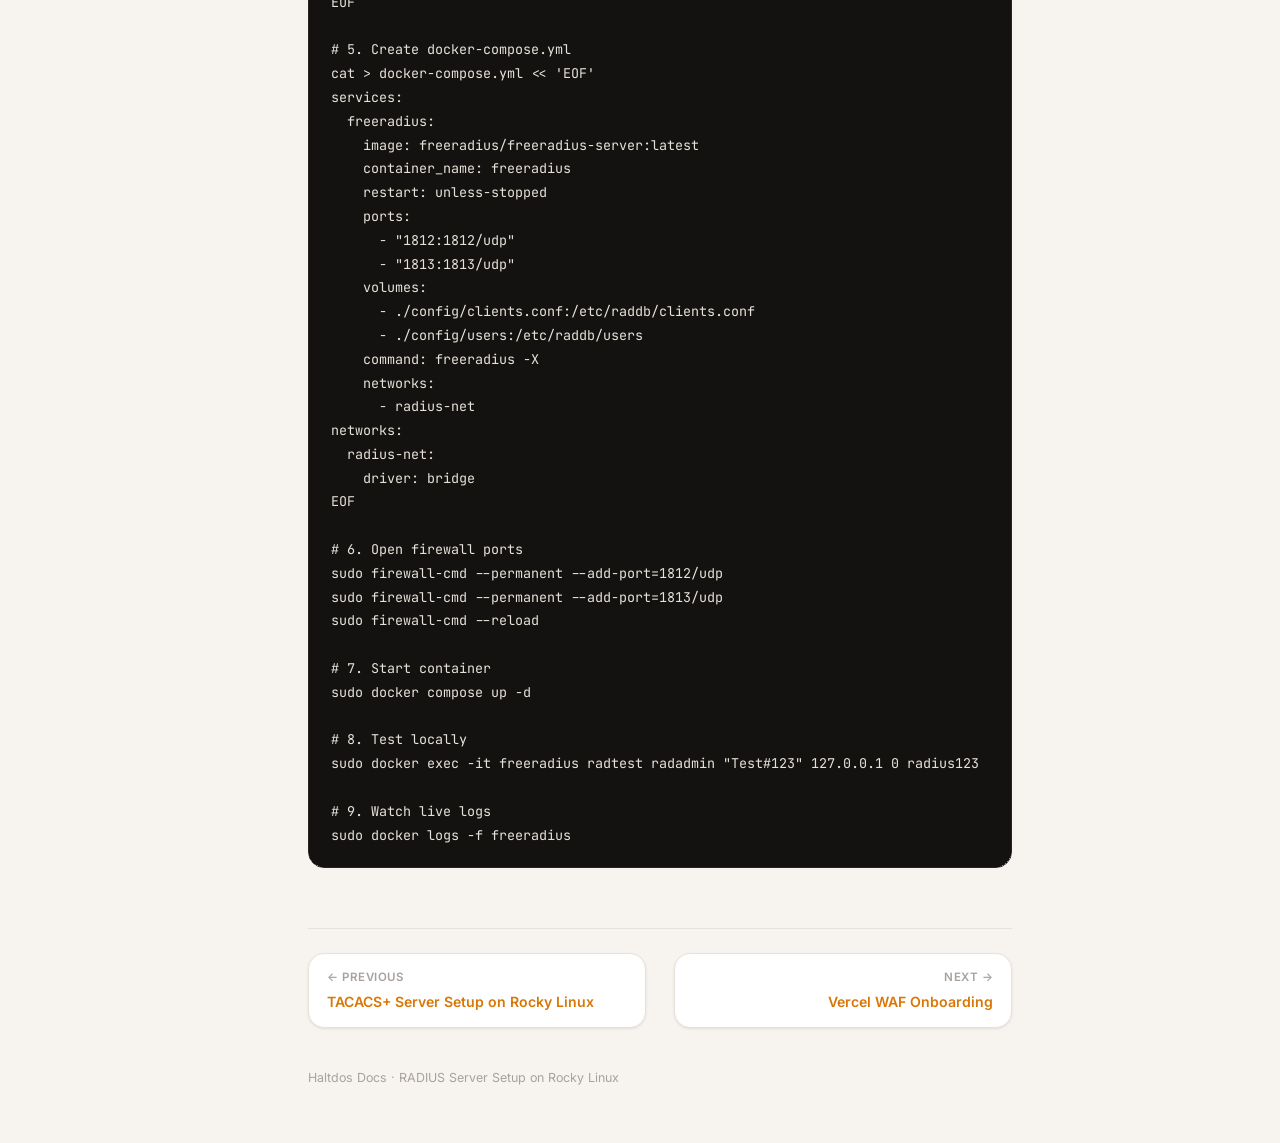
<file: docs/radius-server-setup-rocky.html>
<!DOCTYPE html>
<html lang="en" data-theme="light">

<head>
    <meta charset="UTF-8" />
    <meta name="viewport" content="width=device-width, initial-scale=1.0" />
    <title>RADIUS Server Setup on Rocky Linux · Haltdos Docs</title>
    <link rel="stylesheet" href="../style.css" />
</head>

<body>

    <div id="progress-bar"></div>

    <!-- Search Modal -->
    <div class="search-overlay" id="searchOverlay">
        <div class="search-modal">
            <div class="search-input-wrap">
                <span class="search-input-icon">🔍</span>
                <input type="text" class="search-input" id="searchInput" placeholder="Search documentation..."
                    autocomplete="off" />
                <span class="search-esc" id="searchClose">ESC</span>
            </div>
            <div class="search-results" id="searchResults"></div>
            <div class="search-footer">
                <span><kbd>↑</kbd> <kbd>↓</kbd> navigate</span>
                <span><kbd>↵</kbd> open</span>
                <span><kbd>ESC</kbd> close</span>
            </div>
        </div>
    </div>

    <!-- Sidebar -->
    <aside class="sidebar">
        <div class="sidebar-logo">
            <a href="../index.html">
                <div class="logo-mark">H</div>
                <div class="logo-text">Haltdos <span>Docs</span></div>
            </a>
        </div>
        <div class="sidebar-search">
            <button class="sidebar-search-btn" id="sidebarSearchBtn">
                <span class="search-icon">🔍</span>
                Search docs...
                <span class="sidebar-search-kbd">⌘K</span>
            </button>
        </div>
        <nav class="sidebar-nav">
            <div class="nav-section">
                <div class="nav-section-title">Overview</div>
                <a class="nav-item" href="../index.html"><span class="nav-item-icon">🏠</span>Dashboard</a>
            </div>
            <div class="nav-section">
                <div class="nav-section-title">Build & Release</div>
                <a class="nav-item" href="binary-components-upload.html"><span class="nav-item-icon">⚙️</span>Binary
                    Components Upload<span class="nav-item-tag done">Done</span></a>
                <a class="nav-item" href="haltdos-installer.html"><span class="nav-item-icon">🛠️</span>Haltdos
                    Installer<span class="nav-item-tag done">Done</span></a>
                <a class="nav-item" href="installer-methods.html"><span class="nav-item-icon">📦</span>Installation
                    Methods<span class="nav-item-tag done">Done</span></a>
            </div>
            <div class="nav-section">
                <div class="nav-section-title">Configuration</div>
                <a class="nav-item" href="email-integration.html"><span class="nav-item-icon">📧</span>Email
                    Integration<span class="nav-item-tag done">Done</span></a>
                <a class="nav-item" href="tacacs-chap-login.html"><span class="nav-item-icon">🔐</span>TACACS CHAP
                    Login<span class="nav-item-tag done">Done</span></a>
                <a class="nav-item" href="tacacs-server-setup-rocky.html"><span class="nav-item-icon">🖥️</span>TACACS+
                    Server Setup<span class="nav-item-tag done">Done</span></a>
                <a class="nav-item active" href="radius-server-setup-rocky.html"><span
                        class="nav-item-icon">📡</span>RADIUS Server Setup<span
                        class="nav-item-tag done">Done</span></a>
            </div>
            <div class="nav-section">
                <div class="nav-section-title">WAF</div>
                <a class="nav-item" href="vercel-waf-onboarding.html"><span class="nav-item-icon">🛡️</span>Vercel WAF
                    Onboarding<span class="nav-item-tag progress">In Progress</span></a>
            </div>
            <div class="nav-section">
                <div class="nav-section-title">Testing</div>
                <a class="nav-item" href="webhook-testing-guide.html"><span class="nav-item-icon">🪝</span>Webhook
                    Testing Guide<span class="nav-item-tag done">Done</span></a>
            </div>
        </nav>
        <div class="sidebar-footer">
            <button class="theme-toggle" id="themeToggle">
                <span class="theme-toggle-icon" id="themeIcon">🌙</span>
                <span class="theme-toggle-label" id="themeLabel">Dark mode</span>
                <div class="theme-toggle-pill"></div>
            </button>
        </div>
    </aside>

    <!-- Main -->
    <div class="main-wrapper">
        <header class="topbar">
            <div class="topbar-breadcrumb">
                <a href="../index.html">Haltdos Docs</a>
                <span class="sep">›</span>
                <span class="sep">Configuration</span>
                <span class="sep">›</span>
                <span class="current">RADIUS Server Setup on Rocky Linux</span>
            </div>
            <button class="topbar-search-btn" id="topbarSearchBtn">
                🔍 Search docs...
                <span class="topbar-search-kbd">⌘K</span>
            </button>
        </header>

        <div class="doc-layout">
            <main class="doc-content-wrap">

                <a class="back-btn" href="../index.html">← Back to Dashboard</a>

                <div class="doc-header">
                    <span class="tag done">Done</span>
                    <h1>RADIUS Server Setup on Rocky Linux</h1>
                    <div class="doc-meta">
                        Haltdos · Configuration &nbsp;·&nbsp; Rocky Linux / RHEL &nbsp;·&nbsp; Last updated June 2026
                        &nbsp;·&nbsp; 10 min read
                    </div>
                </div>

                <div class="doc-content" id="docContent">

                    <p>
                        This guide walks through setting up a FreeRADIUS authentication server on Rocky Linux
                        using Docker Compose. By the end you will have a running FreeRADIUS container with
                        live log monitoring, users configured, and the Haltdos platform authenticated against it.
                    </p>

                    <div class="callout warning">
                        <p>⚠️ All commands in this guide must be run as <strong>root</strong> or with <code>sudo</code>.
                            The user home directory used throughout is <code>/home/haltdos</code> — replace this with
                            your actual username if different.</p>
                    </div>

                    <!-- PREREQUISITES -->
                    <h2 id="prerequisites">Prerequisites</h2>

                    <ul>
                        <li>Rocky Linux VM (or RHEL / CentOS equivalent) — this guide uses IP <code>172.16.0.17</code>
                        </li>
                        <li>Internet access on the VM to pull Docker packages and the FreeRADIUS image</li>
                        <li>A user account — this guide uses <code>haltdos</code> as the username</li>
                        <li>The Haltdos platform installed and reachable on the same network</li>
                    </ul>

                    <!-- STEP 1 — DOCKER -->
                    <h2 id="install-docker">Step 1 — Install Docker</h2>

                    <p>Add the Docker CE repository and install Docker along with the Compose plugin:</p>

                    <div class="code-block-wrap">
                        <button class="copy-btn" onclick="copyCode(this)"><span>Copy</span></button>
                        <pre><code>sudo dnf install -y dnf-plugins-core
sudo dnf config-manager --add-repo https://download.docker.com/linux/rhel/docker-ce.repo
sudo dnf install -y docker-ce docker-ce-cli containerd.io docker-compose-plugin
sudo systemctl enable --now docker
sudo usermod -aG docker $USER
newgrp docker</code></pre>
                    </div>

                    <p>Verify Docker is running:</p>

                    <div class="code-block-wrap">
                        <button class="copy-btn" onclick="copyCode(this)"><span>Copy</span></button>
                        <pre><code>docker --version
sudo systemctl status docker</code></pre>
                    </div>

                    <div class="callout info">
                        <p>💡 <code>docker-compose-plugin</code> is the modern replacement for the standalone
                            <code>docker-compose</code> binary. All compose commands in this guide use
                            <code>docker compose</code> (with a space, not a hyphen).
                        </p>
                    </div>

                    <!-- STEP 2 — PROJECT STRUCTURE -->
                    <h2 id="project-structure">Step 2 — Create the Project Structure</h2>

                    <p>Create the working directory under the <code>haltdos</code> home folder:</p>

                    <div class="code-block-wrap">
                        <button class="copy-btn" onclick="copyCode(this)"><span>Copy</span></button>
                        <pre><code>mkdir -p /home/haltdos/freeradius-docker/config
cd /home/haltdos/freeradius-docker</code></pre>
                    </div>

                    <div class="callout warning">
                        <p>⚠️ <strong>Important path note:</strong> Always create and run from
                            <code>/home/haltdos/freeradius-docker/</code>. Do NOT work inside <code>/root</code> —
                            if you accidentally create files there, move them with
                            <code>mv /root/freeradius-docker /home/haltdos/freeradius-docker</code> and fix ownership
                            with <code>chown -R haltdos:haltdos /home/haltdos/freeradius-docker</code>.
                        </p>
                    </div>

                    <!-- STEP 3 — CONFIG FILES -->
                    <h2 id="create-config">Step 3 — Create the Configuration Files</h2>

                    <h3>clients.conf</h3>
                    <p>This file defines which IP addresses are allowed to send authentication requests to the RADIUS
                        server. You must include an entry for every client — the container itself, Docker's internal
                        network, your VM network, and the Haltdos platform IP.</p>

                    <div class="code-block-wrap">
                        <button class="copy-btn" onclick="copyCode(this)"><span>Copy</span></button>
                        <pre><code>cat > /home/haltdos/freeradius-docker/config/clients.conf << 'EOF'
client localhost {
    ipaddr          = 127.0.0.1
    secret          = radius123
    nastype         = other
    require_message_authenticator = false
}

client docker_internal {
    ipaddr          = 172.18.0.0/16
    secret          = radius123
    nastype         = other
    require_message_authenticator = false
}

client rocky_network {
    ipaddr          = 172.16.0.0/24
    secret          = radius123
    shortname       = rocky-radius
    nastype         = other
    require_message_authenticator = false
}

client haltdos_platform {
    ipaddr          = 10.0.0.160         # <- add the actual Haltdos platform IP here
    secret          = radius123
    shortname       = haltdos
    nastype         = other
    require_message_authenticator = false
}
EOF</code></pre>
                    </div>

                    <div class="callout warning">
                        <p>⚠️ <strong>Unknown client errors:</strong> If you see
                            <code>Ignoring request … from unknown client &lt;IP&gt;</code> in the logs, that IP is
                            missing from <code>clients.conf</code>. Add a new client block for it and restart the
                            container.
                        </p>
                    </div>

                    <h3>users</h3>
                    <p>This file defines the usernames and passwords FreeRADIUS will authenticate against:</p>

                    <div class="code-block-wrap">
                        <button class="copy-btn" onclick="copyCode(this)"><span>Copy</span></button>
                        <pre><code>cat > /home/haltdos/freeradius-docker/config/users << 'EOF'
radadmin    Cleartext-Password := "Test#123"
            Reply-Message = "Login OK, %{User-Name}"

kartik      Cleartext-Password := "Kartik#123"
            Reply-Message = "Login OK, %{User-Name}"
EOF</code></pre>
                    </div>

                    <h3>Config Fields Explained</h3>

                    <table class="config-table">
                        <thead>
                            <tr>
                                <th>Field</th>
                                <th>Value</th>
                                <th>Description</th>
                            </tr>
                        </thead>
                        <tbody>
                            <tr>
                                <td><code>ipaddr</code></td>
                                <td>IP or CIDR</td>
                                <td>The client IP or subnet allowed to send RADIUS requests. Use CIDR notation like
                                    <code>172.16.0.0/24</code> to allow a whole subnet.
                                </td>
                            </tr>
                            <tr>
                                <td><code>secret</code></td>
                                <td><code>radius123</code></td>
                                <td>Shared secret between the RADIUS server and the client. Must match exactly on both
                                    sides.</td>
                            </tr>
                            <tr>
                                <td><code>nastype</code></td>
                                <td><code>other</code></td>
                                <td>Type of NAS device. Use <code>other</code> for generic clients like Haltdos.</td>
                            </tr>
                            <tr>
                                <td><code>Cleartext-Password</code></td>
                                <td>Password string</td>
                                <td>Plaintext password stored in the users file. FreeRADIUS compares this against the
                                    password sent by the client.</td>
                            </tr>
                            <tr>
                                <td><code>Reply-Message</code></td>
                                <td>String with <code>%{User-Name}</code></td>
                                <td>Message returned to the client on successful authentication. The
                                    <code>%{User-Name}</code> macro is replaced with the actual username.
                                </td>
                            </tr>
                        </tbody>
                    </table>

                    <!-- STEP 4 — COMPOSE FILE -->
                    <h2 id="docker-compose">Step 4 — Create the Docker Compose File</h2>

                    <div class="code-block-wrap">
                        <button class="copy-btn" onclick="copyCode(this)"><span>Copy</span></button>
                        <pre><code>cat > /home/haltdos/freeradius-docker/docker-compose.yml << 'EOF'
services:
  freeradius:
    image: freeradius/freeradius-server:latest
    container_name: freeradius
    restart: unless-stopped
    ports:
      - "1812:1812/udp"
      - "1813:1813/udp"
    volumes:
      - ./config/clients.conf:/etc/raddb/clients.conf
      - ./config/users:/etc/raddb/users
    command: freeradius -X
    networks:
      - radius-net

networks:
  radius-net:
    driver: bridge
EOF</code></pre>
                    </div>

                    <p>The key settings in this file:</p>

                    <table class="config-table">
                        <thead>
                            <tr>
                                <th>Setting</th>
                                <th>Value</th>
                                <th>Description</th>
                            </tr>
                        </thead>
                        <tbody>
                            <tr>
                                <td><code>1812:1812/udp</code></td>
                                <td>Port mapping</td>
                                <td>RADIUS authentication port. UDP is required — TCP will not work.</td>
                            </tr>
                            <tr>
                                <td><code>1813:1813/udp</code></td>
                                <td>Port mapping</td>
                                <td>RADIUS accounting port.</td>
                            </tr>
                            <tr>
                                <td><code>./config/clients.conf:/etc/raddb/clients.conf</code></td>
                                <td>Volume mount</td>
                                <td>Mounts your clients file into the container, overriding the default.</td>
                            </tr>
                            <tr>
                                <td><code>./config/users:/etc/raddb/users</code></td>
                                <td>Volume mount</td>
                                <td>Mounts your users file into the container.</td>
                            </tr>
                            <tr>
                                <td><code>freeradius -X</code></td>
                                <td>Command</td>
                                <td>Runs FreeRADIUS in debug mode so all activity appears in <code>docker logs</code>.
                                </td>
                            </tr>
                            <tr>
                                <td><code>restart: unless-stopped</code></td>
                                <td>Restart policy</td>
                                <td>Container restarts automatically on reboot or crash unless you manually stop it.
                                </td>
                            </tr>
                        </tbody>
                    </table>

                    <!-- STEP 5 — FIREWALL -->
                    <h2 id="firewall">Step 5 — Open Firewall Ports</h2>

                    <p>RADIUS uses UDP ports 1812 (auth) and 1813 (accounting). Open both permanently:</p>

                    <div class="code-block-wrap">
                        <button class="copy-btn" onclick="copyCode(this)"><span>Copy</span></button>
                        <pre><code>sudo firewall-cmd --permanent --add-port=1812/udp
sudo firewall-cmd --permanent --add-port=1813/udp
sudo firewall-cmd --reload</code></pre>
                    </div>

                    <p>All three commands should return <code>success</code>. If you see
                        <code>ALREADY_ENABLED</code> warnings that is fine — the ports are already open.
                    </p>

                    <!-- STEP 6 — START -->
                    <h2 id="start-container">Step 6 — Start the Container</h2>

                    <div class="code-block-wrap">
                        <button class="copy-btn" onclick="copyCode(this)"><span>Copy</span></button>
                        <pre><code>cd /home/haltdos/freeradius-docker
sudo docker compose up -d
sudo docker ps</code></pre>
                    </div>

                    <p>You should see output like this:</p>

                    <div class="terminal">
                        <div class="terminal-bar">
                            <div class="terminal-dot red"></div>
                            <div class="terminal-dot amber"></div>
                            <div class="terminal-dot green"></div>
                            <span class="terminal-title">bash — root@localhost</span>
                        </div>
                        <div class="terminal-body">
                            <span class="t-line"><span class="t-prompt">root@localhost:~#</span> <span
                                    class="t-cmd">sudo docker ps</span></span>
                            <span class="t-line"><span class="t-highlight">200cb69d5644
                                    freeradius/freeradius-server:latest "/docker-entrypoint.…" 1 second ago Up Less than
                                    a second 0.0.0.0:1812-1813->1812-1813/udp freeradius</span></span>
                        </div>
                    </div>

                    <!-- STEP 7 — TEST LOCALLY -->
                    <h2 id="test-local">Step 7 — Test Authentication Locally</h2>

                    <p>Run <code>radtest</code> from inside the container to verify both users authenticate
                        correctly:</p>

                    <div class="code-block-wrap">
                        <button class="copy-btn" onclick="copyCode(this)"><span>Copy</span></button>
                        <pre><code>sudo docker exec -it freeradius radtest radadmin "Test#123" 127.0.0.1 0 radius123
sudo docker exec -it freeradius radtest kartik "Kartik#123" 127.0.0.1 0 radius123</code></pre>
                    </div>

                    <p>A successful response looks like this:</p>

                    <div class="terminal">
                        <div class="terminal-bar">
                            <div class="terminal-dot red"></div>
                            <div class="terminal-dot amber"></div>
                            <div class="terminal-dot green"></div>
                            <span class="terminal-title">bash — root@localhost</span>
                        </div>
                        <div class="terminal-body">
                            <span class="t-line"><span class="t-output">Sent Access-Request Id 0 from 0.0.0.0:53509 to
                                    127.0.0.1:1812 length 78</span></span>
                            <span class="t-line"><span class="t-output"> User-Name = "radadmin"</span></span>
                            <span class="t-line"><span class="t-output"> User-Password = &lt;&lt;&lt; secret
                                    &gt;&gt;&gt;</span></span>
                            <span class="t-line"><span class="t-highlight">Received Access-Accept Id 0 from
                                    127.0.0.1:1812 to 127.0.0.1:53509 length 58</span></span>
                            <span class="t-line"><span class="t-highlight"> Reply-Message = "Login OK,
                                    radadmin"</span></span>
                        </div>
                    </div>

                    <div class="callout success">
                        <p>✅ <strong>Access-Accept</strong> means authentication succeeded. If you see
                            <strong>Access-Reject</strong> or <strong>No reply from server</strong>, see the
                            Troubleshooting section below.
                        </p>
                    </div>

                    <!-- STEP 8 — VIEW LOGS -->
                    <h2 id="view-logs">Step 8 — View Live Authentication Logs</h2>

                    <p>Since FreeRADIUS runs in debug mode (<code>-X</code>), all output goes to stdout and is
                        accessible via Docker logs. This is the equivalent of <code>tail -f</code> for this setup:</p>

                    <div class="code-block-wrap">
                        <button class="copy-btn" onclick="copyCode(this)"><span>Copy</span></button>
                        <pre><code>sudo docker logs -f freeradius</code></pre>
                    </div>

                    <p>When a user authenticates successfully from the Haltdos platform you will see entries like
                        this:</p>

                    <div class="terminal">
                        <div class="terminal-bar">
                            <div class="terminal-dot red"></div>
                            <div class="terminal-dot amber"></div>
                            <div class="terminal-dot green"></div>
                            <span class="terminal-title">bash — root@localhost — docker logs freeradius</span>
                        </div>
                        <div class="terminal-body">
                            <span class="t-line"><span class="t-output">(0) Received Access-Request Id 4 from
                                    10.0.0.160:38217 to 172.18.0.2:1812 length 65</span></span>
                            <span class="t-line"><span class="t-output">(0) User-Name = "kartik"</span></span>
                            <span class="t-line"><span class="t-output">(0) chap: CHAP user "kartik" authenticated
                                    successfully</span></span>
                            <span class="t-line"><span class="t-highlight">(0) Sent Access-Accept Id 4 from
                                    172.18.0.2:1812 to 10.0.0.160:38217 length 56</span></span>
                            <span class="t-line"><span class="t-highlight">(0) Reply-Message = "Login OK,
                                    kartik"</span></span>
                        </div>
                    </div>

                    <p>To view logs from inside the container file system directly:</p>

                    <div class="code-block-wrap">
                        <button class="copy-btn" onclick="copyCode(this)"><span>Copy</span></button>
                        <pre><code>sudo docker exec -it freeradius tail -f /var/log/freeradius/radius.log</code></pre>
                    </div>

                    <!-- TROUBLESHOOTING -->
                    <h2 id="troubleshooting">Troubleshooting</h2>

                    <h3>No reply from server</h3>
                    <p>The most common cause is a missing client entry. The container's internal IP
                        (<code>172.18.0.x</code>) must be in <code>clients.conf</code>. Make sure the
                        <code>docker_internal</code> block covers <code>172.18.0.0/16</code>, then restart:
                    </p>
                    <div class="code-block-wrap">
                        <button class="copy-btn" onclick="copyCode(this)"><span>Copy</span></button>
                        <pre><code>sudo docker compose restart</code></pre>
                    </div>

                    <h3>Ignoring request from unknown client &lt;IP&gt;</h3>
                    <p>That IP is not in <code>clients.conf</code>. Add a new client block for it, save the file,
                        and restart the container. Common missing IPs are the Haltdos platform address
                        (<code>10.0.0.160</code> in this setup) or a new VM on the network.</p>

                    <h3>BlastRADIUS warnings</h3>
                    <p>You may see warnings like:</p>
                    <div class="terminal">
                        <div class="terminal-bar">
                            <div class="terminal-dot red"></div>
                            <div class="terminal-dot amber"></div>
                            <div class="terminal-dot green"></div>
                            <span class="terminal-title">FreeRADIUS warning</span>
                        </div>
                        <div class="terminal-body">
                            <span class="t-line"><span class="t-output">The packet does not contain
                                    Message-Authenticator, which is a security issue.</span></span>
                            <span class="t-line"><span class="t-output">UPGRADE CLIENT haltdos AS YOUR NETWORK MAY BE
                                    VULNERABLE TO THE BLASTRADIUS ATTACK.</span></span>
                        </div>
                    </div>
                    <p>These warnings appear because the Haltdos platform sends CHAP authentication requests without
                        the <code>Message-Authenticator</code> attribute. In a controlled test environment this is
                        acceptable. The authentication still succeeds — you will see <code>Access-Accept</code>
                        in the same log output. For production deployments, upgrade the RADIUS client on the Haltdos
                        side to include <code>Message-Authenticator</code>.</p>

                    <h3>Access-Reject on correct credentials</h3>
                    <p>Check that the password in the Haltdos RADIUS configuration matches exactly what is in the
                        <code>users</code> file — including case. Also check that the shared <code>secret</code> in
                        <code>clients.conf</code> matches the secret configured on the Haltdos platform side.
                    </p>

                    <!-- DAY-TO-DAY -->
                    <h2 id="day-to-day">Day-to-Day Operations</h2>

                    <table class="config-table">
                        <thead>
                            <tr>
                                <th>Task</th>
                                <th>Command</th>
                            </tr>
                        </thead>
                        <tbody>
                            <tr>
                                <td>Check if container is running</td>
                                <td><code>sudo docker ps | grep freeradius</code></td>
                            </tr>
                            <tr>
                                <td>View live logs</td>
                                <td><code>sudo docker logs -f freeradius</code></td>
                            </tr>
                            <tr>
                                <td>Add or edit a user</td>
                                <td><code>vi /home/haltdos/freeradius-docker/config/users</code></td>
                            </tr>
                            <tr>
                                <td>Add or edit a client IP</td>
                                <td><code>vi /home/haltdos/freeradius-docker/config/clients.conf</code></td>
                            </tr>
                            <tr>
                                <td>Apply config changes</td>
                                <td><code>sudo docker compose restart</code> from the project folder</td>
                            </tr>
                            <tr>
                                <td>Stop the container</td>
                                <td><code>sudo docker compose down</code></td>
                            </tr>
                            <tr>
                                <td>Start the container</td>
                                <td><code>sudo docker compose up -d</code></td>
                            </tr>
                            <tr>
                                <td>Test a user from inside the container</td>
                                <td><code>sudo docker exec -it freeradius radtest &lt;user&gt; "&lt;password&gt;" 127.0.0.1 0 radius123</code>
                                </td>
                            </tr>
                        </tbody>
                    </table>

                    <div class="callout warning">
                        <p>⚠️ Always run commands from inside <code>/home/haltdos/freeradius-docker/</code> so Docker
                            Compose can find the <code>docker-compose.yml</code> file. After editing
                            <code>clients.conf</code> or <code>users</code>, always run
                            <code>sudo docker compose restart</code> to apply the changes.
                        </p>
                    </div>

                    <!-- QUICK SUMMARY -->
                    <h2 id="summary">Quick Setup Summary</h2>

                    <p>The complete setup in one place — run these in order on a fresh Rocky Linux VM:</p>

                    <div class="code-block-wrap">
                        <button class="copy-btn" onclick="copyCode(this)"><span>Copy</span></button>
                        <pre><code># 1. Install Docker
sudo dnf install -y dnf-plugins-core
sudo dnf config-manager --add-repo https://download.docker.com/linux/rhel/docker-ce.repo
sudo dnf install -y docker-ce docker-ce-cli containerd.io docker-compose-plugin
sudo systemctl enable --now docker

# 2. Create project structure
mkdir -p /home/haltdos/freeradius-docker/config
cd /home/haltdos/freeradius-docker

# 3. Create clients.conf
cat > config/clients.conf << 'EOF'
client localhost {
    ipaddr = 127.0.0.1
    secret = radius123
    nastype = other
    require_message_authenticator = false
}
client docker_internal {
    ipaddr = 172.18.0.0/16
    secret = radius123
    nastype = other
    require_message_authenticator = false
}
client rocky_network {
    ipaddr = 172.16.0.0/24
    secret = radius123
    shortname = rocky-radius
    nastype = other
    require_message_authenticator = false
}
client haltdos_platform {
    ipaddr = 10.0.0.160
    secret = radius123
    shortname = haltdos
    nastype = other
    require_message_authenticator = false
}
EOF

# 4. Create users file
cat > config/users << 'EOF'
radadmin    Cleartext-Password := "Test#123"
            Reply-Message = "Login OK, %{User-Name}"

kartik      Cleartext-Password := "Kartik#123"
            Reply-Message = "Login OK, %{User-Name}"
EOF

# 5. Create docker-compose.yml
cat > docker-compose.yml << 'EOF'
services:
  freeradius:
    image: freeradius/freeradius-server:latest
    container_name: freeradius
    restart: unless-stopped
    ports:
      - "1812:1812/udp"
      - "1813:1813/udp"
    volumes:
      - ./config/clients.conf:/etc/raddb/clients.conf
      - ./config/users:/etc/raddb/users
    command: freeradius -X
    networks:
      - radius-net
networks:
  radius-net:
    driver: bridge
EOF

# 6. Open firewall ports
sudo firewall-cmd --permanent --add-port=1812/udp
sudo firewall-cmd --permanent --add-port=1813/udp
sudo firewall-cmd --reload

# 7. Start container
sudo docker compose up -d

# 8. Test locally
sudo docker exec -it freeradius radtest radadmin "Test#123" 127.0.0.1 0 radius123

# 9. Watch live logs
sudo docker logs -f freeradius</code></pre>
                    </div>

                </div>

                <div class="doc-nav-footer">
                    <a class="doc-nav-btn prev" href="tacacs-server-setup-rocky.html">
                        <span class="doc-nav-label">← Previous</span>
                        <span class="doc-nav-title">TACACS+ Server Setup on Rocky Linux</span>
                    </a>
                    <a class="doc-nav-btn next" href="vercel-waf-onboarding.html">
                        <span class="doc-nav-label">Next →</span>
                        <span class="doc-nav-title">Vercel WAF Onboarding</span>
                    </a>
                </div>

                <div class="doc-footer-bar">Haltdos Docs · RADIUS Server Setup on Rocky Linux</div>

            </main>

            <aside class="doc-toc" id="docToc">
                <div class="doc-toc-title">On this page</div>
            </aside>
        </div>
    </div>

    <script>
        (() => {
            const DOCS = [
                { title: 'Binary Components Upload', icon: '⚙️', status: 'done', desc: 'ADC build and release guide for all components', href: 'binary-components-upload.html' },
                { title: 'Haltdos Installer', icon: '🛠️', status: 'done', desc: 'Build the haltdos-installer binary from source', href: 'haltdos-installer.html' },
                { title: 'Haltdos Installation Methods', icon: '📦', status: 'done', desc: 'wget, Go installer, and Java standalone methods', href: 'installer-methods.html' },
                { title: 'Email Integration', icon: '📧', status: 'done', desc: 'SMTP email configuration — server, auth, encryption', href: 'email-integration.html' },
                { title: 'TACACS CHAP Login Guide', icon: '🔐', status: 'done', desc: 'TACACS user setup and CHAP authentication login', href: 'tacacs-chap-login.html' },
                { title: 'TACACS+ Server Setup Rocky Linux', icon: '🖥️', status: 'done', desc: 'Setup TACACS+ server on Rocky Linux using Docker', href: 'tacacs-server-setup-rocky.html' },
                { title: 'RADIUS Server Setup Rocky Linux', icon: '📡', status: 'done', desc: 'Setup FreeRADIUS server on Rocky Linux using Docker Compose', href: 'radius-server-setup-rocky.html' },
                { title: 'Vercel App on Haltdos WAF', icon: '🛡️', status: 'in-progress', desc: 'Onboard a Vercel app onto the Haltdos Enterprise WAF', href: 'vercel-waf-onboarding.html' },
                { title: 'Webhook Testing Guide', icon: '🪝', status: 'done', desc: 'Step-by-step webhook verification using webhook.site', href: 'webhook-testing-guide.html' },
            ];
            const html = document.documentElement;
            const savedTheme = localStorage.getItem('hd-theme') || 'light';
            html.setAttribute('data-theme', savedTheme);
            const themeIcon = document.getElementById('themeIcon');
            const themeLabel = document.getElementById('themeLabel');
            function updateThemeUI(t) { themeIcon.textContent = t === 'dark' ? '☀️' : '🌙'; themeLabel.textContent = t === 'dark' ? 'Light mode' : 'Dark mode'; }
            updateThemeUI(savedTheme);
            document.getElementById('themeToggle').addEventListener('click', () => {
                const next = html.getAttribute('data-theme') === 'light' ? 'dark' : 'light';
                html.setAttribute('data-theme', next); localStorage.setItem('hd-theme', next); updateThemeUI(next);
            });
            const bar = document.getElementById('progress-bar');
            window.addEventListener('scroll', () => { bar.style.width = (window.scrollY / (document.documentElement.scrollHeight - window.innerHeight)) * 100 + '%'; });
            const toc = document.getElementById('docToc');
            document.querySelectorAll('.doc-content h2').forEach((h, i) => {
                if (!h.id) h.id = 'section-' + i;
                const a = document.createElement('a');
                a.className = 'toc-item'; a.href = '#' + h.id; a.textContent = h.textContent;
                toc.appendChild(a);
            });
            document.querySelectorAll('.doc-content h2').forEach(h => {
                new IntersectionObserver(entries => {
                    entries.forEach(e => {
                        if (e.isIntersecting) {
                            toc.querySelectorAll('.toc-item').forEach(l => l.classList.remove('active'));
                            const a = toc.querySelector(`a[href="#${e.target.id}"]`);
                            if (a) a.classList.add('active');
                        }
                    });
                }, { rootMargin: '-10% 0px -80% 0px' }).observe(h);
            });
            window.copyCode = function (btn) {
                navigator.clipboard.writeText(btn.nextElementSibling.textContent.trim()).then(() => {
                    btn.classList.add('copied'); btn.querySelector('span').textContent = '✓ Copied';
                    setTimeout(() => { btn.classList.remove('copied'); btn.querySelector('span').textContent = 'Copy'; }, 2000);
                });
            };
            const overlay = document.getElementById('searchOverlay'), searchInput = document.getElementById('searchInput'), searchResults = document.getElementById('searchResults');
            let selectedIdx = -1;
            function openSearch() { overlay.classList.add('open'); searchInput.focus(); renderResults(''); }
            function closeSearch() { overlay.classList.remove('open'); searchInput.value = ''; selectedIdx = -1; }
            function renderResults(q) {
                const query = q.toLowerCase().trim();
                const filtered = query === '' ? DOCS : DOCS.filter(d => d.title.toLowerCase().includes(query) || d.desc.toLowerCase().includes(query));
                if (!filtered.length) { searchResults.innerHTML = `<div class="search-empty">No results for "<strong>${q}</strong>"</div>`; return; }
                searchResults.innerHTML = filtered.map((d, i) => `
        <a class="search-result-item ${i === selectedIdx ? 'selected' : ''}" href="${d.href}">
          <div class="search-result-icon">${d.icon}</div>
          <div class="search-result-text">
            <div class="search-result-title">${d.title}</div>
            <div class="search-result-desc">${d.desc}</div>
          </div>
          <span class="search-result-tag ${d.status === 'done' ? 'done' : d.status === 'in-progress' ? 'progress' : 'draft'}">
            ${d.status === 'in-progress' ? 'In Progress' : d.status.charAt(0).toUpperCase() + d.status.slice(1)}
          </span>
        </a>`).join('');
            }
            searchInput.addEventListener('input', e => { selectedIdx = -1; renderResults(e.target.value); });
            searchInput.addEventListener('keydown', e => {
                const items = searchResults.querySelectorAll('.search-result-item');
                if (e.key === 'ArrowDown') { e.preventDefault(); selectedIdx = Math.min(selectedIdx + 1, items.length - 1); items.forEach((el, i) => el.classList.toggle('selected', i === selectedIdx)); items[selectedIdx]?.scrollIntoView({ block: 'nearest' }); }
                else if (e.key === 'ArrowUp') { e.preventDefault(); selectedIdx = Math.max(selectedIdx - 1, 0); items.forEach((el, i) => el.classList.toggle('selected', i === selectedIdx)); items[selectedIdx]?.scrollIntoView({ block: 'nearest' }); }
                else if (e.key === 'Enter' && selectedIdx >= 0) items[selectedIdx]?.click();
                else if (e.key === 'Escape') closeSearch();
            });
            document.getElementById('topbarSearchBtn').addEventListener('click', openSearch);
            document.getElementById('sidebarSearchBtn').addEventListener('click', openSearch);
            document.getElementById('searchClose').addEventListener('click', closeSearch);
            overlay.addEventListener('click', e => { if (e.target === overlay) closeSearch(); });
            document.addEventListener('keydown', e => { if ((e.metaKey || e.ctrlKey) && e.key === 'k') { e.preventDefault(); overlay.classList.contains('open') ? closeSearch() : openSearch(); } });
        })();
    </script>

</body>

</html>
</file>
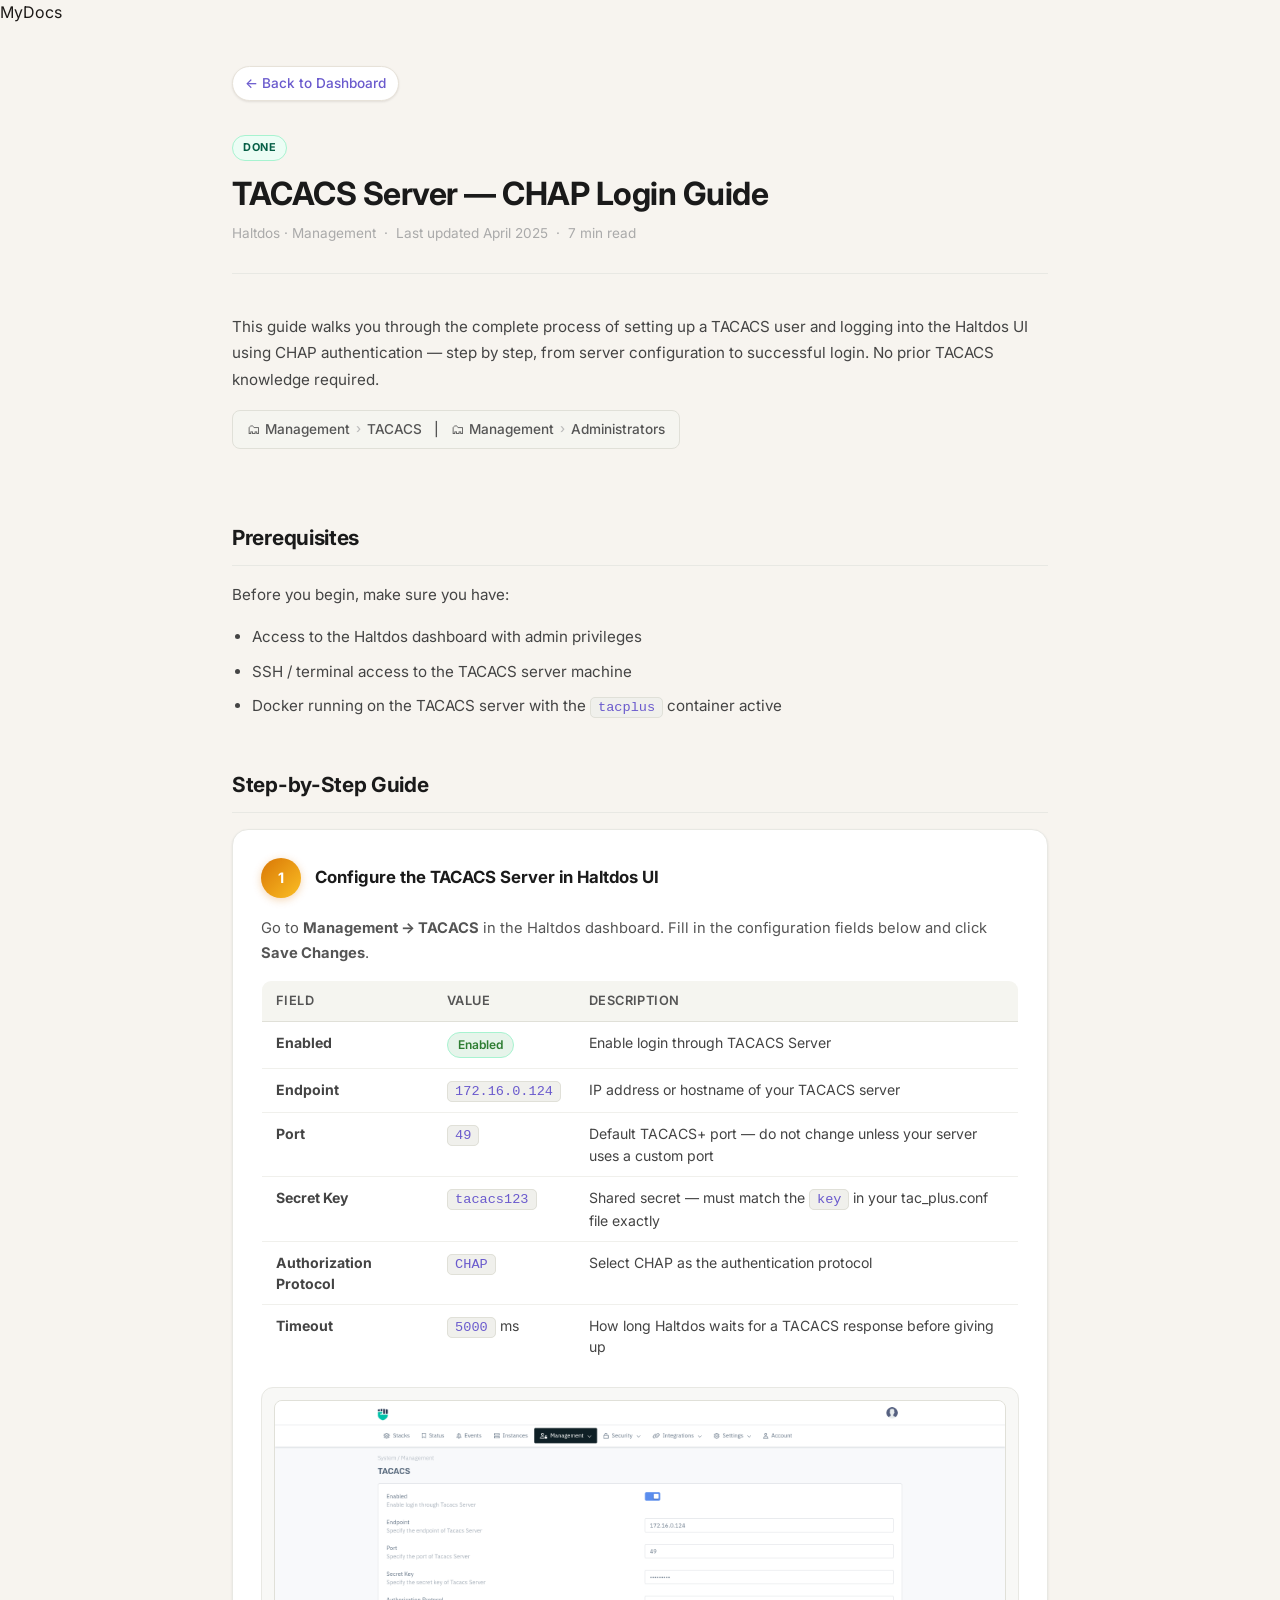
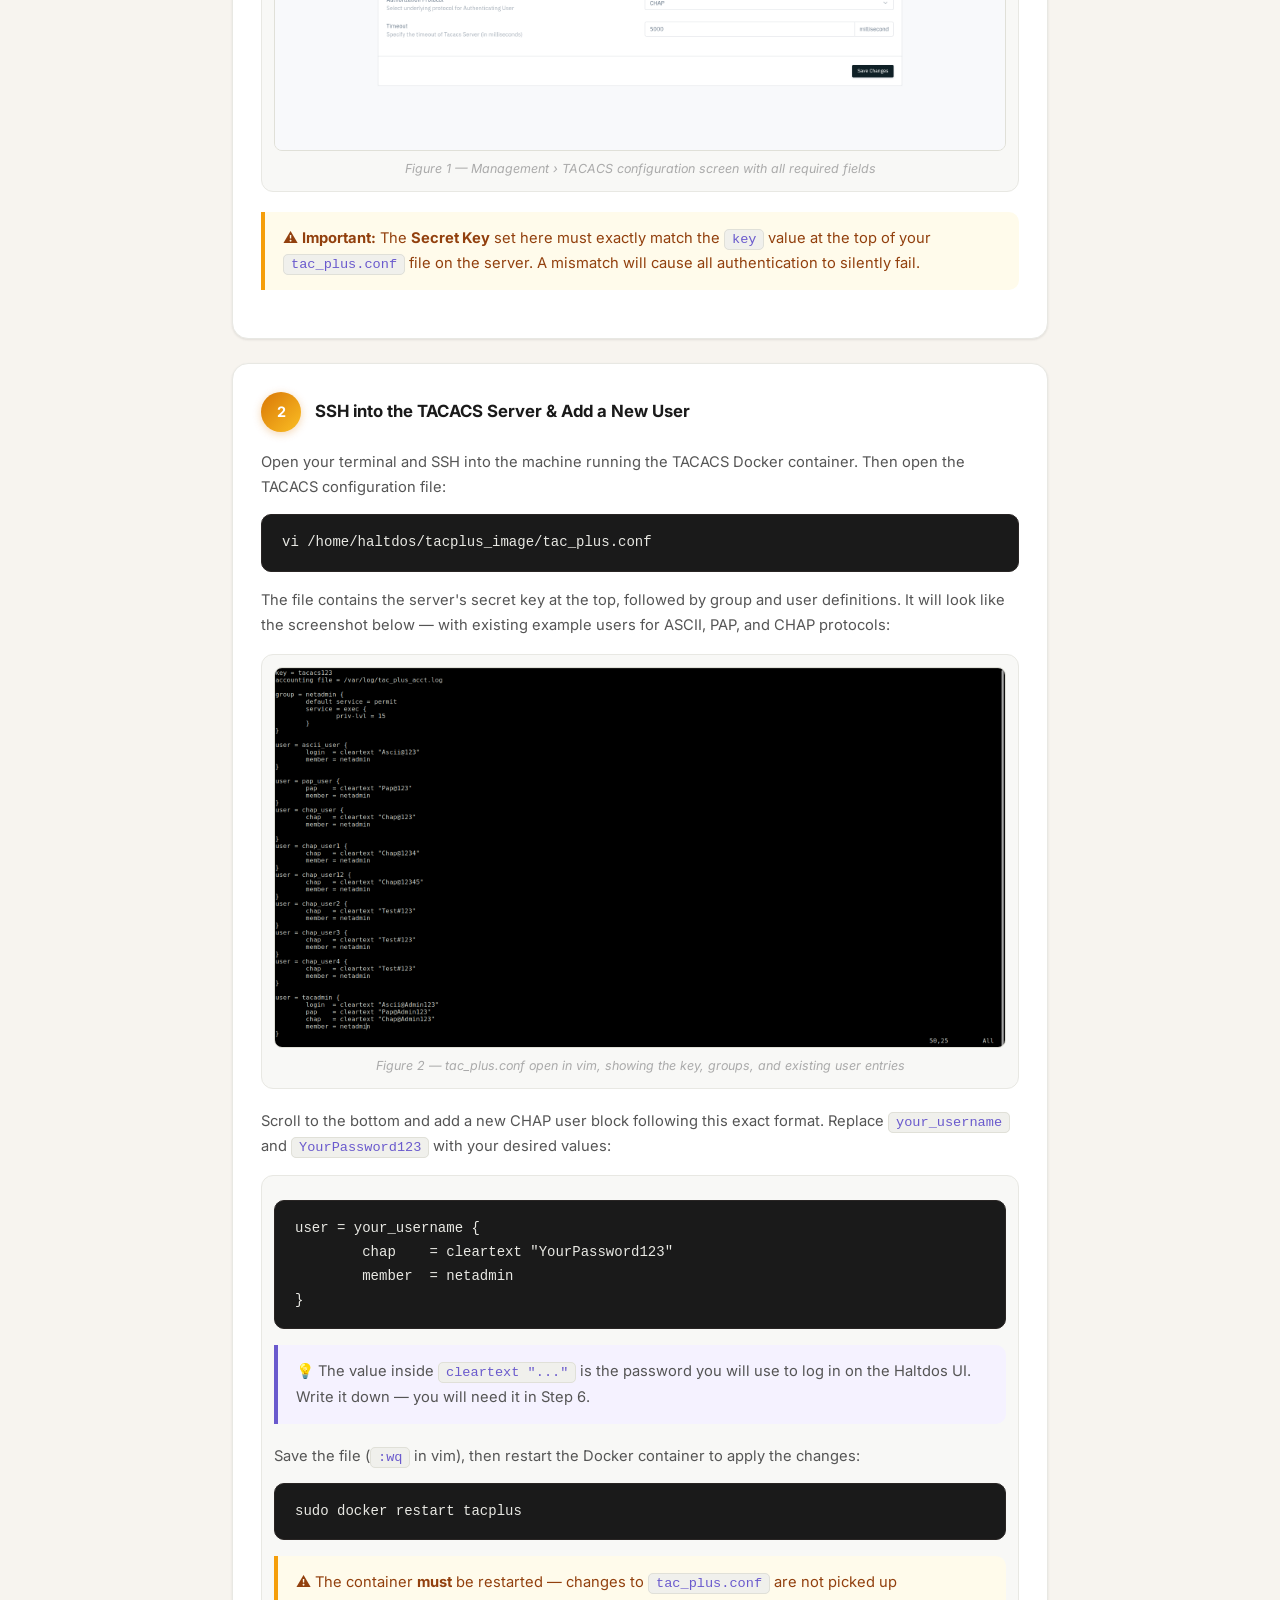
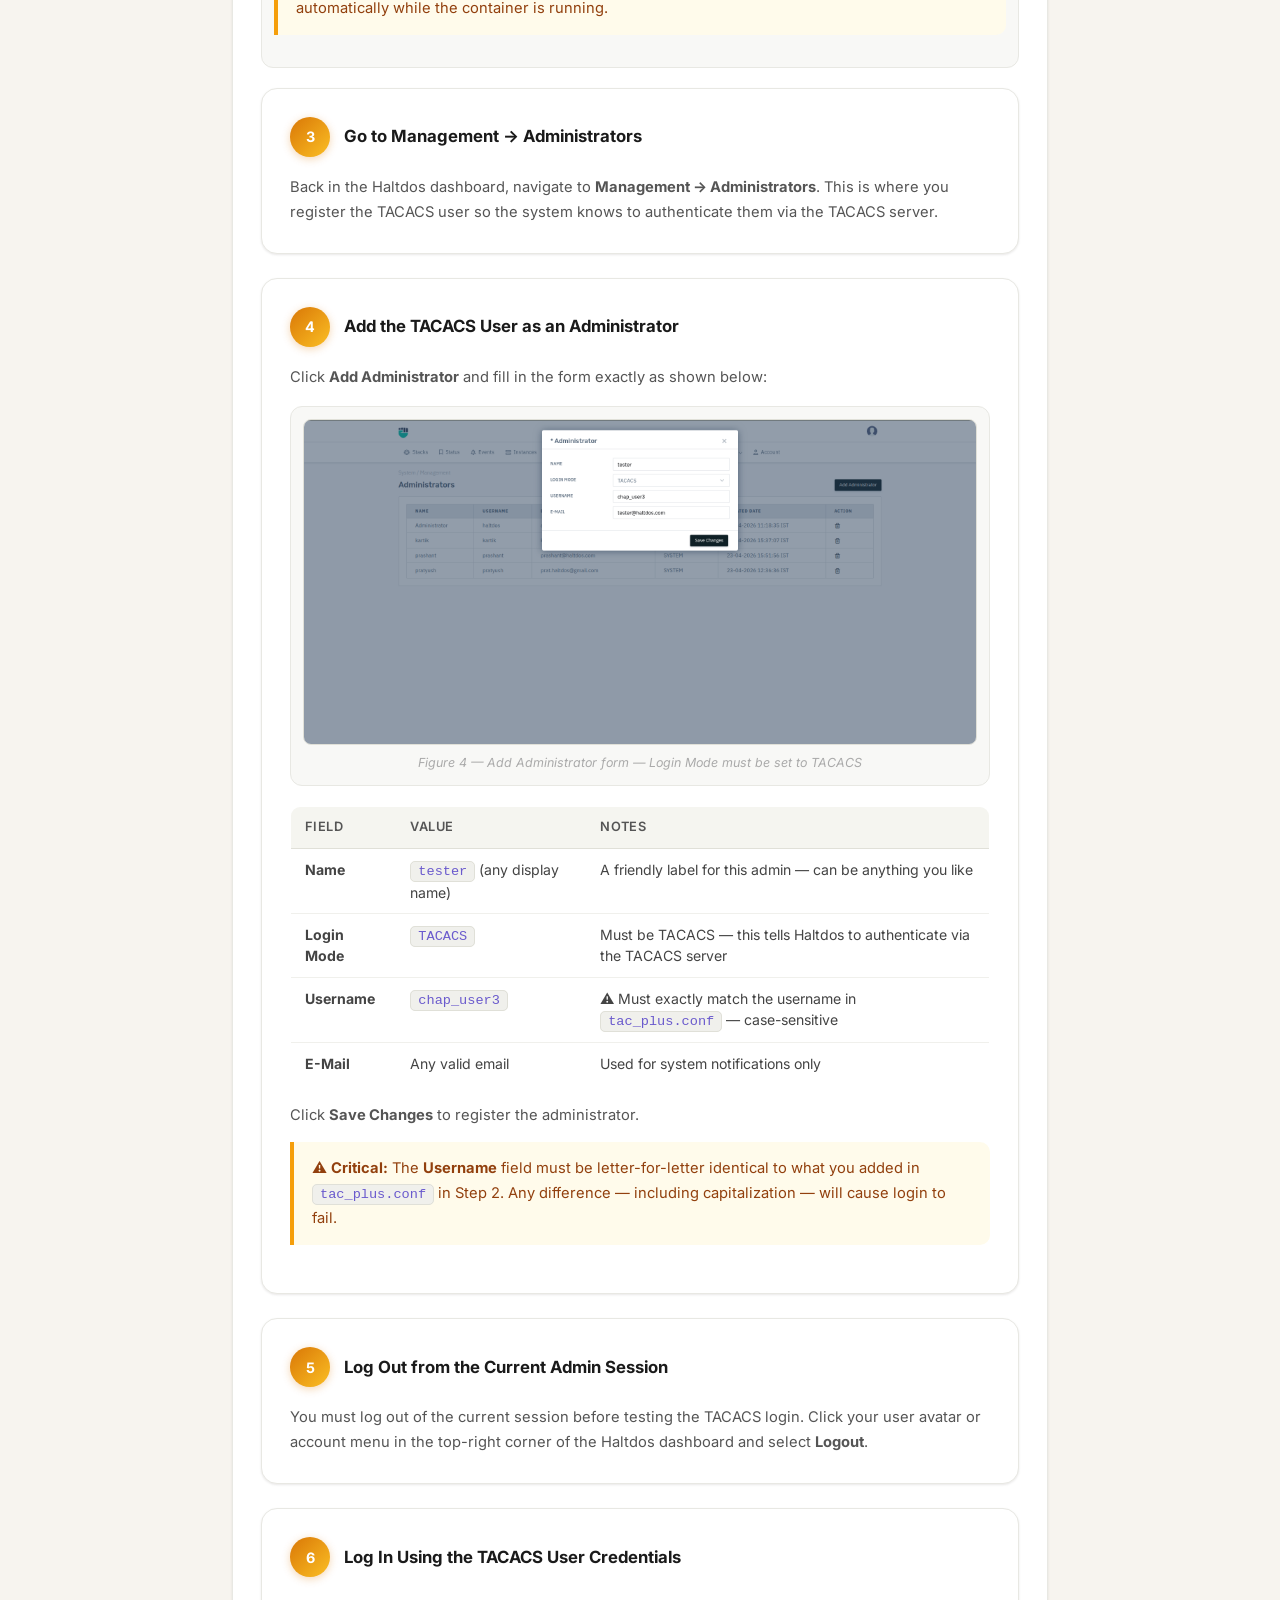
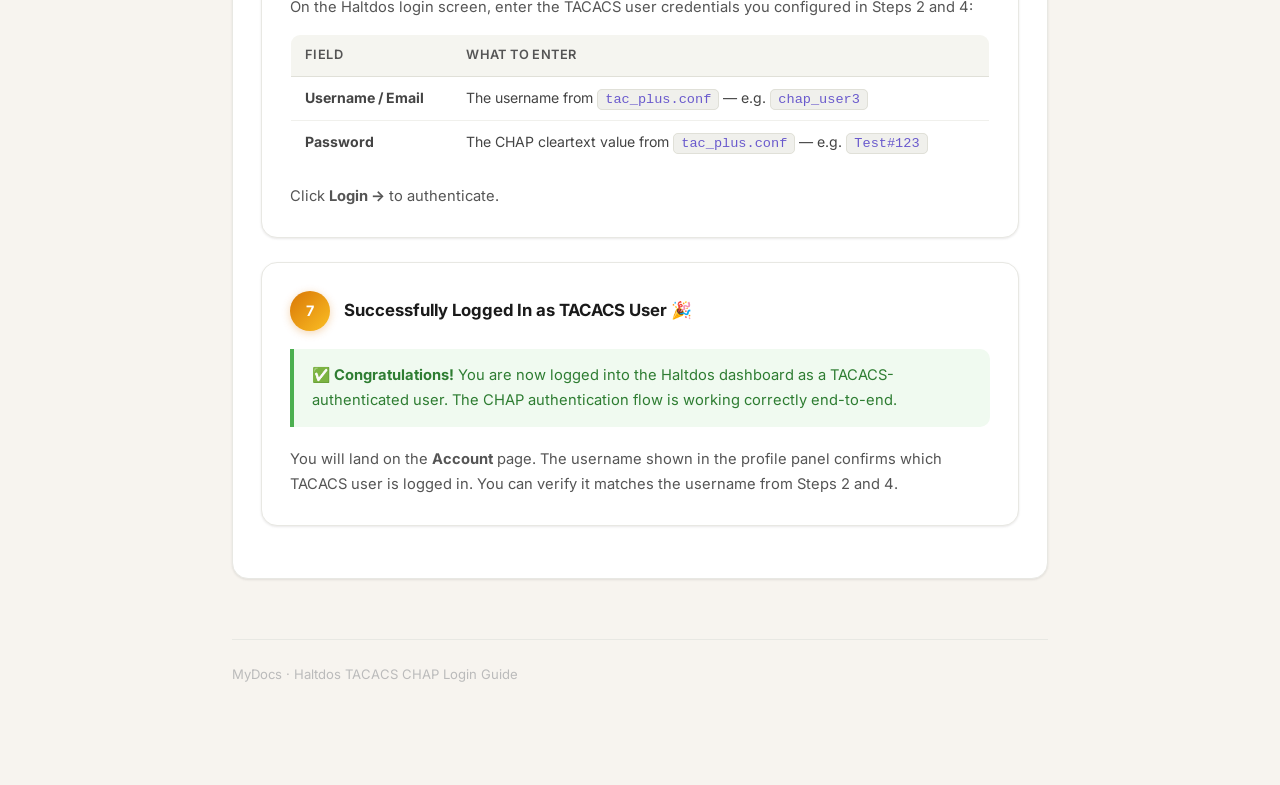
<file: docs/tacacs-chap-login.html>
<!DOCTYPE html>
<html lang="en">

<head>
    <meta charset="UTF-8" />
    <meta name="viewport" content="width=device-width, initial-scale=1.0" />
    <title>TACACS CHAP Login Guide · MyDocs</title>
    <link rel="stylesheet" href="../style.css" />
    <style>
        .doc-wrapper {
            max-width: 70vw;
            margin: 0 auto;
            padding: 40px 40px 100px;
        }

        .back-btn {
            display: inline-flex;
            align-items: center;
            gap: 6px;
            font-size: 0.85rem;
            font-weight: 500;
            color: #6a5acd;
            text-decoration: none;
            margin-bottom: 32px;
            transition: gap 0.2s;
        }

        .back-btn:hover {
            gap: 10px;
        }

        .doc-header {
            margin-bottom: 40px;
            padding-bottom: 28px;
            border-bottom: 1px solid #e8e8e3;
        }

        .doc-header .tag {
            margin-bottom: 14px;
            display: inline-block;
        }

        .doc-header h1 {
            font-size: 2rem;
            font-weight: 700;
            letter-spacing: -0.5px;
            color: #1a1a1a;
            margin-bottom: 10px;
        }

        .doc-header .doc-meta {
            font-size: 0.85rem;
            color: #aaa;
        }

        .doc-content h2 {
            font-size: 1.3rem;
            font-weight: 700;
            color: #1a1a1a;
            margin: 48px 0 16px;
            padding-bottom: 10px;
            border-bottom: 1px solid #e8e8e3;
            letter-spacing: -0.3px;
        }

        .doc-content p {
            font-size: 0.95rem;
            color: #444;
            line-height: 1.75;
            margin-bottom: 16px;
        }

        .doc-content ul {
            padding-left: 20px;
            margin-bottom: 16px;
        }

        .doc-content li {
            font-size: 0.95rem;
            color: #444;
            line-height: 1.75;
            margin-bottom: 8px;
        }

        .doc-content code {
            background-color: #f0f0ec;
            border: 1px solid #e0e0d8;
            border-radius: 5px;
            padding: 2px 7px;
            font-size: 0.85rem;
            font-family: 'Courier New', monospace;
            color: #6a5acd;
        }

        .callout {
            background-color: #f5f2ff;
            border-left: 4px solid #6a5acd;
            border-radius: 0 10px 10px 0;
            padding: 14px 18px;
            margin-bottom: 20px;
        }

        .callout p {
            margin: 0;
            font-size: 0.9rem;
            color: #4a3f8f;
        }

        .callout.warning {
            background-color: #fffbeb;
            border-left: 4px solid #f59e0b;
        }

        .callout.warning p {
            color: #92400e;
        }

        .callout.success {
            background-color: #f0faf0;
            border-left: 4px solid #4caf50;
        }

        .callout.success p {
            color: #2e7d32;
        }

        .nav-path {
            display: inline-flex;
            align-items: center;
            gap: 6px;
            background-color: #f5f5f0;
            border: 1px solid #e0e0d8;
            border-radius: 8px;
            padding: 8px 14px;
            font-size: 0.85rem;
            font-weight: 500;
            color: #555;
            margin-bottom: 24px;
        }

        .nav-path span {
            color: #bbb;
            font-size: 0.8rem;
        }

        .step-card {
            background-color: #ffffff;
            border: 1px solid #e8e8e3;
            border-radius: 16px;
            padding: 28px;
            margin-bottom: 24px;
            transition: box-shadow 0.2s;
        }

        .step-card:hover {
            box-shadow: 0 6px 24px rgba(0, 0, 0, 0.07);
        }

        .step-header {
            display: flex;
            align-items: center;
            gap: 14px;
            margin-bottom: 18px;
        }

        .step-number {
            min-width: 40px;
            height: 40px;
            background-color: #6a5acd;
            color: #fff;
            border-radius: 50%;
            display: flex;
            align-items: center;
            justify-content: center;
            font-size: 0.9rem;
            font-weight: 700;
            flex-shrink: 0;
        }

        .step-header h3 {
            font-size: 1.05rem;
            font-weight: 700;
            color: #1a1a1a;
            margin: 0;
        }

        .step-body p {
            font-size: 0.92rem;
            color: #555;
            line-height: 1.7;
            margin-bottom: 14px;
        }

        .step-body p:last-child {
            margin-bottom: 0;
        }

        .config-table {
            width: 100%;
            border-collapse: collapse;
            margin: 14px 0 18px;
            font-size: 0.88rem;
            border-radius: 10px;
            overflow: hidden;
            border: 1px solid #e8e8e3;
        }

        .config-table thead tr {
            background-color: #f5f5f0;
        }

        .config-table th {
            text-align: left;
            padding: 10px 14px;
            font-weight: 600;
            color: #555;
            font-size: 0.8rem;
            text-transform: uppercase;
            letter-spacing: 0.4px;
            border-bottom: 1px solid #e0e0d8;
        }

        .config-table td {
            padding: 10px 14px;
            border-bottom: 1px solid #f0f0ec;
            color: #444;
            vertical-align: top;
        }

        .config-table tr:last-child td {
            border-bottom: none;
        }

        .config-table tr:hover td {
            background-color: #fafaf8;
        }

        .screenshot-container {
            background-color: #f8f8f6;
            border: 1px solid #e8e8e3;
            border-radius: 12px;
            padding: 12px;
            margin: 16px 0 20px;
        }

        .screenshot-container img {
            width: 100%;
            border-radius: 8px;
            display: block;
            border: 1px solid #e0e0d8;
        }

        .screenshot-label {
            font-size: 0.78rem;
            color: #aaa;
            margin-top: 8px;
            text-align: center;
            font-style: italic;
        }

        .step-body pre {
            background-color: #1a1a1a;
            border-radius: 10px;
            padding: 16px 20px;
            overflow-x: auto;
            margin: 12px 0 16px;
        }

        .step-body pre code {
            background: none;
            border: none;
            padding: 0;
            color: #e8e8e3;
            font-size: 0.875rem;
            line-height: 1.7;
            font-family: 'Courier New', monospace;
        }

        .step-body code {
            background-color: #f0f0ec;
            border: 1px solid #e0e0d8;
            border-radius: 5px;
            padding: 2px 7px;
            font-size: 0.85rem;
            font-family: 'Courier New', monospace;
            color: #6a5acd;
        }

        .step-body ul {
            padding-left: 20px;
            margin: 10px 0 14px;
        }

        .step-body li {
            font-size: 0.92rem;
            color: #555;
            line-height: 1.7;
            margin-bottom: 6px;
        }

        .toggle-on {
            display: inline-block;
            background-color: #e6f4ea;
            color: #2e7d32;
            font-size: 0.75rem;
            font-weight: 600;
            padding: 3px 10px;
            border-radius: 999px;
        }

        .doc-footer {
            margin-top: 60px;
            padding-top: 24px;
            border-top: 1px solid #e8e8e3;
            font-size: 0.82rem;
            color: #bbb;
        }
    </style>
</head>

<body>
    <nav class="navbar">
        <div class="logo">My<span>Docs</span></div>
    </nav>
    <div class="doc-wrapper">
        <a class="back-btn" href="../index.html">← Back to Dashboard</a>
        <div class="doc-header">
            <span class="tag done">Done</span>
            <h1>TACACS Server — CHAP Login Guide</h1>
            <div class="doc-meta">Haltdos · Management &nbsp;·&nbsp; Last updated April 2025 &nbsp;·&nbsp; 7 min read
            </div>
        </div>
        <div class="doc-content">
            <p>This guide walks you through the complete process of setting up a TACACS user and logging into the
                Haltdos UI using CHAP authentication — step by step, from server configuration to successful login. No
                prior TACACS knowledge required.</p>
            <div class="nav-path">🗂 Management <span>›</span> TACACS &nbsp;&nbsp;|&nbsp;&nbsp; 🗂 Management
                <span>›</span> Administrators
            </div>

            <h2>Prerequisites</h2>
            <p>Before you begin, make sure you have:</p>
            <ul>
                <li>Access to the Haltdos dashboard with admin privileges</li>
                <li>SSH / terminal access to the TACACS server machine</li>
                <li>Docker running on the TACACS server with the <code>tacplus</code> container active</li>
            </ul>

            <h2>Step-by-Step Guide</h2>

            <div class="step-card">
                <div class="step-header">
                    <div class="step-number">1</div>
                    <h3>Configure the TACACS Server in Haltdos UI</h3>
                </div>
                <div class="step-body">
                    <p>Go to <strong>Management → TACACS</strong> in the Haltdos dashboard. Fill in the configuration
                        fields below and click <strong>Save Changes</strong>.</p>
                    <table class="config-table">
                        <thead>
                            <tr>
                                <th>Field</th>
                                <th>Value</th>
                                <th>Description</th>
                            </tr>
                        </thead>
                        <tbody>
                            <tr>
                                <td><strong>Enabled</strong></td>
                                <td><span class="toggle-on">Enabled</span></td>
                                <td>Enable login through TACACS Server</td>
                            </tr>
                            <tr>
                                <td><strong>Endpoint</strong></td>
                                <td><code>172.16.0.124</code></td>
                                <td>IP address or hostname of your TACACS server</td>
                            </tr>
                            <tr>
                                <td><strong>Port</strong></td>
                                <td><code>49</code></td>
                                <td>Default TACACS+ port — do not change unless your server uses a custom port</td>
                            </tr>
                            <tr>
                                <td><strong>Secret Key</strong></td>
                                <td><code>tacacs123</code></td>
                                <td>Shared secret — must match the <code>key</code> in your tac_plus.conf file exactly
                                </td>
                            </tr>
                            <tr>
                                <td><strong>Authorization Protocol</strong></td>
                                <td><code>CHAP</code></td>
                                <td>Select CHAP as the authentication protocol</td>
                            </tr>
                            <tr>
                                <td><strong>Timeout</strong></td>
                                <td><code>5000</code> ms</td>
                                <td>How long Haltdos waits for a TACACS response before giving up</td>
                            </tr>
                        </tbody>
                    </table>
                    <div class="screenshot-container">
                        <img src="../images/tacacs-chap-user-config-image.png"
                            alt="TACACS Server Configuration in Haltdos UI" />
                        <div class="screenshot-label">Figure 1 — Management › TACACS configuration screen with all
                            required fields</div>
                    </div>
                    <div class="callout warning">
                        <p>⚠️ <strong>Important:</strong> The <strong>Secret Key</strong> set here must exactly match
                            the <code>key</code> value at the top of your <code>tac_plus.conf</code> file on the server.
                            A mismatch will cause all authentication to silently fail.</p>
                    </div>
                </div>
            </div>

            <div class="step-card">
                <div class="step-header">
                    <div class="step-number">2</div>
                    <h3>SSH into the TACACS Server &amp; Add a New User</h3>
                </div>
                <div class="step-body">
                    <p>Open your terminal and SSH into the machine running the TACACS Docker container. Then open the
                        TACACS configuration file:</p>
                    <pre><code>vi /home/haltdos/tacplus_image/tac_plus.conf</code></pre>
                    <p>The file contains the server's secret key at the top, followed by group and user definitions. It
                        will look like the screenshot below — with existing example users for ASCII, PAP, and CHAP
                        protocols:</p>
                    <div class="screenshot-container">
                        <img src="../images/tacacs-chap-user-terminal-image.png"
                            alt="tac_plus.conf open in terminal showing full file" />
                        <div class="screenshot-label">Figure 2 — tac_plus.conf open in vim, showing the key, groups, and
                            existing user entries</div>
                    </div>
                    <p>Scroll to the bottom and add a new CHAP user block following this exact format. Replace
                        <code>your_username</code> and <code>YourPassword123</code> with your desired values:
                    </p>
                    <div class="screenshot-container">

                        <pre><code>user = your_username {
        chap    = cleartext "YourPassword123"
        member  = netadmin
}</code></pre>
                        <div class="callout">
                            <p>💡 The value inside <code>cleartext "..."</code> is the password you will use to log in
                                on
                                the Haltdos UI. Write it down — you will need it in Step 6.</p>
                        </div>
                        <p>Save the file (<code>:wq</code> in vim), then restart the Docker container to apply the
                            changes:
                        </p>
                        <pre><code>sudo docker restart tacplus</code></pre>
                        <div class="callout warning">
                            <p>⚠️ The container <strong>must</strong> be restarted — changes to
                                <code>tac_plus.conf</code>
                                are not picked up automatically while the container is running.
                            </p>
                        </div>
                    </div>
                </div>

                <div class="step-card">
                    <div class="step-header">
                        <div class="step-number">3</div>
                        <h3>Go to Management → Administrators</h3>
                    </div>
                    <div class="step-body">
                        <p>Back in the Haltdos dashboard, navigate to <strong>Management → Administrators</strong>. This
                            is
                            where you register the TACACS user so the system knows to authenticate them via the TACACS
                            server.</p>
                    </div>
                </div>

                <div class="step-card">
                    <div class="step-header">
                        <div class="step-number">4</div>
                        <h3>Add the TACACS User as an Administrator</h3>
                    </div>
                    <div class="step-body">
                        <p>Click <strong>Add Administrator</strong> and fill in the form exactly as shown below:</p>
                        <div class="screenshot-container">
                            <img src="../images/user add image tacacs.png"
                                alt="Add Administrator form with TACACS login mode selected" />
                            <div class="screenshot-label">Figure 4 — Add Administrator form — Login Mode must be set to
                                TACACS</div>
                        </div>
                        <table class="config-table">
                            <thead>
                                <tr>
                                    <th>Field</th>
                                    <th>Value</th>
                                    <th>Notes</th>
                                </tr>
                            </thead>
                            <tbody>
                                <tr>
                                    <td><strong>Name</strong></td>
                                    <td><code>tester</code> (any display name)</td>
                                    <td>A friendly label for this admin — can be anything you like</td>
                                </tr>
                                <tr>
                                    <td><strong>Login Mode</strong></td>
                                    <td><code>TACACS</code></td>
                                    <td>Must be TACACS — this tells Haltdos to authenticate via the TACACS server</td>
                                </tr>
                                <tr>
                                    <td><strong>Username</strong></td>
                                    <td><code>chap_user3</code></td>
                                    <td>⚠️ Must exactly match the username in <code>tac_plus.conf</code> —
                                        case-sensitive
                                    </td>
                                </tr>
                                <tr>
                                    <td><strong>E-Mail</strong></td>
                                    <td>Any valid email</td>
                                    <td>Used for system notifications only</td>
                                </tr>
                            </tbody>
                        </table>
                        <p>Click <strong>Save Changes</strong> to register the administrator.</p>
                        <div class="callout warning">
                            <p>⚠️ <strong>Critical:</strong> The <strong>Username</strong> field must be
                                letter-for-letter
                                identical to what you added in <code>tac_plus.conf</code> in Step 2. Any difference —
                                including capitalization — will cause login to fail.</p>
                        </div>
                    </div>
                </div>

                <div class="step-card">
                    <div class="step-header">
                        <div class="step-number">5</div>
                        <h3>Log Out from the Current Admin Session</h3>
                    </div>
                    <div class="step-body">
                        <p>You must log out of the current session before testing the TACACS login. Click your user
                            avatar
                            or account menu in the top-right corner of the Haltdos dashboard and select
                            <strong>Logout</strong>.
                        </p>
                    </div>
                </div>

                <div class="step-card">
                    <div class="step-header">
                        <div class="step-number">6</div>
                        <h3>Log In Using the TACACS User Credentials</h3>
                    </div>
                    <div class="step-body">
                        <p>On the Haltdos login screen, enter the TACACS user credentials you configured in Steps 2 and
                            4:
                        </p>
                        <table class="config-table">
                            <thead>
                                <tr>
                                    <th>Field</th>
                                    <th>What to enter</th>
                                </tr>
                            </thead>
                            <tbody>
                                <tr>
                                    <td><strong>Username / Email</strong></td>
                                    <td>The username from <code>tac_plus.conf</code> — e.g. <code>chap_user3</code></td>
                                </tr>
                                <tr>
                                    <td><strong>Password</strong></td>
                                    <td>The CHAP cleartext value from <code>tac_plus.conf</code> — e.g.
                                        <code>Test#123</code>
                                    </td>
                                </tr>
                            </tbody>
                        </table>
                        <p>Click <strong>Login →</strong> to authenticate.</p>
                    </div>
                </div>

                <div class="step-card">
                    <div class="step-header">
                        <div class="step-number">7</div>
                        <h3>Successfully Logged In as TACACS User 🎉</h3>
                    </div>
                    <div class="step-body">
                        <div class="callout success">
                            <p>✅ <strong>Congratulations!</strong> You are now logged into the Haltdos dashboard as a
                                TACACS-authenticated user. The CHAP authentication flow is working correctly end-to-end.
                            </p>
                        </div>
                        <p>You will land on the <strong>Account</strong> page. The username shown in the profile panel
                            confirms which TACACS user is logged in. You can verify it matches the username from Steps 2
                            and
                            4.</p>
                    </div>
                </div>

            </div>
            <div class="doc-footer">MyDocs · Haltdos TACACS CHAP Login Guide</div>
        </div>
</body>

</html>
</file>
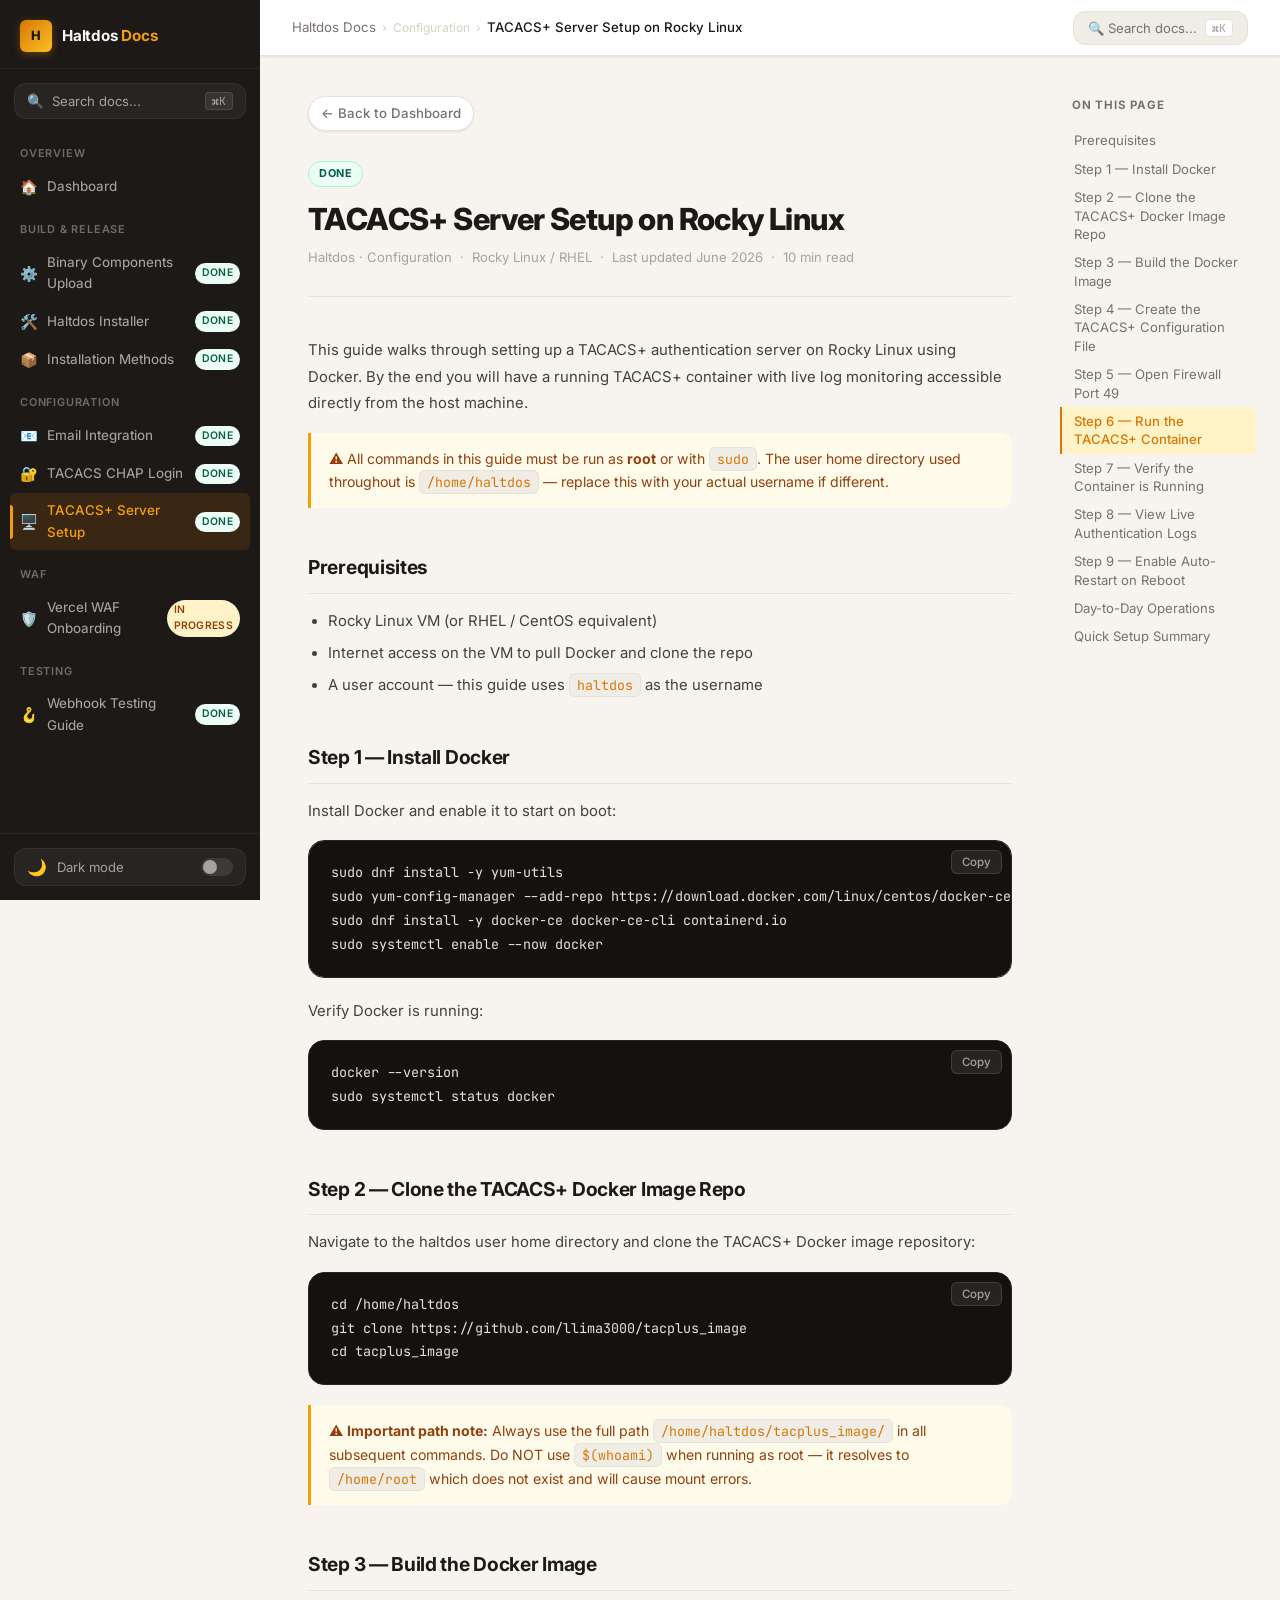
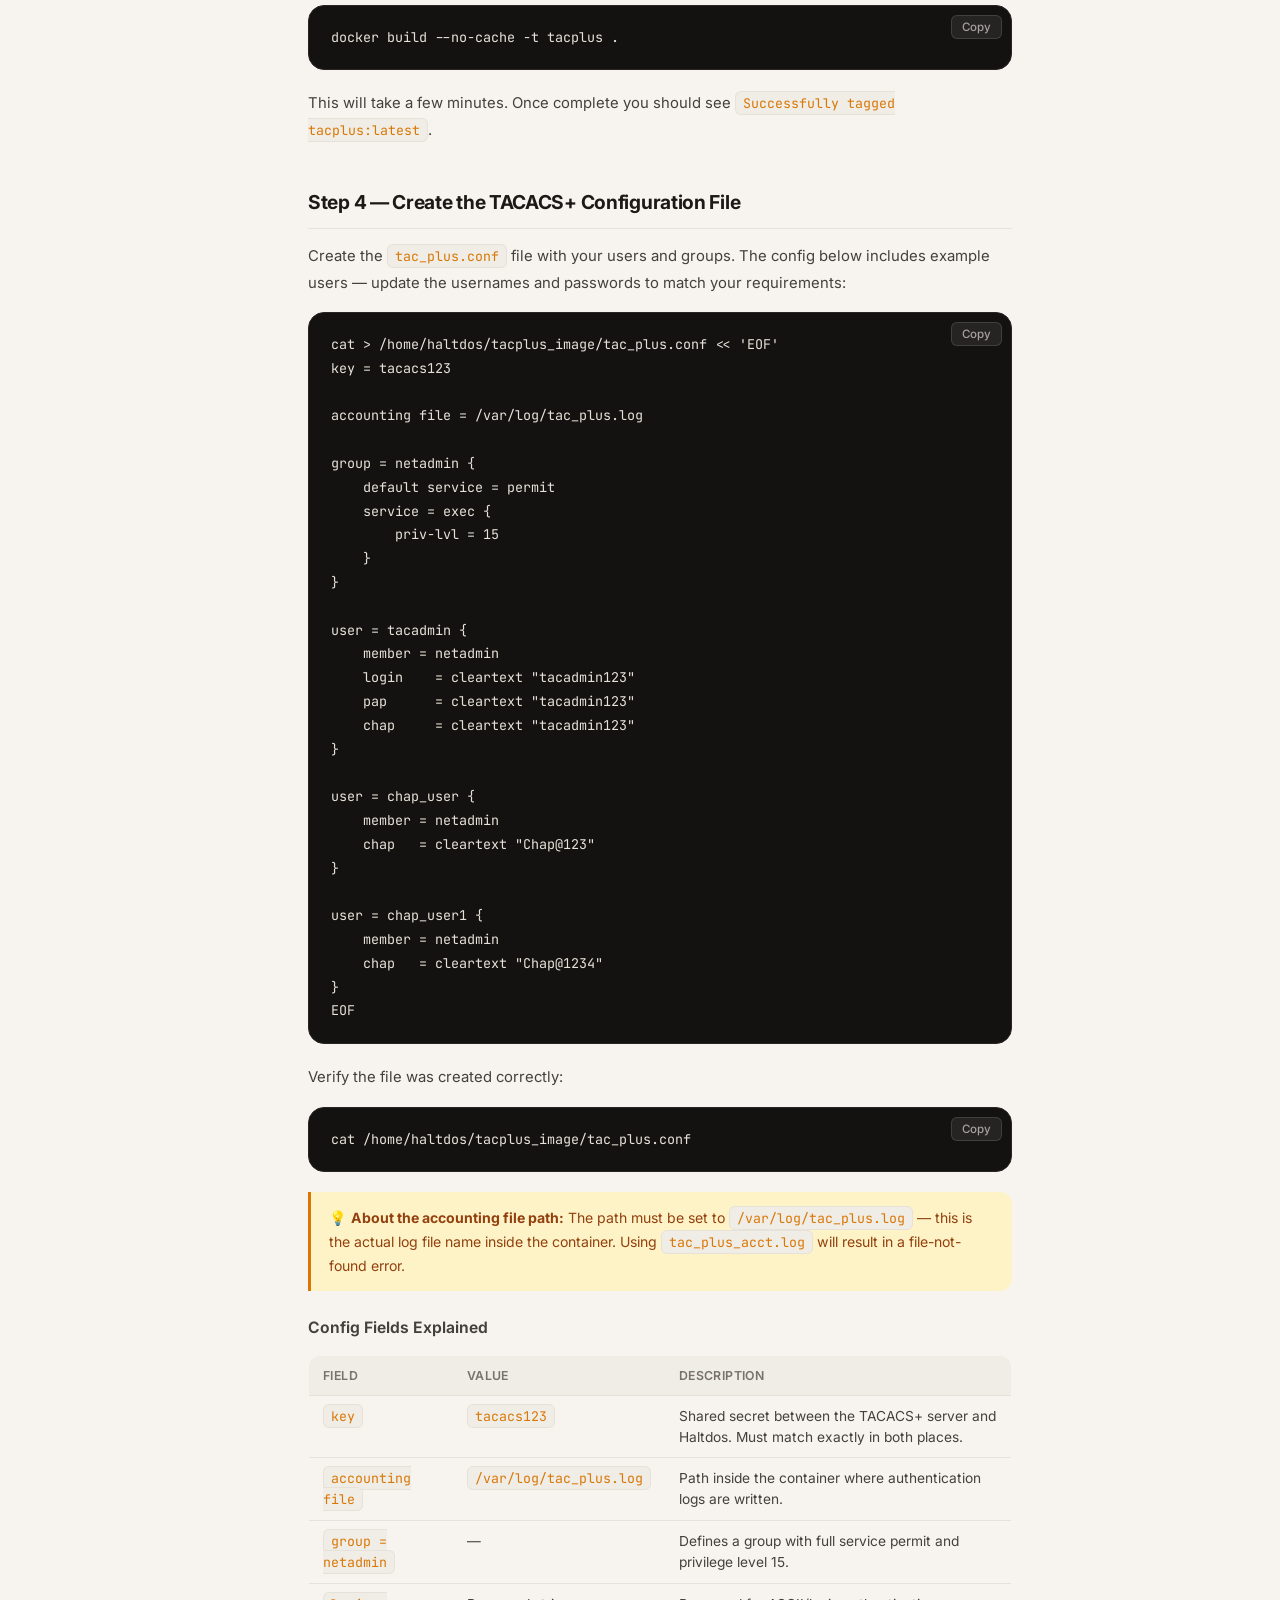
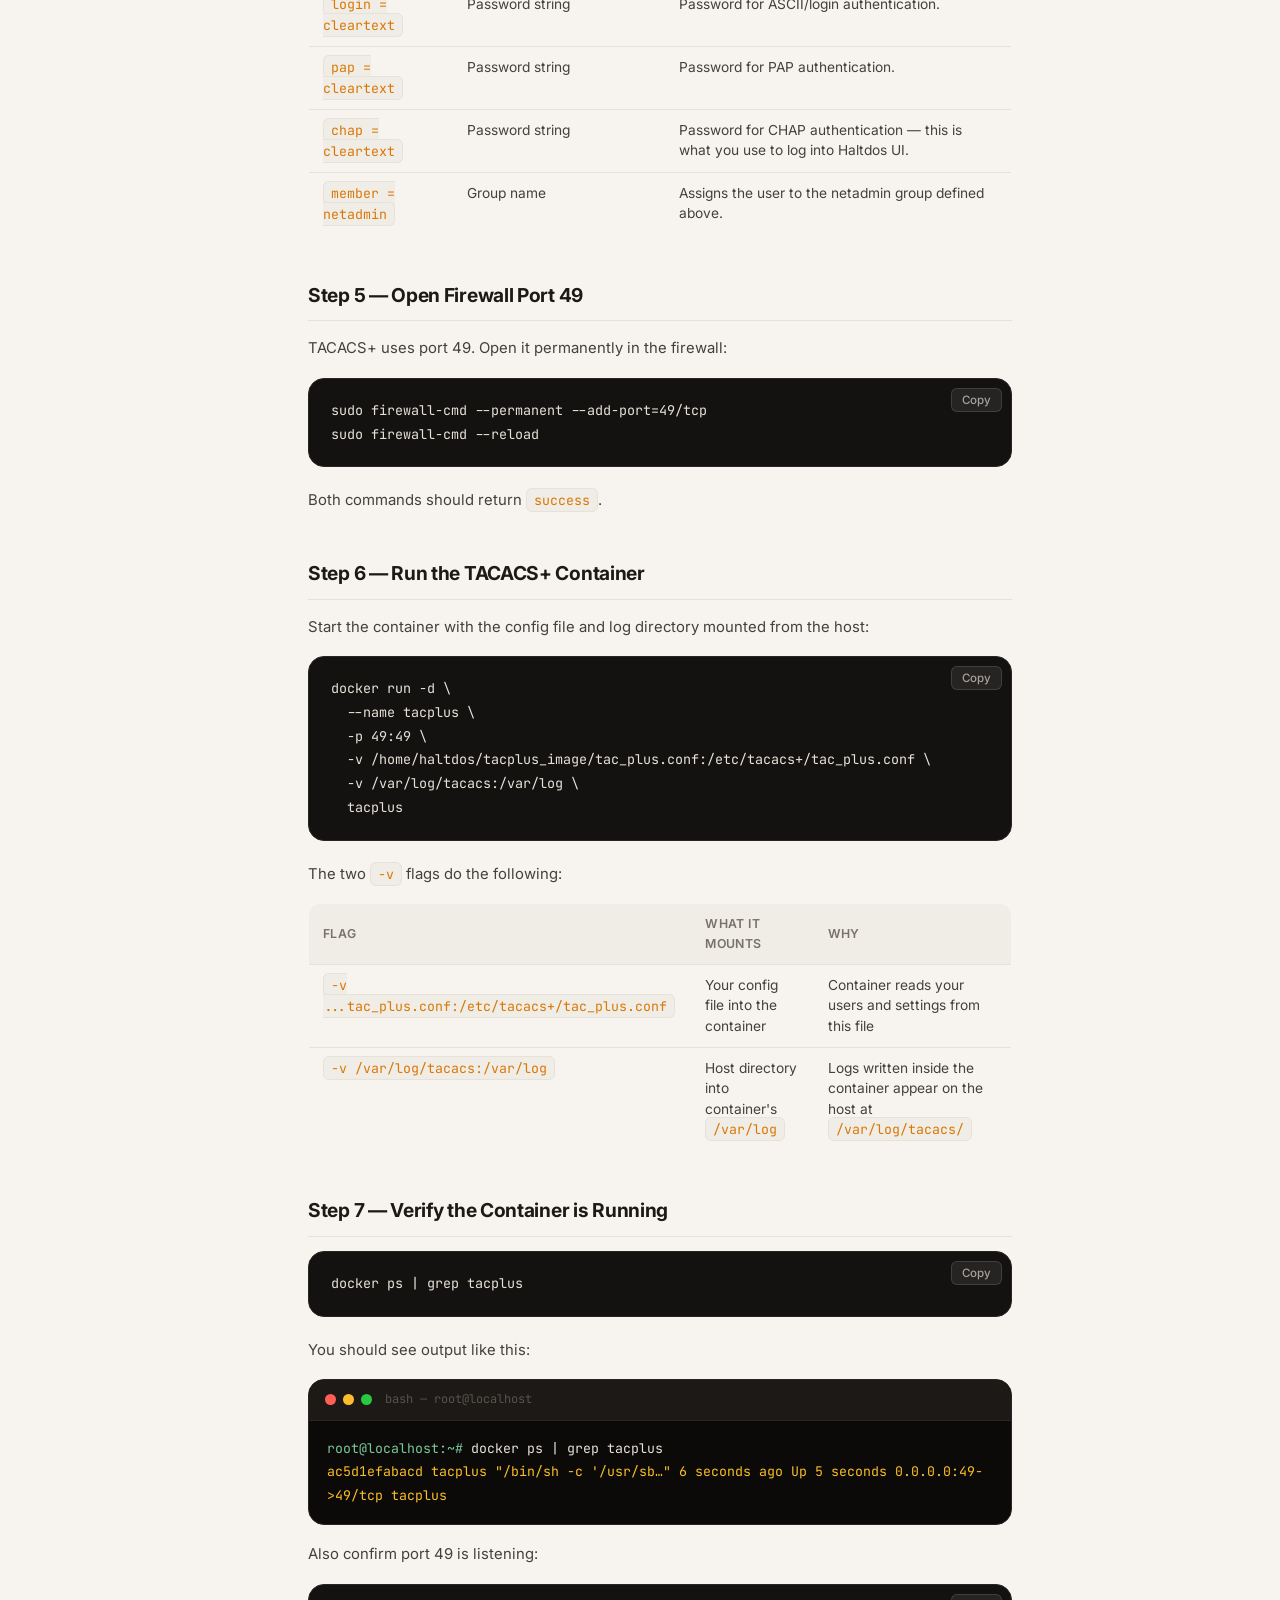
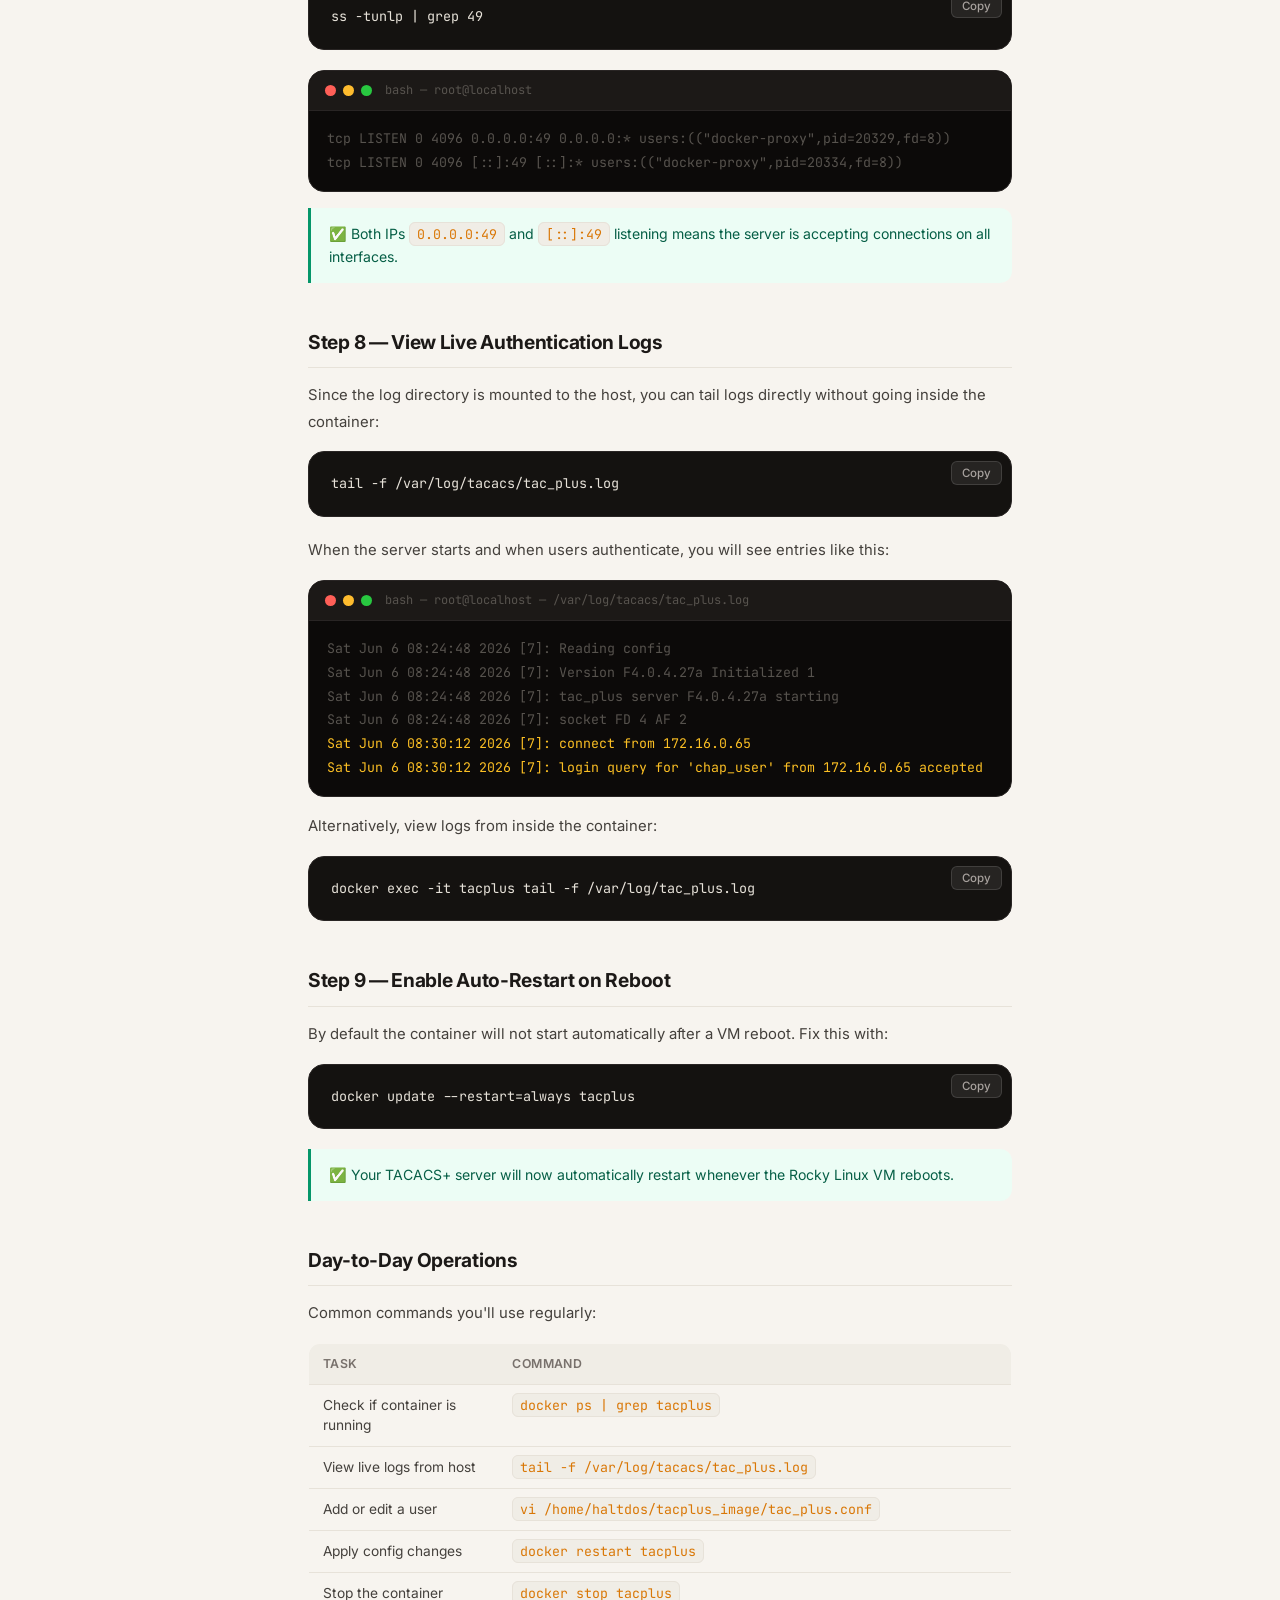
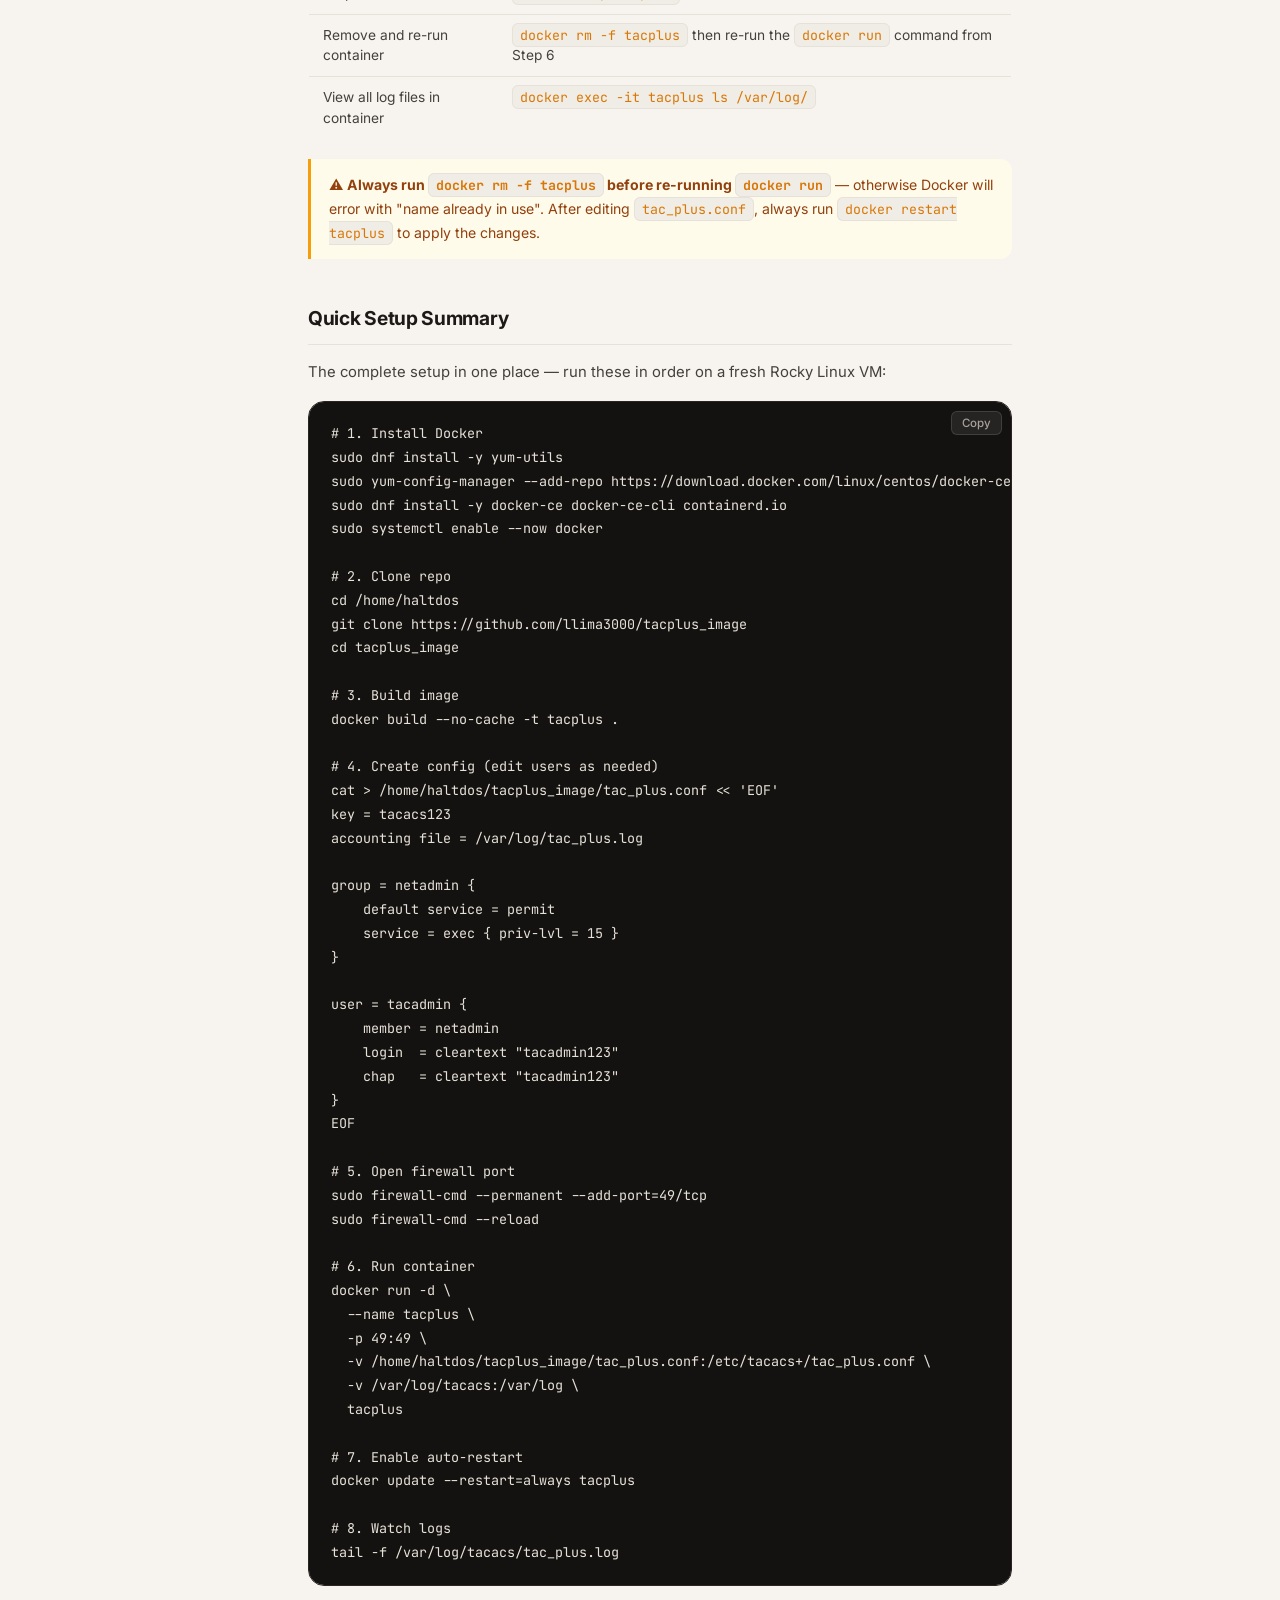
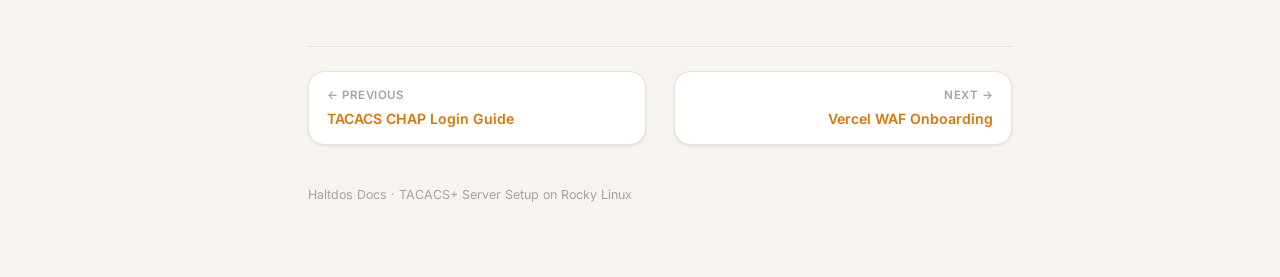
<file: docs/tacacs-server-setup-rocky.html>
<!DOCTYPE html>
<html lang="en" data-theme="light">

<head>
    <meta charset="UTF-8" />
    <meta name="viewport" content="width=device-width, initial-scale=1.0" />
    <title>TACACS+ Server Setup on Rocky Linux · Haltdos Docs</title>
    <link rel="stylesheet" href="../style.css" />
</head>

<body>

    <div id="progress-bar"></div>

    <!-- Search Modal -->
    <div class="search-overlay" id="searchOverlay">
        <div class="search-modal">
            <div class="search-input-wrap">
                <span class="search-input-icon">🔍</span>
                <input type="text" class="search-input" id="searchInput" placeholder="Search documentation..."
                    autocomplete="off" />
                <span class="search-esc" id="searchClose">ESC</span>
            </div>
            <div class="search-results" id="searchResults"></div>
            <div class="search-footer">
                <span><kbd>↑</kbd> <kbd>↓</kbd> navigate</span>
                <span><kbd>↵</kbd> open</span>
                <span><kbd>ESC</kbd> close</span>
            </div>
        </div>
    </div>

    <!-- Sidebar -->
    <aside class="sidebar">
        <div class="sidebar-logo">
            <a href="../index.html">
                <div class="logo-mark">H</div>
                <div class="logo-text">Haltdos <span>Docs</span></div>
            </a>
        </div>
        <div class="sidebar-search">
            <button class="sidebar-search-btn" id="sidebarSearchBtn">
                <span class="search-icon">🔍</span>
                Search docs...
                <span class="sidebar-search-kbd">⌘K</span>
            </button>
        </div>
        <nav class="sidebar-nav">
            <div class="nav-section">
                <div class="nav-section-title">Overview</div>
                <a class="nav-item" href="../index.html"><span class="nav-item-icon">🏠</span>Dashboard</a>
            </div>
            <div class="nav-section">
                <div class="nav-section-title">Build & Release</div>
                <a class="nav-item" href="binary-components-upload.html"><span class="nav-item-icon">⚙️</span>Binary
                    Components Upload<span class="nav-item-tag done">Done</span></a>
                <a class="nav-item" href="haltdos-installer.html"><span class="nav-item-icon">🛠️</span>Haltdos
                    Installer<span class="nav-item-tag done">Done</span></a>
                <a class="nav-item" href="installer-methods.html"><span class="nav-item-icon">📦</span>Installation
                    Methods<span class="nav-item-tag done">Done</span></a>
            </div>
            <div class="nav-section">
                <div class="nav-section-title">Configuration</div>
                <a class="nav-item" href="email-integration.html"><span class="nav-item-icon">📧</span>Email
                    Integration<span class="nav-item-tag done">Done</span></a>
                <a class="nav-item" href="tacacs-chap-login.html"><span class="nav-item-icon">🔐</span>TACACS CHAP
                    Login<span class="nav-item-tag done">Done</span></a>
                <a class="nav-item active" href="tacacs-server-setup-rocky.html"><span
                        class="nav-item-icon">🖥️</span>TACACS+ Server Setup<span
                        class="nav-item-tag done">Done</span></a>
            </div>
            <div class="nav-section">
                <div class="nav-section-title">WAF</div>
                <a class="nav-item" href="vercel-waf-onboarding.html"><span class="nav-item-icon">🛡️</span>Vercel WAF
                    Onboarding<span class="nav-item-tag progress">In Progress</span></a>
            </div>
            <div class="nav-section">
                <div class="nav-section-title">Testing</div>
                <a class="nav-item" href="webhook-testing-guide.html"><span class="nav-item-icon">🪝</span>Webhook
                    Testing Guide<span class="nav-item-tag done">Done</span></a>
            </div>
        </nav>
        <div class="sidebar-footer">
            <button class="theme-toggle" id="themeToggle">
                <span class="theme-toggle-icon" id="themeIcon">🌙</span>
                <span class="theme-toggle-label" id="themeLabel">Dark mode</span>
                <div class="theme-toggle-pill"></div>
            </button>
        </div>
    </aside>

    <!-- Main -->
    <div class="main-wrapper">
        <header class="topbar">
            <div class="topbar-breadcrumb">
                <a href="../index.html">Haltdos Docs</a>
                <span class="sep">›</span>
                <span class="sep">Configuration</span>
                <span class="sep">›</span>
                <span class="current">TACACS+ Server Setup on Rocky Linux</span>
            </div>
            <button class="topbar-search-btn" id="topbarSearchBtn">
                🔍 Search docs...
                <span class="topbar-search-kbd">⌘K</span>
            </button>
        </header>

        <div class="doc-layout">
            <main class="doc-content-wrap">

                <a class="back-btn" href="../index.html">← Back to Dashboard</a>

                <div class="doc-header">
                    <span class="tag done">Done</span>
                    <h1>TACACS+ Server Setup on Rocky Linux</h1>
                    <div class="doc-meta">
                        Haltdos · Configuration &nbsp;·&nbsp; Rocky Linux / RHEL &nbsp;·&nbsp; Last updated June 2026
                        &nbsp;·&nbsp; 10 min read
                    </div>
                </div>

                <div class="doc-content" id="docContent">

                    <p>
                        This guide walks through setting up a TACACS+ authentication server
                        on Rocky Linux using Docker. By the end you will have a running
                        TACACS+ container with live log monitoring accessible directly
                        from the host machine.
                    </p>

                    <div class="callout warning">
                        <p>⚠️ All commands in this guide must be run as <strong>root</strong> or with <code>sudo</code>.
                            The user home directory used throughout is <code>/home/haltdos</code> — replace this with
                            your actual username if different.</p>
                    </div>

                    <!-- PREREQUISITES -->
                    <h2 id="prerequisites">Prerequisites</h2>

                    <ul>
                        <li>Rocky Linux VM (or RHEL / CentOS equivalent)</li>
                        <li>Internet access on the VM to pull Docker and clone the repo</li>
                        <li>A user account — this guide uses <code>haltdos</code> as the username</li>
                    </ul>

                    <!-- STEP 1 — DOCKER -->
                    <h2 id="install-docker">Step 1 — Install Docker</h2>

                    <p>Install Docker and enable it to start on boot:</p>

                    <div class="code-block-wrap">
                        <button class="copy-btn" onclick="copyCode(this)"><span>Copy</span></button>
                        <pre><code>sudo dnf install -y yum-utils
sudo yum-config-manager --add-repo https://download.docker.com/linux/centos/docker-ce.repo
sudo dnf install -y docker-ce docker-ce-cli containerd.io
sudo systemctl enable --now docker</code></pre>
                    </div>

                    <p>Verify Docker is running:</p>

                    <div class="code-block-wrap">
                        <button class="copy-btn" onclick="copyCode(this)"><span>Copy</span></button>
                        <pre><code>docker --version
sudo systemctl status docker</code></pre>
                    </div>

                    <!-- STEP 2 — CLONE -->
                    <h2 id="clone-repo">Step 2 — Clone the TACACS+ Docker Image Repo</h2>

                    <p>Navigate to the haltdos user home directory and clone the TACACS+ Docker image repository:</p>

                    <div class="code-block-wrap">
                        <button class="copy-btn" onclick="copyCode(this)"><span>Copy</span></button>
                        <pre><code>cd /home/haltdos
git clone https://github.com/llima3000/tacplus_image
cd tacplus_image</code></pre>
                    </div>

                    <div class="callout warning">
                        <p>⚠️ <strong>Important path note:</strong> Always use the full path
                            <code>/home/haltdos/tacplus_image/</code> in all subsequent commands. Do NOT use
                            <code>$(whoami)</code> when running as root — it resolves to <code>/home/root</code> which
                            does not exist and will cause mount errors.</p>
                    </div>

                    <!-- STEP 3 — BUILD -->
                    <h2 id="build-image">Step 3 — Build the Docker Image</h2>

                    <div class="code-block-wrap">
                        <button class="copy-btn" onclick="copyCode(this)"><span>Copy</span></button>
                        <pre><code>docker build --no-cache -t tacplus .</code></pre>
                    </div>

                    <p>This will take a few minutes. Once complete you should see
                        <code>Successfully tagged tacplus:latest</code>.</p>

                    <!-- STEP 4 — CONFIG -->
                    <h2 id="create-config">Step 4 — Create the TACACS+ Configuration File</h2>

                    <p>Create the <code>tac_plus.conf</code> file with your users and groups. The config below includes
                        example users — update the usernames and passwords to match your requirements:</p>

                    <div class="code-block-wrap">
                        <button class="copy-btn" onclick="copyCode(this)"><span>Copy</span></button>
                        <pre><code>cat > /home/haltdos/tacplus_image/tac_plus.conf << 'EOF'
key = tacacs123

accounting file = /var/log/tac_plus.log

group = netadmin {
    default service = permit
    service = exec {
        priv-lvl = 15
    }
}

user = tacadmin {
    member = netadmin
    login    = cleartext "tacadmin123"
    pap      = cleartext "tacadmin123"
    chap     = cleartext "tacadmin123"
}

user = chap_user {
    member = netadmin
    chap   = cleartext "Chap@123"
}

user = chap_user1 {
    member = netadmin
    chap   = cleartext "Chap@1234"
}
EOF</code></pre>
                    </div>

                    <p>Verify the file was created correctly:</p>

                    <div class="code-block-wrap">
                        <button class="copy-btn" onclick="copyCode(this)"><span>Copy</span></button>
                        <pre><code>cat /home/haltdos/tacplus_image/tac_plus.conf</code></pre>
                    </div>

                    <div class="callout info">
                        <p>💡 <strong>About the accounting file path:</strong> The path must be set to
                            <code>/var/log/tac_plus.log</code> — this is the actual log file name inside the container.
                            Using <code>tac_plus_acct.log</code> will result in a file-not-found error.</p>
                    </div>

                    <h3>Config Fields Explained</h3>

                    <table class="config-table">
                        <thead>
                            <tr>
                                <th>Field</th>
                                <th>Value</th>
                                <th>Description</th>
                            </tr>
                        </thead>
                        <tbody>
                            <tr>
                                <td><code>key</code></td>
                                <td><code>tacacs123</code></td>
                                <td>Shared secret between the TACACS+ server and Haltdos. Must match exactly in both
                                    places.</td>
                            </tr>
                            <tr>
                                <td><code>accounting file</code></td>
                                <td><code>/var/log/tac_plus.log</code></td>
                                <td>Path inside the container where authentication logs are written.</td>
                            </tr>
                            <tr>
                                <td><code>group = netadmin</code></td>
                                <td>—</td>
                                <td>Defines a group with full service permit and privilege level 15.</td>
                            </tr>
                            <tr>
                                <td><code>login = cleartext</code></td>
                                <td>Password string</td>
                                <td>Password for ASCII/login authentication.</td>
                            </tr>
                            <tr>
                                <td><code>pap = cleartext</code></td>
                                <td>Password string</td>
                                <td>Password for PAP authentication.</td>
                            </tr>
                            <tr>
                                <td><code>chap = cleartext</code></td>
                                <td>Password string</td>
                                <td>Password for CHAP authentication — this is what you use to log into Haltdos UI.</td>
                            </tr>
                            <tr>
                                <td><code>member = netadmin</code></td>
                                <td>Group name</td>
                                <td>Assigns the user to the netadmin group defined above.</td>
                            </tr>
                        </tbody>
                    </table>

                    <!-- STEP 5 — FIREWALL -->
                    <h2 id="firewall">Step 5 — Open Firewall Port 49</h2>

                    <p>TACACS+ uses port 49. Open it permanently in the firewall:</p>

                    <div class="code-block-wrap">
                        <button class="copy-btn" onclick="copyCode(this)"><span>Copy</span></button>
                        <pre><code>sudo firewall-cmd --permanent --add-port=49/tcp
sudo firewall-cmd --reload</code></pre>
                    </div>

                    <p>Both commands should return <code>success</code>.</p>

                    <!-- STEP 6 — RUN -->
                    <h2 id="run-container">Step 6 — Run the TACACS+ Container</h2>

                    <p>Start the container with the config file and log directory mounted from the host:</p>

                    <div class="code-block-wrap">
                        <button class="copy-btn" onclick="copyCode(this)"><span>Copy</span></button>
                        <pre><code>docker run -d \
  --name tacplus \
  -p 49:49 \
  -v /home/haltdos/tacplus_image/tac_plus.conf:/etc/tacacs+/tac_plus.conf \
  -v /var/log/tacacs:/var/log \
  tacplus</code></pre>
                    </div>

                    <p>The two <code>-v</code> flags do the following:</p>

                    <table class="config-table">
                        <thead>
                            <tr>
                                <th>Flag</th>
                                <th>What it mounts</th>
                                <th>Why</th>
                            </tr>
                        </thead>
                        <tbody>
                            <tr>
                                <td><code>-v ...tac_plus.conf:/etc/tacacs+/tac_plus.conf</code></td>
                                <td>Your config file into the container</td>
                                <td>Container reads your users and settings from this file</td>
                            </tr>
                            <tr>
                                <td><code>-v /var/log/tacacs:/var/log</code></td>
                                <td>Host directory into container's <code>/var/log</code></td>
                                <td>Logs written inside the container appear on the host at
                                    <code>/var/log/tacacs/</code></td>
                            </tr>
                        </tbody>
                    </table>

                    <!-- STEP 7 — VERIFY -->
                    <h2 id="verify">Step 7 — Verify the Container is Running</h2>

                    <div class="code-block-wrap">
                        <button class="copy-btn" onclick="copyCode(this)"><span>Copy</span></button>
                        <pre><code>docker ps | grep tacplus</code></pre>
                    </div>

                    <p>You should see output like this:</p>

                    <div class="terminal">
                        <div class="terminal-bar">
                            <div class="terminal-dot red"></div>
                            <div class="terminal-dot amber"></div>
                            <div class="terminal-dot green"></div>
                            <span class="terminal-title">bash — root@localhost</span>
                        </div>
                        <div class="terminal-body">
                            <span class="t-line"><span class="t-prompt">root@localhost:~#</span> <span
                                    class="t-cmd">docker ps | grep tacplus</span></span>
                            <span class="t-line"><span class="t-highlight">ac5d1efabacd tacplus "/bin/sh -c '/usr/sb…" 6
                                    seconds ago Up 5 seconds 0.0.0.0:49->49/tcp tacplus</span></span>
                        </div>
                    </div>

                    <p>Also confirm port 49 is listening:</p>

                    <div class="code-block-wrap">
                        <button class="copy-btn" onclick="copyCode(this)"><span>Copy</span></button>
                        <pre><code>ss -tunlp | grep 49</code></pre>
                    </div>

                    <div class="terminal">
                        <div class="terminal-bar">
                            <div class="terminal-dot red"></div>
                            <div class="terminal-dot amber"></div>
                            <div class="terminal-dot green"></div>
                            <span class="terminal-title">bash — root@localhost</span>
                        </div>
                        <div class="terminal-body">
                            <span class="t-line"><span class="t-output">tcp LISTEN 0 4096 0.0.0.0:49 0.0.0.0:*
                                    users:(("docker-proxy",pid=20329,fd=8))</span></span>
                            <span class="t-line"><span class="t-output">tcp LISTEN 0 4096 [::]:49 [::]:*
                                    users:(("docker-proxy",pid=20334,fd=8))</span></span>
                        </div>
                    </div>

                    <div class="callout success">
                        <p>✅ Both IPs <code>0.0.0.0:49</code> and <code>[::]:49</code> listening means the server is
                            accepting connections on all interfaces.</p>
                    </div>

                    <!-- STEP 8 — LOGS -->
                    <h2 id="view-logs">Step 8 — View Live Authentication Logs</h2>

                    <p>Since the log directory is mounted to the host, you can tail logs directly without going inside
                        the container:</p>

                    <div class="code-block-wrap">
                        <button class="copy-btn" onclick="copyCode(this)"><span>Copy</span></button>
                        <pre><code>tail -f /var/log/tacacs/tac_plus.log</code></pre>
                    </div>

                    <p>When the server starts and when users authenticate, you will see entries like this:</p>

                    <div class="terminal">
                        <div class="terminal-bar">
                            <div class="terminal-dot red"></div>
                            <div class="terminal-dot amber"></div>
                            <div class="terminal-dot green"></div>
                            <span class="terminal-title">bash — root@localhost — /var/log/tacacs/tac_plus.log</span>
                        </div>
                        <div class="terminal-body">
                            <span class="t-line"><span class="t-output">Sat Jun 6 08:24:48 2026 [7]: Reading
                                    config</span></span>
                            <span class="t-line"><span class="t-output">Sat Jun 6 08:24:48 2026 [7]: Version F4.0.4.27a
                                    Initialized 1</span></span>
                            <span class="t-line"><span class="t-output">Sat Jun 6 08:24:48 2026 [7]: tac_plus server
                                    F4.0.4.27a starting</span></span>
                            <span class="t-line"><span class="t-output">Sat Jun 6 08:24:48 2026 [7]: socket FD 4 AF
                                    2</span></span>
                            <span class="t-line"><span class="t-highlight">Sat Jun 6 08:30:12 2026 [7]: connect from
                                    172.16.0.65</span></span>
                            <span class="t-line"><span class="t-highlight">Sat Jun 6 08:30:12 2026 [7]: login query for
                                    'chap_user' from 172.16.0.65 accepted</span></span>
                        </div>
                    </div>

                    <p>Alternatively, view logs from inside the container:</p>

                    <div class="code-block-wrap">
                        <button class="copy-btn" onclick="copyCode(this)"><span>Copy</span></button>
                        <pre><code>docker exec -it tacplus tail -f /var/log/tac_plus.log</code></pre>
                    </div>

                    <!-- STEP 9 — AUTO RESTART -->
                    <h2 id="auto-restart">Step 9 — Enable Auto-Restart on Reboot</h2>

                    <p>By default the container will not start automatically after a VM reboot. Fix this with:</p>

                    <div class="code-block-wrap">
                        <button class="copy-btn" onclick="copyCode(this)"><span>Copy</span></button>
                        <pre><code>docker update --restart=always tacplus</code></pre>
                    </div>

                    <div class="callout success">
                        <p>✅ Your TACACS+ server will now automatically restart whenever the Rocky Linux VM reboots.</p>
                    </div>

                    <!-- DAY TO DAY -->
                    <h2 id="day-to-day">Day-to-Day Operations</h2>

                    <p>Common commands you'll use regularly:</p>

                    <table class="config-table">
                        <thead>
                            <tr>
                                <th>Task</th>
                                <th>Command</th>
                            </tr>
                        </thead>
                        <tbody>
                            <tr>
                                <td>Check if container is running</td>
                                <td><code>docker ps | grep tacplus</code></td>
                            </tr>
                            <tr>
                                <td>View live logs from host</td>
                                <td><code>tail -f /var/log/tacacs/tac_plus.log</code></td>
                            </tr>
                            <tr>
                                <td>Add or edit a user</td>
                                <td><code>vi /home/haltdos/tacplus_image/tac_plus.conf</code></td>
                            </tr>
                            <tr>
                                <td>Apply config changes</td>
                                <td><code>docker restart tacplus</code></td>
                            </tr>
                            <tr>
                                <td>Stop the container</td>
                                <td><code>docker stop tacplus</code></td>
                            </tr>
                            <tr>
                                <td>Remove and re-run container</td>
                                <td><code>docker rm -f tacplus</code> then re-run the <code>docker run</code> command
                                    from Step 6</td>
                            </tr>
                            <tr>
                                <td>View all log files in container</td>
                                <td><code>docker exec -it tacplus ls /var/log/</code></td>
                            </tr>
                        </tbody>
                    </table>

                    <div class="callout warning">
                        <p>⚠️ <strong>Always run <code>docker rm -f tacplus</code> before re-running
                                <code>docker run</code></strong> — otherwise Docker will error with "name already in
                            use". After editing <code>tac_plus.conf</code>, always run
                            <code>docker restart tacplus</code> to apply the changes.</p>
                    </div>

                    <!-- QUICK SUMMARY -->
                    <h2 id="summary">Quick Setup Summary</h2>

                    <p>The complete setup in one place — run these in order on a fresh Rocky Linux VM:</p>

                    <div class="code-block-wrap">
                        <button class="copy-btn" onclick="copyCode(this)"><span>Copy</span></button>
                        <pre><code># 1. Install Docker
sudo dnf install -y yum-utils
sudo yum-config-manager --add-repo https://download.docker.com/linux/centos/docker-ce.repo
sudo dnf install -y docker-ce docker-ce-cli containerd.io
sudo systemctl enable --now docker

# 2. Clone repo
cd /home/haltdos
git clone https://github.com/llima3000/tacplus_image
cd tacplus_image

# 3. Build image
docker build --no-cache -t tacplus .

# 4. Create config (edit users as needed)
cat > /home/haltdos/tacplus_image/tac_plus.conf << 'EOF'
key = tacacs123
accounting file = /var/log/tac_plus.log

group = netadmin {
    default service = permit
    service = exec { priv-lvl = 15 }
}

user = tacadmin {
    member = netadmin
    login  = cleartext "tacadmin123"
    chap   = cleartext "tacadmin123"
}
EOF

# 5. Open firewall port
sudo firewall-cmd --permanent --add-port=49/tcp
sudo firewall-cmd --reload

# 6. Run container
docker run -d \
  --name tacplus \
  -p 49:49 \
  -v /home/haltdos/tacplus_image/tac_plus.conf:/etc/tacacs+/tac_plus.conf \
  -v /var/log/tacacs:/var/log \
  tacplus

# 7. Enable auto-restart
docker update --restart=always tacplus

# 8. Watch logs
tail -f /var/log/tacacs/tac_plus.log</code></pre>
                    </div>

                </div>

                <div class="doc-nav-footer">
                    <a class="doc-nav-btn prev" href="tacacs-chap-login.html">
                        <span class="doc-nav-label">← Previous</span>
                        <span class="doc-nav-title">TACACS CHAP Login Guide</span>
                    </a>
                    <a class="doc-nav-btn next" href="vercel-waf-onboarding.html">
                        <span class="doc-nav-label">Next →</span>
                        <span class="doc-nav-title">Vercel WAF Onboarding</span>
                    </a>
                </div>

                <div class="doc-footer-bar">Haltdos Docs · TACACS+ Server Setup on Rocky Linux</div>

            </main>

            <aside class="doc-toc" id="docToc">
                <div class="doc-toc-title">On this page</div>
            </aside>
        </div>
    </div>

    <script>
        (() => {
            const DOCS = [
                { title: 'Binary Components Upload', icon: '⚙️', status: 'done', desc: 'ADC build and release guide for all components', href: 'binary-components-upload.html' },
                { title: 'Haltdos Installer', icon: '🛠️', status: 'done', desc: 'Build the haltdos-installer binary from source', href: 'haltdos-installer.html' },
                { title: 'Haltdos Installation Methods', icon: '📦', status: 'done', desc: 'wget, Go installer, and Java standalone methods', href: 'installer-methods.html' },
                { title: 'Email Integration', icon: '📧', status: 'done', desc: 'SMTP email configuration — server, auth, encryption', href: 'email-integration.html' },
                { title: 'TACACS CHAP Login Guide', icon: '🔐', status: 'done', desc: 'TACACS user setup and CHAP authentication login', href: 'tacacs-chap-login.html' },
                { title: 'TACACS+ Server Setup Rocky Linux', icon: '🖥️', status: 'done', desc: 'Setup TACACS+ server on Rocky Linux using Docker', href: 'tacacs-server-setup-rocky.html' },
                { title: 'Vercel App on Haltdos WAF', icon: '🛡️', status: 'in-progress', desc: 'Onboard a Vercel app onto the Haltdos Enterprise WAF', href: 'vercel-waf-onboarding.html' },
                { title: 'Webhook Testing Guide', icon: '🪝', status: 'done', desc: 'Step-by-step webhook verification using webhook.site', href: 'webhook-testing-guide.html' },
            ];
            const html = document.documentElement;
            const savedTheme = localStorage.getItem('hd-theme') || 'light';
            html.setAttribute('data-theme', savedTheme);
            const themeIcon = document.getElementById('themeIcon');
            const themeLabel = document.getElementById('themeLabel');
            function updateThemeUI(t) { themeIcon.textContent = t === 'dark' ? '☀️' : '🌙'; themeLabel.textContent = t === 'dark' ? 'Light mode' : 'Dark mode'; }
            updateThemeUI(savedTheme);
            document.getElementById('themeToggle').addEventListener('click', () => {
                const next = html.getAttribute('data-theme') === 'light' ? 'dark' : 'light';
                html.setAttribute('data-theme', next); localStorage.setItem('hd-theme', next); updateThemeUI(next);
            });
            const bar = document.getElementById('progress-bar');
            window.addEventListener('scroll', () => { bar.style.width = (window.scrollY / (document.documentElement.scrollHeight - window.innerHeight)) * 100 + '%'; });
            const toc = document.getElementById('docToc');
            document.querySelectorAll('.doc-content h2').forEach((h, i) => {
                if (!h.id) h.id = 'section-' + i;
                const a = document.createElement('a');
                a.className = 'toc-item'; a.href = '#' + h.id; a.textContent = h.textContent;
                toc.appendChild(a);
            });
            document.querySelectorAll('.doc-content h2').forEach(h => {
                new IntersectionObserver(entries => {
                    entries.forEach(e => {
                        if (e.isIntersecting) {
                            toc.querySelectorAll('.toc-item').forEach(l => l.classList.remove('active'));
                            const a = toc.querySelector(`a[href="#${e.target.id}"]`);
                            if (a) a.classList.add('active');
                        }
                    });
                }, { rootMargin: '-10% 0px -80% 0px' }).observe(h);
            });
            window.copyCode = function (btn) {
                navigator.clipboard.writeText(btn.nextElementSibling.textContent.trim()).then(() => {
                    btn.classList.add('copied'); btn.querySelector('span').textContent = '✓ Copied';
                    setTimeout(() => { btn.classList.remove('copied'); btn.querySelector('span').textContent = 'Copy'; }, 2000);
                });
            };
            const overlay = document.getElementById('searchOverlay'), searchInput = document.getElementById('searchInput'), searchResults = document.getElementById('searchResults');
            let selectedIdx = -1;
            function openSearch() { overlay.classList.add('open'); searchInput.focus(); renderResults(''); }
            function closeSearch() { overlay.classList.remove('open'); searchInput.value = ''; selectedIdx = -1; }
            function renderResults(q) {
                const query = q.toLowerCase().trim();
                const filtered = query === '' ? DOCS : DOCS.filter(d => d.title.toLowerCase().includes(query) || d.desc.toLowerCase().includes(query));
                if (!filtered.length) { searchResults.innerHTML = `<div class="search-empty">No results for "<strong>${q}</strong>"</div>`; return; }
                searchResults.innerHTML = filtered.map((d, i) => `
        <a class="search-result-item ${i === selectedIdx ? 'selected' : ''}" href="${d.href}">
          <div class="search-result-icon">${d.icon}</div>
          <div class="search-result-text">
            <div class="search-result-title">${d.title}</div>
            <div class="search-result-desc">${d.desc}</div>
          </div>
          <span class="search-result-tag ${d.status === 'done' ? 'done' : d.status === 'in-progress' ? 'progress' : 'draft'}">
            ${d.status === 'in-progress' ? 'In Progress' : d.status.charAt(0).toUpperCase() + d.status.slice(1)}
          </span>
        </a>`).join('');
            }
            searchInput.addEventListener('input', e => { selectedIdx = -1; renderResults(e.target.value); });
            searchInput.addEventListener('keydown', e => {
                const items = searchResults.querySelectorAll('.search-result-item');
                if (e.key === 'ArrowDown') { e.preventDefault(); selectedIdx = Math.min(selectedIdx + 1, items.length - 1); items.forEach((el, i) => el.classList.toggle('selected', i === selectedIdx)); items[selectedIdx]?.scrollIntoView({ block: 'nearest' }); }
                else if (e.key === 'ArrowUp') { e.preventDefault(); selectedIdx = Math.max(selectedIdx - 1, 0); items.forEach((el, i) => el.classList.toggle('selected', i === selectedIdx)); items[selectedIdx]?.scrollIntoView({ block: 'nearest' }); }
                else if (e.key === 'Enter' && selectedIdx >= 0) items[selectedIdx]?.click();
                else if (e.key === 'Escape') closeSearch();
            });
            document.getElementById('topbarSearchBtn').addEventListener('click', openSearch);
            document.getElementById('sidebarSearchBtn').addEventListener('click', openSearch);
            document.getElementById('searchClose').addEventListener('click', closeSearch);
            overlay.addEventListener('click', e => { if (e.target === overlay) closeSearch(); });
            document.addEventListener('keydown', e => { if ((e.metaKey || e.ctrlKey) && e.key === 'k') { e.preventDefault(); overlay.classList.contains('open') ? closeSearch() : openSearch(); } });
        })();
    </script>

</body>

</html>
</file>
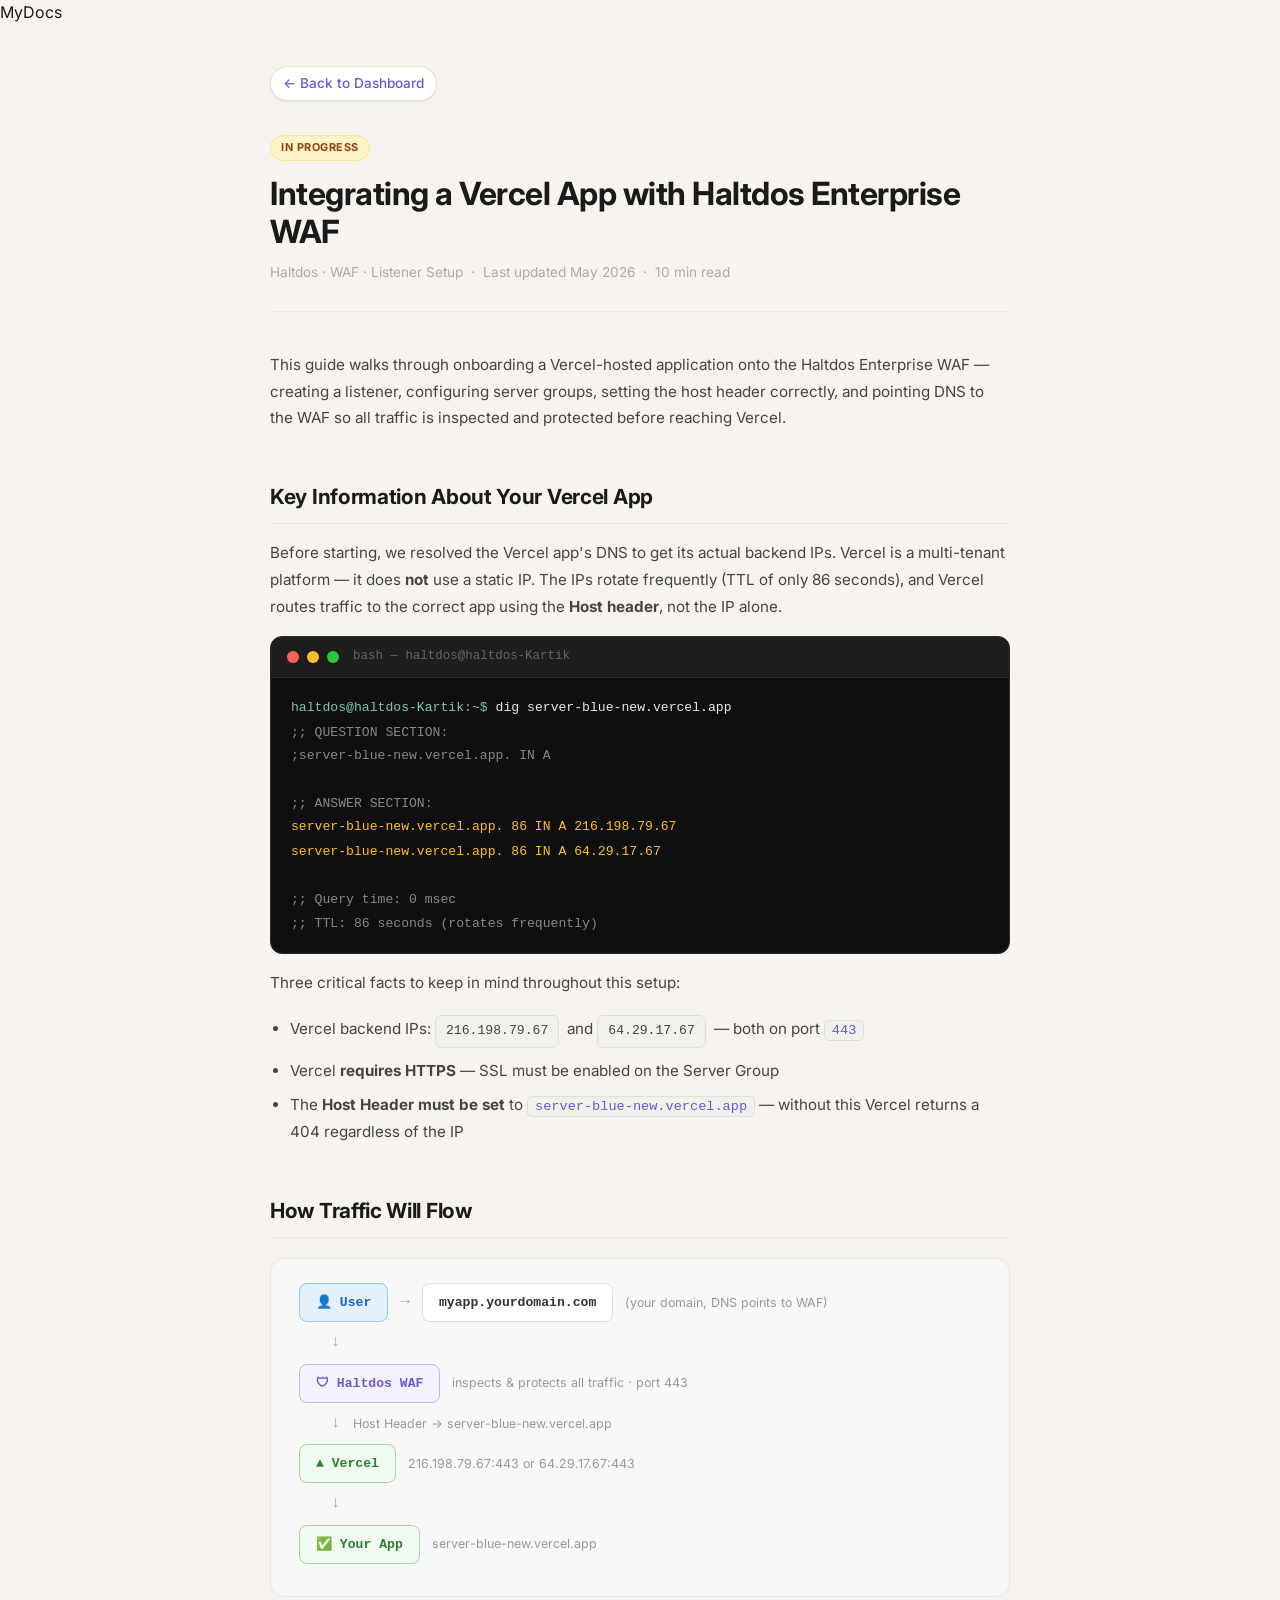
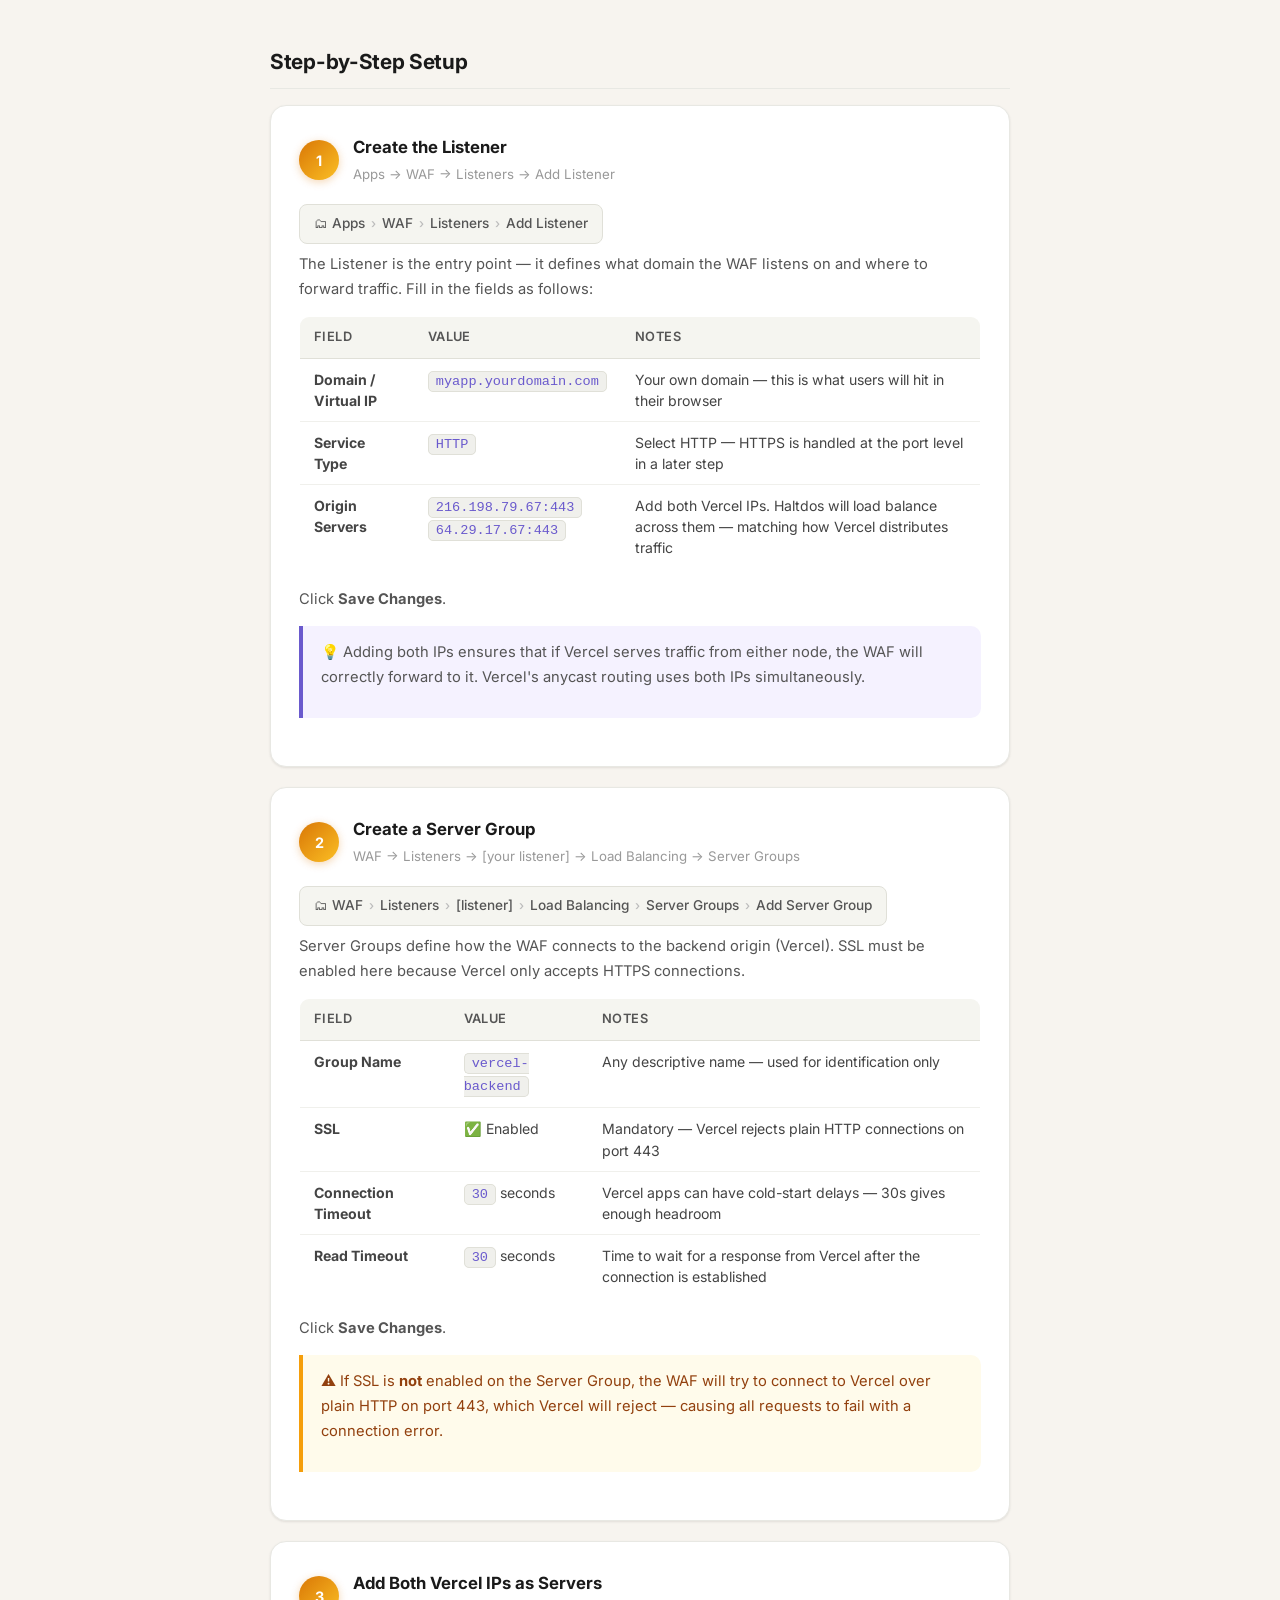
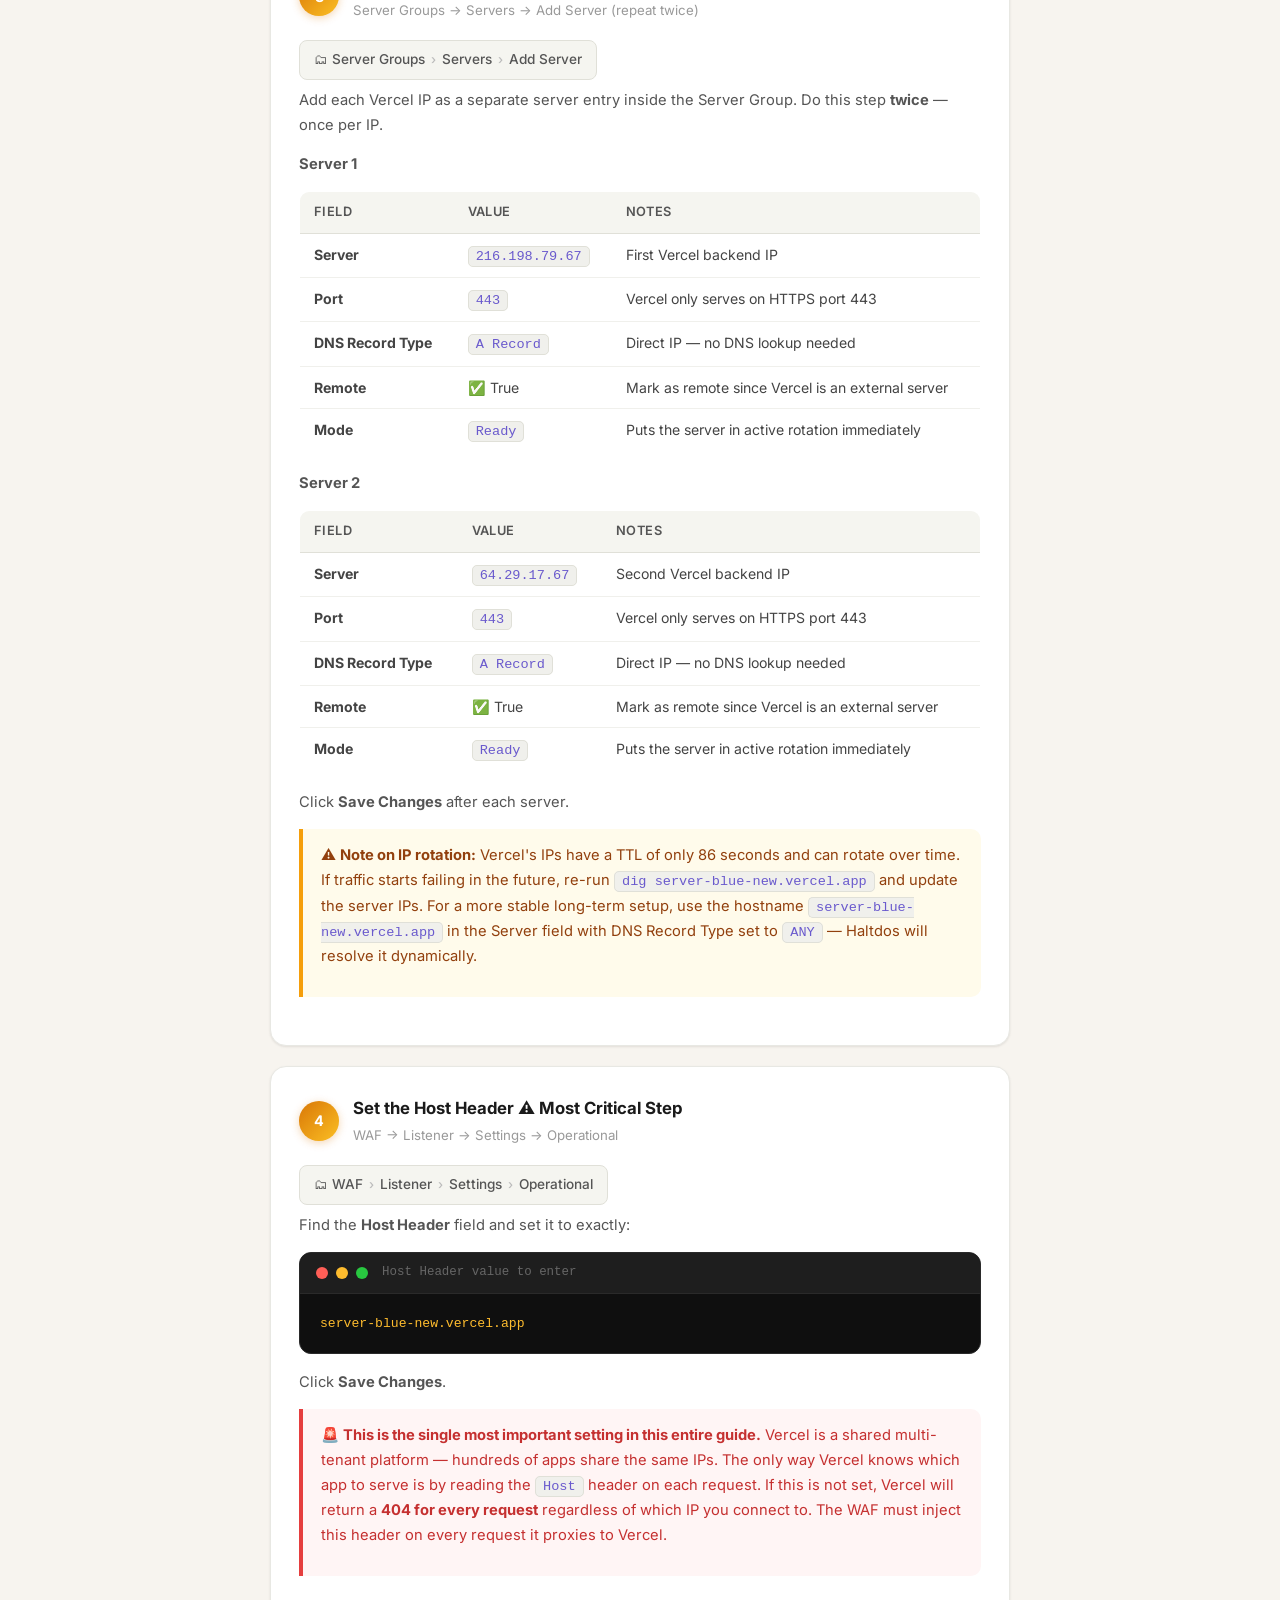
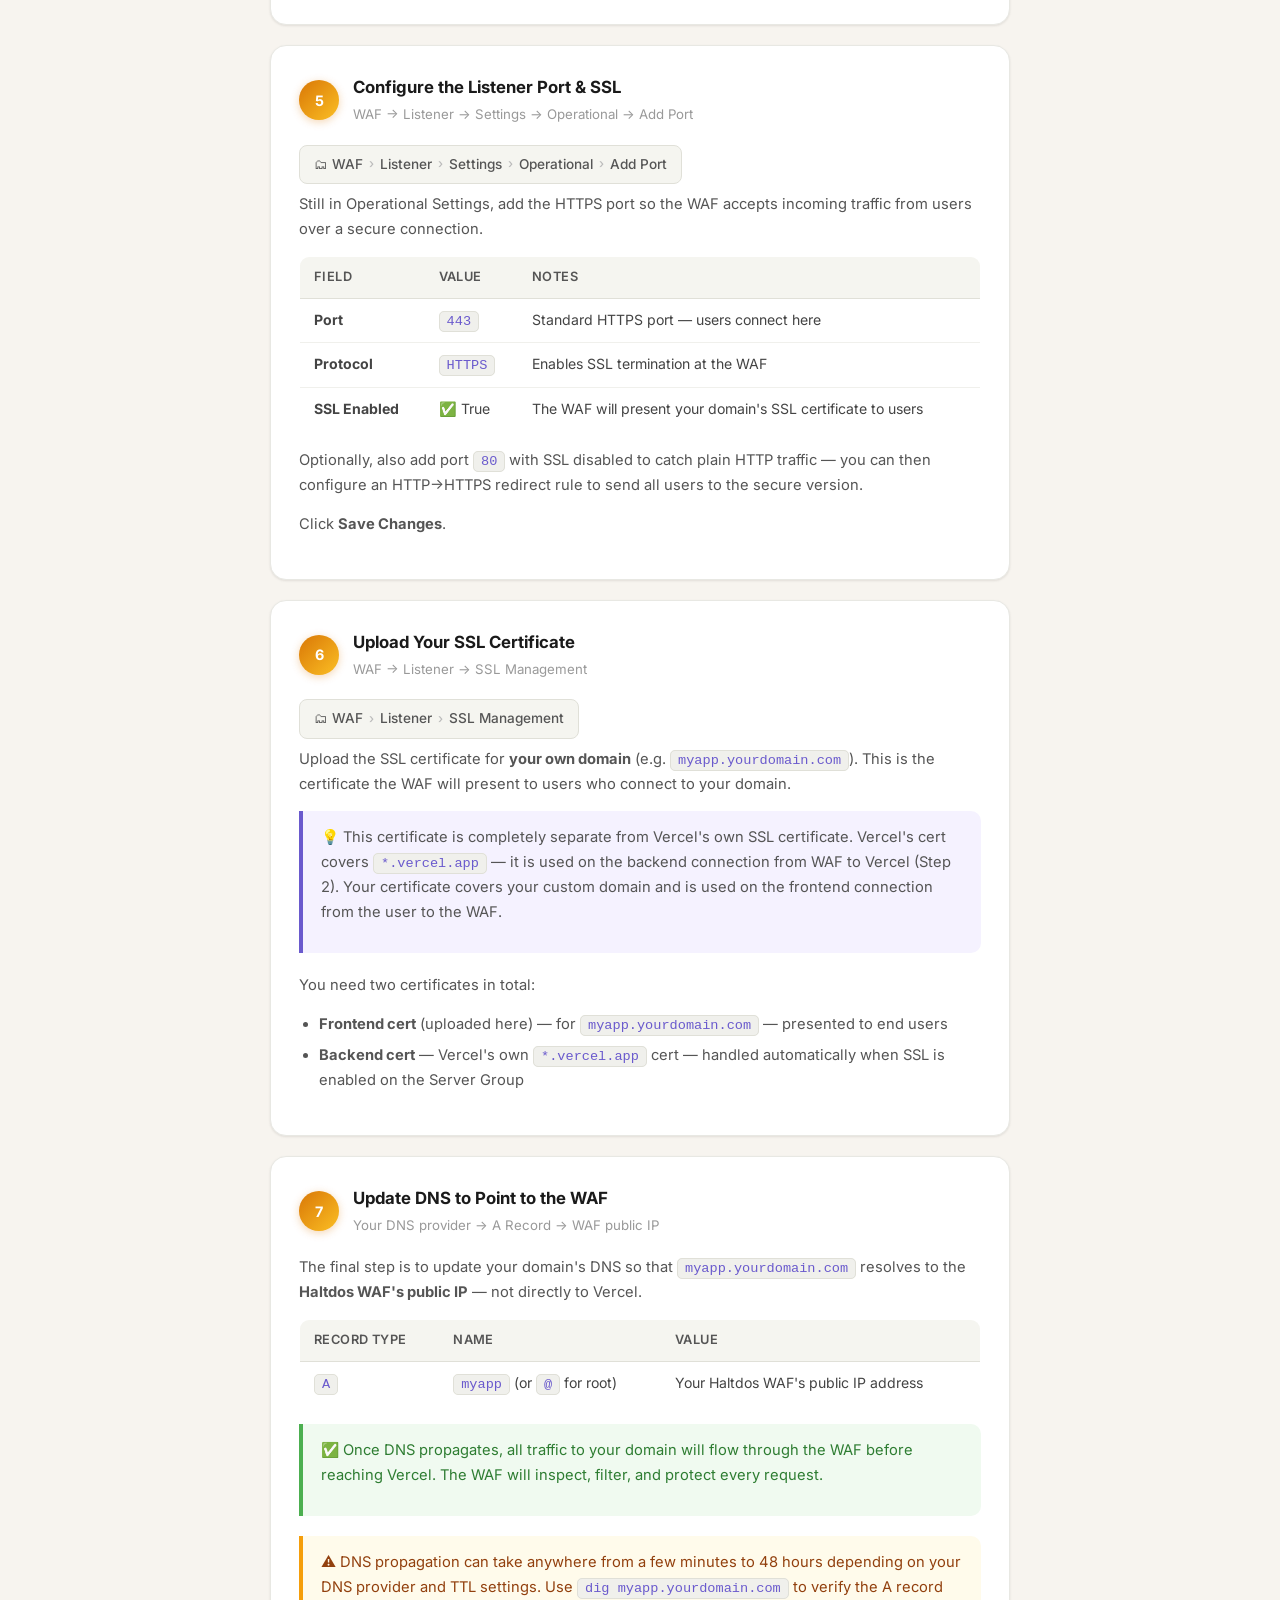
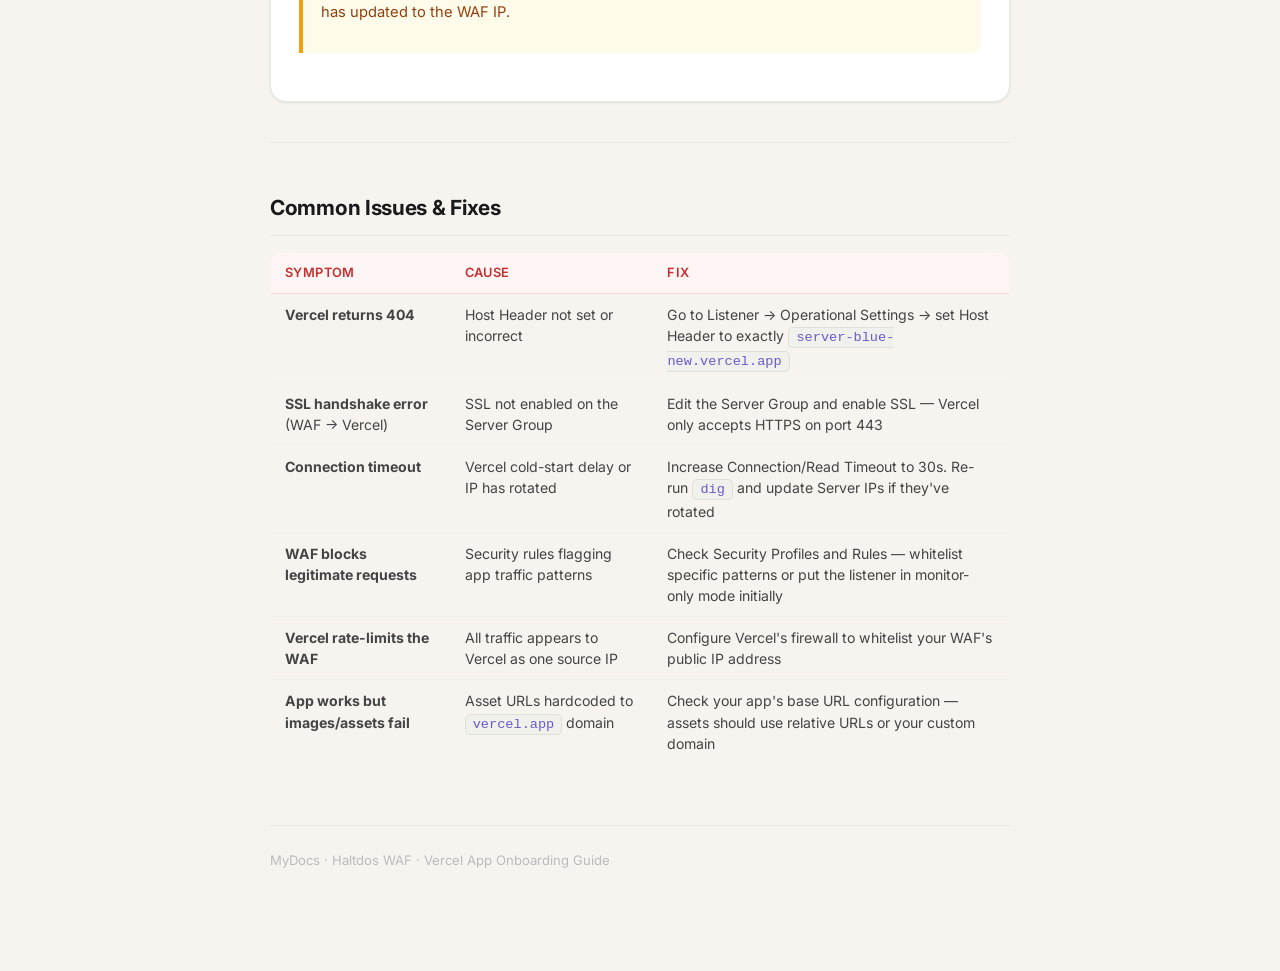
<file: docs/vercel-waf-onboarding.html>
<!DOCTYPE html>
<html lang="en">

<head>
    <meta charset="UTF-8" />
    <meta name="viewport" content="width=device-width, initial-scale=1.0" />
    <title>Vercel App on Haltdos WAF · MyDocs</title>
    <link rel="stylesheet" href="../style.css" />
    <style>
        .doc-wrapper {
            max-width: 820px;
            margin: 0 auto;
            padding: 40px 40px 100px;
        }

        .back-btn {
            display: inline-flex;
            align-items: center;
            gap: 6px;
            font-size: 0.85rem;
            font-weight: 500;
            color: #6a5acd;
            text-decoration: none;
            margin-bottom: 32px;
            transition: gap 0.2s;
        }

        .back-btn:hover {
            gap: 10px;
        }

        .doc-header {
            margin-bottom: 40px;
            padding-bottom: 28px;
            border-bottom: 1px solid #e8e8e3;
        }

        .doc-header .tag {
            margin-bottom: 14px;
            display: inline-block;
        }

        .doc-header h1 {
            font-size: 2rem;
            font-weight: 700;
            letter-spacing: -0.5px;
            color: #1a1a1a;
            margin-bottom: 10px;
        }

        .doc-header .doc-meta {
            font-size: 0.85rem;
            color: #aaa;
        }

        .doc-content h2 {
            font-size: 1.3rem;
            font-weight: 700;
            color: #1a1a1a;
            margin: 48px 0 16px;
            padding-bottom: 10px;
            border-bottom: 1px solid #e8e8e3;
            letter-spacing: -0.3px;
        }

        .doc-content p {
            font-size: 0.95rem;
            color: #444;
            line-height: 1.75;
            margin-bottom: 16px;
        }

        .doc-content ul,
        .doc-content ol {
            padding-left: 20px;
            margin-bottom: 16px;
        }

        .doc-content li {
            font-size: 0.95rem;
            color: #444;
            line-height: 1.75;
            margin-bottom: 8px;
        }

        .doc-content code {
            background-color: #f0f0ec;
            border: 1px solid #e0e0d8;
            border-radius: 5px;
            padding: 2px 7px;
            font-size: 0.85rem;
            font-family: 'Courier New', monospace;
            color: #6a5acd;
        }

        .doc-content hr {
            border: none;
            border-top: 1px solid #e8e8e3;
            margin: 40px 0;
        }

        /* ── Callouts ── */
        .callout {
            background-color: #f5f2ff;
            border-left: 4px solid #6a5acd;
            border-radius: 0 10px 10px 0;
            padding: 14px 18px;
            margin-bottom: 20px;
        }

        .callout p {
            margin: 0;
            font-size: 0.9rem;
            color: #4a3f8f;
        }

        .callout.warning {
            background-color: #fffbeb;
            border-left: 4px solid #f59e0b;
        }

        .callout.warning p {
            color: #92400e;
        }

        .callout.success {
            background-color: #f0faf0;
            border-left: 4px solid #4caf50;
        }

        .callout.success p {
            color: #2e7d32;
        }

        .callout.danger {
            background-color: #fff5f5;
            border-left: 4px solid #e53e3e;
        }

        .callout.danger p {
            color: #c53030;
        }

        /* ── Nav path ── */
        .nav-path {
            display: inline-flex;
            align-items: center;
            gap: 6px;
            background-color: #f5f5f0;
            border: 1px solid #e0e0d8;
            border-radius: 8px;
            padding: 8px 14px;
            font-size: 0.85rem;
            font-weight: 500;
            color: #555;
            margin-bottom: 8px;
        }

        .nav-path span {
            color: #bbb;
            font-size: 0.8rem;
        }

        /* ── Step card ── */
        .step-card {
            background-color: #ffffff;
            border: 1px solid #e8e8e3;
            border-radius: 16px;
            padding: 28px;
            margin-bottom: 20px;
            transition: box-shadow 0.2s;
        }

        .step-card:hover {
            box-shadow: 0 6px 24px rgba(0, 0, 0, 0.07);
        }

        .step-header {
            display: flex;
            align-items: center;
            gap: 14px;
            margin-bottom: 18px;
        }

        .step-number {
            min-width: 40px;
            height: 40px;
            background-color: #6a5acd;
            color: #fff;
            border-radius: 50%;
            display: flex;
            align-items: center;
            justify-content: center;
            font-size: 0.9rem;
            font-weight: 700;
            flex-shrink: 0;
        }

        .step-header h3 {
            font-size: 1.05rem;
            font-weight: 700;
            color: #1a1a1a;
            margin: 0 0 2px 0;
        }

        .step-header p {
            font-size: 0.83rem;
            color: #999;
            margin: 0;
        }

        .step-body p {
            font-size: 0.92rem;
            color: #555;
            line-height: 1.7;
            margin-bottom: 14px;
        }

        .step-body ul,
        .step-body ol {
            padding-left: 20px;
            margin: 8px 0 14px;
        }

        .step-body li {
            font-size: 0.92rem;
            color: #555;
            line-height: 1.7;
            margin-bottom: 6px;
        }

        .step-body code {
            background-color: #f0f0ec;
            border: 1px solid #e0e0d8;
            border-radius: 5px;
            padding: 2px 7px;
            font-size: 0.85rem;
            font-family: 'Courier New', monospace;
            color: #6a5acd;
        }

        /* ── Config table ── */
        .config-table {
            width: 100%;
            border-collapse: collapse;
            margin: 14px 0 18px;
            font-size: 0.88rem;
            border-radius: 10px;
            overflow: hidden;
            border: 1px solid #e8e8e3;
        }

        .config-table thead tr {
            background-color: #f5f5f0;
        }

        .config-table th {
            text-align: left;
            padding: 10px 14px;
            font-weight: 600;
            color: #555;
            font-size: 0.8rem;
            text-transform: uppercase;
            letter-spacing: 0.4px;
            border-bottom: 1px solid #e0e0d8;
        }

        .config-table td {
            padding: 10px 14px;
            border-bottom: 1px solid #f0f0ec;
            color: #444;
            vertical-align: top;
        }

        .config-table tr:last-child td {
            border-bottom: none;
        }

        .config-table tr:hover td {
            background-color: #fafaf8;
        }

        /* ── Terminal ── */
        .terminal {
            background-color: #0f0f0f;
            border-radius: 12px;
            overflow: hidden;
            margin: 12px 0 16px;
            border: 1px solid #2a2a2a;
        }

        .terminal-bar {
            background-color: #1e1e1e;
            padding: 10px 16px;
            display: flex;
            align-items: center;
            gap: 8px;
            border-bottom: 1px solid #2a2a2a;
        }

        .terminal-dot {
            width: 12px;
            height: 12px;
            border-radius: 50%;
        }

        .terminal-dot.red {
            background-color: #ff5f57;
        }

        .terminal-dot.amber {
            background-color: #febc2e;
        }

        .terminal-dot.green {
            background-color: #28c840;
        }

        .terminal-title {
            font-size: 0.78rem;
            color: #666;
            margin-left: 6px;
            font-family: 'Courier New', monospace;
        }

        .terminal-body {
            padding: 18px 20px;
            font-family: 'Courier New', monospace;
            font-size: 0.82rem;
            line-height: 1.8;
            overflow-x: auto;
        }

        .t-line {
            display: block;
            margin-bottom: 1px;
        }

        .t-prompt {
            color: #7ec8a4;
        }

        .t-cmd {
            color: #e8e8e3;
        }

        .t-output {
            color: #888;
            display: block;
        }

        .t-highlight {
            color: #febc2e;
        }

        .t-comment {
            color: #555;
            font-style: italic;
        }

        .t-section {
            color: #6a9fd8;
            display: block;
            margin-top: 6px;
        }

        /* ── Traffic flow diagram ── */
        .flow-diagram {
            background-color: #f8f8f6;
            border: 1px solid #e8e8e3;
            border-radius: 14px;
            padding: 24px 28px;
            margin: 20px 0;
            font-family: 'Courier New', monospace;
            font-size: 0.85rem;
        }

        .flow-row {
            display: flex;
            align-items: center;
            gap: 12px;
            margin-bottom: 8px;
        }

        .flow-box {
            background-color: #ffffff;
            border: 1px solid #e0e0d8;
            border-radius: 8px;
            padding: 8px 16px;
            font-size: 0.82rem;
            font-weight: 600;
            color: #333;
            white-space: nowrap;
        }

        .flow-box.waf {
            background-color: #f5f2ff;
            border-color: #c4b5f5;
            color: #6a5acd;
        }

        .flow-box.vercel {
            background-color: #f0faf0;
            border-color: #a8d5a8;
            color: #2e7d32;
        }

        .flow-box.user {
            background-color: #e3f2fd;
            border-color: #90caf9;
            color: #1565c0;
        }

        .flow-arrow {
            color: #aaa;
            font-size: 1rem;
        }

        .flow-label {
            font-size: 0.78rem;
            color: #999;
            font-family: 'Inter', sans-serif;
        }

        /* ── IP badge ── */
        .ip-badge {
            display: inline-flex;
            align-items: center;
            gap: 6px;
            background-color: #f0f0ec;
            border: 1px solid #e0e0d8;
            border-radius: 6px;
            padding: 4px 10px;
            font-family: 'Courier New', monospace;
            font-size: 0.82rem;
            color: #444;
            margin: 2px 4px 2px 0;
        }

        /* ── Gotcha table ── */
        .gotcha-table {
            width: 100%;
            border-collapse: collapse;
            margin: 14px 0 0;
            font-size: 0.88rem;
            border-radius: 10px;
            overflow: hidden;
            border: 1px solid #e8e8e3;
        }

        .gotcha-table thead tr {
            background-color: #fff5f5;
        }

        .gotcha-table th {
            text-align: left;
            padding: 10px 14px;
            font-weight: 600;
            color: #c53030;
            font-size: 0.8rem;
            text-transform: uppercase;
            letter-spacing: 0.4px;
            border-bottom: 1px solid #fed7d7;
        }

        .gotcha-table td {
            padding: 10px 14px;
            border-bottom: 1px solid #f0f0ec;
            color: #444;
            vertical-align: top;
        }

        .gotcha-table tr:last-child td {
            border-bottom: none;
        }

        .gotcha-table tr:hover td {
            background-color: #fffafa;
        }

        .doc-footer {
            margin-top: 60px;
            padding-top: 24px;
            border-top: 1px solid #e8e8e3;
            font-size: 0.82rem;
            color: #bbb;
        }
    </style>
</head>

<body>

    <nav class="navbar">
        <div class="logo">My<span>Docs</span></div>
    </nav>

    <div class="doc-wrapper">

        <a class="back-btn" href="../index.html">← Back to Dashboard</a>

        <div class="doc-header">
            <span class="tag in-progress">In Progress</span>
            <h1>Integrating a Vercel App with Haltdos Enterprise WAF</h1>
            <div class="doc-meta">Haltdos · WAF · Listener Setup &nbsp;·&nbsp; Last updated May 2026 &nbsp;·&nbsp; 10
                min read</div>
        </div>

        <div class="doc-content">

            <p>
                This guide walks through onboarding a Vercel-hosted application onto the
                Haltdos Enterprise WAF — creating a listener, configuring server groups,
                setting the host header correctly, and pointing DNS to the WAF so all
                traffic is inspected and protected before reaching Vercel.
            </p>

            <!-- ── KEY INFO ── -->
            <h2>Key Information About Your Vercel App</h2>

            <p>
                Before starting, we resolved the Vercel app's DNS to get its actual backend IPs.
                Vercel is a multi-tenant platform — it does <strong>not</strong> use a static IP.
                The IPs rotate frequently (TTL of only 86 seconds), and Vercel routes traffic
                to the correct app using the <strong>Host header</strong>, not the IP alone.
            </p>

            <div class="terminal">
                <div class="terminal-bar">
                    <div class="terminal-dot red"></div>
                    <div class="terminal-dot amber"></div>
                    <div class="terminal-dot green"></div>
                    <span class="terminal-title">bash — haltdos@haltdos-Kartik</span>
                </div>
                <div class="terminal-body">
                    <span class="t-line"><span class="t-prompt">haltdos@haltdos-Kartik:~$</span> <span class="t-cmd">dig
                            server-blue-new.vercel.app</span></span>
                    <span class="t-output">;; QUESTION SECTION:</span>
                    <span class="t-output">;server-blue-new.vercel.app. IN A</span>
                    <span class="t-output">&nbsp;</span>
                    <span class="t-output">;; ANSWER SECTION:</span>
                    <span class="t-line"><span class="t-highlight">server-blue-new.vercel.app. 86 IN A
                            216.198.79.67</span></span>
                    <span class="t-line"><span class="t-highlight">server-blue-new.vercel.app. 86 IN A
                            64.29.17.67</span></span>
                    <span class="t-output">&nbsp;</span>
                    <span class="t-output">;; Query time: 0 msec</span>
                    <span class="t-output">;; TTL: 86 seconds (rotates frequently)</span>
                </div>
            </div>

            <p>Three critical facts to keep in mind throughout this setup:</p>
            <ul>
                <li>Vercel backend IPs: <span class="ip-badge">216.198.79.67</span> and <span
                        class="ip-badge">64.29.17.67</span> — both on port <code>443</code></li>
                <li>Vercel <strong>requires HTTPS</strong> — SSL must be enabled on the Server Group</li>
                <li>The <strong>Host Header must be set</strong> to <code>server-blue-new.vercel.app</code> — without
                    this Vercel returns a 404 regardless of the IP</li>
            </ul>

            <!-- ── TRAFFIC FLOW ── -->
            <h2>How Traffic Will Flow</h2>

            <div class="flow-diagram">
                <div class="flow-row">
                    <div class="flow-box user">👤 User</div>
                    <div class="flow-arrow">→</div>
                    <div class="flow-box">myapp.yourdomain.com</div>
                    <div class="flow-label">(your domain, DNS points to WAF)</div>
                </div>
                <div class="flow-row" style="margin-left: 32px;">
                    <div class="flow-arrow">↓</div>
                </div>
                <div class="flow-row">
                    <div class="flow-box waf">🛡 Haltdos WAF</div>
                    <div class="flow-label">inspects &amp; protects all traffic · port 443</div>
                </div>
                <div class="flow-row" style="margin-left: 32px;">
                    <div class="flow-arrow">↓</div>
                    <div class="flow-label">Host Header → server-blue-new.vercel.app</div>
                </div>
                <div class="flow-row">
                    <div class="flow-box vercel">▲ Vercel</div>
                    <div class="flow-label">216.198.79.67:443 or 64.29.17.67:443</div>
                </div>
                <div class="flow-row" style="margin-left: 32px;">
                    <div class="flow-arrow">↓</div>
                </div>
                <div class="flow-row">
                    <div class="flow-box vercel">✅ Your App</div>
                    <div class="flow-label">server-blue-new.vercel.app</div>
                </div>
            </div>

            <!-- ── STEPS ── -->
            <h2>Step-by-Step Setup</h2>

            <!-- STEP 1 -->
            <div class="step-card">
                <div class="step-header">
                    <div class="step-number">1</div>
                    <div>
                        <h3>Create the Listener</h3>
                        <p>Apps → WAF → Listeners → Add Listener</p>
                    </div>
                </div>
                <div class="step-body">
                    <div class="nav-path">🗂 Apps <span>›</span> WAF <span>›</span> Listeners <span>›</span> Add
                        Listener</div>
                    <p>The Listener is the entry point — it defines what domain the WAF listens on and where to forward
                        traffic. Fill in the fields as follows:</p>

                    <table class="config-table">
                        <thead>
                            <tr>
                                <th>Field</th>
                                <th>Value</th>
                                <th>Notes</th>
                            </tr>
                        </thead>
                        <tbody>
                            <tr>
                                <td><strong>Domain / Virtual IP</strong></td>
                                <td><code>myapp.yourdomain.com</code></td>
                                <td>Your own domain — this is what users will hit in their browser</td>
                            </tr>
                            <tr>
                                <td><strong>Service Type</strong></td>
                                <td><code>HTTP</code></td>
                                <td>Select HTTP — HTTPS is handled at the port level in a later step</td>
                            </tr>
                            <tr>
                                <td><strong>Origin Servers</strong></td>
                                <td><code>216.198.79.67:443</code><br /><code>64.29.17.67:443</code></td>
                                <td>Add both Vercel IPs. Haltdos will load balance across them — matching how Vercel
                                    distributes traffic</td>
                            </tr>
                        </tbody>
                    </table>

                    <p>Click <strong>Save Changes</strong>.</p>

                    <div class="callout">
                        <p>💡 Adding both IPs ensures that if Vercel serves traffic from either node, the WAF will
                            correctly forward to it. Vercel's anycast routing uses both IPs simultaneously.</p>
                    </div>
                </div>
            </div>

            <!-- STEP 2 -->
            <div class="step-card">
                <div class="step-header">
                    <div class="step-number">2</div>
                    <div>
                        <h3>Create a Server Group</h3>
                        <p>WAF → Listeners → [your listener] → Load Balancing → Server Groups</p>
                    </div>
                </div>
                <div class="step-body">
                    <div class="nav-path">🗂 WAF <span>›</span> Listeners <span>›</span> [listener] <span>›</span> Load
                        Balancing <span>›</span> Server Groups <span>›</span> Add Server Group</div>
                    <p>Server Groups define how the WAF connects to the backend origin (Vercel). SSL must be enabled
                        here because Vercel only accepts HTTPS connections.</p>

                    <table class="config-table">
                        <thead>
                            <tr>
                                <th>Field</th>
                                <th>Value</th>
                                <th>Notes</th>
                            </tr>
                        </thead>
                        <tbody>
                            <tr>
                                <td><strong>Group Name</strong></td>
                                <td><code>vercel-backend</code></td>
                                <td>Any descriptive name — used for identification only</td>
                            </tr>
                            <tr>
                                <td><strong>SSL</strong></td>
                                <td>✅ Enabled</td>
                                <td>Mandatory — Vercel rejects plain HTTP connections on port 443</td>
                            </tr>
                            <tr>
                                <td><strong>Connection Timeout</strong></td>
                                <td><code>30</code> seconds</td>
                                <td>Vercel apps can have cold-start delays — 30s gives enough headroom</td>
                            </tr>
                            <tr>
                                <td><strong>Read Timeout</strong></td>
                                <td><code>30</code> seconds</td>
                                <td>Time to wait for a response from Vercel after the connection is established</td>
                            </tr>
                        </tbody>
                    </table>

                    <p>Click <strong>Save Changes</strong>.</p>

                    <div class="callout warning">
                        <p>⚠️ If SSL is <strong>not</strong> enabled on the Server Group, the WAF will try to connect to
                            Vercel over plain HTTP on port 443, which Vercel will reject — causing all requests to fail
                            with a connection error.</p>
                    </div>
                </div>
            </div>

            <!-- STEP 3 -->
            <div class="step-card">
                <div class="step-header">
                    <div class="step-number">3</div>
                    <div>
                        <h3>Add Both Vercel IPs as Servers</h3>
                        <p>Server Groups → Servers → Add Server (repeat twice)</p>
                    </div>
                </div>
                <div class="step-body">
                    <div class="nav-path">🗂 Server Groups <span>›</span> Servers <span>›</span> Add Server</div>
                    <p>Add each Vercel IP as a separate server entry inside the Server Group. Do this step
                        <strong>twice</strong> — once per IP.</p>

                    <p><strong>Server 1</strong></p>
                    <table class="config-table">
                        <thead>
                            <tr>
                                <th>Field</th>
                                <th>Value</th>
                                <th>Notes</th>
                            </tr>
                        </thead>
                        <tbody>
                            <tr>
                                <td><strong>Server</strong></td>
                                <td><code>216.198.79.67</code></td>
                                <td>First Vercel backend IP</td>
                            </tr>
                            <tr>
                                <td><strong>Port</strong></td>
                                <td><code>443</code></td>
                                <td>Vercel only serves on HTTPS port 443</td>
                            </tr>
                            <tr>
                                <td><strong>DNS Record Type</strong></td>
                                <td><code>A Record</code></td>
                                <td>Direct IP — no DNS lookup needed</td>
                            </tr>
                            <tr>
                                <td><strong>Remote</strong></td>
                                <td>✅ True</td>
                                <td>Mark as remote since Vercel is an external server</td>
                            </tr>
                            <tr>
                                <td><strong>Mode</strong></td>
                                <td><code>Ready</code></td>
                                <td>Puts the server in active rotation immediately</td>
                            </tr>
                        </tbody>
                    </table>

                    <p><strong>Server 2</strong></p>
                    <table class="config-table">
                        <thead>
                            <tr>
                                <th>Field</th>
                                <th>Value</th>
                                <th>Notes</th>
                            </tr>
                        </thead>
                        <tbody>
                            <tr>
                                <td><strong>Server</strong></td>
                                <td><code>64.29.17.67</code></td>
                                <td>Second Vercel backend IP</td>
                            </tr>
                            <tr>
                                <td><strong>Port</strong></td>
                                <td><code>443</code></td>
                                <td>Vercel only serves on HTTPS port 443</td>
                            </tr>
                            <tr>
                                <td><strong>DNS Record Type</strong></td>
                                <td><code>A Record</code></td>
                                <td>Direct IP — no DNS lookup needed</td>
                            </tr>
                            <tr>
                                <td><strong>Remote</strong></td>
                                <td>✅ True</td>
                                <td>Mark as remote since Vercel is an external server</td>
                            </tr>
                            <tr>
                                <td><strong>Mode</strong></td>
                                <td><code>Ready</code></td>
                                <td>Puts the server in active rotation immediately</td>
                            </tr>
                        </tbody>
                    </table>

                    <p>Click <strong>Save Changes</strong> after each server.</p>

                    <div class="callout warning">
                        <p>⚠️ <strong>Note on IP rotation:</strong> Vercel's IPs have a TTL of only 86 seconds and can
                            rotate over time. If traffic starts failing in the future, re-run
                            <code>dig server-blue-new.vercel.app</code> and update the server IPs. For a more stable
                            long-term setup, use the hostname <code>server-blue-new.vercel.app</code> in the Server
                            field with DNS Record Type set to <code>ANY</code> — Haltdos will resolve it dynamically.
                        </p>
                    </div>
                </div>
            </div>

            <!-- STEP 4 -->
            <div class="step-card">
                <div class="step-header">
                    <div class="step-number">4</div>
                    <div>
                        <h3>Set the Host Header ⚠️ Most Critical Step</h3>
                        <p>WAF → Listener → Settings → Operational</p>
                    </div>
                </div>
                <div class="step-body">
                    <div class="nav-path">🗂 WAF <span>›</span> Listener <span>›</span> Settings <span>›</span>
                        Operational</div>

                    <p>Find the <strong>Host Header</strong> field and set it to exactly:</p>

                    <div class="terminal">
                        <div class="terminal-bar">
                            <div class="terminal-dot red"></div>
                            <div class="terminal-dot amber"></div>
                            <div class="terminal-dot green"></div>
                            <span class="terminal-title">Host Header value to enter</span>
                        </div>
                        <div class="terminal-body">
                            <span class="t-highlight">server-blue-new.vercel.app</span>
                        </div>
                    </div>

                    <p>Click <strong>Save Changes</strong>.</p>

                    <div class="callout danger">
                        <p>🚨 <strong>This is the single most important setting in this entire guide.</strong> Vercel is
                            a shared multi-tenant platform — hundreds of apps share the same IPs. The only way Vercel
                            knows which app to serve is by reading the <code>Host</code> header on each request. If this
                            is not set, Vercel will return a <strong>404 for every request</strong> regardless of which
                            IP you connect to. The WAF must inject this header on every request it proxies to Vercel.
                        </p>
                    </div>
                </div>
            </div>

            <!-- STEP 5 -->
            <div class="step-card">
                <div class="step-header">
                    <div class="step-number">5</div>
                    <div>
                        <h3>Configure the Listener Port &amp; SSL</h3>
                        <p>WAF → Listener → Settings → Operational → Add Port</p>
                    </div>
                </div>
                <div class="step-body">
                    <div class="nav-path">🗂 WAF <span>›</span> Listener <span>›</span> Settings <span>›</span>
                        Operational <span>›</span> Add Port</div>
                    <p>Still in Operational Settings, add the HTTPS port so the WAF accepts incoming traffic from users
                        over a secure connection.</p>

                    <table class="config-table">
                        <thead>
                            <tr>
                                <th>Field</th>
                                <th>Value</th>
                                <th>Notes</th>
                            </tr>
                        </thead>
                        <tbody>
                            <tr>
                                <td><strong>Port</strong></td>
                                <td><code>443</code></td>
                                <td>Standard HTTPS port — users connect here</td>
                            </tr>
                            <tr>
                                <td><strong>Protocol</strong></td>
                                <td><code>HTTPS</code></td>
                                <td>Enables SSL termination at the WAF</td>
                            </tr>
                            <tr>
                                <td><strong>SSL Enabled</strong></td>
                                <td>✅ True</td>
                                <td>The WAF will present your domain's SSL certificate to users</td>
                            </tr>
                        </tbody>
                    </table>

                    <p>Optionally, also add port <code>80</code> with SSL disabled to catch plain HTTP traffic — you can
                        then configure an HTTP→HTTPS redirect rule to send all users to the secure version.</p>

                    <p>Click <strong>Save Changes</strong>.</p>
                </div>
            </div>

            <!-- STEP 6 -->
            <div class="step-card">
                <div class="step-header">
                    <div class="step-number">6</div>
                    <div>
                        <h3>Upload Your SSL Certificate</h3>
                        <p>WAF → Listener → SSL Management</p>
                    </div>
                </div>
                <div class="step-body">
                    <div class="nav-path">🗂 WAF <span>›</span> Listener <span>›</span> SSL Management</div>
                    <p>Upload the SSL certificate for <strong>your own domain</strong> (e.g.
                        <code>myapp.yourdomain.com</code>). This is the certificate the WAF will present to users who
                        connect to your domain.</p>

                    <div class="callout">
                        <p>💡 This certificate is completely separate from Vercel's own SSL certificate. Vercel's cert
                            covers <code>*.vercel.app</code> — it is used on the backend connection from WAF to Vercel
                            (Step 2). Your certificate covers your custom domain and is used on the frontend connection
                            from the user to the WAF.</p>
                    </div>

                    <p>You need two certificates in total:</p>
                    <ul>
                        <li><strong>Frontend cert</strong> (uploaded here) — for <code>myapp.yourdomain.com</code> —
                            presented to end users</li>
                        <li><strong>Backend cert</strong> — Vercel's own <code>*.vercel.app</code> cert — handled
                            automatically when SSL is enabled on the Server Group</li>
                    </ul>
                </div>
            </div>

            <!-- STEP 7 -->
            <div class="step-card">
                <div class="step-header">
                    <div class="step-number">7</div>
                    <div>
                        <h3>Update DNS to Point to the WAF</h3>
                        <p>Your DNS provider → A Record → WAF public IP</p>
                    </div>
                </div>
                <div class="step-body">
                    <p>The final step is to update your domain's DNS so that <code>myapp.yourdomain.com</code> resolves
                        to the <strong>Haltdos WAF's public IP</strong> — not directly to Vercel.</p>

                    <table class="config-table">
                        <thead>
                            <tr>
                                <th>Record Type</th>
                                <th>Name</th>
                                <th>Value</th>
                            </tr>
                        </thead>
                        <tbody>
                            <tr>
                                <td><code>A</code></td>
                                <td><code>myapp</code> (or <code>@</code> for root)</td>
                                <td>Your Haltdos WAF's public IP address</td>
                            </tr>
                        </tbody>
                    </table>

                    <div class="callout success">
                        <p>✅ Once DNS propagates, all traffic to your domain will flow through the WAF before reaching
                            Vercel. The WAF will inspect, filter, and protect every request.</p>
                    </div>

                    <div class="callout warning">
                        <p>⚠️ DNS propagation can take anywhere from a few minutes to 48 hours depending on your DNS
                            provider and TTL settings. Use <code>dig myapp.yourdomain.com</code> to verify the A record
                            has updated to the WAF IP.</p>
                    </div>
                </div>
            </div>

            <hr />

            <!-- ── GOTCHAS ── -->
            <h2>Common Issues &amp; Fixes</h2>

            <table class="gotcha-table">
                <thead>
                    <tr>
                        <th>Symptom</th>
                        <th>Cause</th>
                        <th>Fix</th>
                    </tr>
                </thead>
                <tbody>
                    <tr>
                        <td><strong>Vercel returns 404</strong></td>
                        <td>Host Header not set or incorrect</td>
                        <td>Go to Listener → Operational Settings → set Host Header to exactly
                            <code>server-blue-new.vercel.app</code></td>
                    </tr>
                    <tr>
                        <td><strong>SSL handshake error</strong> (WAF → Vercel)</td>
                        <td>SSL not enabled on the Server Group</td>
                        <td>Edit the Server Group and enable SSL — Vercel only accepts HTTPS on port 443</td>
                    </tr>
                    <tr>
                        <td><strong>Connection timeout</strong></td>
                        <td>Vercel cold-start delay or IP has rotated</td>
                        <td>Increase Connection/Read Timeout to 30s. Re-run <code>dig</code> and update Server IPs if
                            they've rotated</td>
                    </tr>
                    <tr>
                        <td><strong>WAF blocks legitimate requests</strong></td>
                        <td>Security rules flagging app traffic patterns</td>
                        <td>Check Security Profiles and Rules — whitelist specific patterns or put the listener in
                            monitor-only mode initially</td>
                    </tr>
                    <tr>
                        <td><strong>Vercel rate-limits the WAF</strong></td>
                        <td>All traffic appears to Vercel as one source IP</td>
                        <td>Configure Vercel's firewall to whitelist your WAF's public IP address</td>
                    </tr>
                    <tr>
                        <td><strong>App works but images/assets fail</strong></td>
                        <td>Asset URLs hardcoded to <code>vercel.app</code> domain</td>
                        <td>Check your app's base URL configuration — assets should use relative URLs or your custom
                            domain</td>
                    </tr>
                </tbody>
            </table>

        </div>

        <div class="doc-footer">
            MyDocs · Haltdos WAF · Vercel App Onboarding Guide
        </div>

    </div>

</body>

</html>
</file>
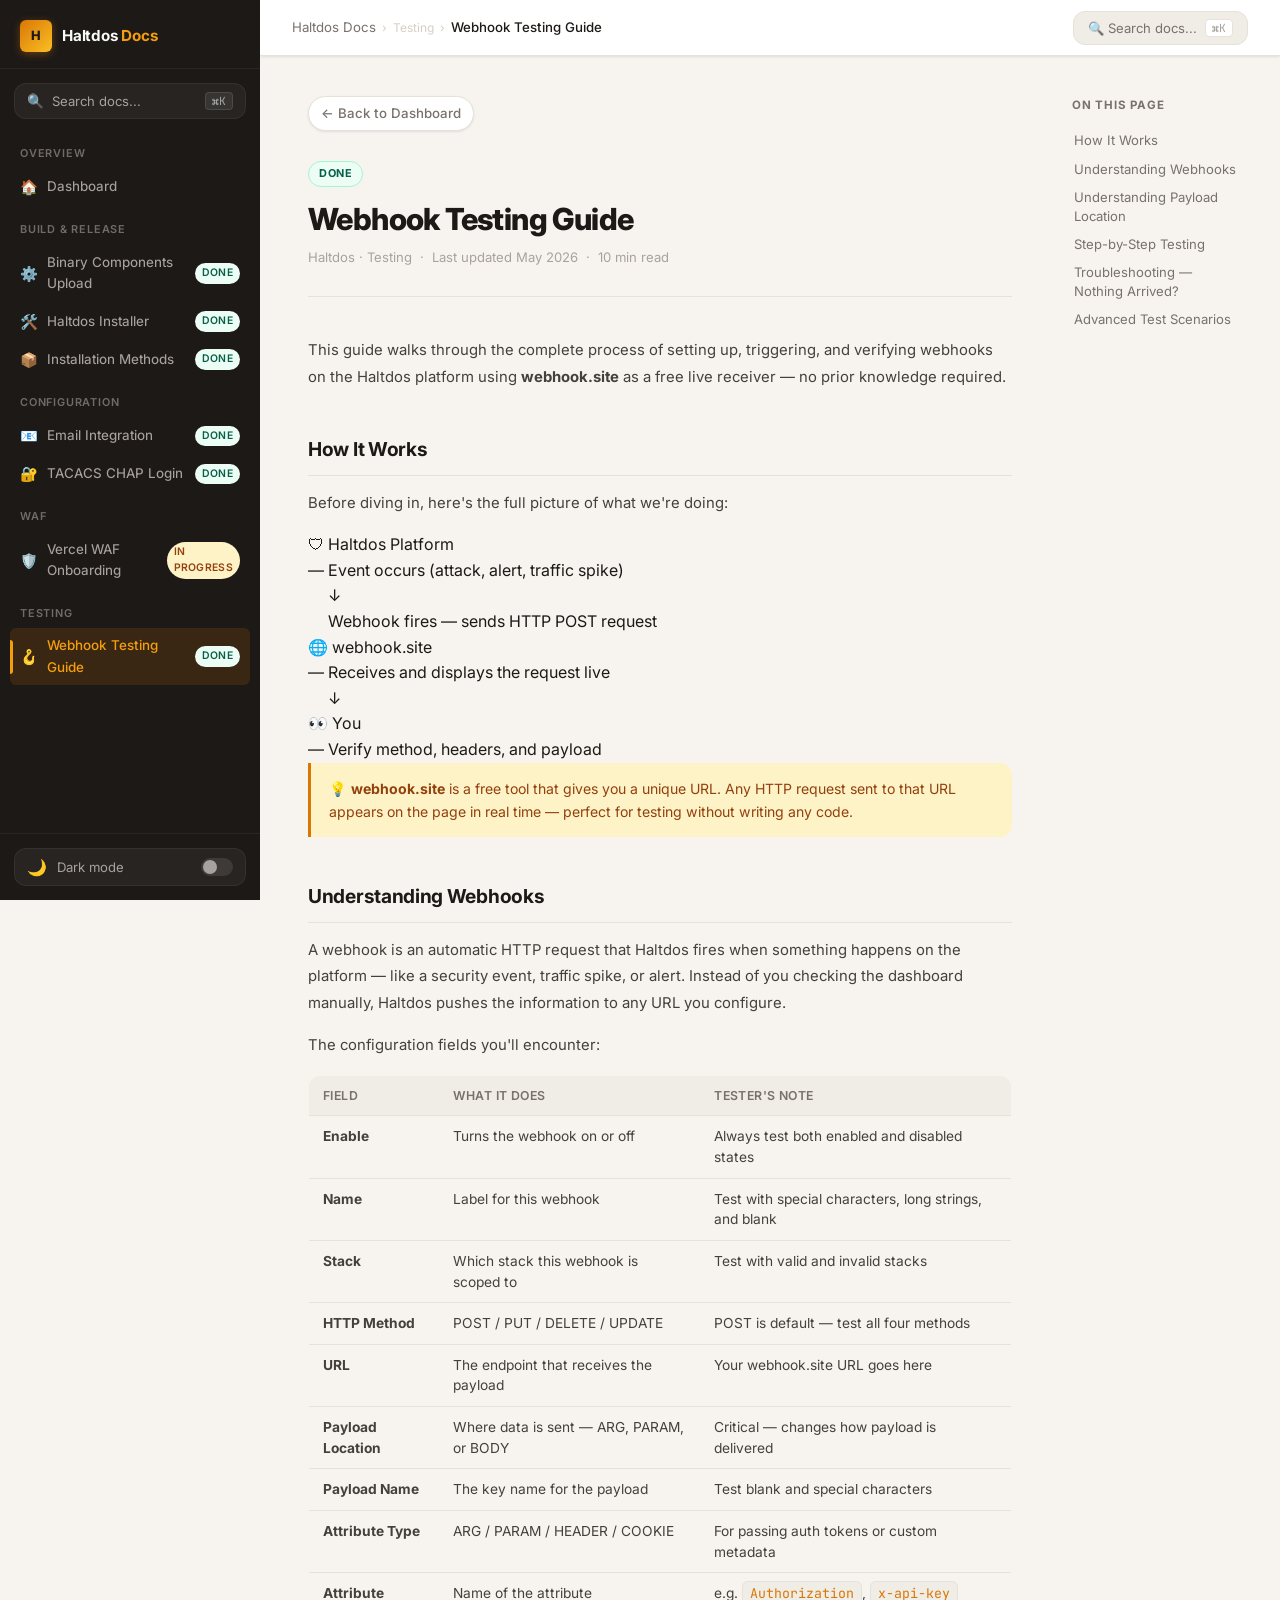
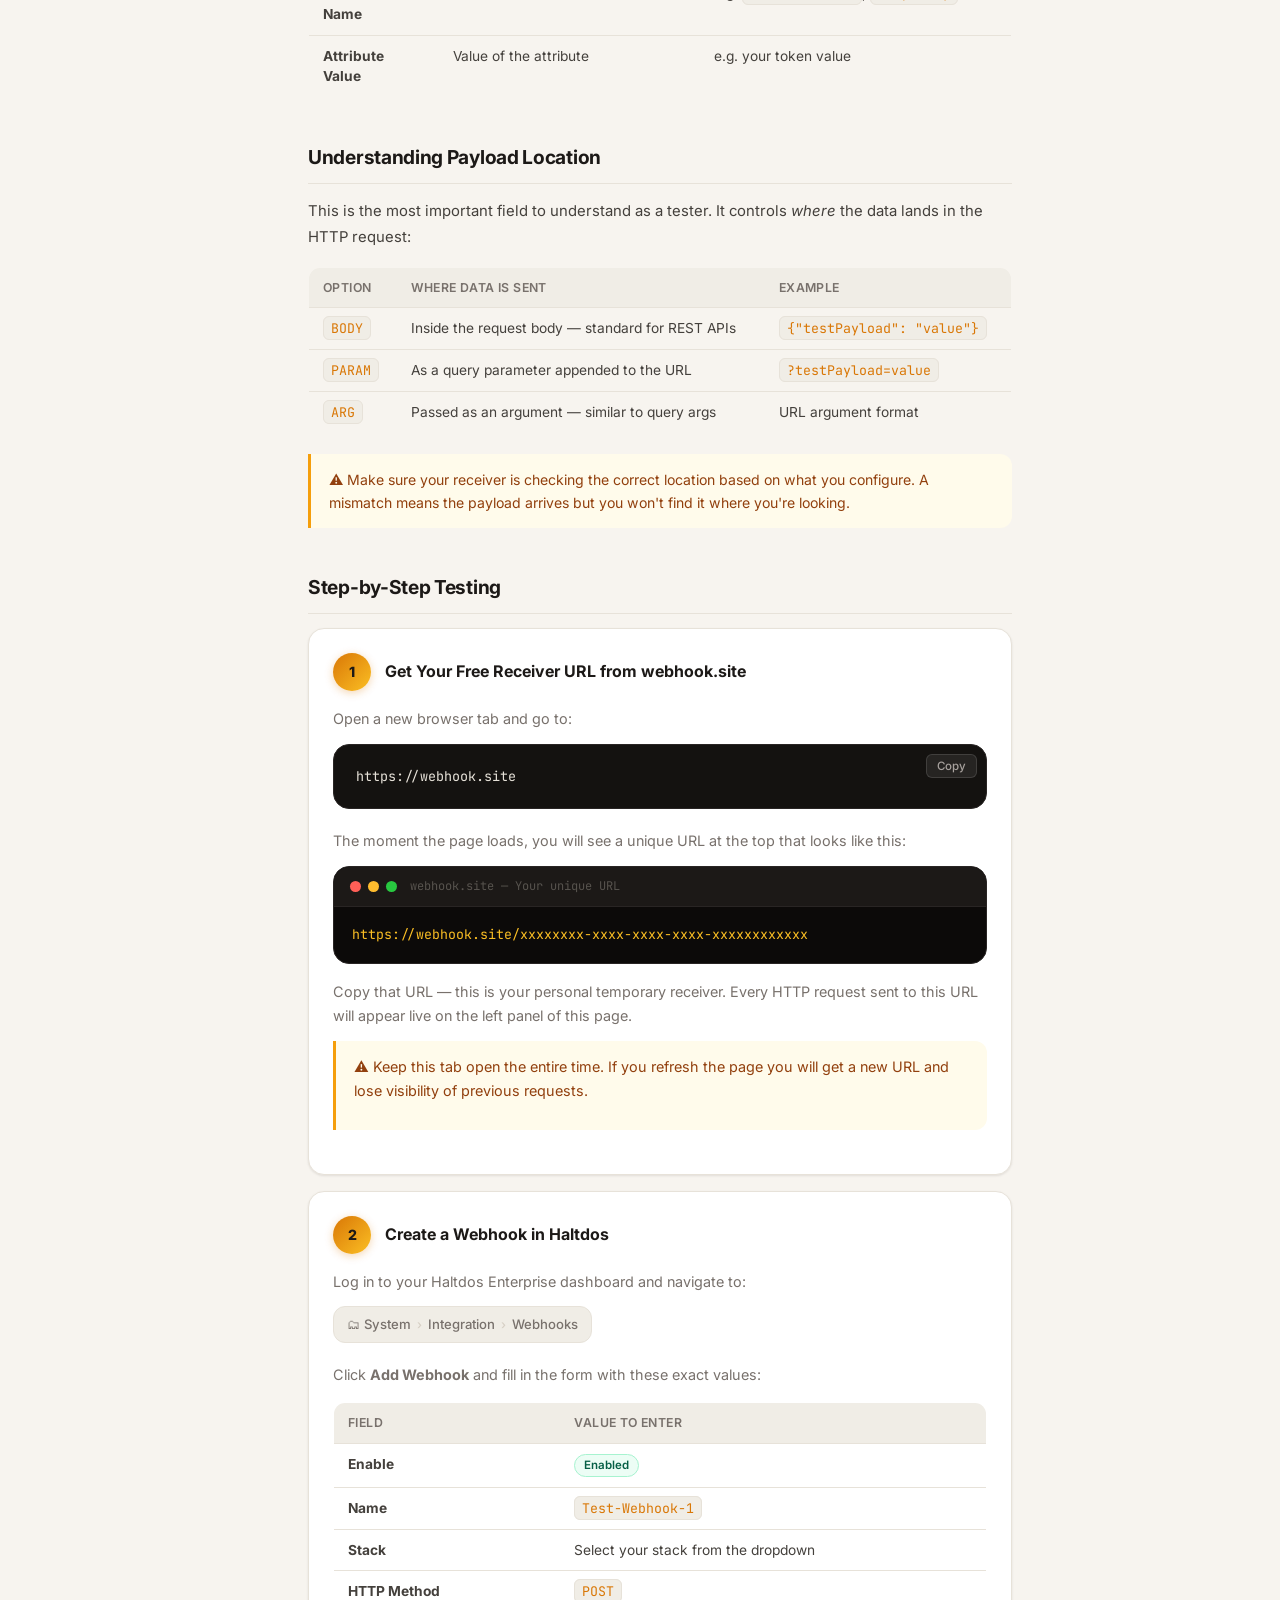
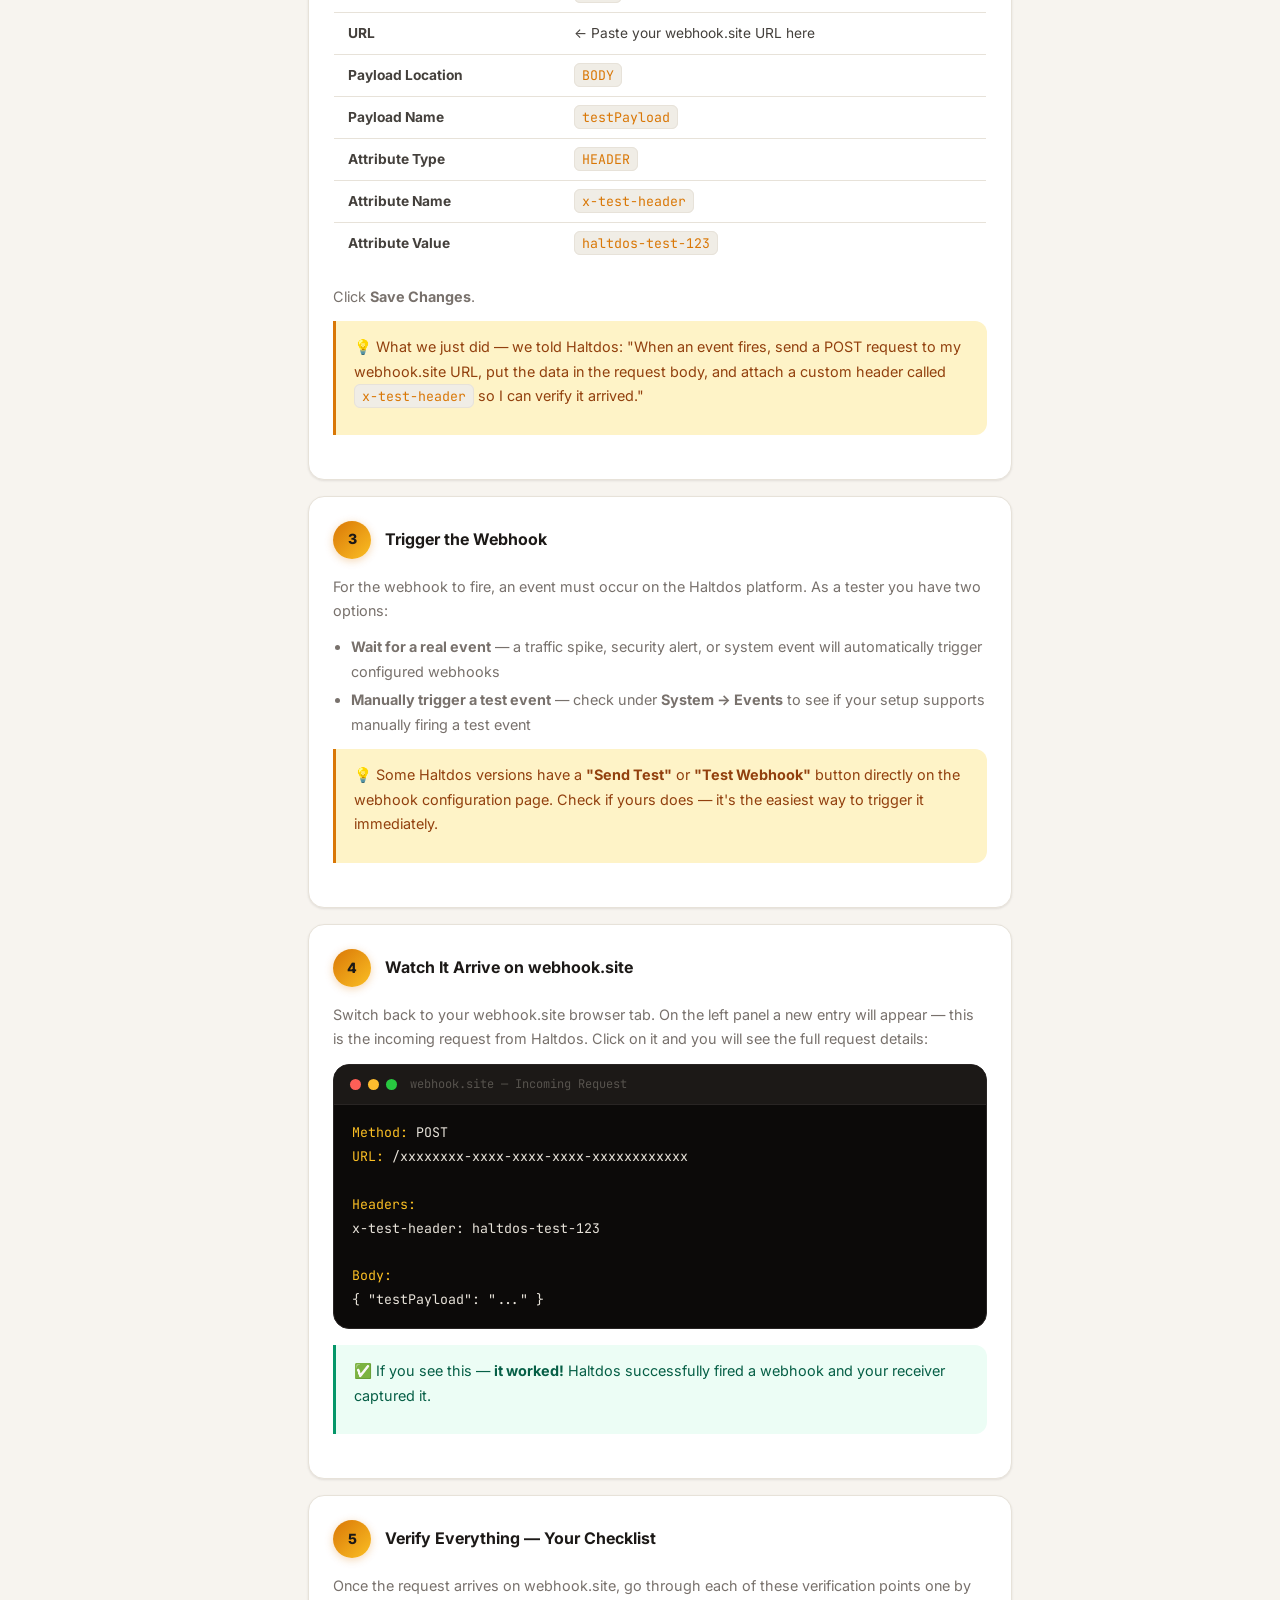
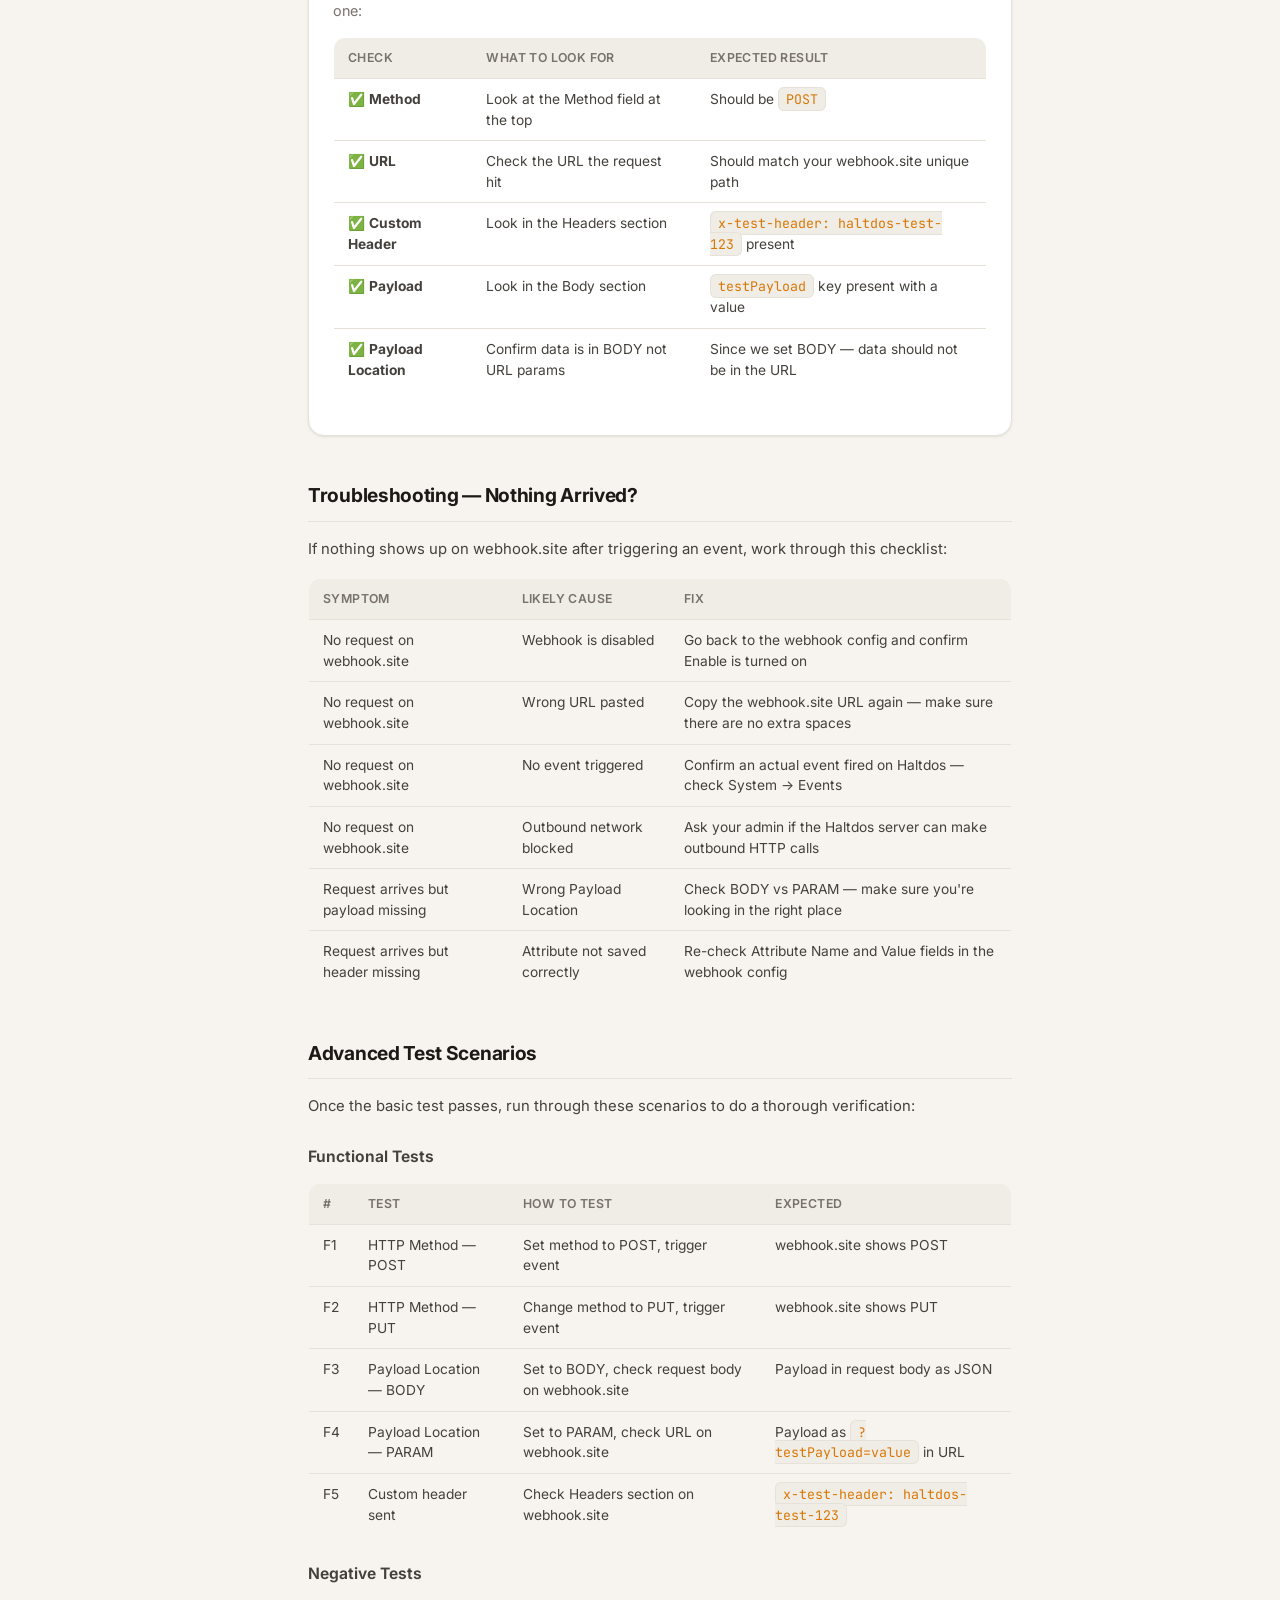
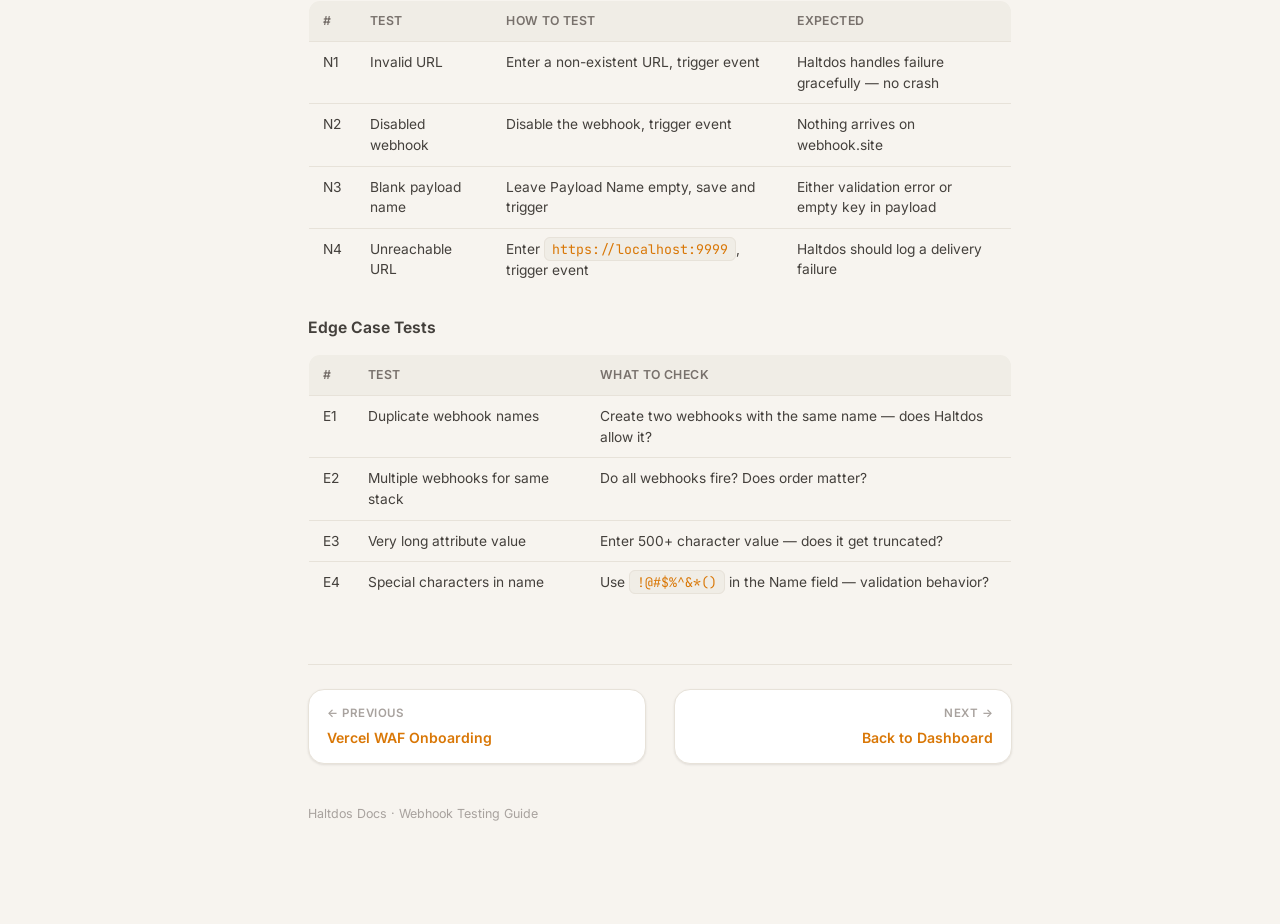
<file: docs/webhook-testing-guide.html>
<!DOCTYPE html>
<html lang="en" data-theme="light">

<head>
    <meta charset="UTF-8" />
    <meta name="viewport" content="width=device-width, initial-scale=1.0" />
    <title>Webhook Testing Guide · Haltdos Docs</title>
    <link rel="stylesheet" href="../style.css" />
</head>

<body>

    <div id="progress-bar"></div>

    <!-- Search Modal -->
    <div class="search-overlay" id="searchOverlay">
        <div class="search-modal">
            <div class="search-input-wrap">
                <span class="search-input-icon">🔍</span>
                <input type="text" class="search-input" id="searchInput" placeholder="Search documentation..."
                    autocomplete="off" />
                <span class="search-esc" id="searchClose">ESC</span>
            </div>
            <div class="search-results" id="searchResults"></div>
            <div class="search-footer">
                <span><kbd>↑</kbd> <kbd>↓</kbd> navigate</span>
                <span><kbd>↵</kbd> open</span>
                <span><kbd>ESC</kbd> close</span>
            </div>
        </div>
    </div>

    <!-- Sidebar -->
    <aside class="sidebar">
        <div class="sidebar-logo">
            <a href="../index.html">
                <div class="logo-mark">H</div>
                <div class="logo-text">Haltdos <span>Docs</span></div>
            </a>
        </div>
        <div class="sidebar-search">
            <button class="sidebar-search-btn" id="sidebarSearchBtn">
                <span class="search-icon">🔍</span>
                Search docs...
                <span class="sidebar-search-kbd">⌘K</span>
            </button>
        </div>
        <nav class="sidebar-nav">
            <div class="nav-section">
                <div class="nav-section-title">Overview</div>
                <a class="nav-item" href="../index.html"><span class="nav-item-icon">🏠</span>Dashboard</a>
            </div>
            <div class="nav-section">
                <div class="nav-section-title">Build & Release</div>
                <a class="nav-item" href="binary-components-upload.html"><span class="nav-item-icon">⚙️</span>Binary
                    Components Upload<span class="nav-item-tag done">Done</span></a>
                <a class="nav-item" href="haltdos-installer.html"><span class="nav-item-icon">🛠️</span>Haltdos
                    Installer<span class="nav-item-tag done">Done</span></a>
                <a class="nav-item" href="installer-methods.html"><span class="nav-item-icon">📦</span>Installation
                    Methods<span class="nav-item-tag done">Done</span></a>
            </div>
            <div class="nav-section">
                <div class="nav-section-title">Configuration</div>
                <a class="nav-item" href="email-integration.html"><span class="nav-item-icon">📧</span>Email
                    Integration<span class="nav-item-tag done">Done</span></a>
                <a class="nav-item" href="tacacs-chap-login.html"><span class="nav-item-icon">🔐</span>TACACS CHAP
                    Login<span class="nav-item-tag done">Done</span></a>
            </div>
            <div class="nav-section">
                <div class="nav-section-title">WAF</div>
                <a class="nav-item" href="vercel-waf-onboarding.html"><span class="nav-item-icon">🛡️</span>Vercel WAF
                    Onboarding<span class="nav-item-tag progress">In Progress</span></a>
            </div>
            <div class="nav-section">
                <div class="nav-section-title">Testing</div>
                <a class="nav-item active" href="webhook-testing-guide.html"><span
                        class="nav-item-icon">🪝</span>Webhook Testing Guide<span
                        class="nav-item-tag done">Done</span></a>
            </div>
        </nav>
        <div class="sidebar-footer">
            <button class="theme-toggle" id="themeToggle">
                <span class="theme-toggle-icon" id="themeIcon">🌙</span>
                <span class="theme-toggle-label" id="themeLabel">Dark mode</span>
                <div class="theme-toggle-pill"></div>
            </button>
        </div>
    </aside>

    <!-- Main -->
    <div class="main-wrapper">
        <header class="topbar">
            <div class="topbar-breadcrumb">
                <a href="../index.html">Haltdos Docs</a>
                <span class="sep">›</span>
                <span class="sep">Testing</span>
                <span class="sep">›</span>
                <span class="current">Webhook Testing Guide</span>
            </div>
            <button class="topbar-search-btn" id="topbarSearchBtn">
                🔍 Search docs...
                <span class="topbar-search-kbd">⌘K</span>
            </button>
        </header>

        <div class="doc-layout">
            <main class="doc-content-wrap">

                <a class="back-btn" href="../index.html">← Back to Dashboard</a>

                <div class="doc-header">
                    <span class="tag done">Done</span>
                    <h1>Webhook Testing Guide</h1>
                    <div class="doc-meta">Haltdos · Testing &nbsp;·&nbsp; Last updated May 2026 &nbsp;·&nbsp; 10 min
                        read</div>
                </div>

                <div class="doc-content" id="docContent">

                    <p>
                        This guide walks through the complete process of setting up, triggering,
                        and verifying webhooks on the Haltdos platform using
                        <strong>webhook.site</strong> as a free live receiver —
                        no prior knowledge required.
                    </p>

                    <!-- BIG PICTURE -->
                    <h2 id="big-picture">How It Works</h2>

                    <p>Before diving in, here's the full picture of what we're doing:</p>

                    <div class="flow-diagram">
                        <div class="flow-row">
                            <div class="flow-box waf">🛡 Haltdos Platform</div>
                            <div class="flow-label">— Event occurs (attack, alert, traffic spike)</div>
                        </div>
                        <div class="flow-row" style="margin-left: 20px;">
                            <div class="flow-arrow">↓</div>
                            <div class="flow-label">Webhook fires — sends HTTP POST request</div>
                        </div>
                        <div class="flow-row">
                            <div class="flow-box user">🌐 webhook.site</div>
                            <div class="flow-label">— Receives and displays the request live</div>
                        </div>
                        <div class="flow-row" style="margin-left: 20px;">
                            <div class="flow-arrow">↓</div>
                        </div>
                        <div class="flow-row">
                            <div class="flow-box">👀 You</div>
                            <div class="flow-label">— Verify method, headers, and payload</div>
                        </div>
                    </div>

                    <div class="callout info">
                        <p>💡 <strong>webhook.site</strong> is a free tool that gives you a unique URL. Any HTTP request
                            sent to that URL appears on the page in real time — perfect for testing without writing any
                            code.</p>
                    </div>

                    <!-- UNDERSTANDING WEBHOOKS -->
                    <h2 id="understanding-webhooks">Understanding Webhooks</h2>

                    <p>A webhook is an automatic HTTP request that Haltdos fires when something happens on the platform
                        — like a security event, traffic spike, or alert. Instead of you checking the dashboard
                        manually, Haltdos pushes the information to any URL you configure.</p>

                    <p>The configuration fields you'll encounter:</p>

                    <table class="config-table">
                        <thead>
                            <tr>
                                <th>Field</th>
                                <th>What it does</th>
                                <th>Tester's Note</th>
                            </tr>
                        </thead>
                        <tbody>
                            <tr>
                                <td><strong>Enable</strong></td>
                                <td>Turns the webhook on or off</td>
                                <td>Always test both enabled and disabled states</td>
                            </tr>
                            <tr>
                                <td><strong>Name</strong></td>
                                <td>Label for this webhook</td>
                                <td>Test with special characters, long strings, and blank</td>
                            </tr>
                            <tr>
                                <td><strong>Stack</strong></td>
                                <td>Which stack this webhook is scoped to</td>
                                <td>Test with valid and invalid stacks</td>
                            </tr>
                            <tr>
                                <td><strong>HTTP Method</strong></td>
                                <td>POST / PUT / DELETE / UPDATE</td>
                                <td>POST is default — test all four methods</td>
                            </tr>
                            <tr>
                                <td><strong>URL</strong></td>
                                <td>The endpoint that receives the payload</td>
                                <td>Your webhook.site URL goes here</td>
                            </tr>
                            <tr>
                                <td><strong>Payload Location</strong></td>
                                <td>Where data is sent — ARG, PARAM, or BODY</td>
                                <td>Critical — changes how payload is delivered</td>
                            </tr>
                            <tr>
                                <td><strong>Payload Name</strong></td>
                                <td>The key name for the payload</td>
                                <td>Test blank and special characters</td>
                            </tr>
                            <tr>
                                <td><strong>Attribute Type</strong></td>
                                <td>ARG / PARAM / HEADER / COOKIE</td>
                                <td>For passing auth tokens or custom metadata</td>
                            </tr>
                            <tr>
                                <td><strong>Attribute Name</strong></td>
                                <td>Name of the attribute</td>
                                <td>e.g. <code>Authorization</code>, <code>x-api-key</code></td>
                            </tr>
                            <tr>
                                <td><strong>Attribute Value</strong></td>
                                <td>Value of the attribute</td>
                                <td>e.g. your token value</td>
                            </tr>
                        </tbody>
                    </table>

                    <h2 id="payload-location">Understanding Payload Location</h2>

                    <p>This is the most important field to understand as a tester. It controls <em>where</em> the data
                        lands in the HTTP request:</p>

                    <table class="config-table">
                        <thead>
                            <tr>
                                <th>Option</th>
                                <th>Where data is sent</th>
                                <th>Example</th>
                            </tr>
                        </thead>
                        <tbody>
                            <tr>
                                <td><code>BODY</code></td>
                                <td>Inside the request body — standard for REST APIs</td>
                                <td><code>{"testPayload": "value"}</code></td>
                            </tr>
                            <tr>
                                <td><code>PARAM</code></td>
                                <td>As a query parameter appended to the URL</td>
                                <td><code>?testPayload=value</code></td>
                            </tr>
                            <tr>
                                <td><code>ARG</code></td>
                                <td>Passed as an argument — similar to query args</td>
                                <td>URL argument format</td>
                            </tr>
                        </tbody>
                    </table>

                    <div class="callout warning">
                        <p>⚠️ Make sure your receiver is checking the correct location based on what you configure. A
                            mismatch means the payload arrives but you won't find it where you're looking.</p>
                    </div>

                    <!-- STEP BY STEP -->
                    <h2 id="step-by-step">Step-by-Step Testing</h2>

                    <!-- STEP 1 -->
                    <div class="step-card">
                        <div class="step-header">
                            <div class="step-number">1</div>
                            <h3>Get Your Free Receiver URL from webhook.site</h3>
                        </div>
                        <div class="step-body">
                            <p>Open a new browser tab and go to:</p>
                            <div class="code-block-wrap">
                                <button class="copy-btn" onclick="copyCode(this)"><span>Copy</span></button>
                                <pre><code>https://webhook.site</code></pre>
                            </div>
                            <p>The moment the page loads, you will see a unique URL at the top that looks like this:</p>
                            <div class="terminal">
                                <div class="terminal-bar">
                                    <div class="terminal-dot red"></div>
                                    <div class="terminal-dot amber"></div>
                                    <div class="terminal-dot green"></div>
                                    <span class="terminal-title">webhook.site — Your unique URL</span>
                                </div>
                                <div class="terminal-body">
                                    <span class="t-line"><span
                                            class="t-highlight">https://webhook.site/xxxxxxxx-xxxx-xxxx-xxxx-xxxxxxxxxxxx</span></span>
                                </div>
                            </div>
                            <p>Copy that URL — this is your personal temporary receiver. Every HTTP request sent to this
                                URL will appear live on the left panel of this page.</p>
                            <div class="callout warning">
                                <p>⚠️ Keep this tab open the entire time. If you refresh the page you will get a new URL
                                    and lose visibility of previous requests.</p>
                            </div>
                        </div>
                    </div>

                    <!-- STEP 2 -->
                    <div class="step-card">
                        <div class="step-header">
                            <div class="step-number">2</div>
                            <h3>Create a Webhook in Haltdos</h3>
                        </div>
                        <div class="step-body">
                            <p>Log in to your Haltdos Enterprise dashboard and navigate to:</p>
                            <div class="nav-path">🗂 System <span>›</span> Integration <span>›</span> Webhooks</div>
                            <p>Click <strong>Add Webhook</strong> and fill in the form with these exact values:</p>

                            <table class="config-table">
                                <thead>
                                    <tr>
                                        <th>Field</th>
                                        <th>Value to enter</th>
                                    </tr>
                                </thead>
                                <tbody>
                                    <tr>
                                        <td><strong>Enable</strong></td>
                                        <td><span class="toggle-on">Enabled</span></td>
                                    </tr>
                                    <tr>
                                        <td><strong>Name</strong></td>
                                        <td><code>Test-Webhook-1</code></td>
                                    </tr>
                                    <tr>
                                        <td><strong>Stack</strong></td>
                                        <td>Select your stack from the dropdown</td>
                                    </tr>
                                    <tr>
                                        <td><strong>HTTP Method</strong></td>
                                        <td><code>POST</code></td>
                                    </tr>
                                    <tr>
                                        <td><strong>URL</strong></td>
                                        <td>← Paste your webhook.site URL here</td>
                                    </tr>
                                    <tr>
                                        <td><strong>Payload Location</strong></td>
                                        <td><code>BODY</code></td>
                                    </tr>
                                    <tr>
                                        <td><strong>Payload Name</strong></td>
                                        <td><code>testPayload</code></td>
                                    </tr>
                                    <tr>
                                        <td><strong>Attribute Type</strong></td>
                                        <td><code>HEADER</code></td>
                                    </tr>
                                    <tr>
                                        <td><strong>Attribute Name</strong></td>
                                        <td><code>x-test-header</code></td>
                                    </tr>
                                    <tr>
                                        <td><strong>Attribute Value</strong></td>
                                        <td><code>haltdos-test-123</code></td>
                                    </tr>
                                </tbody>
                            </table>

                            <p>Click <strong>Save Changes</strong>.</p>

                            <div class="callout info">
                                <p>💡 What we just did — we told Haltdos: "When an event fires, send a POST request to
                                    my webhook.site URL, put the data in the request body, and attach a custom header
                                    called <code>x-test-header</code> so I can verify it arrived."</p>
                            </div>
                        </div>
                    </div>

                    <!-- STEP 3 -->
                    <div class="step-card">
                        <div class="step-header">
                            <div class="step-number">3</div>
                            <h3>Trigger the Webhook</h3>
                        </div>
                        <div class="step-body">
                            <p>For the webhook to fire, an event must occur on the Haltdos platform. As a tester you
                                have two options:</p>
                            <ul>
                                <li><strong>Wait for a real event</strong> — a traffic spike, security alert, or system
                                    event will automatically trigger configured webhooks</li>
                                <li><strong>Manually trigger a test event</strong> — check under <strong>System →
                                        Events</strong> to see if your setup supports manually firing a test event</li>
                            </ul>
                            <div class="callout info">
                                <p>💡 Some Haltdos versions have a <strong>"Send Test"</strong> or <strong>"Test
                                        Webhook"</strong> button directly on the webhook configuration page. Check if
                                    yours does — it's the easiest way to trigger it immediately.</p>
                            </div>
                        </div>
                    </div>

                    <!-- STEP 4 -->
                    <div class="step-card">
                        <div class="step-header">
                            <div class="step-number">4</div>
                            <h3>Watch It Arrive on webhook.site</h3>
                        </div>
                        <div class="step-body">
                            <p>Switch back to your webhook.site browser tab. On the left panel a new entry will appear —
                                this is the incoming request from Haltdos. Click on it and you will see the full request
                                details:</p>

                            <div class="terminal">
                                <div class="terminal-bar">
                                    <div class="terminal-dot red"></div>
                                    <div class="terminal-dot amber"></div>
                                    <div class="terminal-dot green"></div>
                                    <span class="terminal-title">webhook.site — Incoming Request</span>
                                </div>
                                <div class="terminal-body">
                                    <span class="t-line"><span class="t-highlight">Method:</span> <span
                                            class="t-cmd">POST</span></span>
                                    <span class="t-line"><span class="t-highlight">URL:</span> <span
                                            class="t-cmd">/xxxxxxxx-xxxx-xxxx-xxxx-xxxxxxxxxxxx</span></span>
                                    <span class="t-output">&nbsp;</span>
                                    <span class="t-line"><span class="t-highlight">Headers:</span></span>
                                    <span class="t-line"> <span class="t-cmd">x-test-header:
                                            haltdos-test-123</span></span>
                                    <span class="t-output">&nbsp;</span>
                                    <span class="t-line"><span class="t-highlight">Body:</span></span>
                                    <span class="t-line"> <span class="t-cmd">{ "testPayload": "..." }</span></span>
                                </div>
                            </div>

                            <div class="callout success">
                                <p>✅ If you see this — <strong>it worked!</strong> Haltdos successfully fired a webhook
                                    and your receiver captured it.</p>
                            </div>
                        </div>
                    </div>

                    <!-- STEP 5 -->
                    <div class="step-card">
                        <div class="step-header">
                            <div class="step-number">5</div>
                            <h3>Verify Everything — Your Checklist</h3>
                        </div>
                        <div class="step-body">
                            <p>Once the request arrives on webhook.site, go through each of these verification points
                                one by one:</p>

                            <table class="config-table">
                                <thead>
                                    <tr>
                                        <th>Check</th>
                                        <th>What to look for</th>
                                        <th>Expected Result</th>
                                    </tr>
                                </thead>
                                <tbody>
                                    <tr>
                                        <td>✅ <strong>Method</strong></td>
                                        <td>Look at the Method field at the top</td>
                                        <td>Should be <code>POST</code></td>
                                    </tr>
                                    <tr>
                                        <td>✅ <strong>URL</strong></td>
                                        <td>Check the URL the request hit</td>
                                        <td>Should match your webhook.site unique path</td>
                                    </tr>
                                    <tr>
                                        <td>✅ <strong>Custom Header</strong></td>
                                        <td>Look in the Headers section</td>
                                        <td><code>x-test-header: haltdos-test-123</code> present</td>
                                    </tr>
                                    <tr>
                                        <td>✅ <strong>Payload</strong></td>
                                        <td>Look in the Body section</td>
                                        <td><code>testPayload</code> key present with a value</td>
                                    </tr>
                                    <tr>
                                        <td>✅ <strong>Payload Location</strong></td>
                                        <td>Confirm data is in BODY not URL params</td>
                                        <td>Since we set BODY — data should not be in the URL</td>
                                    </tr>
                                </tbody>
                            </table>
                        </div>
                    </div>

                    <!-- TROUBLESHOOTING -->
                    <h2 id="troubleshooting">Troubleshooting — Nothing Arrived?</h2>

                    <p>If nothing shows up on webhook.site after triggering an event, work through this checklist:</p>

                    <table class="config-table">
                        <thead>
                            <tr>
                                <th>Symptom</th>
                                <th>Likely Cause</th>
                                <th>Fix</th>
                            </tr>
                        </thead>
                        <tbody>
                            <tr>
                                <td>No request on webhook.site</td>
                                <td>Webhook is disabled</td>
                                <td>Go back to the webhook config and confirm Enable is turned on</td>
                            </tr>
                            <tr>
                                <td>No request on webhook.site</td>
                                <td>Wrong URL pasted</td>
                                <td>Copy the webhook.site URL again — make sure there are no extra spaces</td>
                            </tr>
                            <tr>
                                <td>No request on webhook.site</td>
                                <td>No event triggered</td>
                                <td>Confirm an actual event fired on Haltdos — check System → Events</td>
                            </tr>
                            <tr>
                                <td>No request on webhook.site</td>
                                <td>Outbound network blocked</td>
                                <td>Ask your admin if the Haltdos server can make outbound HTTP calls</td>
                            </tr>
                            <tr>
                                <td>Request arrives but payload missing</td>
                                <td>Wrong Payload Location</td>
                                <td>Check BODY vs PARAM — make sure you're looking in the right place</td>
                            </tr>
                            <tr>
                                <td>Request arrives but header missing</td>
                                <td>Attribute not saved correctly</td>
                                <td>Re-check Attribute Name and Value fields in the webhook config</td>
                            </tr>
                        </tbody>
                    </table>

                    <!-- ADVANCED TEST SCENARIOS -->
                    <h2 id="test-scenarios">Advanced Test Scenarios</h2>

                    <p>Once the basic test passes, run through these scenarios to do a thorough verification:</p>

                    <h3>Functional Tests</h3>
                    <table class="config-table">
                        <thead>
                            <tr>
                                <th>#</th>
                                <th>Test</th>
                                <th>How to test</th>
                                <th>Expected</th>
                            </tr>
                        </thead>
                        <tbody>
                            <tr>
                                <td>F1</td>
                                <td>HTTP Method — POST</td>
                                <td>Set method to POST, trigger event</td>
                                <td>webhook.site shows POST</td>
                            </tr>
                            <tr>
                                <td>F2</td>
                                <td>HTTP Method — PUT</td>
                                <td>Change method to PUT, trigger event</td>
                                <td>webhook.site shows PUT</td>
                            </tr>
                            <tr>
                                <td>F3</td>
                                <td>Payload Location — BODY</td>
                                <td>Set to BODY, check request body on webhook.site</td>
                                <td>Payload in request body as JSON</td>
                            </tr>
                            <tr>
                                <td>F4</td>
                                <td>Payload Location — PARAM</td>
                                <td>Set to PARAM, check URL on webhook.site</td>
                                <td>Payload as <code>?testPayload=value</code> in URL</td>
                            </tr>
                            <tr>
                                <td>F5</td>
                                <td>Custom header sent</td>
                                <td>Check Headers section on webhook.site</td>
                                <td><code>x-test-header: haltdos-test-123</code></td>
                            </tr>
                        </tbody>
                    </table>

                    <h3>Negative Tests</h3>
                    <table class="config-table">
                        <thead>
                            <tr>
                                <th>#</th>
                                <th>Test</th>
                                <th>How to test</th>
                                <th>Expected</th>
                            </tr>
                        </thead>
                        <tbody>
                            <tr>
                                <td>N1</td>
                                <td>Invalid URL</td>
                                <td>Enter a non-existent URL, trigger event</td>
                                <td>Haltdos handles failure gracefully — no crash</td>
                            </tr>
                            <tr>
                                <td>N2</td>
                                <td>Disabled webhook</td>
                                <td>Disable the webhook, trigger event</td>
                                <td>Nothing arrives on webhook.site</td>
                            </tr>
                            <tr>
                                <td>N3</td>
                                <td>Blank payload name</td>
                                <td>Leave Payload Name empty, save and trigger</td>
                                <td>Either validation error or empty key in payload</td>
                            </tr>
                            <tr>
                                <td>N4</td>
                                <td>Unreachable URL</td>
                                <td>Enter <code>https://localhost:9999</code>, trigger event</td>
                                <td>Haltdos should log a delivery failure</td>
                            </tr>
                        </tbody>
                    </table>

                    <h3>Edge Case Tests</h3>
                    <table class="config-table">
                        <thead>
                            <tr>
                                <th>#</th>
                                <th>Test</th>
                                <th>What to check</th>
                            </tr>
                        </thead>
                        <tbody>
                            <tr>
                                <td>E1</td>
                                <td>Duplicate webhook names</td>
                                <td>Create two webhooks with the same name — does Haltdos allow it?</td>
                            </tr>
                            <tr>
                                <td>E2</td>
                                <td>Multiple webhooks for same stack</td>
                                <td>Do all webhooks fire? Does order matter?</td>
                            </tr>
                            <tr>
                                <td>E3</td>
                                <td>Very long attribute value</td>
                                <td>Enter 500+ character value — does it get truncated?</td>
                            </tr>
                            <tr>
                                <td>E4</td>
                                <td>Special characters in name</td>
                                <td>Use <code>!@#$%^&*()</code> in the Name field — validation behavior?</td>
                            </tr>
                        </tbody>
                    </table>

                </div>

                <div class="doc-nav-footer">
                    <a class="doc-nav-btn prev" href="vercel-waf-onboarding.html">
                        <span class="doc-nav-label">← Previous</span>
                        <span class="doc-nav-title">Vercel WAF Onboarding</span>
                    </a>
                    <a class="doc-nav-btn next" href="../index.html">
                        <span class="doc-nav-label">Next →</span>
                        <span class="doc-nav-title">Back to Dashboard</span>
                    </a>
                </div>

                <div class="doc-footer-bar">Haltdos Docs · Webhook Testing Guide</div>

            </main>

            <aside class="doc-toc" id="docToc">
                <div class="doc-toc-title">On this page</div>
            </aside>
        </div>
    </div>

    <script>
        (() => {
            const DOCS = [
                { title: 'Binary Components Upload', icon: '⚙️', status: 'done', desc: 'ADC build and release guide for all components', href: 'binary-components-upload.html' },
                { title: 'Haltdos Installer', icon: '🛠️', status: 'done', desc: 'Build the haltdos-installer binary from source', href: 'haltdos-installer.html' },
                { title: 'Haltdos Installation Methods', icon: '📦', status: 'done', desc: 'wget, Go installer, and Java standalone methods', href: 'installer-methods.html' },
                { title: 'Email Integration', icon: '📧', status: 'done', desc: 'SMTP email configuration — server, auth, encryption', href: 'email-integration.html' },
                { title: 'TACACS CHAP Login Guide', icon: '🔐', status: 'done', desc: 'TACACS user setup and CHAP authentication login', href: 'tacacs-chap-login.html' },
                { title: 'Vercel App on Haltdos WAF', icon: '🛡️', status: 'in-progress', desc: 'Onboard a Vercel app onto the Haltdos Enterprise WAF', href: 'vercel-waf-onboarding.html' },
                { title: 'Webhook Testing Guide', icon: '🪝', status: 'done', desc: 'Step-by-step webhook verification using webhook.site', href: 'webhook-testing-guide.html' },
            ];
            const html = document.documentElement;
            const savedTheme = localStorage.getItem('hd-theme') || 'light';
            html.setAttribute('data-theme', savedTheme);
            const themeIcon = document.getElementById('themeIcon');
            const themeLabel = document.getElementById('themeLabel');
            function updateThemeUI(t) { themeIcon.textContent = t === 'dark' ? '☀️' : '🌙'; themeLabel.textContent = t === 'dark' ? 'Light mode' : 'Dark mode'; }
            updateThemeUI(savedTheme);
            document.getElementById('themeToggle').addEventListener('click', () => {
                const next = html.getAttribute('data-theme') === 'light' ? 'dark' : 'light';
                html.setAttribute('data-theme', next);
                localStorage.setItem('hd-theme', next);
                updateThemeUI(next);
            });
            const bar = document.getElementById('progress-bar');
            window.addEventListener('scroll', () => { bar.style.width = (window.scrollY / (document.documentElement.scrollHeight - window.innerHeight)) * 100 + '%'; });
            const toc = document.getElementById('docToc');
            document.querySelectorAll('.doc-content h2').forEach((h, i) => {
                if (!h.id) h.id = 'section-' + i;
                const a = document.createElement('a');
                a.className = 'toc-item'; a.href = '#' + h.id; a.textContent = h.textContent;
                toc.appendChild(a);
            });
            document.querySelectorAll('.doc-content h2').forEach(h => {
                new IntersectionObserver(entries => {
                    entries.forEach(e => {
                        if (e.isIntersecting) {
                            toc.querySelectorAll('.toc-item').forEach(l => l.classList.remove('active'));
                            const a = toc.querySelector(`a[href="#${e.target.id}"]`);
                            if (a) a.classList.add('active');
                        }
                    });
                }, { rootMargin: '-10% 0px -80% 0px' }).observe(h);
            });
            window.copyCode = function (btn) {
                navigator.clipboard.writeText(btn.nextElementSibling.textContent.trim()).then(() => {
                    btn.classList.add('copied'); btn.querySelector('span').textContent = '✓ Copied';
                    setTimeout(() => { btn.classList.remove('copied'); btn.querySelector('span').textContent = 'Copy'; }, 2000);
                });
            };
            const overlay = document.getElementById('searchOverlay'), searchInput = document.getElementById('searchInput'), searchResults = document.getElementById('searchResults');
            let selectedIdx = -1;
            function openSearch() { overlay.classList.add('open'); searchInput.focus(); renderResults(''); }
            function closeSearch() { overlay.classList.remove('open'); searchInput.value = ''; selectedIdx = -1; }
            function renderResults(q) {
                const query = q.toLowerCase().trim();
                const filtered = query === '' ? DOCS : DOCS.filter(d => d.title.toLowerCase().includes(query) || d.desc.toLowerCase().includes(query));
                if (!filtered.length) { searchResults.innerHTML = `<div class="search-empty">No results for "<strong>${q}</strong>"</div>`; return; }
                searchResults.innerHTML = filtered.map((d, i) => `
        <a class="search-result-item ${i === selectedIdx ? 'selected' : ''}" href="${d.href}">
          <div class="search-result-icon">${d.icon}</div>
          <div class="search-result-text">
            <div class="search-result-title">${d.title}</div>
            <div class="search-result-desc">${d.desc}</div>
          </div>
          <span class="search-result-tag ${d.status === 'done' ? 'done' : d.status === 'in-progress' ? 'progress' : 'draft'}">
            ${d.status === 'in-progress' ? 'In Progress' : d.status.charAt(0).toUpperCase() + d.status.slice(1)}
          </span>
        </a>`).join('');
            }
            searchInput.addEventListener('input', e => { selectedIdx = -1; renderResults(e.target.value); });
            searchInput.addEventListener('keydown', e => {
                const items = searchResults.querySelectorAll('.search-result-item');
                if (e.key === 'ArrowDown') { e.preventDefault(); selectedIdx = Math.min(selectedIdx + 1, items.length - 1); items.forEach((el, i) => el.classList.toggle('selected', i === selectedIdx)); items[selectedIdx]?.scrollIntoView({ block: 'nearest' }); }
                else if (e.key === 'ArrowUp') { e.preventDefault(); selectedIdx = Math.max(selectedIdx - 1, 0); items.forEach((el, i) => el.classList.toggle('selected', i === selectedIdx)); items[selectedIdx]?.scrollIntoView({ block: 'nearest' }); }
                else if (e.key === 'Enter' && selectedIdx >= 0) items[selectedIdx]?.click();
                else if (e.key === 'Escape') closeSearch();
            });
            document.getElementById('topbarSearchBtn').addEventListener('click', openSearch);
            document.getElementById('sidebarSearchBtn').addEventListener('click', openSearch);
            document.getElementById('searchClose').addEventListener('click', closeSearch);
            overlay.addEventListener('click', e => { if (e.target === overlay) closeSearch(); });
            document.addEventListener('keydown', e => { if ((e.metaKey || e.ctrlKey) && e.key === 'k') { e.preventDefault(); overlay.classList.contains('open') ? closeSearch() : openSearch(); } });
        })();
    </script>

</body>

</html>
</file>
<file: style.css>
/* ============================================
   HALTDOS DOCS — Design System
   Phase 1: Full CSS Foundation
   Palette: Warm Slate + Amber
============================================ */

/* ── Google Fonts ── */
@import url('https://fonts.googleapis.com/css2?family=Inter:wght@300;400;500;600;700;800&family=JetBrains+Mono:wght@400;500&display=swap');

/* ============================================
   DESIGN TOKENS — Light Mode
============================================ */
:root {
    /* Backgrounds */
    --bg-base: #F7F4EF;
    --bg-surface: #FFFFFF;
    --bg-elevated: #FDFCFA;
    --bg-sunken: #F0EDE6;

    /* Sidebar */
    --sidebar-bg: #1C1917;
    --sidebar-text: #A8A29E;
    --sidebar-text-hover: #FAFAF9;
    --sidebar-active-bg: rgba(217, 119, 6, 0.15);
    --sidebar-active: #F59E0B;
    --sidebar-border: rgba(255, 255, 255, 0.06);
    --sidebar-width: 260px;

    /* Accent — Amber */
    --accent: #D97706;
    --accent-hover: #B45309;
    --accent-soft: #FEF3C7;
    --accent-border: #FDE68A;
    --accent-text: #92400E;

    /* Text */
    --text-primary: #1C1917;
    --text-secondary: #44403C;
    --text-muted: #78716C;
    --text-faint: #A8A29E;

    /* Borders */
    --border: #E7E2D9;
    --border-strong: #D6CFC4;

    /* Status colors */
    --done-bg: #ECFDF5;
    --done-text: #065F46;
    --done-border: #A7F3D0;

    --progress-bg: #FEF3C7;
    --progress-text: #92400E;
    --progress-border: #FDE68A;

    --draft-bg: #F5F5F4;
    --draft-text: #57534E;
    --draft-border: #D6D3D1;

    /* Shadows */
    --shadow-sm: 0 1px 3px rgba(28, 25, 23, 0.06), 0 1px 2px rgba(28, 25, 23, 0.04);
    --shadow-md: 0 4px 16px rgba(28, 25, 23, 0.08), 0 2px 6px rgba(28, 25, 23, 0.04);
    --shadow-lg: 0 12px 40px rgba(28, 25, 23, 0.12), 0 4px 12px rgba(28, 25, 23, 0.06);
    --shadow-glow: 0 0 0 3px rgba(217, 119, 6, 0.15);

    /* Radius */
    --radius-sm: 6px;
    --radius-md: 12px;
    --radius-lg: 16px;
    --radius-xl: 22px;
    --radius-full: 999px;

    /* Transitions */
    --transition: all 0.2s cubic-bezier(0.4, 0, 0.2, 1);
    --transition-slow: all 0.35s cubic-bezier(0.4, 0, 0.2, 1);

    /* Typography */
    --font-sans: 'Inter', -apple-system, BlinkMacSystemFont, sans-serif;
    --font-mono: 'JetBrains Mono', 'Courier New', monospace;

    /* Layout */
    --topbar-height: 56px;
    --content-max: 760px;
}

/* ============================================
   DESIGN TOKENS — Dark Mode
============================================ */
[data-theme="dark"] {
    --bg-base: #0C0A09;
    --bg-surface: #1C1917;
    --bg-elevated: #231F1D;
    --bg-sunken: #141210;

    --sidebar-bg: #111010;
    --sidebar-text: #78716C;
    --sidebar-text-hover: #FAFAF9;
    --sidebar-active-bg: rgba(217, 119, 6, 0.18);
    --sidebar-active: #FBBF24;
    --sidebar-border: rgba(255, 255, 255, 0.05);

    --accent: #F59E0B;
    --accent-hover: #FBBF24;
    --accent-soft: rgba(245, 158, 11, 0.12);
    --accent-border: rgba(245, 158, 11, 0.3);
    --accent-text: #FDE68A;

    --text-primary: #FAFAF9;
    --text-secondary: #D6D3D1;
    --text-muted: #A8A29E;
    --text-faint: #57534E;

    --border: #292524;
    --border-strong: #3D3835;

    --done-bg: rgba(6, 95, 70, 0.2);
    --done-text: #6EE7B7;
    --done-border: rgba(110, 231, 183, 0.2);

    --progress-bg: rgba(146, 64, 14, 0.2);
    --progress-text: #FDE68A;
    --progress-border: rgba(253, 230, 138, 0.2);

    --draft-bg: rgba(87, 83, 78, 0.2);
    --draft-text: #A8A29E;
    --draft-border: rgba(168, 162, 158, 0.2);

    --shadow-sm: 0 1px 3px rgba(0, 0, 0, 0.3);
    --shadow-md: 0 4px 16px rgba(0, 0, 0, 0.4);
    --shadow-lg: 0 12px 40px rgba(0, 0, 0, 0.5);
    --shadow-glow: 0 0 0 3px rgba(245, 158, 11, 0.2);
}

/* ============================================
   RESET & BASE
============================================ */
*,
*::before,
*::after {
    margin: 0;
    padding: 0;
    box-sizing: border-box;
}

html {
    scroll-behavior: smooth;
    -webkit-font-smoothing: antialiased;
    -moz-osx-font-smoothing: grayscale;
}

body {
    font-family: var(--font-sans);
    background-color: var(--bg-base);
    color: var(--text-primary);
    min-height: 100vh;
    transition: background-color 0.3s ease, color 0.3s ease;
    line-height: 1.6;
}

/* ============================================
   SCROLLBAR
============================================ */
::-webkit-scrollbar {
    width: 6px;
    height: 6px;
}

::-webkit-scrollbar-track {
    background: transparent;
}

::-webkit-scrollbar-thumb {
    background: var(--border-strong);
    border-radius: var(--radius-full);
}

::-webkit-scrollbar-thumb:hover {
    background: var(--text-faint);
}

/* ============================================
   READING PROGRESS BAR
============================================ */
#progress-bar {
    position: fixed;
    top: 0;
    left: 0;
    height: 3px;
    width: 0%;
    background: linear-gradient(90deg, var(--accent), #FBBF24);
    z-index: 9999;
    transition: width 0.1s linear;
    border-radius: 0 var(--radius-full) var(--radius-full) 0;
}

/* ============================================
   SIDEBAR
============================================ */
.sidebar {
    position: fixed;
    top: 0;
    left: 0;
    width: var(--sidebar-width);
    height: 100vh;
    background-color: var(--sidebar-bg);
    display: flex;
    flex-direction: column;
    z-index: 200;
    overflow: hidden;
    transition: var(--transition-slow);
}

.sidebar-logo {
    padding: 20px 20px 16px;
    border-bottom: 1px solid var(--sidebar-border);
    flex-shrink: 0;
}

.sidebar-logo a {
    text-decoration: none;
    display: flex;
    align-items: center;
    gap: 10px;
}

.logo-mark {
    width: 32px;
    height: 32px;
    background: linear-gradient(135deg, var(--accent), #FBBF24);
    border-radius: var(--radius-sm);
    display: flex;
    align-items: center;
    justify-content: center;
    font-size: 0.8rem;
    font-weight: 800;
    color: #1C1917;
    flex-shrink: 0;
    box-shadow: 0 2px 8px rgba(217, 119, 6, 0.4);
}

.logo-text {
    font-size: 0.95rem;
    font-weight: 700;
    color: #FAFAF9;
    letter-spacing: -0.2px;
}

.logo-text span {
    color: var(--sidebar-active);
}

/* ── Sidebar Search trigger ── */
.sidebar-search {
    margin: 14px 14px 8px;
    flex-shrink: 0;
}

.sidebar-search-btn {
    width: 100%;
    background: rgba(255, 255, 255, 0.05);
    border: 1px solid var(--sidebar-border);
    border-radius: var(--radius-md);
    padding: 8px 12px;
    display: flex;
    align-items: center;
    gap: 8px;
    cursor: pointer;
    transition: var(--transition);
    color: var(--sidebar-text);
    font-family: var(--font-sans);
    font-size: 0.82rem;
}

.sidebar-search-btn:hover {
    background: rgba(255, 255, 255, 0.08);
    color: var(--sidebar-text-hover);
    border-color: rgba(255, 255, 255, 0.1);
}

.sidebar-search-btn .search-icon {
    font-size: 0.85rem;
}

.sidebar-search-kbd {
    margin-left: auto;
    background: rgba(255, 255, 255, 0.08);
    border: 1px solid rgba(255, 255, 255, 0.1);
    border-radius: 4px;
    padding: 1px 6px;
    font-size: 0.7rem;
    color: var(--sidebar-text);
    font-family: var(--font-mono);
}

/* ── Sidebar Nav ── */
.sidebar-nav {
    flex: 1;
    overflow-y: auto;
    padding: 8px 10px 20px;
}

.sidebar-nav::-webkit-scrollbar {
    width: 3px;
}

.nav-section {
    margin-bottom: 6px;
}

.nav-section-title {
    font-size: 0.68rem;
    font-weight: 600;
    text-transform: uppercase;
    letter-spacing: 0.8px;
    color: var(--sidebar-text);
    padding: 10px 10px 6px;
    opacity: 0.6;
}

.nav-item {
    display: flex;
    align-items: center;
    gap: 9px;
    padding: 7px 10px;
    border-radius: var(--radius-sm);
    text-decoration: none;
    color: var(--sidebar-text);
    font-size: 0.84rem;
    font-weight: 450;
    transition: var(--transition);
    margin-bottom: 1px;
    position: relative;
}

.nav-item:hover {
    background: rgba(255, 255, 255, 0.06);
    color: var(--sidebar-text-hover);
}

.nav-item.active {
    background: var(--sidebar-active-bg);
    color: var(--sidebar-active);
    font-weight: 500;
}

.nav-item.active::before {
    content: '';
    position: absolute;
    left: 0;
    top: 20%;
    height: 60%;
    width: 3px;
    background: var(--sidebar-active);
    border-radius: 0 var(--radius-full) var(--radius-full) 0;
}

.nav-item-icon {
    font-size: 0.9rem;
    flex-shrink: 0;
}

.nav-item-tag {
    margin-left: auto;
    font-size: 0.65rem;
    font-weight: 600;
    padding: 2px 7px;
    border-radius: var(--radius-full);
    text-transform: uppercase;
    letter-spacing: 0.3px;
}

.nav-item-tag.done {
    background: var(--done-bg);
    color: var(--done-text);
}

.nav-item-tag.progress {
    background: var(--progress-bg);
    color: var(--progress-text);
}

.nav-item-tag.draft {
    background: var(--draft-bg);
    color: var(--draft-text);
}

/* ── Sidebar Footer ── */
.sidebar-footer {
    padding: 14px;
    border-top: 1px solid var(--sidebar-border);
    flex-shrink: 0;
}

.theme-toggle {
    width: 100%;
    background: rgba(255, 255, 255, 0.05);
    border: 1px solid var(--sidebar-border);
    border-radius: var(--radius-md);
    padding: 8px 12px;
    display: flex;
    align-items: center;
    gap: 10px;
    cursor: pointer;
    transition: var(--transition);
    color: var(--sidebar-text);
    font-family: var(--font-sans);
    font-size: 0.82rem;
}

.theme-toggle:hover {
    background: rgba(255, 255, 255, 0.08);
    color: var(--sidebar-text-hover);
}

.theme-toggle-icon {
    font-size: 1rem;
}

.theme-toggle-label {
    flex: 1;
    text-align: left;
}

.theme-toggle-pill {
    width: 32px;
    height: 18px;
    background: rgba(255, 255, 255, 0.1);
    border-radius: var(--radius-full);
    position: relative;
    transition: var(--transition);
}

.theme-toggle-pill::after {
    content: '';
    position: absolute;
    top: 2px;
    left: 2px;
    width: 14px;
    height: 14px;
    background: var(--sidebar-text);
    border-radius: 50%;
    transition: var(--transition);
}

[data-theme="dark"] .theme-toggle-pill {
    background: rgba(217, 119, 6, 0.4);
}

[data-theme="dark"] .theme-toggle-pill::after {
    transform: translateX(14px);
    background: var(--accent);
}

/* ============================================
   MAIN LAYOUT
============================================ */
.main-wrapper {
    margin-left: var(--sidebar-width);
    min-height: 100vh;
    display: flex;
    flex-direction: column;
}

/* ============================================
   TOPBAR
============================================ */
.topbar {
    height: var(--topbar-height);
    background: var(--bg-surface);
    border-bottom: 1px solid var(--border);
    display: flex;
    align-items: center;
    padding: 0 32px;
    gap: 16px;
    position: sticky;
    top: 0;
    z-index: 100;
    box-shadow: var(--shadow-sm);
}

.topbar-breadcrumb {
    display: flex;
    align-items: center;
    gap: 6px;
    font-size: 0.83rem;
    color: var(--text-muted);
    flex: 1;
}

.topbar-breadcrumb a {
    color: var(--text-muted);
    text-decoration: none;
    transition: var(--transition);
}

.topbar-breadcrumb a:hover {
    color: var(--accent);
}

.topbar-breadcrumb .sep {
    color: var(--border-strong);
    font-size: 0.75rem;
}

.topbar-breadcrumb .current {
    color: var(--text-primary);
    font-weight: 500;
}

.topbar-search-btn {
    display: flex;
    align-items: center;
    gap: 8px;
    background: var(--bg-sunken);
    border: 1px solid var(--border);
    border-radius: var(--radius-md);
    padding: 7px 14px;
    cursor: pointer;
    color: var(--text-muted);
    font-family: var(--font-sans);
    font-size: 0.82rem;
    transition: var(--transition);
    white-space: nowrap;
}

.topbar-search-btn:hover {
    border-color: var(--accent);
    color: var(--text-primary);
    box-shadow: var(--shadow-glow);
}

.topbar-search-kbd {
    background: var(--bg-surface);
    border: 1px solid var(--border);
    border-radius: 4px;
    padding: 1px 6px;
    font-size: 0.7rem;
    font-family: var(--font-mono);
    color: var(--text-faint);
}

/* ============================================
   SPOTLIGHT SEARCH MODAL
============================================ */
.search-overlay {
    position: fixed;
    inset: 0;
    background: rgba(28, 25, 23, 0.6);
    backdrop-filter: blur(6px);
    z-index: 1000;
    display: flex;
    align-items: flex-start;
    justify-content: center;
    padding-top: 80px;
    opacity: 0;
    pointer-events: none;
    transition: opacity 0.2s ease;
}

.search-overlay.open {
    opacity: 1;
    pointer-events: all;
}

.search-modal {
    background: var(--bg-surface);
    border: 1px solid var(--border);
    border-radius: var(--radius-xl);
    width: 100%;
    max-width: 560px;
    box-shadow: var(--shadow-lg);
    overflow: hidden;
    transform: translateY(-12px) scale(0.98);
    transition: transform 0.2s cubic-bezier(0.4, 0, 0.2, 1);
}

.search-overlay.open .search-modal {
    transform: translateY(0) scale(1);
}

.search-input-wrap {
    display: flex;
    align-items: center;
    gap: 12px;
    padding: 16px 20px;
    border-bottom: 1px solid var(--border);
}

.search-input-icon {
    color: var(--text-muted);
    font-size: 1.1rem;
    flex-shrink: 0;
}

.search-input {
    flex: 1;
    border: none;
    background: transparent;
    font-family: var(--font-sans);
    font-size: 1rem;
    color: var(--text-primary);
    outline: none;
}

.search-input::placeholder {
    color: var(--text-faint);
}

.search-esc {
    background: var(--bg-sunken);
    border: 1px solid var(--border);
    border-radius: 4px;
    padding: 2px 8px;
    font-size: 0.72rem;
    font-family: var(--font-mono);
    color: var(--text-muted);
    cursor: pointer;
}

.search-results {
    max-height: 360px;
    overflow-y: auto;
    padding: 8px;
}

.search-result-item {
    display: flex;
    align-items: center;
    gap: 12px;
    padding: 10px 12px;
    border-radius: var(--radius-md);
    cursor: pointer;
    transition: var(--transition);
    text-decoration: none;
    color: inherit;
}

.search-result-item:hover,
.search-result-item.selected {
    background: var(--accent-soft);
}

.search-result-icon {
    font-size: 1.1rem;
    flex-shrink: 0;
    width: 32px;
    height: 32px;
    display: flex;
    align-items: center;
    justify-content: center;
    background: var(--bg-sunken);
    border-radius: var(--radius-sm);
    border: 1px solid var(--border);
}

.search-result-text {
    flex: 1;
}

.search-result-title {
    font-size: 0.88rem;
    font-weight: 500;
    color: var(--text-primary);
}

.search-result-desc {
    font-size: 0.78rem;
    color: var(--text-muted);
    margin-top: 1px;
}

.search-result-tag {
    font-size: 0.68rem;
    font-weight: 600;
    padding: 2px 8px;
    border-radius: var(--radius-full);
    text-transform: uppercase;
}

.search-result-tag.done {
    background: var(--done-bg);
    color: var(--done-text);
}

.search-result-tag.progress {
    background: var(--progress-bg);
    color: var(--progress-text);
}

.search-result-tag.draft {
    background: var(--draft-bg);
    color: var(--draft-text);
}

.search-empty {
    padding: 40px 20px;
    text-align: center;
    color: var(--text-muted);
    font-size: 0.88rem;
}

.search-footer {
    padding: 10px 16px;
    border-top: 1px solid var(--border);
    display: flex;
    align-items: center;
    gap: 16px;
    font-size: 0.75rem;
    color: var(--text-faint);
}

.search-footer kbd {
    background: var(--bg-sunken);
    border: 1px solid var(--border);
    border-radius: 3px;
    padding: 1px 5px;
    font-family: var(--font-mono);
    font-size: 0.7rem;
    color: var(--text-muted);
}

/* ============================================
   DASHBOARD — HERO
============================================ */
.dashboard-hero {
    padding: 40px 40px 0;
    max-width: 1100px;
    margin: 0 auto;
    width: 100%;
}

.dashboard-greeting {
    font-size: 1.6rem;
    font-weight: 700;
    color: var(--text-primary);
    letter-spacing: -0.5px;
    margin-bottom: 6px;
}

.dashboard-greeting span {
    color: var(--accent);
}

.dashboard-subtitle {
    font-size: 0.92rem;
    color: var(--text-muted);
    margin-bottom: 32px;
}

/* ── Stats Row ── */
.stats-row {
    display: grid;
    grid-template-columns: repeat(4, 1fr);
    gap: 14px;
    margin-bottom: 36px;
}

.stat-card {
    background: var(--bg-surface);
    border: 1px solid var(--border);
    border-radius: var(--radius-lg);
    padding: 18px 20px;
    box-shadow: var(--shadow-sm);
    transition: var(--transition);
    position: relative;
    overflow: hidden;
}

.stat-card::before {
    content: '';
    position: absolute;
    top: 0;
    left: 0;
    right: 0;
    height: 3px;
    background: linear-gradient(90deg, var(--accent), #FBBF24);
    opacity: 0;
    transition: var(--transition);
}

.stat-card:hover {
    transform: translateY(-2px);
    box-shadow: var(--shadow-md);
}

.stat-card:hover::before {
    opacity: 1;
}

.stat-label {
    font-size: 0.75rem;
    font-weight: 600;
    text-transform: uppercase;
    letter-spacing: 0.5px;
    color: var(--text-muted);
    margin-bottom: 10px;
}

.stat-value {
    font-size: 2rem;
    font-weight: 800;
    color: var(--text-primary);
    letter-spacing: -1px;
    line-height: 1;
    font-variant-numeric: tabular-nums;
}

.stat-value.amber {
    color: var(--accent);
}

.stat-value.green {
    color: #059669;
}

.stat-value.stone {
    color: var(--text-muted);
}

/* ============================================
   DASHBOARD — FILTERS
============================================ */
.filters-row {
    display: flex;
    align-items: center;
    gap: 8px;
    padding: 0 40px;
    max-width: 1100px;
    margin: 0 auto 24px;
    width: 100%;
    flex-wrap: wrap;
}

.filters-label {
    font-size: 0.8rem;
    font-weight: 500;
    color: var(--text-muted);
    margin-right: 4px;
}

.filter-btn {
    padding: 6px 16px;
    border-radius: var(--radius-full);
    border: 1px solid var(--border);
    background: var(--bg-surface);
    font-size: 0.82rem;
    font-family: var(--font-sans);
    font-weight: 500;
    color: var(--text-muted);
    cursor: pointer;
    transition: var(--transition);
}

.filter-btn:hover {
    border-color: var(--accent);
    color: var(--accent);
}

.filter-btn.active {
    background: var(--accent);
    color: #1C1917;
    border-color: var(--accent);
    font-weight: 600;
}

/* ============================================
   DASHBOARD — CARDS GRID
============================================ */
.cards-grid {
    display: grid;
    grid-template-columns: repeat(auto-fill, minmax(300px, 1fr));
    gap: 18px;
    padding: 0 40px 60px;
    max-width: 1100px;
    margin: 0 auto;
    width: 100%;
}

/* ── Glass Card ── */
.card {
    background: var(--bg-surface);
    border: 1px solid var(--border);
    border-radius: var(--radius-lg);
    padding: 22px;
    text-decoration: none;
    color: inherit;
    display: flex;
    flex-direction: column;
    gap: 12px;
    transition: var(--transition);
    cursor: pointer;
    position: relative;
    overflow: hidden;
    box-shadow: var(--shadow-sm);
}

.card::after {
    content: '';
    position: absolute;
    inset: 0;
    background: linear-gradient(135deg, rgba(217, 119, 6, 0.04), transparent);
    opacity: 0;
    transition: var(--transition);
    pointer-events: none;
}

.card:hover {
    transform: translateY(-4px) rotate(0.3deg);
    box-shadow: var(--shadow-lg);
    border-color: var(--accent-border);
}

.card:hover::after {
    opacity: 1;
}

.card-top {
    display: flex;
    justify-content: space-between;
    align-items: flex-start;
}

.card-icon {
    width: 42px;
    height: 42px;
    background: var(--bg-sunken);
    border: 1px solid var(--border);
    border-radius: var(--radius-md);
    display: flex;
    align-items: center;
    justify-content: center;
    font-size: 1.3rem;
    transition: var(--transition);
}

.card:hover .card-icon {
    background: var(--accent-soft);
    border-color: var(--accent-border);
}

/* ── Status Tags ── */
.tag {
    font-size: 0.68rem;
    font-weight: 700;
    padding: 3px 10px;
    border-radius: var(--radius-full);
    text-transform: uppercase;
    letter-spacing: 0.5px;
    border: 1px solid transparent;
}

.tag.done {
    background: var(--done-bg);
    color: var(--done-text);
    border-color: var(--done-border);
}

.tag.in-progress {
    background: var(--progress-bg);
    color: var(--progress-text);
    border-color: var(--progress-border);
}

.tag.draft {
    background: var(--draft-bg);
    color: var(--draft-text);
    border-color: var(--draft-border);
}

.card h3 {
    font-size: 0.95rem;
    font-weight: 650;
    color: var(--text-primary);
    letter-spacing: -0.2px;
    line-height: 1.4;
}

.card p {
    font-size: 0.84rem;
    color: var(--text-muted);
    line-height: 1.6;
    flex-grow: 1;
}

.card-footer {
    font-size: 0.76rem;
    color: var(--text-faint);
    border-top: 1px solid var(--border);
    padding-top: 12px;
    display: flex;
    align-items: center;
    justify-content: space-between;
}

.card-arrow {
    color: var(--text-faint);
    font-size: 0.85rem;
    transition: var(--transition);
}

.card:hover .card-arrow {
    color: var(--accent);
    transform: translateX(3px);
}

/* ── Empty State ── */
.empty-state {
    grid-column: 1 / -1;
    text-align: center;
    padding: 60px 20px;
    color: var(--text-muted);
    font-size: 0.92rem;
    display: none;
}

.empty-state-icon {
    font-size: 2.5rem;
    margin-bottom: 12px;
    opacity: 0.4;
}

/* ============================================
   DOC PAGE LAYOUT
============================================ */
.doc-layout {
    display: flex;
    flex: 1;
    gap: 0;
}

.doc-content-wrap {
    flex: 1;
    min-width: 0;
    padding: 40px 48px 100px;
    max-width: calc(var(--content-max) + 96px);
}

/* ── On This Page Sidebar ── */
.doc-toc {
    width: 220px;
    flex-shrink: 0;
    padding: 40px 24px 40px 0;
    position: sticky;
    top: var(--topbar-height);
    height: calc(100vh - var(--topbar-height));
    overflow-y: auto;
    display: flex;
    flex-direction: column;
}

.doc-toc-title {
    font-size: 0.72rem;
    font-weight: 700;
    text-transform: uppercase;
    letter-spacing: 0.8px;
    color: var(--text-muted);
    margin-bottom: 12px;
    padding-left: 12px;
}

.toc-item {
    display: block;
    padding: 5px 12px;
    font-size: 0.82rem;
    color: var(--text-muted);
    text-decoration: none;
    border-left: 2px solid transparent;
    transition: var(--transition);
    border-radius: 0 var(--radius-sm) var(--radius-sm) 0;
    line-height: 1.4;
}

.toc-item:hover {
    color: var(--text-primary);
    border-left-color: var(--border-strong);
}

.toc-item.active {
    color: var(--accent);
    border-left-color: var(--accent);
    background: var(--accent-soft);
    font-weight: 500;
}

/* ============================================
   DOC CONTENT TYPOGRAPHY
============================================ */
.doc-header {
    margin-bottom: 40px;
    padding-bottom: 28px;
    border-bottom: 1px solid var(--border);
}

.doc-header .tag {
    margin-bottom: 14px;
    display: inline-block;
}

.doc-header h1 {
    font-size: 1.9rem;
    font-weight: 800;
    color: var(--text-primary);
    letter-spacing: -0.6px;
    line-height: 1.2;
    margin-bottom: 10px;
}

.doc-header .doc-meta {
    font-size: 0.82rem;
    color: var(--text-faint);
}

.doc-content h2 {
    font-size: 1.2rem;
    font-weight: 700;
    color: var(--text-primary);
    margin: 44px 0 14px;
    padding-bottom: 10px;
    border-bottom: 1px solid var(--border);
    letter-spacing: -0.3px;
    scroll-margin-top: calc(var(--topbar-height) + 20px);
}

.doc-content h3 {
    font-size: 0.98rem;
    font-weight: 650;
    color: var(--text-secondary);
    margin: 24px 0 8px;
    scroll-margin-top: calc(var(--topbar-height) + 20px);
}

.doc-content p {
    font-size: 0.93rem;
    color: var(--text-secondary);
    line-height: 1.78;
    margin-bottom: 16px;
}

.doc-content ul,
.doc-content ol {
    padding-left: 20px;
    margin-bottom: 16px;
}

.doc-content li {
    font-size: 0.93rem;
    color: var(--text-secondary);
    line-height: 1.75;
    margin-bottom: 6px;
}

.doc-content a {
    color: var(--accent);
    text-decoration: underline;
    text-decoration-color: var(--accent-border);
    transition: var(--transition);
}

.doc-content a:hover {
    color: var(--accent-hover);
}

/* ── Inline code ── */
.doc-content code {
    background: var(--bg-sunken);
    border: 1px solid var(--border);
    border-radius: var(--radius-sm);
    padding: 2px 7px;
    font-size: 0.83rem;
    font-family: var(--font-mono);
    color: var(--accent);
}

/* ── Code blocks with copy button ── */
.code-block-wrap {
    position: relative;
    margin-bottom: 20px;
}

.copy-btn {
    position: absolute;
    top: 10px;
    right: 10px;
    background: rgba(255, 255, 255, 0.08);
    border: 1px solid rgba(255, 255, 255, 0.12);
    border-radius: var(--radius-sm);
    padding: 4px 10px;
    font-size: 0.72rem;
    font-family: var(--font-sans);
    font-weight: 500;
    color: #A8A29E;
    cursor: pointer;
    transition: var(--transition);
    display: flex;
    align-items: center;
    gap: 5px;
}

.copy-btn:hover {
    background: rgba(255, 255, 255, 0.14);
    color: #FAFAF9;
}

.copy-btn.copied {
    background: rgba(5, 150, 105, 0.2);
    border-color: rgba(5, 150, 105, 0.3);
    color: #6EE7B7;
}

.doc-content pre {
    background: #141210;
    border: 1px solid #292524;
    border-radius: var(--radius-lg);
    padding: 20px 22px;
    overflow-x: auto;
    margin-bottom: 0;
}

[data-theme="dark"] .doc-content pre {
    background: #0C0A09;
    border-color: #1C1917;
}

.doc-content pre code {
    background: none;
    border: none;
    padding: 0;
    color: #E7E2D9;
    font-size: 0.84rem;
    line-height: 1.75;
}

/* ── Callouts ── */
.callout {
    border-radius: 0 var(--radius-md) var(--radius-md) 0;
    padding: 14px 18px;
    margin-bottom: 20px;
    border-left: 3px solid;
}

.callout p {
    margin: 0;
    font-size: 0.88rem;
    line-height: 1.65;
}

.callout.info {
    background: var(--accent-soft);
    border-color: var(--accent);
}

.callout.info p {
    color: var(--accent-text);
}

.callout.warning {
    background: #FFFBEB;
    border-color: #F59E0B;
}

.callout.warning p {
    color: #92400E;
}

[data-theme="dark"] .callout.warning {
    background: rgba(245, 158, 11, 0.08);
}

[data-theme="dark"] .callout.warning p {
    color: #FDE68A;
}

.callout.success {
    background: #ECFDF5;
    border-color: #059669;
}

.callout.success p {
    color: #065F46;
}

[data-theme="dark"] .callout.success {
    background: rgba(5, 150, 105, 0.1);
}

[data-theme="dark"] .callout.success p {
    color: #6EE7B7;
}

.callout.danger {
    background: #FFF5F5;
    border-color: #E53E3E;
}

.callout.danger p {
    color: #C53030;
}

[data-theme="dark"] .callout.danger {
    background: rgba(229, 62, 62, 0.1);
}

[data-theme="dark"] .callout.danger p {
    color: #FC8181;
}

/* ── Horizontal rule ── */
.doc-content hr {
    border: none;
    border-top: 1px solid var(--border);
    margin: 36px 0;
}

/* ── Tables ── */
.config-table,
.flag-table,
.summary-table,
.gotcha-table,
.config-table {
    width: 100%;
    border-collapse: collapse;
    margin: 14px 0 20px;
    font-size: 0.86rem;
    border-radius: var(--radius-md);
    overflow: hidden;
    border: 1px solid var(--border);
}

.config-table thead tr,
.flag-table thead tr,
.summary-table thead tr,
.gotcha-table thead tr {
    background: var(--bg-sunken);
}

.config-table th,
.flag-table th,
.summary-table th,
.gotcha-table th {
    text-align: left;
    padding: 10px 14px;
    font-weight: 600;
    color: var(--text-muted);
    font-size: 0.77rem;
    text-transform: uppercase;
    letter-spacing: 0.4px;
    border-bottom: 1px solid var(--border);
}

.config-table td,
.flag-table td,
.summary-table td,
.gotcha-table td {
    padding: 10px 14px;
    border-bottom: 1px solid var(--border);
    color: var(--text-secondary);
    vertical-align: top;
    line-height: 1.5;
}

.config-table tr:last-child td,
.flag-table tr:last-child td,
.summary-table tr:last-child td,
.gotcha-table tr:last-child td {
    border-bottom: none;
}

.config-table tr:hover td,
.flag-table tr:hover td,
.summary-table tr:hover td,
.gotcha-table tr:hover td {
    background: var(--bg-sunken);
}

/* ── Toggle badges in tables ── */
.toggle-on {
    display: inline-block;
    background: var(--done-bg);
    color: var(--done-text);
    font-size: 0.72rem;
    font-weight: 600;
    padding: 2px 9px;
    border-radius: var(--radius-full);
    border: 1px solid var(--done-border);
}

.toggle-off {
    display: inline-block;
    background: var(--draft-bg);
    color: var(--draft-text);
    font-size: 0.72rem;
    font-weight: 600;
    padding: 2px 9px;
    border-radius: var(--radius-full);
    border: 1px solid var(--draft-border);
}

/* ── Step cards ── */
.step-card {
    background: var(--bg-surface);
    border: 1px solid var(--border);
    border-radius: var(--radius-lg);
    padding: 24px;
    margin-bottom: 16px;
    transition: var(--transition);
    box-shadow: var(--shadow-sm);
}

.step-card:hover {
    box-shadow: var(--shadow-md);
}

.step-header {
    display: flex;
    align-items: center;
    gap: 14px;
    margin-bottom: 16px;
}

.step-number {
    min-width: 38px;
    height: 38px;
    background: linear-gradient(135deg, var(--accent), #FBBF24);
    color: #1C1917;
    border-radius: 50%;
    display: flex;
    align-items: center;
    justify-content: center;
    font-size: 0.88rem;
    font-weight: 800;
    flex-shrink: 0;
    box-shadow: 0 2px 8px rgba(217, 119, 6, 0.3);
}

.step-header h3 {
    font-size: 1rem;
    font-weight: 700;
    color: var(--text-primary);
    margin: 0;
}

.step-body p {
    font-size: 0.9rem;
    color: var(--text-muted);
    line-height: 1.7;
    margin-bottom: 12px;
}

.step-body code {
    background: var(--bg-sunken);
    border: 1px solid var(--border);
    border-radius: var(--radius-sm);
    padding: 2px 7px;
    font-size: 0.83rem;
    font-family: var(--font-mono);
    color: var(--accent);
}

.step-body ul {
    padding-left: 18px;
    margin: 8px 0 12px;
}

.step-body li {
    font-size: 0.9rem;
    color: var(--text-muted);
    line-height: 1.7;
    margin-bottom: 4px;
}

/* ── Terminal ── */
.terminal {
    background: #0C0A09;
    border-radius: var(--radius-lg);
    overflow: hidden;
    margin: 12px 0 16px;
    border: 1px solid #292524;
}

.terminal-bar {
    background: #1C1917;
    padding: 10px 16px;
    display: flex;
    align-items: center;
    gap: 7px;
    border-bottom: 1px solid #292524;
}

.terminal-dot {
    width: 11px;
    height: 11px;
    border-radius: 50%;
}

.terminal-dot.red {
    background: #FF5F57;
}

.terminal-dot.amber {
    background: #FEBC2E;
}

.terminal-dot.green {
    background: #28C840;
}

.terminal-title {
    font-size: 0.75rem;
    color: #57534E;
    margin-left: 6px;
    font-family: var(--font-mono);
}

.terminal-body {
    padding: 16px 18px;
    font-family: var(--font-mono);
    font-size: 0.83rem;
    line-height: 1.8;
    overflow-x: auto;
}

.t-line {
    display: block;
}

.t-prompt {
    color: #78C99A;
}

.t-cmd {
    color: #E7E2D9;
}

.t-output {
    color: #57534E;
    display: block;
}

.t-highlight {
    color: #FBBF24;
}

.t-comment {
    color: #44403C;
    font-style: italic;
}

/* ── Component badge / nav path ── */
.component-badge {
    display: inline-flex;
    align-items: center;
    gap: 7px;
    background: var(--accent-soft);
    border: 1px solid var(--accent-border);
    border-radius: var(--radius-md);
    padding: 6px 12px;
    font-size: 0.8rem;
    font-weight: 600;
    color: var(--accent-text);
    margin-bottom: 14px;
    font-family: var(--font-mono);
}

.nav-path {
    display: inline-flex;
    align-items: center;
    gap: 6px;
    background: var(--bg-sunken);
    border: 1px solid var(--border);
    border-radius: var(--radius-md);
    padding: 7px 13px;
    font-size: 0.82rem;
    font-weight: 500;
    color: var(--text-muted);
    margin-bottom: 20px;
}

.nav-path span {
    color: var(--border-strong);
    font-size: 0.78rem;
}

/* ── Step label ── */
.step-label {
    display: inline-block;
    background: var(--accent);
    color: #1C1917;
    font-size: 0.68rem;
    font-weight: 800;
    padding: 3px 10px;
    border-radius: var(--radius-full);
    margin-bottom: 6px;
    letter-spacing: 0.5px;
    text-transform: uppercase;
}

/* ── Screenshot container ── */
.screenshot-container {
    background: var(--bg-sunken);
    border: 1px solid var(--border);
    border-radius: var(--radius-lg);
    padding: 10px;
    margin: 14px 0 18px;
}

.screenshot-container img {
    width: 100%;
    border-radius: var(--radius-md);
    display: block;
    border: 1px solid var(--border);
}

.screenshot-label {
    font-size: 0.76rem;
    color: var(--text-faint);
    margin-top: 8px;
    text-align: center;
    font-style: italic;
}

/* ── File tree ── */
.file-tree {
    background: var(--bg-sunken);
    border: 1px solid var(--border);
    border-radius: var(--radius-lg);
    padding: 18px 22px;
    margin: 12px 0 16px;
    font-family: var(--font-mono);
    font-size: 0.83rem;
    line-height: 1.85;
}

.file-tree .dir {
    color: var(--accent);
    font-weight: 600;
}

.file-tree .exec {
    color: #059669;
    font-weight: 600;
}

.file-tree .file {
    color: var(--text-secondary);
}

.file-tree .note {
    color: var(--text-faint);
    font-style: italic;
    font-size: 0.76rem;
    margin-left: 6px;
}

/* ── Doc footer / prev-next ── */
.doc-nav-footer {
    display: flex;
    justify-content: space-between;
    gap: 16px;
    margin-top: 60px;
    padding-top: 24px;
    border-top: 1px solid var(--border);
}

.doc-nav-btn {
    display: flex;
    flex-direction: column;
    gap: 4px;
    padding: 14px 18px;
    background: var(--bg-surface);
    border: 1px solid var(--border);
    border-radius: var(--radius-lg);
    text-decoration: none;
    transition: var(--transition);
    flex: 1;
    max-width: 48%;
    box-shadow: var(--shadow-sm);
}

.doc-nav-btn:hover {
    border-color: var(--accent-border);
    box-shadow: var(--shadow-md);
    transform: translateY(-2px);
}

.doc-nav-btn.next {
    text-align: right;
}

.doc-nav-label {
    font-size: 0.72rem;
    font-weight: 600;
    text-transform: uppercase;
    letter-spacing: 0.5px;
    color: var(--text-faint);
}

.doc-nav-title {
    font-size: 0.88rem;
    font-weight: 600;
    color: var(--accent);
}

.doc-footer-bar {
    margin-top: 40px;
    font-size: 0.78rem;
    color: var(--text-faint);
}

/* ── Back button ── */
.back-btn {
    display: inline-flex;
    align-items: center;
    gap: 6px;
    font-size: 0.83rem;
    font-weight: 500;
    color: var(--text-muted);
    text-decoration: none;
    margin-bottom: 28px;
    transition: var(--transition);
    padding: 6px 12px;
    background: var(--bg-surface);
    border: 1px solid var(--border);
    border-radius: var(--radius-full);
    box-shadow: var(--shadow-sm);
}

.back-btn:hover {
    color: var(--accent);
    border-color: var(--accent-border);
    gap: 10px;
}

/* ============================================
   ANIMATIONS
============================================ */
@keyframes fadeInUp {
    from {
        opacity: 0;
        transform: translateY(16px);
    }

    to {
        opacity: 1;
        transform: translateY(0);
    }
}

@keyframes countUp {
    from {
        opacity: 0;
        transform: translateY(8px);
    }

    to {
        opacity: 1;
        transform: translateY(0);
    }
}

.animate-in {
    animation: fadeInUp 0.4s cubic-bezier(0.4, 0, 0.2, 1) both;
}

.card {
    animation: fadeInUp 0.35s cubic-bezier(0.4, 0, 0.2, 1) both;
}

.card:nth-child(1) {
    animation-delay: 0.05s;
}

.card:nth-child(2) {
    animation-delay: 0.10s;
}

.card:nth-child(3) {
    animation-delay: 0.15s;
}

.card:nth-child(4) {
    animation-delay: 0.20s;
}

.card:nth-child(5) {
    animation-delay: 0.25s;
}

.card:nth-child(6) {
    animation-delay: 0.30s;
}

.card:nth-child(7) {
    animation-delay: 0.35s;
}

.card:nth-child(8) {
    animation-delay: 0.40s;
}

.stat-card {
    animation: countUp 0.4s cubic-bezier(0.4, 0, 0.2, 1) both;
}

.stat-card:nth-child(1) {
    animation-delay: 0.05s;
}

.stat-card:nth-child(2) {
    animation-delay: 0.10s;
}

.stat-card:nth-child(3) {
    animation-delay: 0.15s;
}

.stat-card:nth-child(4) {
    animation-delay: 0.20s;
}

/* ============================================
   RESPONSIVE
============================================ */
@media (max-width: 768px) {
    :root {
        --sidebar-width: 0px;
    }

    .sidebar {
        transform: translateX(-260px);
    }

    .sidebar.open {
        transform: translateX(0);
        width: 260px;
    }

    .main-wrapper {
        margin-left: 0;
    }

    .dashboard-hero {
        padding: 24px 20px 0;
    }

    .stats-row {
        grid-template-columns: repeat(2, 1fr);
    }

    .cards-grid {
        padding: 0 20px 40px;
    }

    .filters-row {
        padding: 0 20px;
    }

    .doc-content-wrap {
        padding: 24px 20px 60px;
    }

    .doc-toc {
        display: none;
    }
}
</file>
